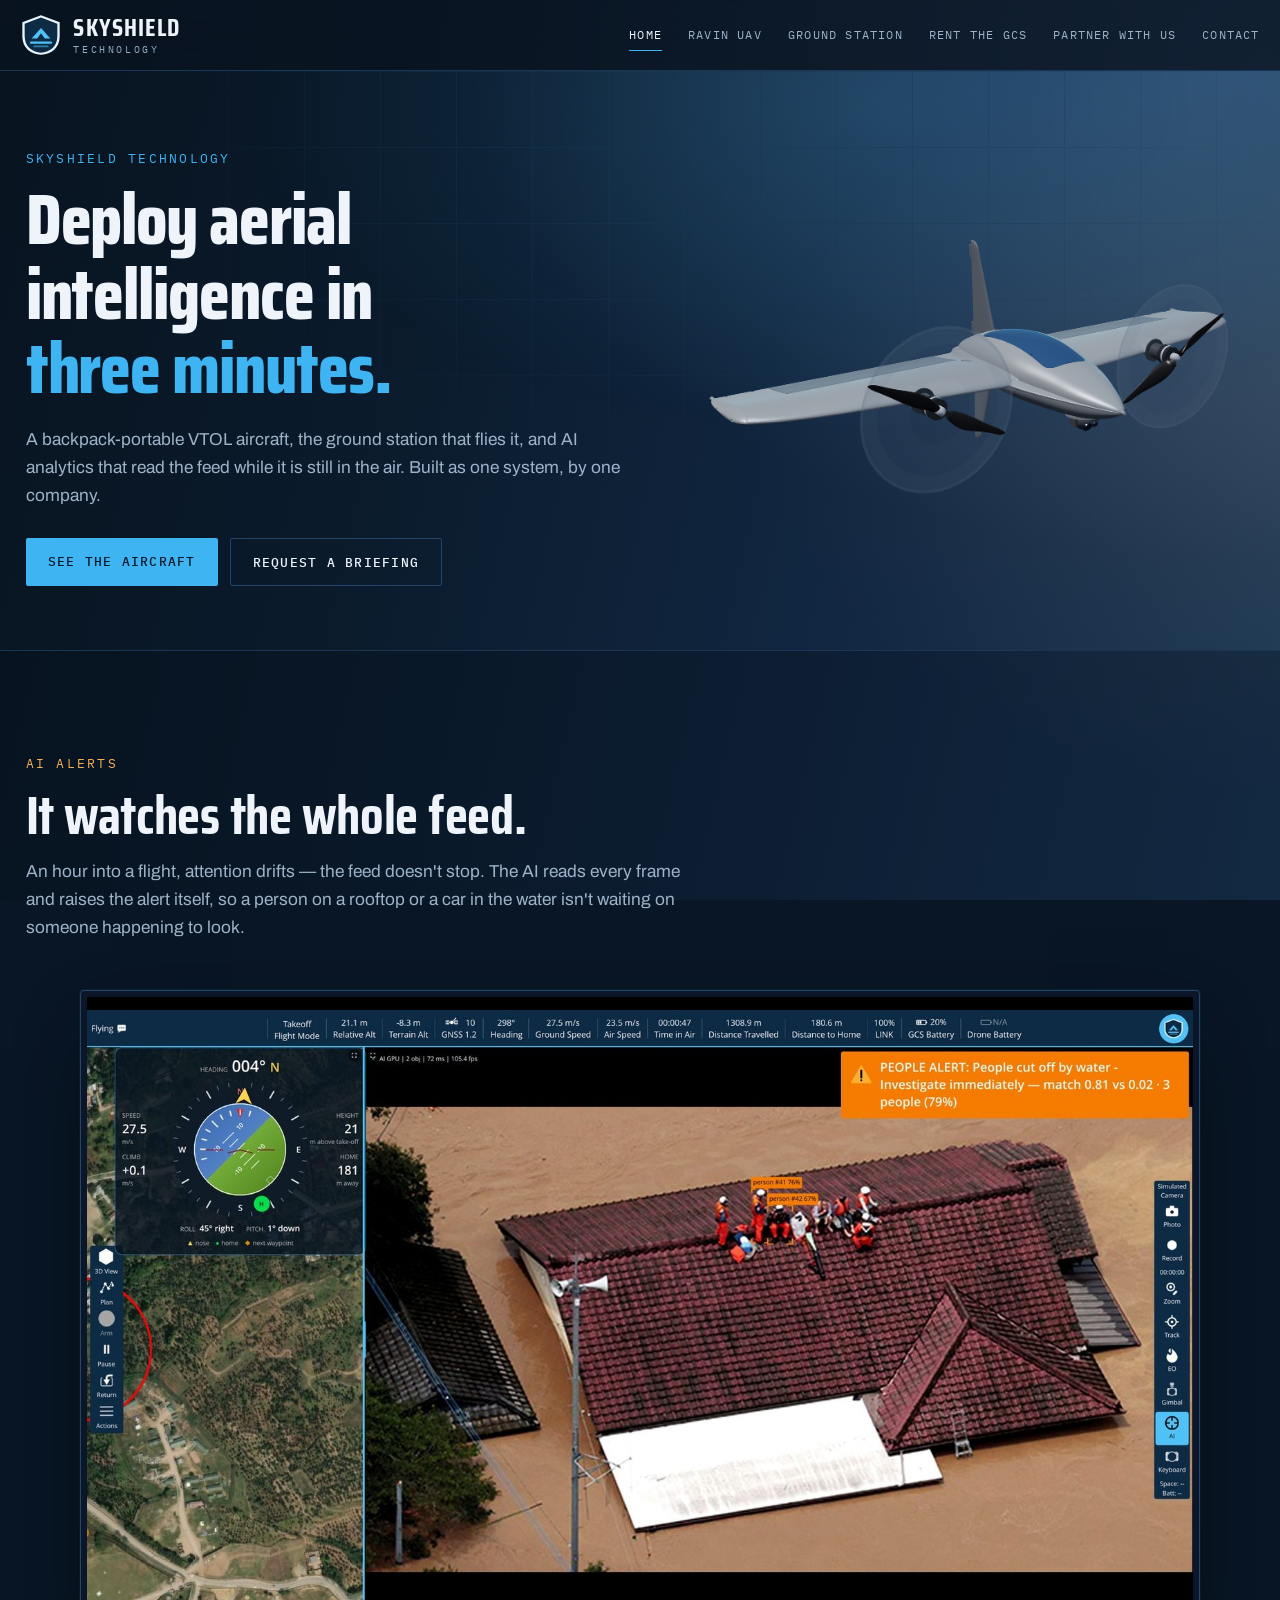
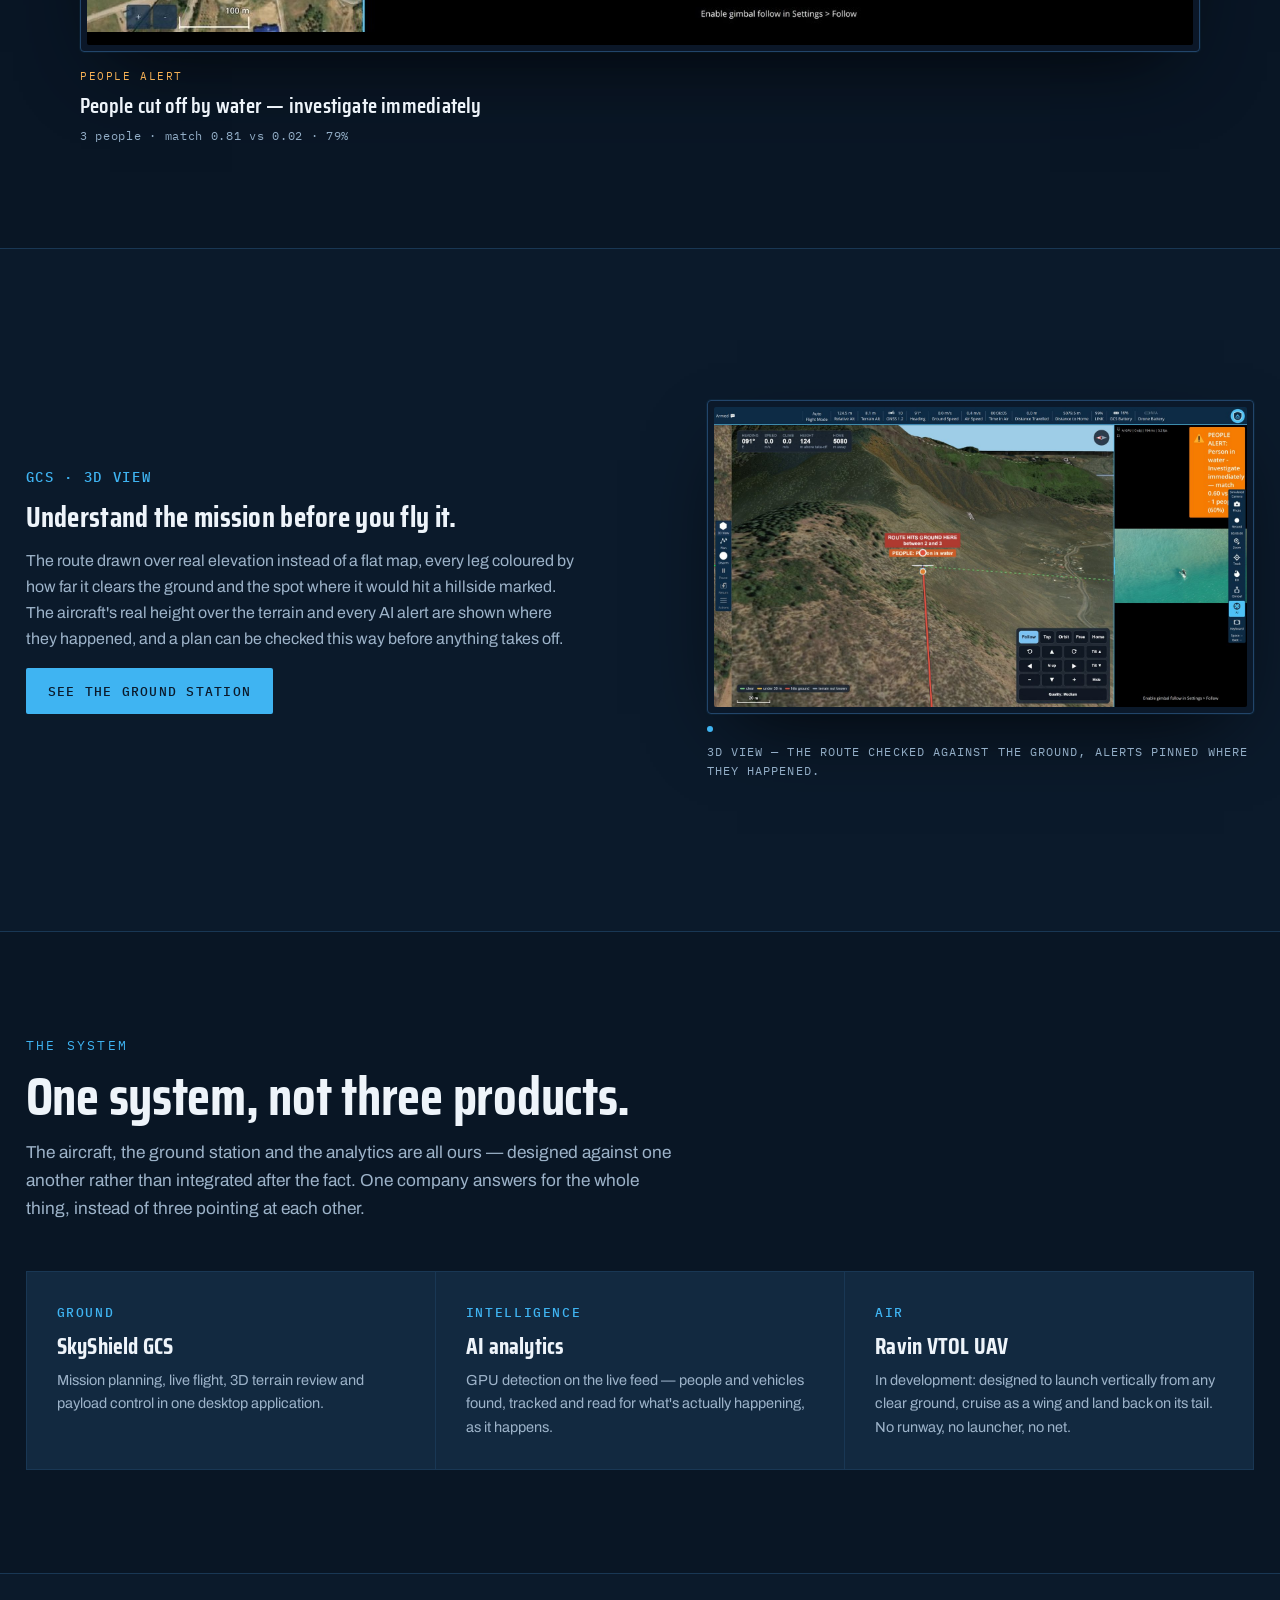
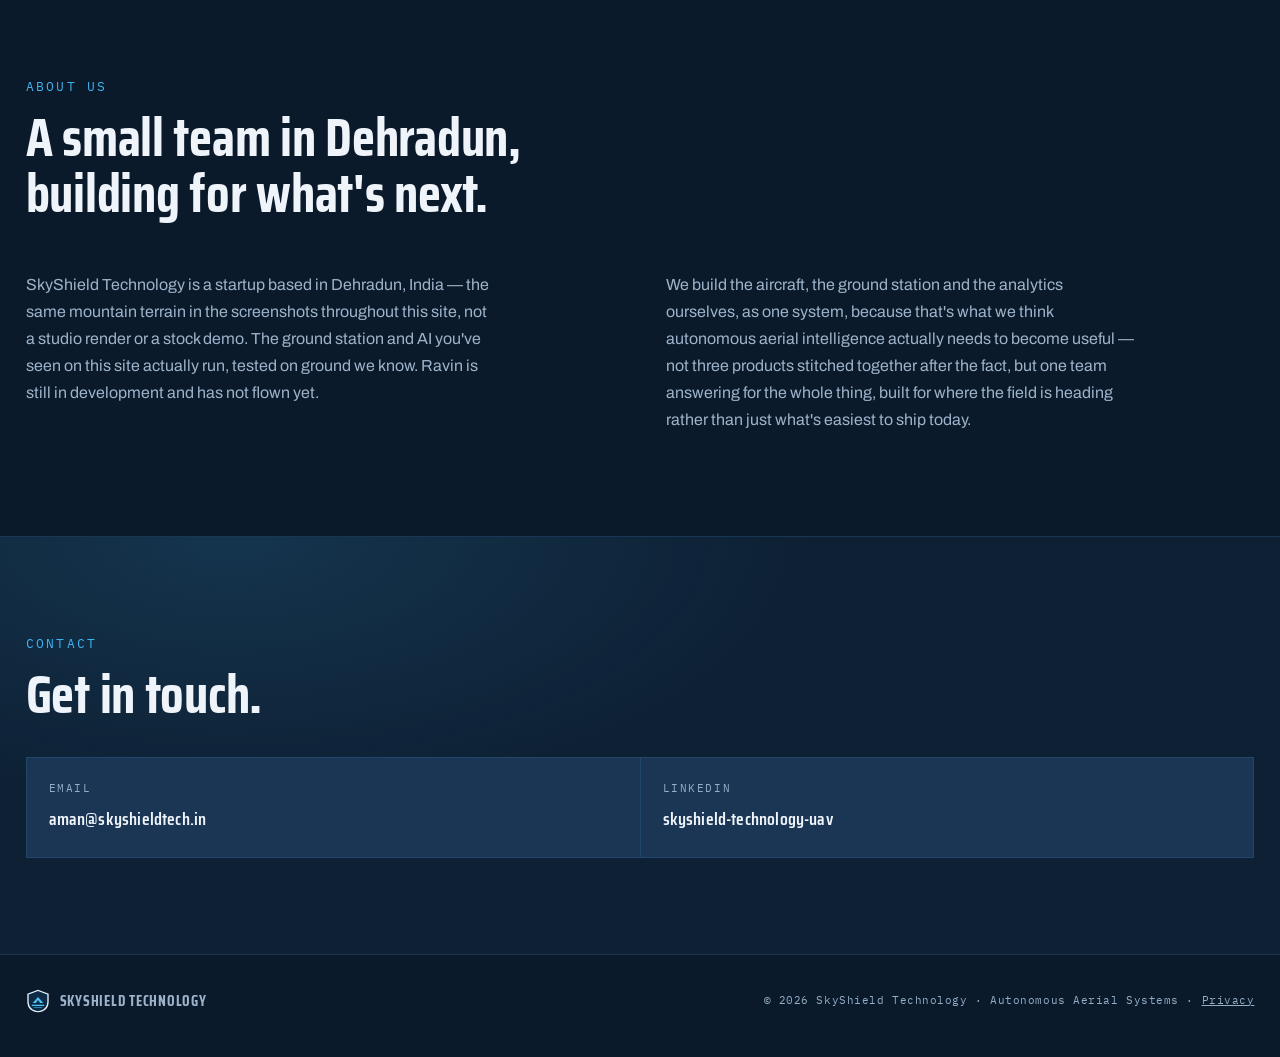
<file: index.html>
<!DOCTYPE html>
<html lang="en">
<head>
<meta charset="utf-8">
<meta name="viewport" content="width=device-width, initial-scale=1">
<title>SkyShield Technology</title>
<meta name="description" content="SkyShield Technology builds the Ravin VTOL UAV, the SkyShield ground control station and an on-GPU AI analytics system — aerial intelligence deployed in three minutes.">
<link rel="icon" href="assets/logo.svg">
<link rel="preconnect" href="https://fonts.googleapis.com">
<link rel="preconnect" href="https://fonts.gstatic.com" crossorigin>
<link rel="stylesheet" href="https://fonts.googleapis.com/css2?family=Saira+Condensed:wght@600;700;800&family=Archivo:wght@400;500;600&family=IBM+Plex+Mono:wght@400;500&display=swap">
<link rel="stylesheet" href="assets/site.css">
<script>document.documentElement.classList.add('js')</script>
</head>
<body>

<header>
  <div class="navbar">
    <a class="brand" href="index.html">
      <img src="assets/logo.svg" alt="">
      <span class="brand-name">
        <b>Sky<i>Shield</i></b>
        <span>Technology</span>
      </span>
    </a>
    <nav class="links" id="siteNav" aria-label="Main">
      <a href="index.html" aria-current="page">Home</a>
      <a href="ravin.html">Ravin UAV</a>
      <a href="gcs.html">Ground Station</a>
      <a href="rent.html">Rent the GCS</a>
      <a href="partner.html">Partner With Us</a>
    </nav>
    <a class="nav-contact" href="#contact">Contact</a>
    <button class="nav-toggle" type="button" aria-expanded="false" aria-controls="siteNav" aria-label="Menu">
      <span></span><span></span><span></span>
    </button>
  </div>
</header>

<section class="hero">
  <div class="hero-inner">
    <div>
      <p class="eyebrow">SkyShield Technology</p>
      <h1>Deploy aerial intelligence in <em>three minutes.</em></h1>
      <p class="lede">
        A backpack-portable VTOL aircraft, the ground station that flies it, and
        AI analytics that read the feed while it is still in the air. Built as
        one system, by one company.
      </p>
      <div class="actions">
        <a class="btn btn-primary" href="ravin.html">See the aircraft</a>
        <a class="btn btn-ghost" href="#contact">Request a briefing</a>
      </div>
    </div>
    <img class="hero-art" src="assets/ravin-render.png"
         alt="A design render of the Ravin V1.30 VTOL tailsitter: light grey flying-wing body with a blue canopy, two motors on the wing leading edges turning 14-inch propellers, and a camera gimbal under the nose.">
  </div>
</section>

<section class="band alt">
  <div class="wrap">
    <div class="sechead">
      <p class="eyebrow amber">AI alerts</p>
      <h2 class="h2">It watches the whole feed.</h2>
      <p class="lede">
        An hour into a flight, attention drifts — the feed doesn't stop. The AI reads
        every frame and raises the alert itself, so a person on a rooftop or a car in
        the water isn't waiting on someone happening to look.
      </p>
    </div>

    <!-- Captions are real markup rather than data- attributes on the slides: with the
         script absent, the image and caption already carrying "active" are the ones that
         show, so this degrades to a single captioned screenshot rather than an empty
         frame or an unlabelled one. -->
    <div class="alertshow" id="alertShow">
      <div class="screenframe">
        <div class="alertstage">
          <img loading="lazy" decoding="async" class="active" src="assets/alert-people-rooftop.jpg"
               alt="The ground station with an aircraft flying: its position and instruments on the map at the left, and on the video a flooded house with three people in orange gear on the roof, each boxed as a person, under an orange alert reading 'PEOPLE ALERT: People cut off by water - investigate immediately', 3 people, 79 percent.">
          <img src="assets/alert-people-swimmer.jpg" loading="lazy"
               alt="The ground station with an aircraft flying: its position and instruments on the map at the left, and on the video open turquoise water with a single swimmer boxed as a person, under an orange alert reading 'PEOPLE ALERT: Person in water - investigate immediately', 1 person, 74 percent.">
          <img src="assets/alert-vehicle-water.jpg" loading="lazy"
               alt="A top-down view of a pale blue car stranded in brown floodwater beside a submerged roadway, wake streaming past it. The car is boxed and labelled car #351 at 94 percent. An amber banner reads 'VEHICLE ALERT: Vehicle in water - Investigate - occupants unknown — match 0.73 vs 0.24 · 1 vehicles · Flooding 0.70 (48%)'.">
          <img src="assets/alert-vehicle-fire.jpg" loading="lazy"
               alt="An overhead view of a car park where an articulated tanker is alight, black smoke streaming across the tarmac. Two fire engines already on scene are boxed and labelled at 62 and 66 percent, the burning trailer at 56 percent. An amber banner reads 'VEHICLE ALERT: Vehicle on fire - Investigate for occupants — match 0.84 vs 0.00 · 1 people · Fire seen 0.48 (84%)'.">
          <img src="assets/alert-fire-wildfire.jpg" loading="lazy"
               alt="Woodland seen from directly above, pale smoke drifting in sheets across burnt ground with small fronts of open flame showing orange between the trees and a cluster of outbuildings near the centre. An amber banner reads 'FIRE ALERT: Fire seen - Investigate extent — match 0.47 vs 0.00 (47%)'.">
        </div>
      </div>

      <div class="alertcaps">
        <div class="acap active">
          <span class="atype">People alert</span>
          <b>People cut off by water — investigate immediately</b>
          <span class="ameta">3 people · match 0.81 vs 0.02 · 79%</span>
        </div>
        <div class="acap">
          <span class="atype">People alert</span>
          <b>Person in water — investigate immediately</b>
          <span class="ameta">1 person · match 0.74 vs 0.00 · 74%</span>
        </div>
        <div class="acap">
          <span class="atype">Vehicle alert</span>
          <b>Vehicle in water — occupants unknown</b>
          <span class="ameta">1 vehicle · flooding 0.70 · match 0.73 vs 0.24 · 48%</span>
        </div>
        <div class="acap">
          <span class="atype">Vehicle alert</span>
          <b>Vehicle on fire — investigate for occupants</b>
          <span class="ameta">1 person · fire seen 0.48 · match 0.84 vs 0.00 · 84%</span>
        </div>
        <div class="acap">
          <span class="atype">Fire alert</span>
          <b>Fire seen — investigate extent</b>
          <span class="ameta">match 0.47 vs 0.00 · 47%</span>
        </div>
      </div>
    </div>
  </div>
</section>

<section class="band">
  <div class="wrap">
    <div class="window flip">
      <div class="window-body">
        <span class="winlabel">GCS · 3D View</span>
        <h3>Understand the mission before you fly it.</h3>
        <p class="sub">The route drawn over real elevation instead of a flat map, every leg coloured by how far it clears the ground and the spot where it would hit a hillside marked. The aircraft's real height over the terrain and every AI alert are shown where they happened, and a plan can be checked this way before anything takes off.</p>
        <div class="actions">
          <a class="btn btn-primary" href="gcs.html">See the ground station</a>
        </div>
      </div>
      <div class="window-media">
        <div class="screenframe">
          <img loading="lazy" decoding="async" src="assets/gcs-3d-terrain.jpg"
               alt="The 3D view in flight over real mountain terrain: the leg that runs into the hillside drawn in red and marked 'Route hits ground here, between 2 and 3', a people alert pinned on the terrain where it was raised, and the Follow, Top, Orbit, Free and Home camera buttons at the bottom right.">
        </div>
        <p class="shot-cap">3D View — the route checked against the ground, alerts pinned where they happened.</p>
      </div>
    </div>
  </div>
</section>

<section class="band alt">
  <div class="wrap">
    <div class="sechead">
      <p class="eyebrow">The system</p>
      <h2 class="h2">One system, not three products.</h2>
      <p class="lede">
        The aircraft, the ground station and the analytics are all ours — designed
        against one another rather than integrated after the fact. One company
        answers for the whole thing, instead of three pointing at each other.
      </p>
    </div>

    <div class="grid c3">
      <div class="cell">
        <span class="tag">Ground</span>
        <h3>SkyShield GCS</h3>
        <p>Mission planning, live flight, 3D terrain review and payload control in one desktop application.</p>
      </div>
      <div class="cell">
        <span class="tag">Intelligence</span>
        <h3>AI analytics</h3>
        <p>GPU detection on the live feed — people and vehicles found, tracked and read for what's actually happening, as it happens.</p>
      </div>
      <div class="cell">
        <span class="tag">Air</span>
        <h3>Ravin VTOL UAV</h3>
        <p>In development: designed to launch vertically from any clear ground, cruise as a wing and land back on its tail. No runway, no launcher, no net.</p>
      </div>
    </div>
  </div>
</section>

<section class="band">
  <div class="wrap">
    <div class="sechead">
      <p class="eyebrow">About us</p>
      <h2 class="h2">A small team in Dehradun, building for what's next.</h2>
    </div>
    <div class="prose2">
      <p>SkyShield Technology is a startup based in Dehradun, India — the same
      mountain terrain in the screenshots throughout this site, not a studio
      render or a stock demo. The ground station and AI you've seen on this
      site actually run, tested on ground we know. Ravin is still in
      development and has not flown yet.</p>
      <p>We build the aircraft, the ground station and the analytics ourselves,
      as one system, because that's what we think autonomous aerial intelligence
      actually needs to become useful — not three products stitched together
      after the fact, but one team answering for the whole thing, built for
      where the field is heading rather than just what's easiest to ship today.</p>
    </div>
  </div>
</section>

<section class="contact" id="contact">
  <div class="wrap">
    <p class="eyebrow">Contact</p>
    <h2 class="h2">Get in touch.</h2>
    <div class="cbox">
      <div><span>Email</span><a href="mailto:aman@skyshieldtech.in">aman@skyshieldtech.in</a></div>
      <div><span>LinkedIn</span><a href="https://www.linkedin.com/company/skyshield-technology-uav/"
           target="_blank" rel="noopener">skyshield-technology-uav</a></div>
    </div>
  </div>
</section>

<footer>
  <div class="wrap">
    <div class="fbrand"><img src="assets/logo.svg" alt=""><b>SkyShield Technology</b></div>
    <div class="note">© 2026 SkyShield Technology · Autonomous Aerial Systems · <a href="privacy.html">Privacy</a></div>
  </div>
</footer>

<script src="assets/analytics.js"></script>
<script src="assets/site.js"></script>
</body>
</html>
</file>
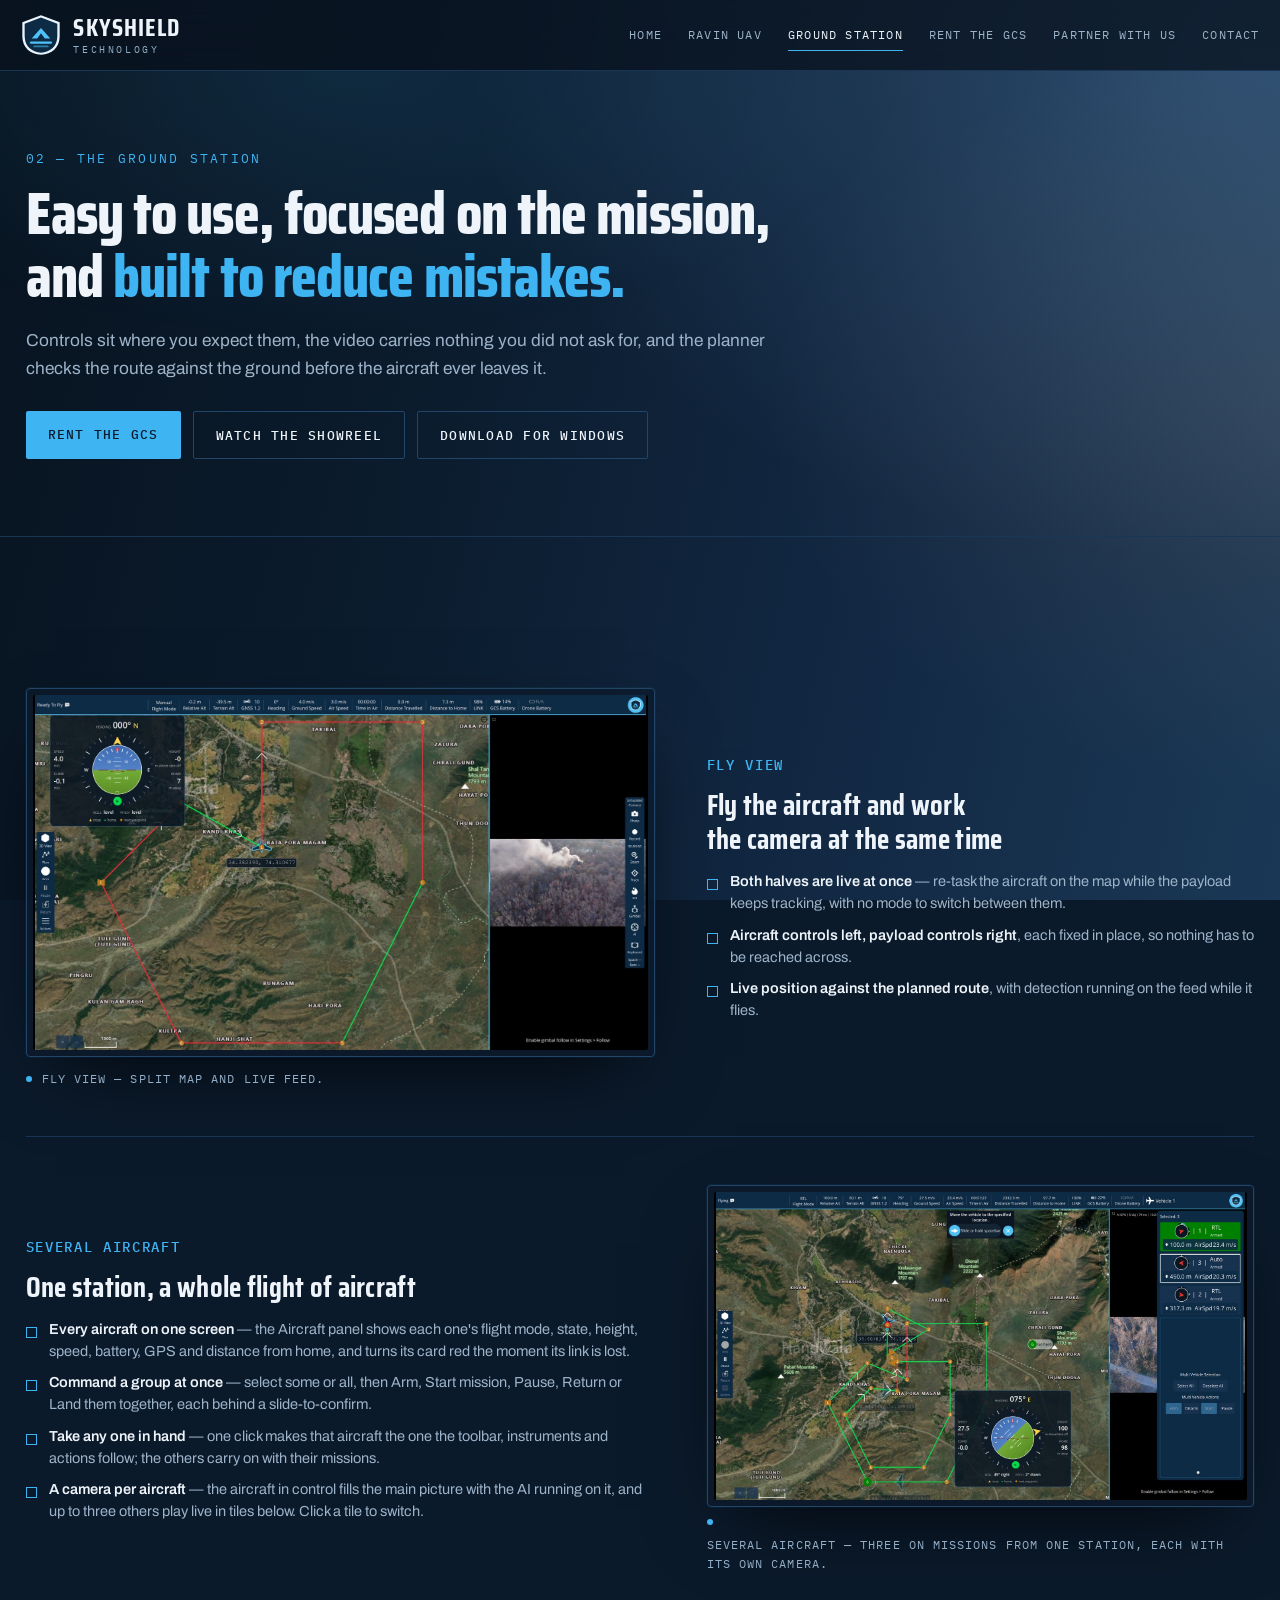
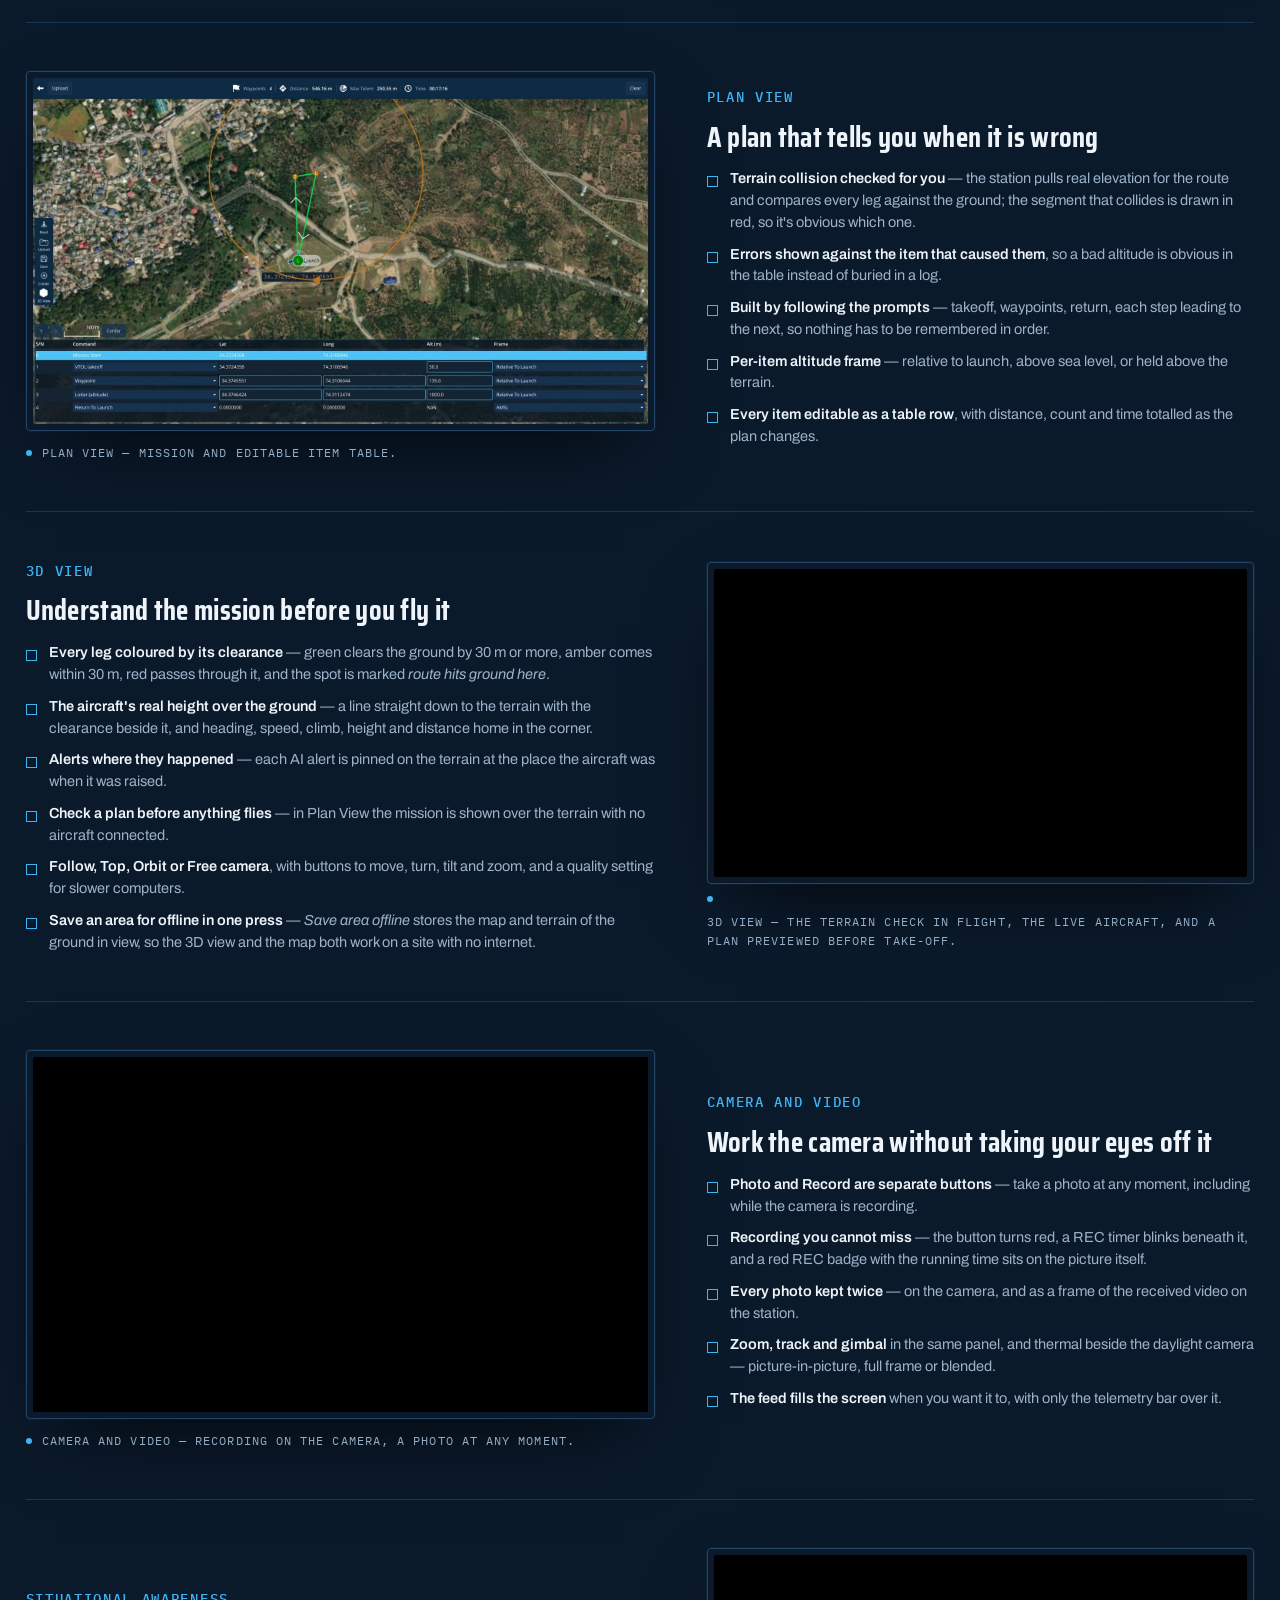
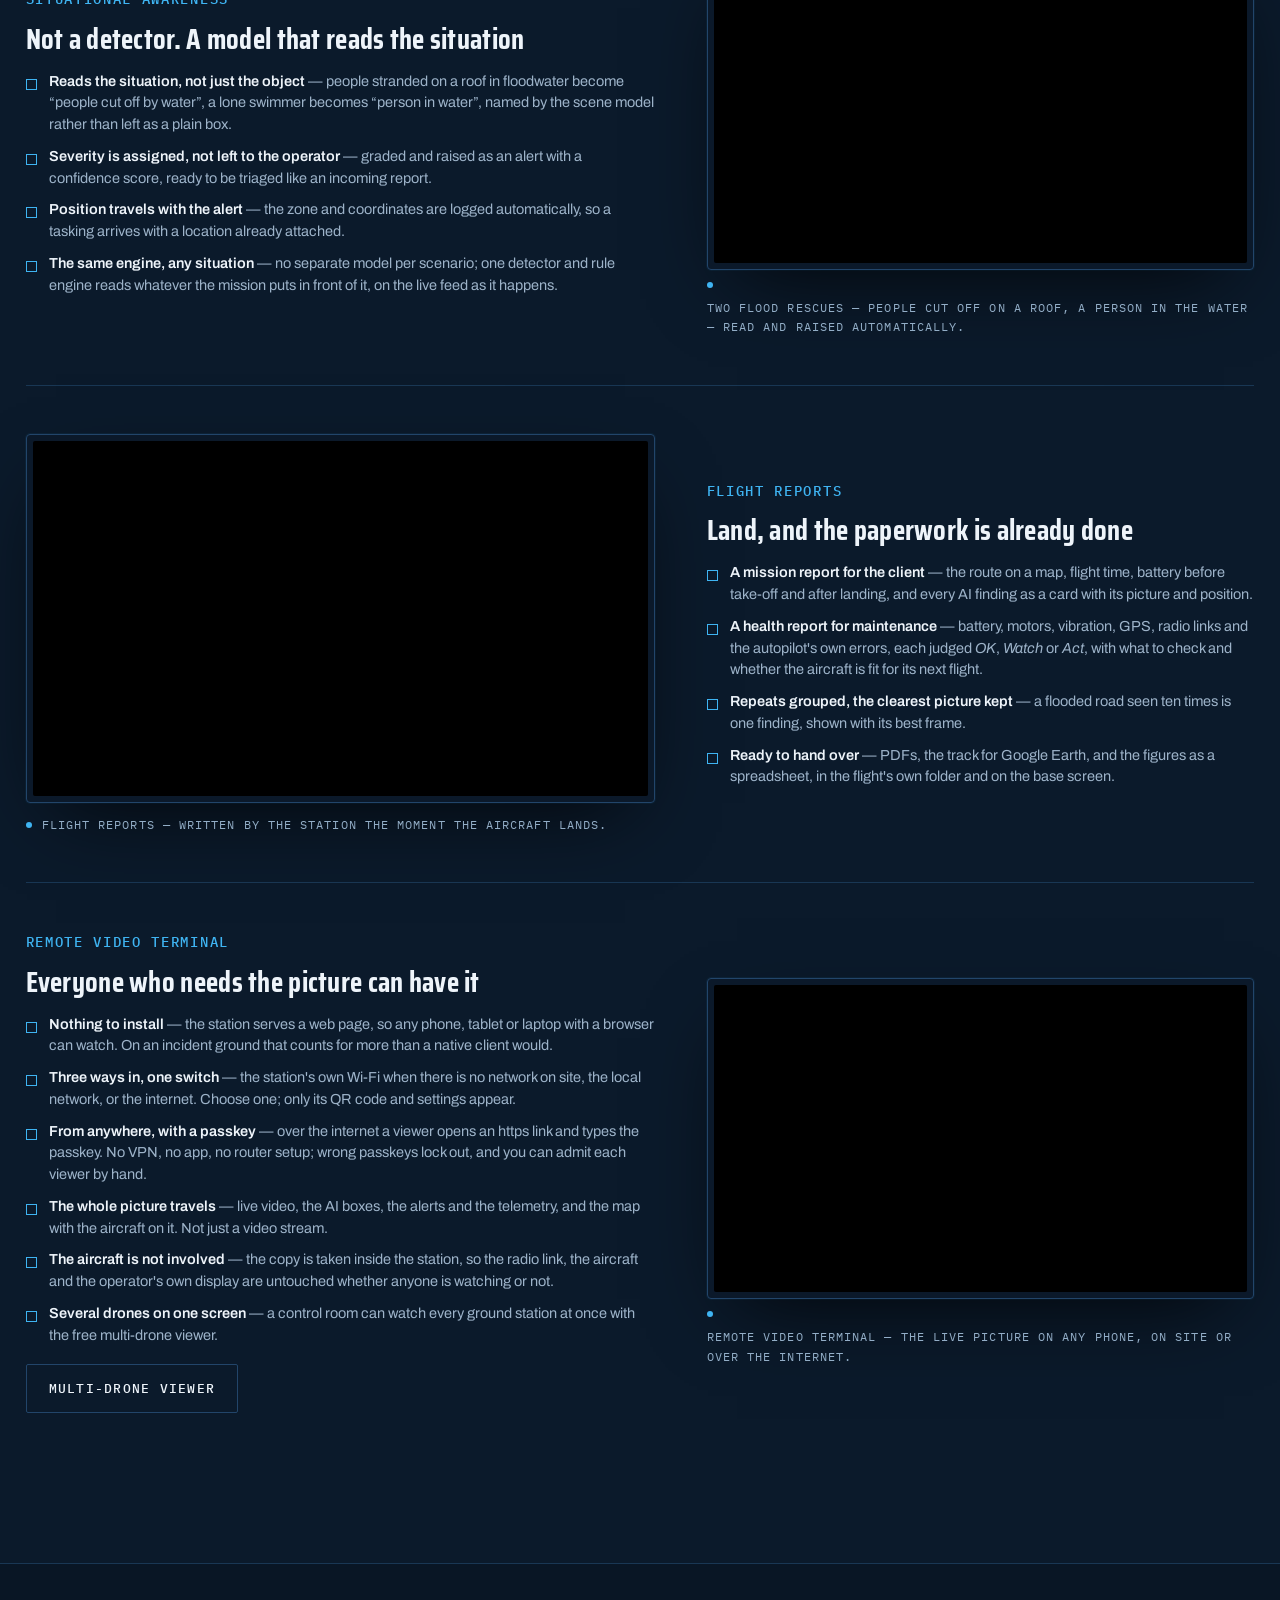
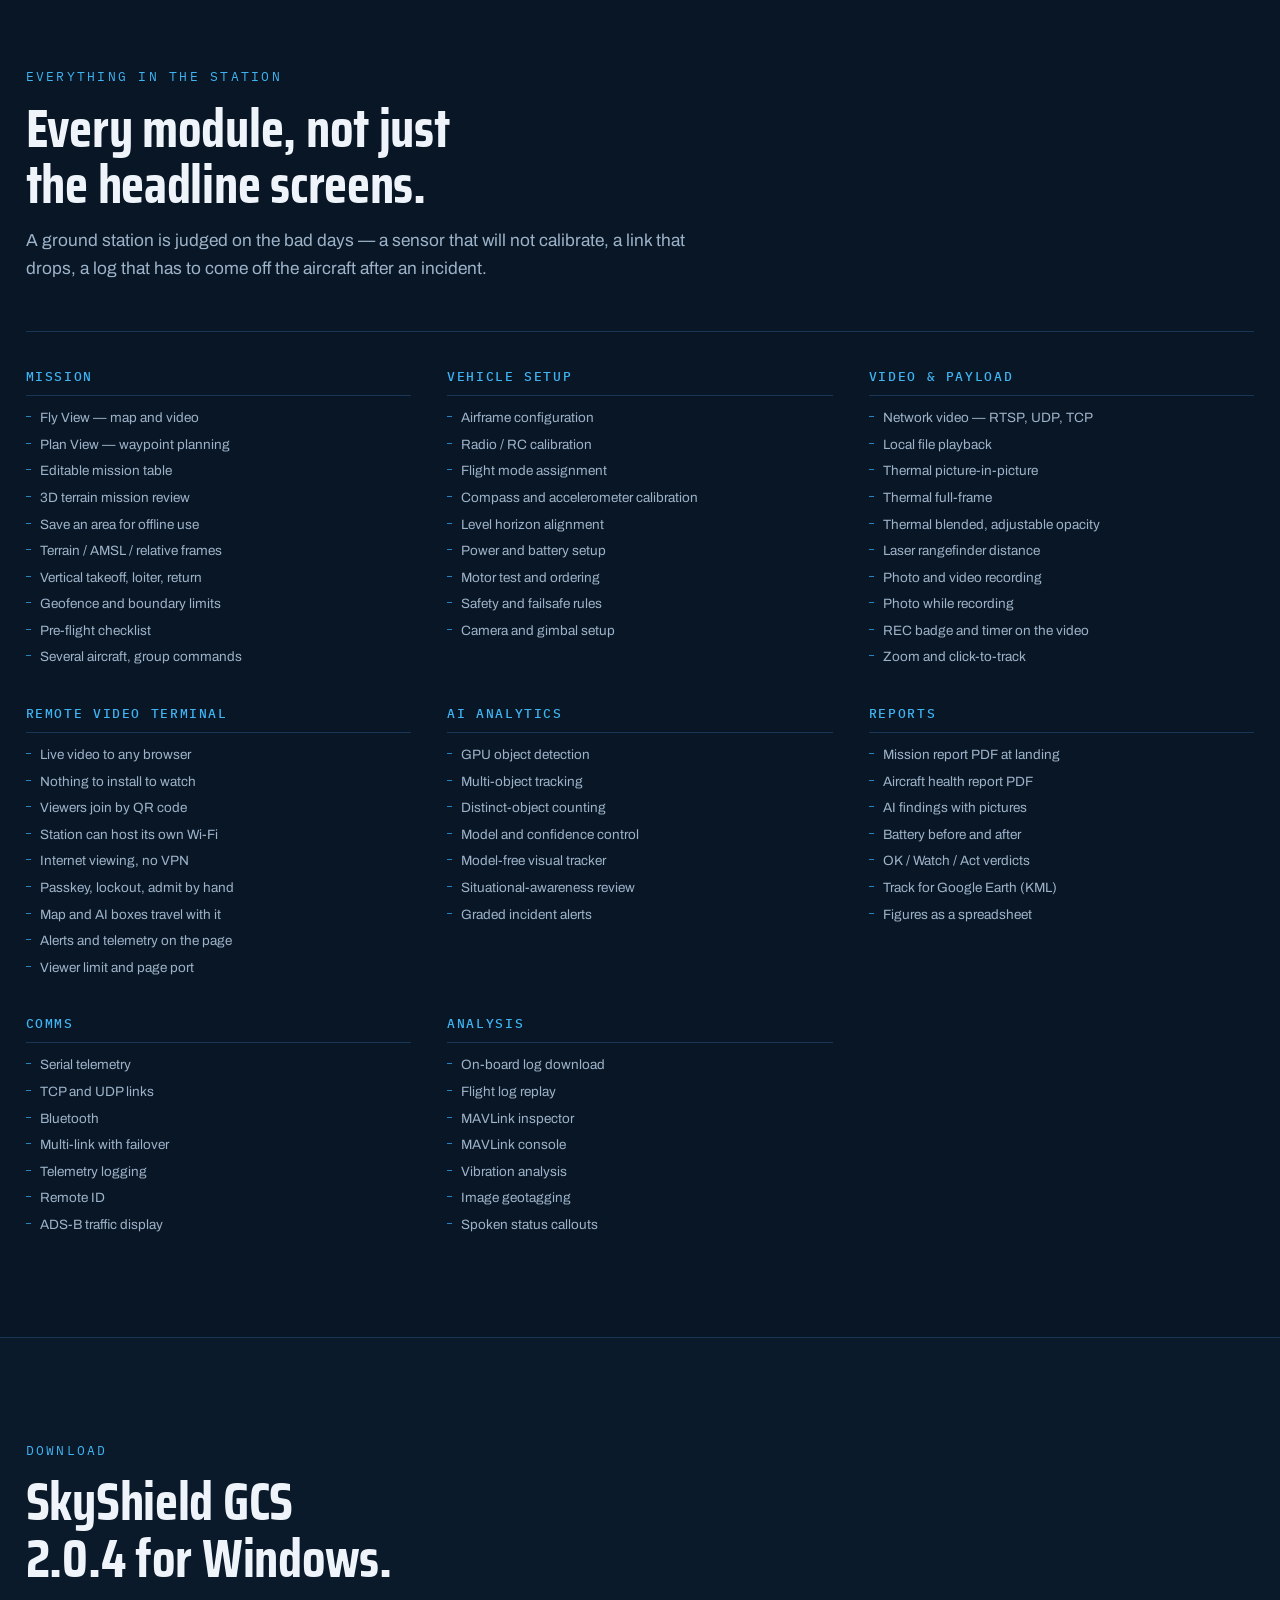
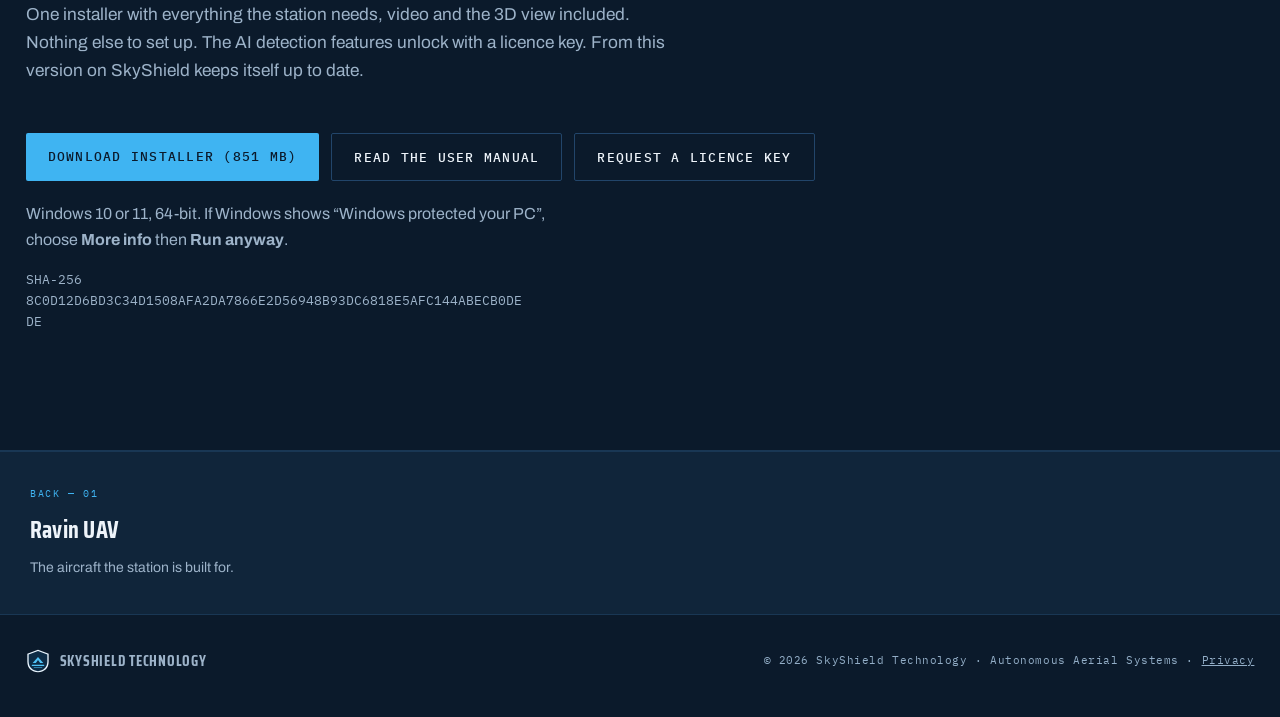
<file: gcs.html>
<!DOCTYPE html>
<html lang="en">
<head>
<meta charset="utf-8">
<meta name="viewport" content="width=device-width, initial-scale=1">
<title>SkyShield GCS — SkyShield Technology</title>
<meta name="description" content="The SkyShield ground control station: mission planning with terrain-aware altitudes, 3D review over real terrain, live map and video, payload control and analytics in one desktop application.">
<link rel="icon" href="assets/logo.svg">
<link rel="preconnect" href="https://fonts.googleapis.com">
<link rel="preconnect" href="https://fonts.gstatic.com" crossorigin>
<link rel="stylesheet" href="https://fonts.googleapis.com/css2?family=Saira+Condensed:wght@600;700;800&family=Archivo:wght@400;500;600&family=IBM+Plex+Mono:wght@400;500&display=swap">
<link rel="stylesheet" href="assets/site.css">
<script>document.documentElement.classList.add('js')</script>
</head>
<body>

<header>
  <div class="navbar">
    <a class="brand" href="index.html">
      <img src="assets/logo.svg" alt="">
      <span class="brand-name"><b>Sky<i>Shield</i></b><span>Technology</span></span>
    </a>
    <nav class="links" id="siteNav" aria-label="Main">
      <a href="index.html">Home</a>
      <a href="ravin.html">Ravin UAV</a>
      <a href="gcs.html" aria-current="page">Ground Station</a>
      <a href="rent.html">Rent the GCS</a>
      <a href="partner.html">Partner With Us</a>
    </nav>
    <a class="nav-contact" href="index.html#contact">Contact</a>
    <button class="nav-toggle" type="button" aria-expanded="false" aria-controls="siteNav" aria-label="Menu">
      <span></span><span></span><span></span>
    </button>
  </div>
</header>

<section class="pagehead">
  <div class="wrap">
    <p class="eyebrow">02 — The ground station</p>
    <h1>Easy to use, focused on the mission, and <em>built to reduce mistakes.</em></h1>
    <p class="lede">
      Controls sit where you expect them, the video carries nothing you did not ask
      for, and the planner checks the route against the ground before the aircraft
      ever leaves it.
    </p>
    <div class="actions" style="margin-top:28px">
      <a class="btn btn-primary" href="rent.html">Rent the GCS</a>
      <a class="btn btn-ghost" href="rent.html#showreel">Watch the showreel</a>
      <a class="btn btn-ghost" href="#download">Download for Windows</a>
    </div>
  </div>
</section>

<section class="band" id="walkthrough">
  <div class="wrap">

    <div class="window">
      <div class="window-media">
        <div class="screenframe">
          <div class="rotator">
            <img class="active" src="assets/gcs-fly-split.jpg"
                 alt="Fly View with the aircraft ready on the ground: the satellite map with its mission and the attitude display on the left, and on the right the live camera over a quarry with two haul trucks boxed by the AI, telemetry across the top and the camera panel at the right edge.">
            <img loading="lazy" decoding="async" src="assets/gcs-fly-map.jpg"
                 alt="Fly View in full-map mode: a mission drawn over mountain villages, the aircraft at its position with heading, speed, climb and height in the instrument panel, and the camera picture in a strip at the right.">
          </div>
        </div>
        <p class="shot-cap">Fly View — split map and live feed.</p>
      </div>
      <div class="window-body">
        <span class="winlabel">Fly View</span>
        <h3>Fly the aircraft and work the camera at the same time</h3>
        <ul class="ticks">
          <li><b>Both halves are live at once</b> — re-task the aircraft on the map while the payload keeps tracking, with no mode to switch between them.</li>
          <li><b>Aircraft controls left, payload controls right</b>, each fixed in place, so nothing has to be reached across.</li>
          <li><b>Live position against the planned route</b>, with detection running on the feed while it flies.</li>
        </ul>
      </div>
    </div>

    <div class="window flip">
      <div class="window-media">
        <div class="screenframe">
          <div class="rotator">
            <img loading="lazy" decoding="async" class="active" src="assets/gcs-multi-panel.jpg"
                 alt="Three simulated aircraft flown from one station: the Aircraft panel lists Ravin 001, Ravin 007 and Ravin 002 with their flight modes, state, height, speed, battery and distance from home, with group buttons for Arm, Start, Pause, Return, Land and Disarm. The aircraft in control fills the video with a mountain road and people boxed by the AI; the other two aircraft's cameras play in tiles below.">
            <img loading="lazy" decoding="async" src="assets/gcs-multi-map.jpg"
                 alt="Three aircraft on their own missions over mountain terrain, each drawn with its route on the map, the selected aircraft's instruments in a floating panel and the multi-aircraft selection and group actions at the right.">
          </div>
        </div>
        <p class="shot-cap">Several aircraft — three on missions from one station, each with its own camera.</p>
      </div>
      <div class="window-body">
        <span class="winlabel">Several aircraft</span>
        <h3>One station, a whole flight of aircraft</h3>
        <ul class="ticks">
          <li><b>Every aircraft on one screen</b> — the Aircraft panel shows each one's flight mode, state, height, speed, battery, GPS and distance from home, and turns its card red the moment its link is lost.</li>
          <li><b>Command a group at once</b> — select some or all, then Arm, Start mission, Pause, Return or Land them together, each behind a slide-to-confirm.</li>
          <li><b>Take any one in hand</b> — one click makes that aircraft the one the toolbar, instruments and actions follow; the others carry on with their missions.</li>
          <li><b>A camera per aircraft</b> — the aircraft in control fills the main picture with the AI running on it, and up to three others play live in tiles below. Click a tile to switch.</li>
        </ul>
      </div>
    </div>

    <div class="window">
      <div class="window-media">
        <div class="screenframe">
          <img loading="lazy" decoding="async" src="assets/gcs-plan-view.jpg"
               alt="Plan View: a mission of a VTOL takeoff, a waypoint, a loiter and a return to launch drawn over satellite imagery of a hillside village, with the editable mission table below listing command, latitude, longitude, altitude and altitude frame for every item.">
        </div>
        <p class="shot-cap">Plan View — mission and editable item table.</p>
      </div>
      <div class="window-body">
        <span class="winlabel">Plan View</span>
        <h3>A plan that tells you when it is wrong</h3>
        <ul class="ticks">
          <li><b>Terrain collision checked for you</b> — the station pulls real elevation for the route and compares every leg against the ground; the segment that collides is drawn in red, so it's obvious which one.</li>
          <li><b>Errors shown against the item that caused them</b>, so a bad altitude is obvious in the table instead of buried in a log.</li>
          <li><b>Built by following the prompts</b> — takeoff, waypoints, return, each step leading to the next, so nothing has to be remembered in order.</li>
          <li><b>Per-item altitude frame</b> — relative to launch, above sea level, or held above the terrain.</li>
          <li><b>Every item editable as a table row</b>, with distance, count and time totalled as the plan changes.</li>
        </ul>
      </div>
    </div>

    <div class="window flip">
      <div class="window-media">
        <div class="screenframe">
          <div class="rotator">
            <img loading="lazy" decoding="async" class="active" src="assets/gcs-3d-terrain.jpg"
                 alt="The 3D view in flight over real mountain terrain: the leg that runs into the hillside drawn in red and marked 'Route hits ground here, between 2 and 3', a people alert pinned on the terrain where it was raised, heading, speed, climb, height and distance home at the top left, the clearance colour key at the bottom and the Follow, Top, Orbit, Free and Home camera buttons at the bottom right.">
            <img loading="lazy" decoding="async" src="assets/gcs-3d-fly.jpg"
                 alt="The 3D view in the Fly View: the aircraft on the ground at the edge of a village with its mission rising from it, drawn over real terrain and satellite imagery.">
            <img loading="lazy" decoding="async" src="assets/gcs-3d-plan.jpg"
                 alt="A mission previewed in 3D in Plan View with no aircraft connected: the route climbs steeply from the valley floor to a high loiter point, with the mountain range behind it.">
          </div>
        </div>
        <p class="shot-cap">3D View — the terrain check in flight, the live aircraft, and a plan previewed before take-off.</p>
      </div>
      <div class="window-body">
        <span class="winlabel">3D View</span>
        <h3>Understand the mission before you fly it</h3>
        <ul class="ticks">
          <li><b>Every leg coloured by its clearance</b> — green clears the ground by 30 m or more, amber comes within 30 m, red passes through it, and the spot is marked <i>route hits ground here</i>.</li>
          <li><b>The aircraft's real height over the ground</b> — a line straight down to the terrain with the clearance beside it, and heading, speed, climb, height and distance home in the corner.</li>
          <li><b>Alerts where they happened</b> — each AI alert is pinned on the terrain at the place the aircraft was when it was raised.</li>
          <li><b>Check a plan before anything flies</b> — in Plan View the mission is shown over the terrain with no aircraft connected.</li>
          <li><b>Follow, Top, Orbit or Free camera</b>, with buttons to move, turn, tilt and zoom, and a quality setting for slower computers.</li>
          <li><b>Save an area for offline in one press</b> — <i>Save area offline</i> stores the map and terrain of the ground in view, so the 3D view and the map both work on a site with no internet.</li>
        </ul>
      </div>
    </div>

    <div class="window">
      <div class="window-media">
        <div class="screenframe">
          <div class="rotator">
            <img loading="lazy" decoding="async" class="active" src="assets/gcs-camera-rec.jpg"
                 alt="The Fly View while the camera records: in the camera panel at the right a red Stop button and a blinking REC timer, a red REC badge with the running time on the video, and the AI's alert banner clear of it at the top right.">
            <img loading="lazy" decoding="async" src="assets/gcs-video-mountain.jpg"
                 alt="The station in full-screen video over a mountain road, cars and pack animals visible along the route, with only the telemetry bar and camera toolbar over the picture.">
          </div>
        </div>
        <p class="shot-cap">Camera and video — recording on the camera, a photo at any moment.</p>
      </div>
      <div class="window-body">
        <span class="winlabel">Camera and video</span>
        <h3>Work the camera without taking your eyes off it</h3>
        <ul class="ticks">
          <li><b>Photo and Record are separate buttons</b> — take a photo at any moment, including while the camera is recording.</li>
          <li><b>Recording you cannot miss</b> — the button turns red, a REC timer blinks beneath it, and a red REC badge with the running time sits on the picture itself.</li>
          <li><b>Every photo kept twice</b> — on the camera, and as a frame of the received video on the station.</li>
          <li><b>Zoom, track and gimbal</b> in the same panel, and thermal beside the daylight camera — picture-in-picture, full frame or blended.</li>
          <li><b>The feed fills the screen</b> when you want it to, with only the telemetry bar over it.</li>
        </ul>
      </div>
    </div>

    <!-- One window, not two: this is still the same Video window above, not a separate
         screen. What changes is what is running on it -- the detector's output passed to
         an incident classifier and a rule engine, so the alert names the situation (a
         people cut off by water, a person in water) rather than just the object. The two real captures
         sweep on the same 3s rotator as Fly View above, rather than sitting as two
         separate window blocks, since they are two examples of one capability, not two
         different screens. -->
    <div class="window flip">
      <div class="window-media">
        <div class="screenframe">
          <div class="rotator">
            <img loading="lazy" decoding="async" class="active" src="assets/gcs-people-cut-off.jpg"
                 alt="The ground station with an aircraft flying: its position and instruments on the map at the left, and on the video a flooded house with three people in orange gear on the roof, each boxed as a person, under an orange alert reading 'PEOPLE ALERT: People cut off by water - investigate immediately', 3 people, 79 percent.">
            <img loading="lazy" decoding="async" src="assets/gcs-person-in-water.jpg"
                 alt="The ground station with an aircraft flying: its position and instruments on the map at the left, and on the video open turquoise water with a single swimmer boxed as a person, under an orange alert reading 'PEOPLE ALERT: Person in water - investigate immediately', 1 person, 74 percent.">
          </div>
        </div>
        <p class="shot-cap">Two flood rescues — people cut off on a roof, a person in the water — read and raised automatically.</p>
      </div>
      <div class="window-body">
        <span class="winlabel">Situational awareness</span>
        <h3>Not a detector. A model that reads the situation</h3>
        <ul class="ticks">
          <li><b>Reads the situation, not just the object</b> — people stranded on a roof in floodwater become &ldquo;people cut off by water&rdquo;, a lone swimmer becomes &ldquo;person in water&rdquo;, named by the scene model rather than left as a plain box.</li>
          <li><b>Severity is assigned, not left to the operator</b> — graded and raised as an alert with a confidence score, ready to be triaged like an incoming report.</li>
          <li><b>Position travels with the alert</b> — the zone and coordinates are logged automatically, so a tasking arrives with a location already attached.</li>
          <li><b>The same engine, any situation</b> — no separate model per scenario; one detector and rule engine reads whatever the mission puts in front of it, on the live feed as it happens.</li>
        </ul>
      </div>
    </div>

    <div class="window" id="reports">
      <div class="window-media">
        <div class="screenframe">
          <div class="rotator">
            <img loading="lazy" decoding="async" class="active" src="assets/gcs-report-mission.jpg"
                 alt="The first page of a SkyShield mission report: a dark banner with the aircraft and flight, the mission status, headline figures, cards for the battery before take-off and after landing, the flight time and the aircraft's messages, the flight details, and the route map with numbered findings.">
            <img loading="lazy" decoding="async" src="assets/gcs-report-findings.jpg"
                 alt="The findings page of a mission report: a summary table of what the AI found, then one card per finding with its picture, when it was seen, how sure the AI was and its position in decimal and degrees.">
            <img loading="lazy" decoding="async" src="assets/gcs-report-health.jpg"
                 alt="The first page of an aircraft health report: the fit-for-next-flight verdict in large type, and a summary with an OK, Watch or Act verdict for power, motors, vibration, navigation, control, radio links and the autopilot, with recommended actions.">
          </div>
        </div>
        <p class="shot-cap">Flight reports — written by the station the moment the aircraft lands.</p>
      </div>
      <div class="window-body">
        <span class="winlabel">Flight reports</span>
        <h3>Land, and the paperwork is already done</h3>
        <ul class="ticks">
          <li><b>A mission report for the client</b> — the route on a map, flight time, battery before take-off and after landing, and every AI finding as a card with its picture and position.</li>
          <li><b>A health report for maintenance</b> — battery, motors, vibration, GPS, radio links and the autopilot's own errors, each judged <i>OK</i>, <i>Watch</i> or <i>Act</i>, with what to check and whether the aircraft is fit for its next flight.</li>
          <li><b>Repeats grouped, the clearest picture kept</b> — a flooded road seen ten times is one finding, shown with its best frame.</li>
          <li><b>Ready to hand over</b> — PDFs, the track for Google Earth, and the figures as a spreadsheet, in the flight's own folder and on the base screen.</li>
        </ul>
      </div>
    </div>

    <div class="window flip" id="rvt">
      <div class="window-media">
        <div class="screenframe">
          <div class="rotator">
            <img loading="lazy" decoding="async" class="active" src="assets/gcs-rvt-phone.jpg"
                 alt="Two phones: the SkyShield viewer page asking for the passkey, and the live video on the phone with a person in the water boxed by the AI and the alert on screen.">
            <img loading="lazy" decoding="async" src="assets/gcs-rvt-internet.jpg"
                 alt="The Video Terminal settings: three switches for how viewers connect — this station's own Wi-Fi, the local network, or the internet — with Internet on, the passkey, a green Online status and the internet link as a QR code.">
            <img loading="lazy" decoding="async" src="assets/gcs-rvt-viewer.jpg"
                 alt="The Remote Video Terminal open in a laptop browser: Video, Map and Split views, EO and IR, Pause and AI boxes, over aerial video of a cargo ship.">
          </div>
        </div>
        <p class="shot-cap">Remote Video Terminal — the live picture on any phone, on site or over the internet.</p>
      </div>
      <div class="window-body">
        <span class="winlabel">Remote Video Terminal</span>
        <h3>Everyone who needs the picture can have it</h3>
        <ul class="ticks">
          <li><b>Nothing to install</b> — the station serves a web page, so any phone, tablet or laptop with a browser can watch. On an incident ground that counts for more than a native client would.</li>
          <li><b>Three ways in, one switch</b> — the station's own Wi-Fi when there is no network on site, the local network, or the internet. Choose one; only its QR code and settings appear.</li>
          <li><b>From anywhere, with a passkey</b> — over the internet a viewer opens an https link and types the passkey. No VPN, no app, no router setup; wrong passkeys lock out, and you can admit each viewer by hand.</li>
          <li><b>The whole picture travels</b> — live video, the AI boxes, the alerts and the telemetry, and the map with the aircraft on it. Not just a video stream.</li>
          <li><b>The aircraft is not involved</b> — the copy is taken inside the station, so the radio link, the aircraft and the operator's own display are untouched whether anyone is watching or not.</li>
          <li><b>Several drones on one screen</b> — a control room can watch every ground station at once with the free multi-drone viewer.</li>
        </ul>
        <div class="actions" style="margin-top:18px">
          <a class="btn btn-ghost" href="rvt-multi.html">Multi-drone viewer</a>
        </div>
      </div>
    </div>
  </div>
</section>

<section class="band alt">
  <div class="wrap">
    <div class="sechead">
      <p class="eyebrow">Everything in the station</p>
      <h2 class="h2">Every module, not just the headline screens.</h2>
      <p class="lede">
        A ground station is judged on the bad days — a sensor that will not calibrate,
        a link that drops, a log that has to come off the aircraft after an incident.
      </p>
    </div>

    <div class="modindex">
      <div class="modgroup">
        <span>Mission</span>
        <ul>
          <li>Fly View — map and video</li>
          <li>Plan View — waypoint planning</li>
          <li>Editable mission table</li>
          <li>3D terrain mission review</li>
          <li>Save an area for offline use</li>
          <li>Terrain / AMSL / relative frames</li>
          <li>Vertical takeoff, loiter, return</li>
          <li>Geofence and boundary limits</li>
          <li>Pre-flight checklist</li>
          <li>Several aircraft, group commands</li>
        </ul>
      </div>
      <div class="modgroup">
        <span>Vehicle setup</span>
        <ul>
          <li>Airframe configuration</li>
          <li>Radio / RC calibration</li>
          <li>Flight mode assignment</li>
          <li>Compass and accelerometer calibration</li>
          <li>Level horizon alignment</li>
          <li>Power and battery setup</li>
          <li>Motor test and ordering</li>
          <li>Safety and failsafe rules</li>
          <li>Camera and gimbal setup</li>
        </ul>
      </div>
      <div class="modgroup">
        <span>Video &amp; payload</span>
        <ul>
          <li>Network video — RTSP, UDP, TCP</li>
          <li>Local file playback</li>
          <li>Thermal picture-in-picture</li>
          <li>Thermal full-frame</li>
          <li>Thermal blended, adjustable opacity</li>
          <li>Laser rangefinder distance</li>
          <li>Photo and video recording</li>
          <li>Photo while recording</li>
          <li>REC badge and timer on the video</li>
          <li>Zoom and click-to-track</li>
        </ul>
      </div>
      <div class="modgroup">
        <span>Remote video terminal</span>
        <ul>
          <li>Live video to any browser</li>
          <li>Nothing to install to watch</li>
          <li>Viewers join by QR code</li>
          <li>Station can host its own Wi-Fi</li>
          <li>Internet viewing, no VPN</li>
          <li>Passkey, lockout, admit by hand</li>
          <li>Map and AI boxes travel with it</li>
          <li>Alerts and telemetry on the page</li>
          <li>Viewer limit and page port</li>
        </ul>
      </div>
      <div class="modgroup">
        <span>AI analytics</span>
        <ul>
          <li>GPU object detection</li>
          <li>Multi-object tracking</li>
          <li>Distinct-object counting</li>
          <li>Model and confidence control</li>
          <li>Model-free visual tracker</li>
          <li>Situational-awareness review</li>
          <li>Graded incident alerts</li>
        </ul>
      </div>
      <div class="modgroup">
        <span>Reports</span>
        <ul>
          <li>Mission report PDF at landing</li>
          <li>Aircraft health report PDF</li>
          <li>AI findings with pictures</li>
          <li>Battery before and after</li>
          <li>OK / Watch / Act verdicts</li>
          <li>Track for Google Earth (KML)</li>
          <li>Figures as a spreadsheet</li>
        </ul>
      </div>
      <div class="modgroup">
        <span>Comms</span>
        <ul>
          <li>Serial telemetry</li>
          <li>TCP and UDP links</li>
          <li>Bluetooth</li>
          <li>Multi-link with failover</li>
          <li>Telemetry logging</li>
          <li>Remote ID</li>
          <li>ADS-B traffic display</li>
        </ul>
      </div>
      <div class="modgroup">
        <span>Analysis</span>
        <ul>
          <li>On-board log download</li>
          <li>Flight log replay</li>
          <li>MAVLink inspector</li>
          <li>MAVLink console</li>
          <li>Vibration analysis</li>
          <li>Image geotagging</li>
          <li>Spoken status callouts</li>
        </ul>
      </div>
    </div>
  </div>
</section>

<!-- The installer is ~700MB, far past GitHub's 100MB per-file limit for a Pages repo, so it is not in this
     repo at all: it is an asset on this repo's GitHub Release "gcs-v2.0.4". A new version is a new release,
     plus the version, size and SHA-256 below. -->
<section class="band" id="download">
  <div class="wrap">
    <div class="sechead">
      <p class="eyebrow">Download</p>
      <h2 class="h2">SkyShield GCS 2.0.4 for Windows.</h2>
      <p class="lede">
        One installer with everything the station needs, video and the 3D view included.
        Nothing else to set up. The AI detection features unlock with a licence key.
        From this version on SkyShield keeps itself up to date.
      </p>
    </div>
    <div class="actions" style="margin-top:28px">
      <a class="btn btn-primary" href="index.html#contact">Download installer (851 MB)</a>
      <a class="btn btn-ghost" href="manual.html">Read the user manual</a>
      <a class="btn btn-ghost" href="index.html#contact">Request a licence key</a>
    </div>
    <p class="sub" style="margin-top:20px">
      Windows 10 or 11, 64-bit. If Windows shows “Windows protected your PC”, choose
      <b>More info</b> then <b>Run anyway</b>.
    </p>
    <p class="sub" style="font-family:'IBM Plex Mono',monospace;font-size:13px;overflow-wrap:anywhere">
      SHA-256 8C0D12D6BD3C34D1508AFA2DA7866E2D56948B93DC6818E5AFC144ABECB0DEDE
    </p>
  </div>
</section>

<nav class="nextnav" aria-label="Continue">
  <a href="ravin.html"><span>Back — 01</span><b>Ravin UAV</b><p>The aircraft the station is built for.</p></a>
</nav>

<footer>
  <div class="wrap">
    <div class="fbrand"><img src="assets/logo.svg" alt=""><b>SkyShield Technology</b></div>
    <div class="note">© 2026 SkyShield Technology · Autonomous Aerial Systems · <a href="privacy.html">Privacy</a></div>
  </div>
</footer>

<script src="assets/analytics.js"></script>
<script src="assets/site.js"></script>
</body>
</html>
</file>
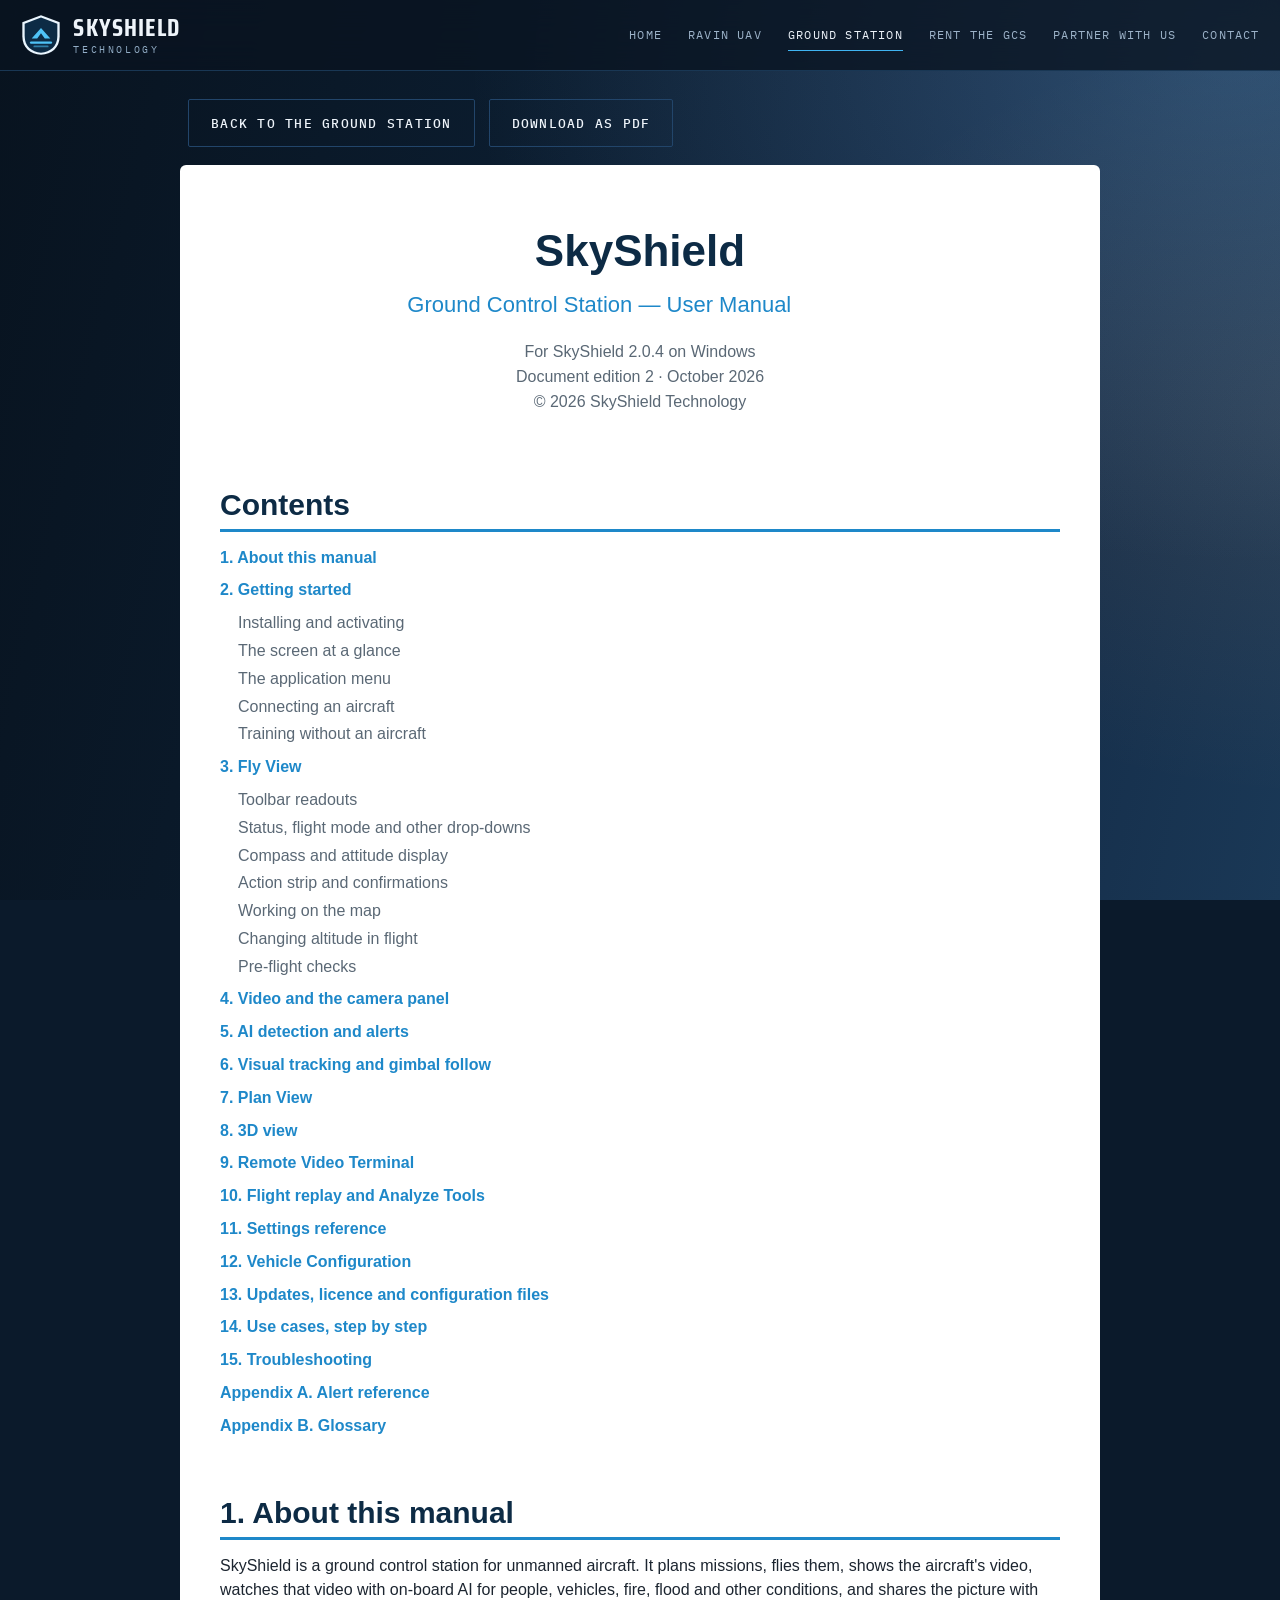
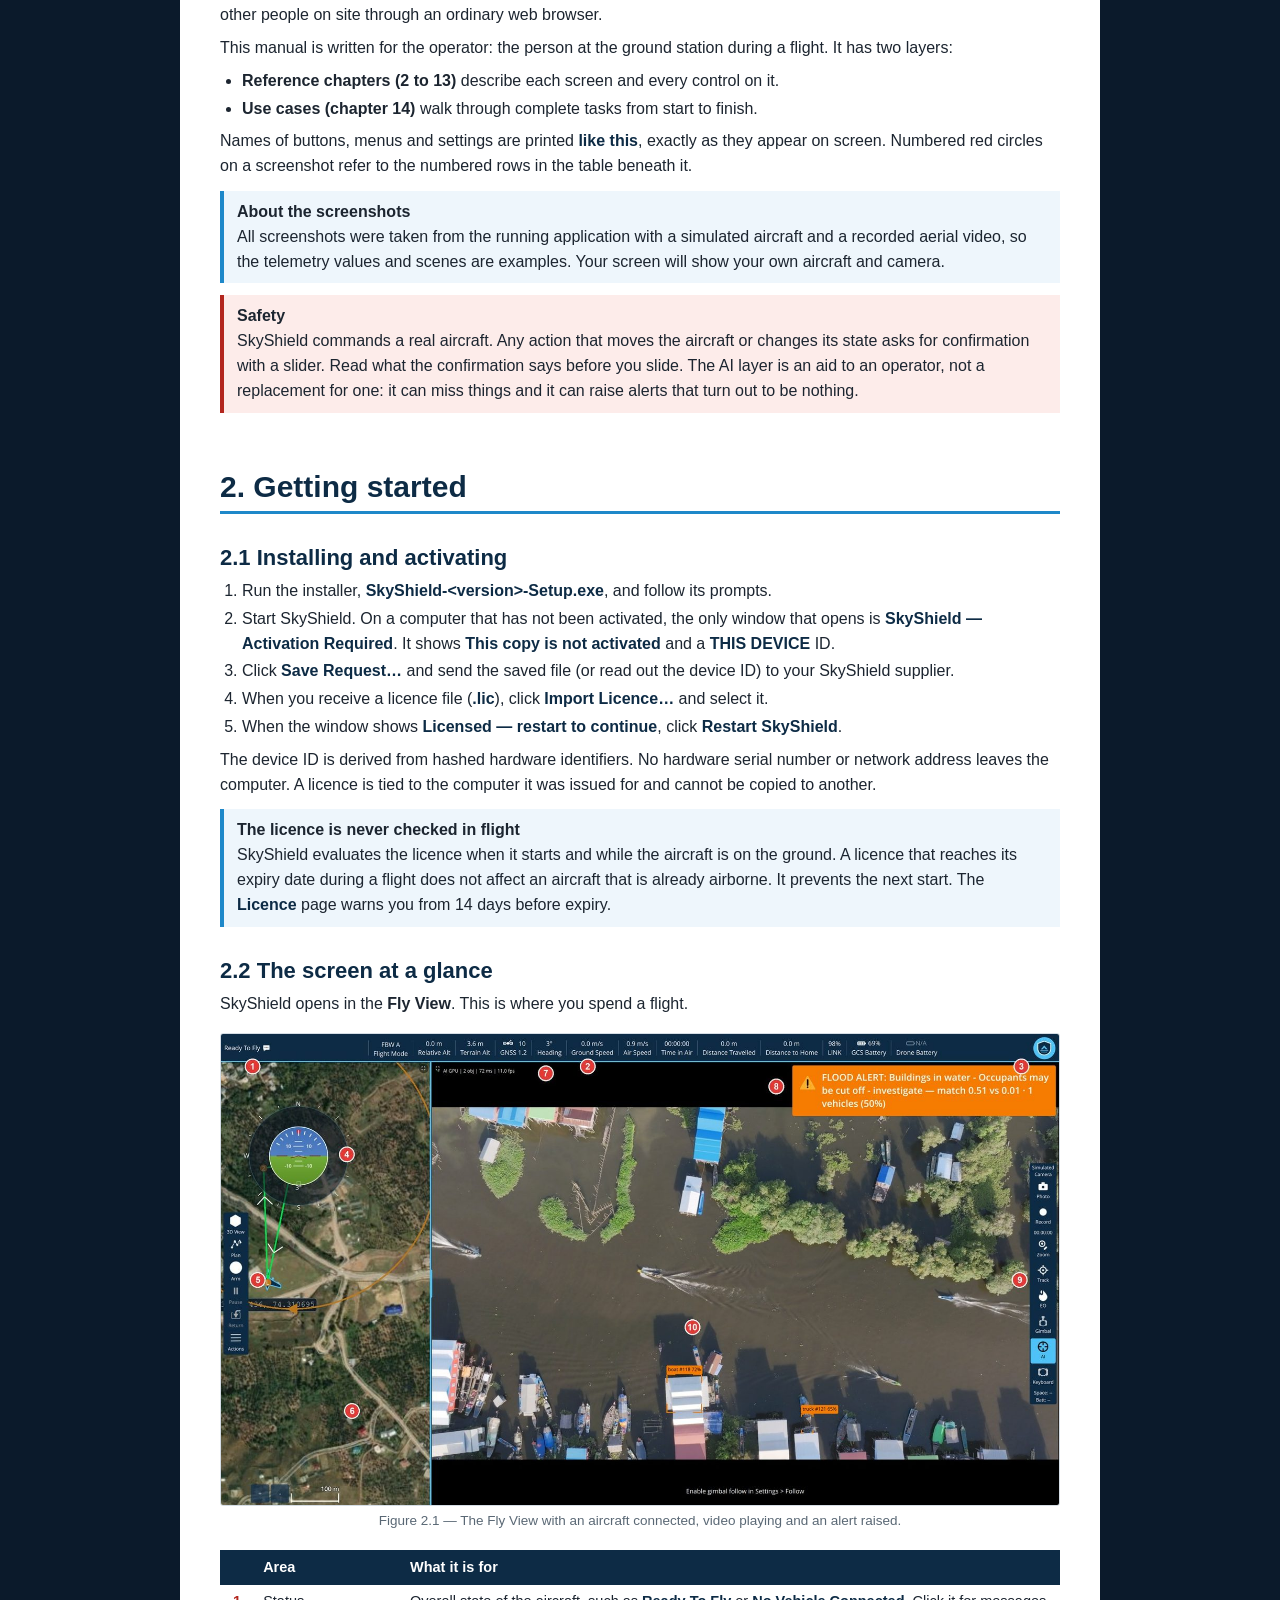
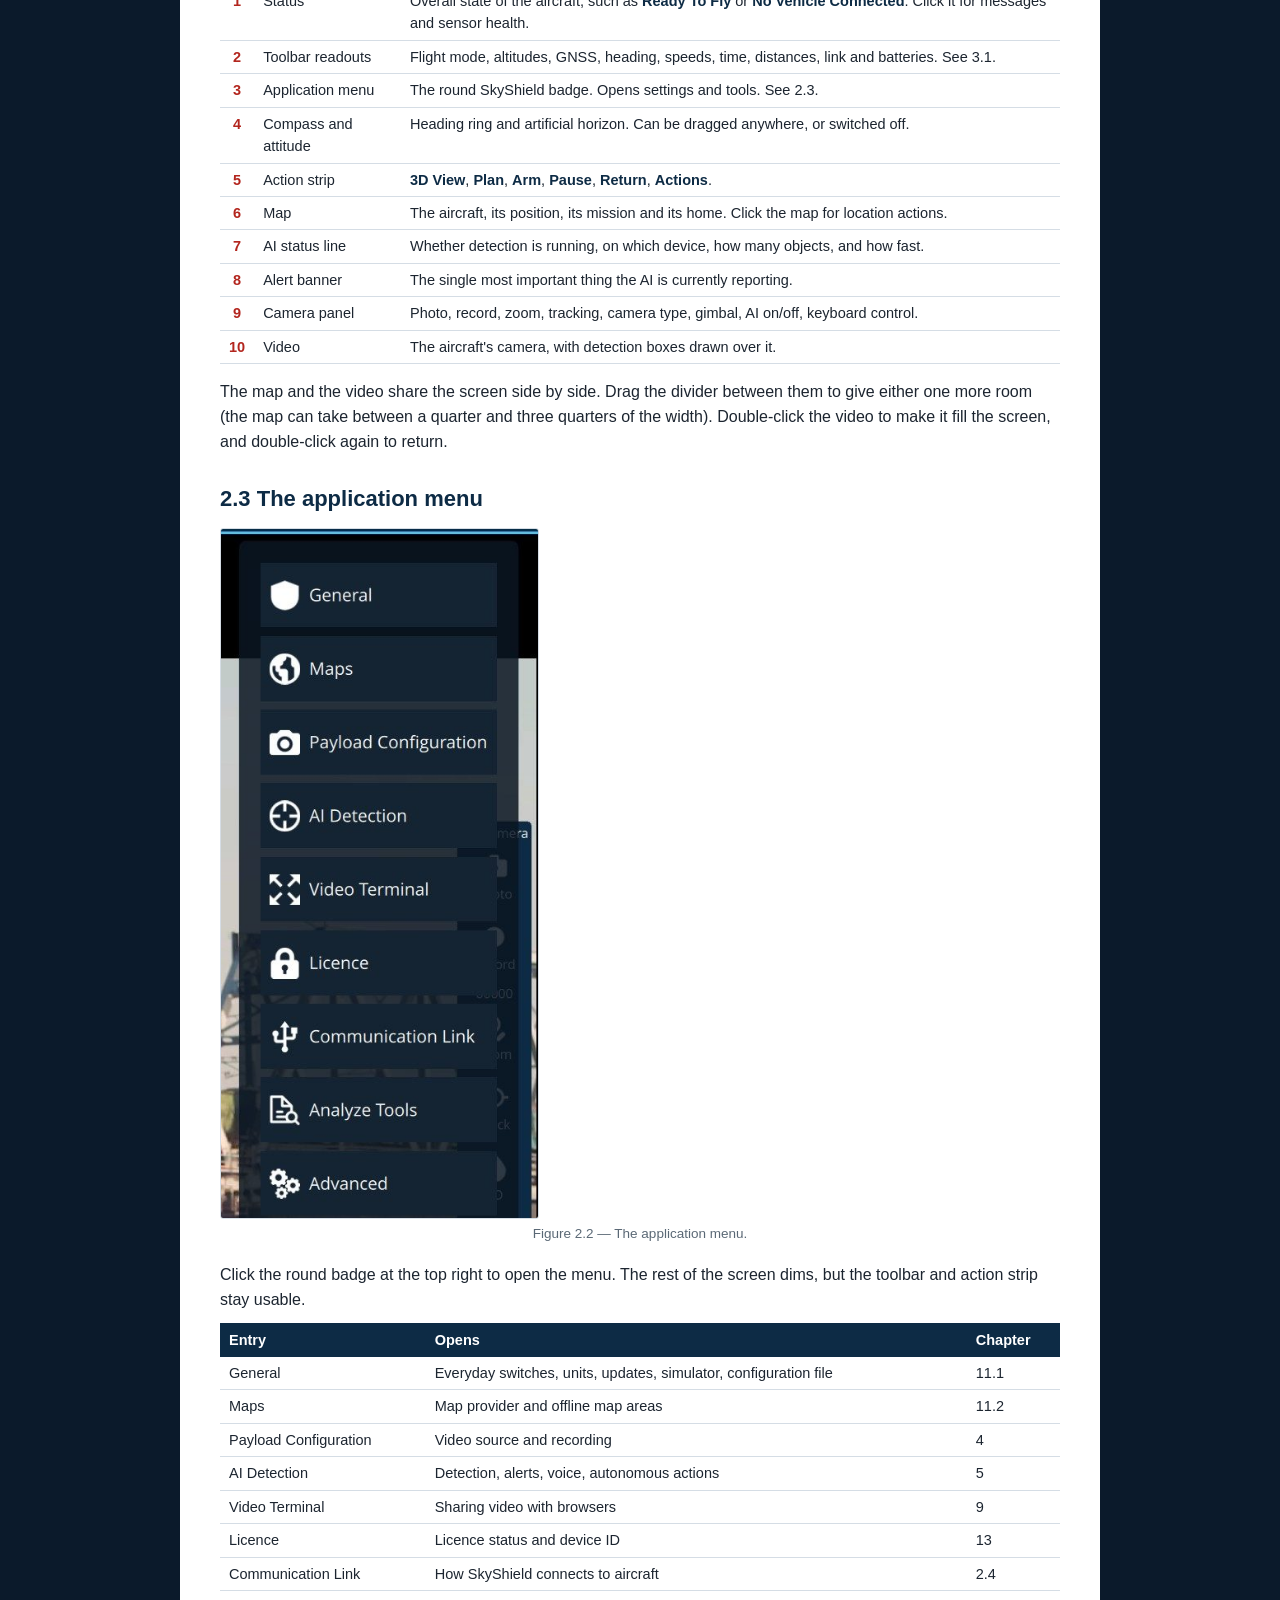
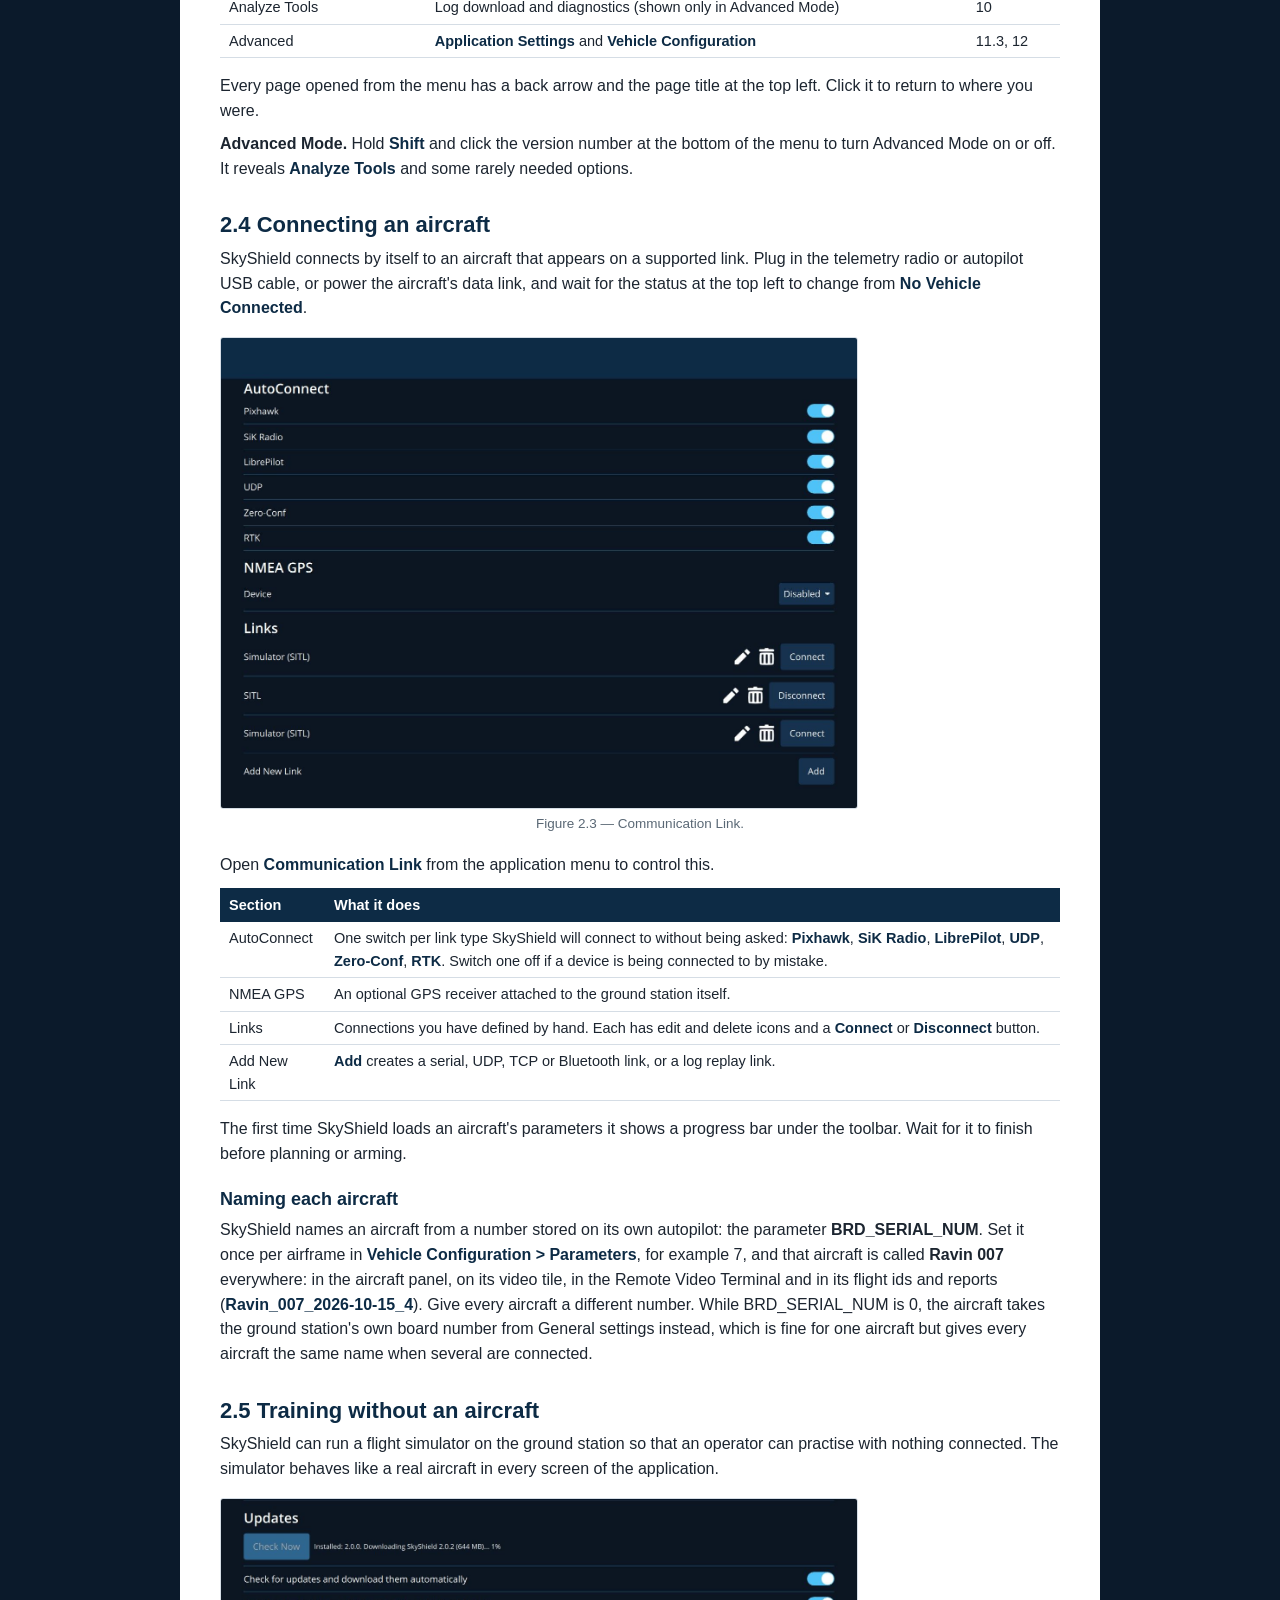
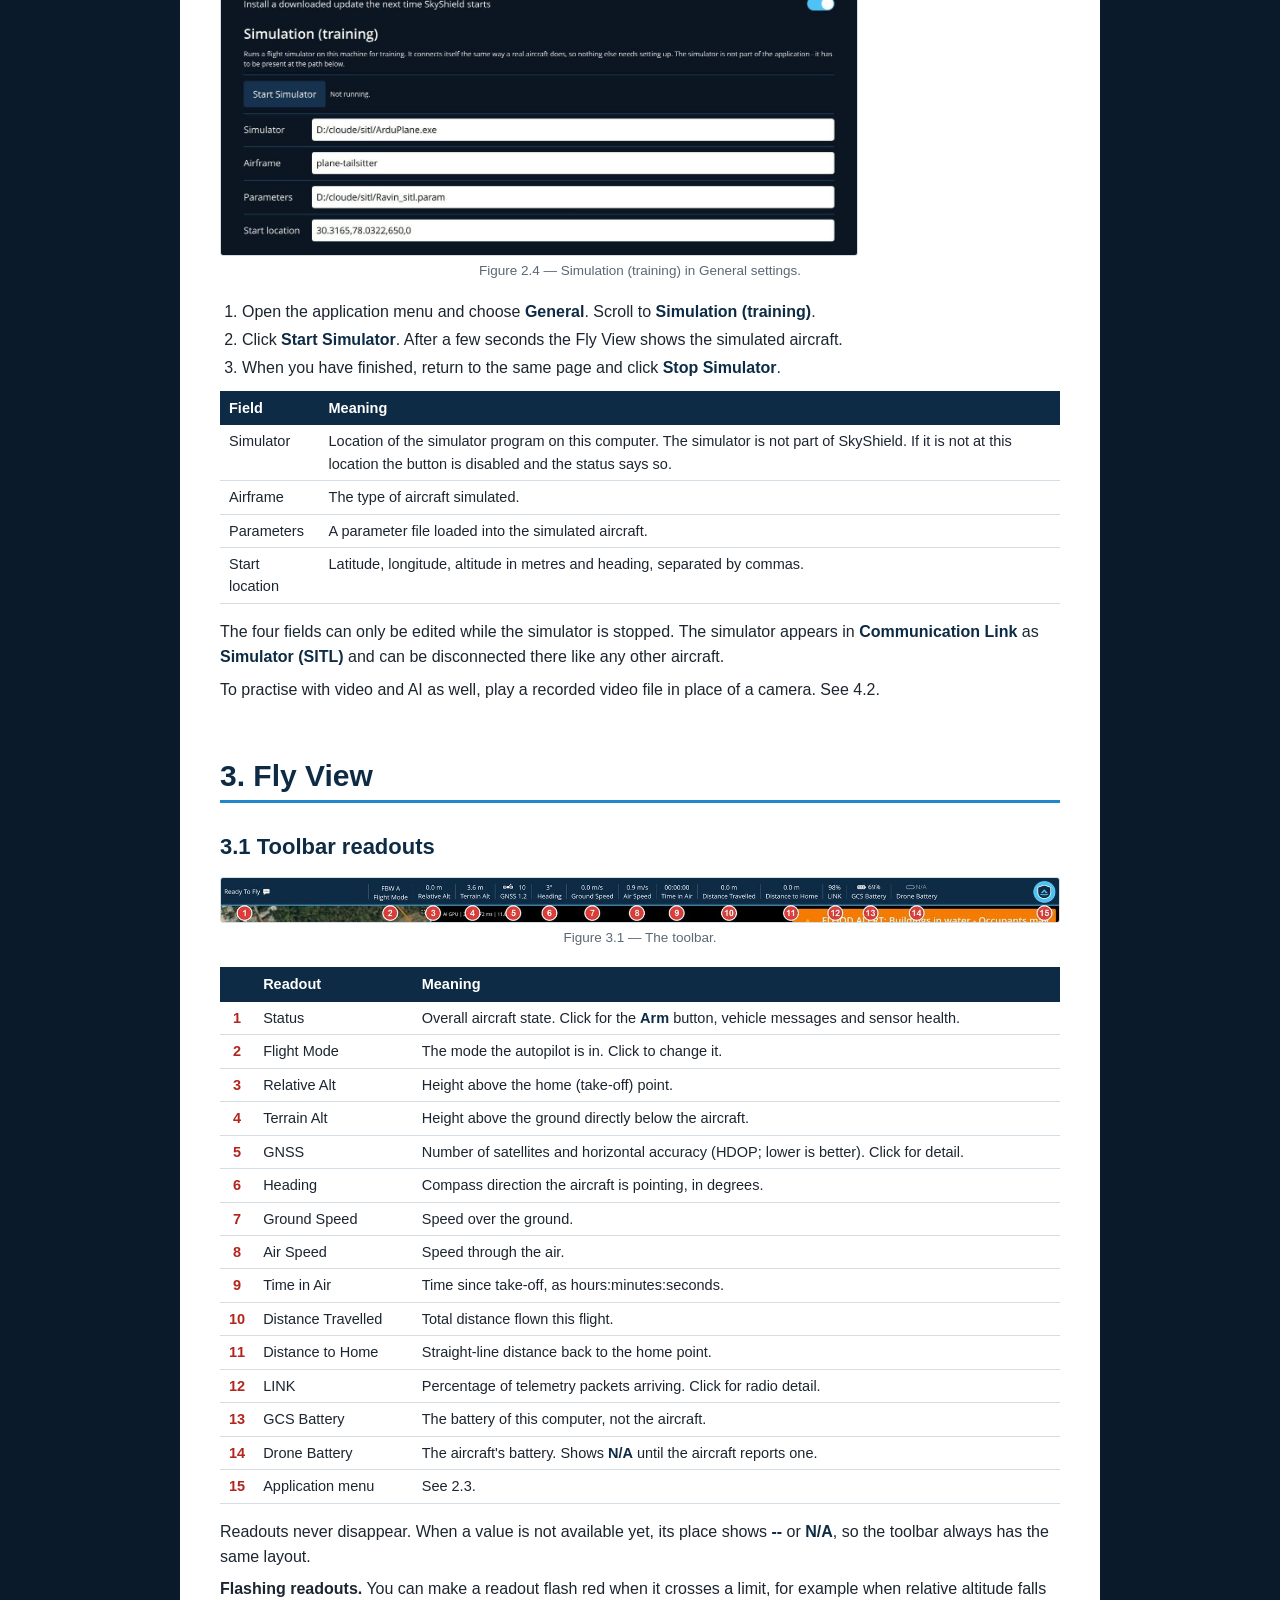
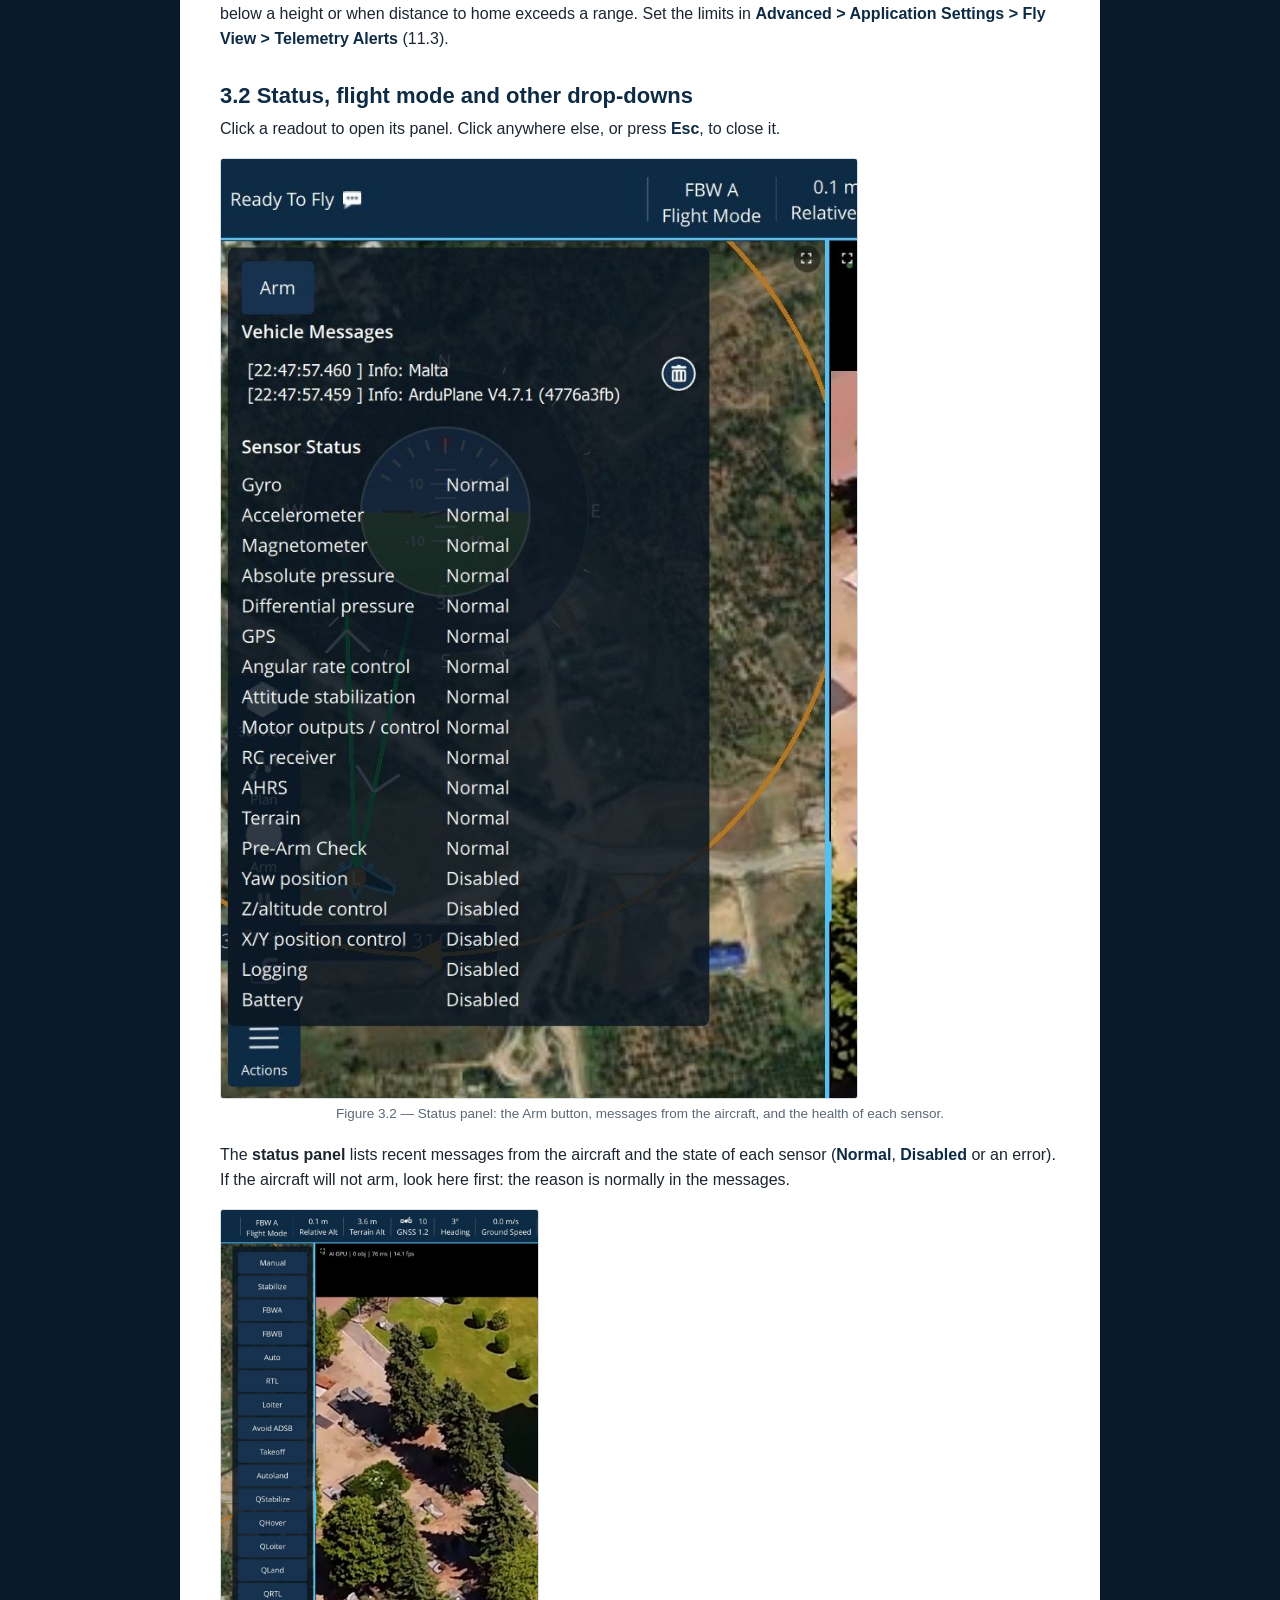
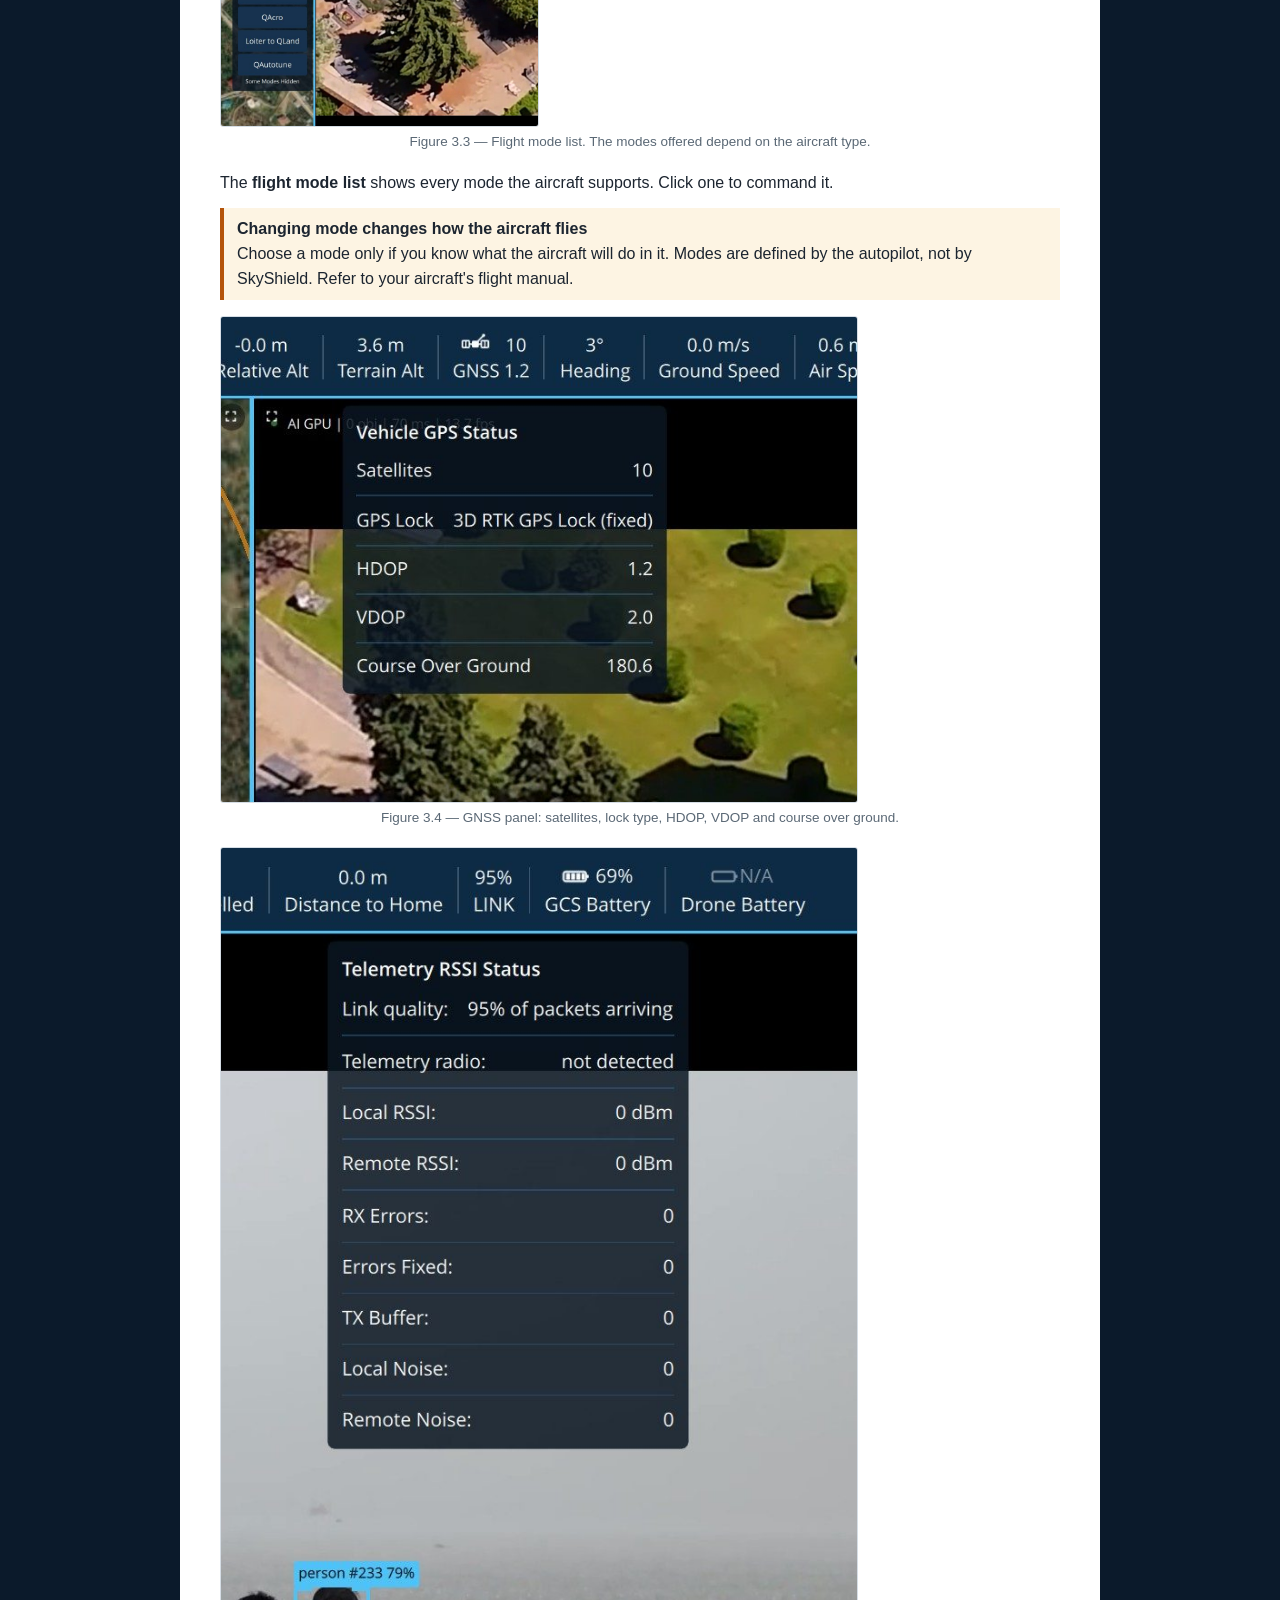
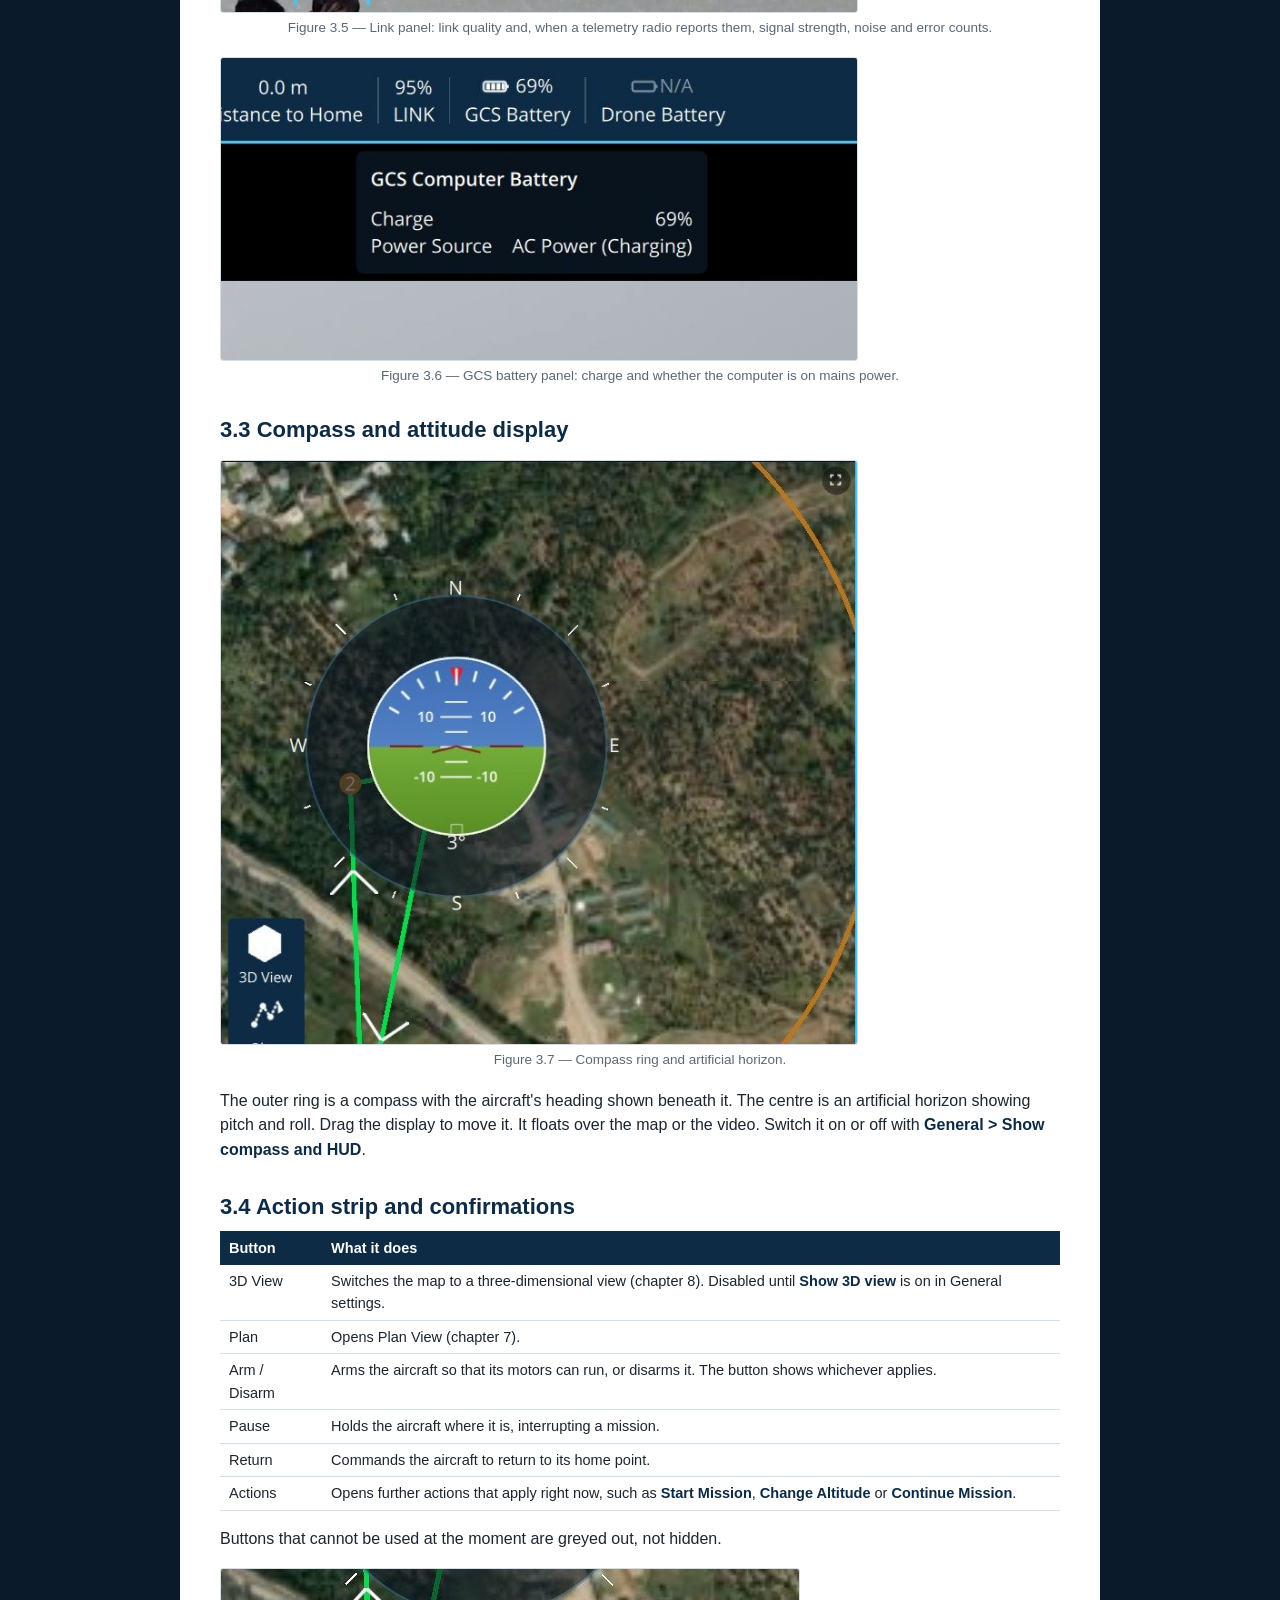
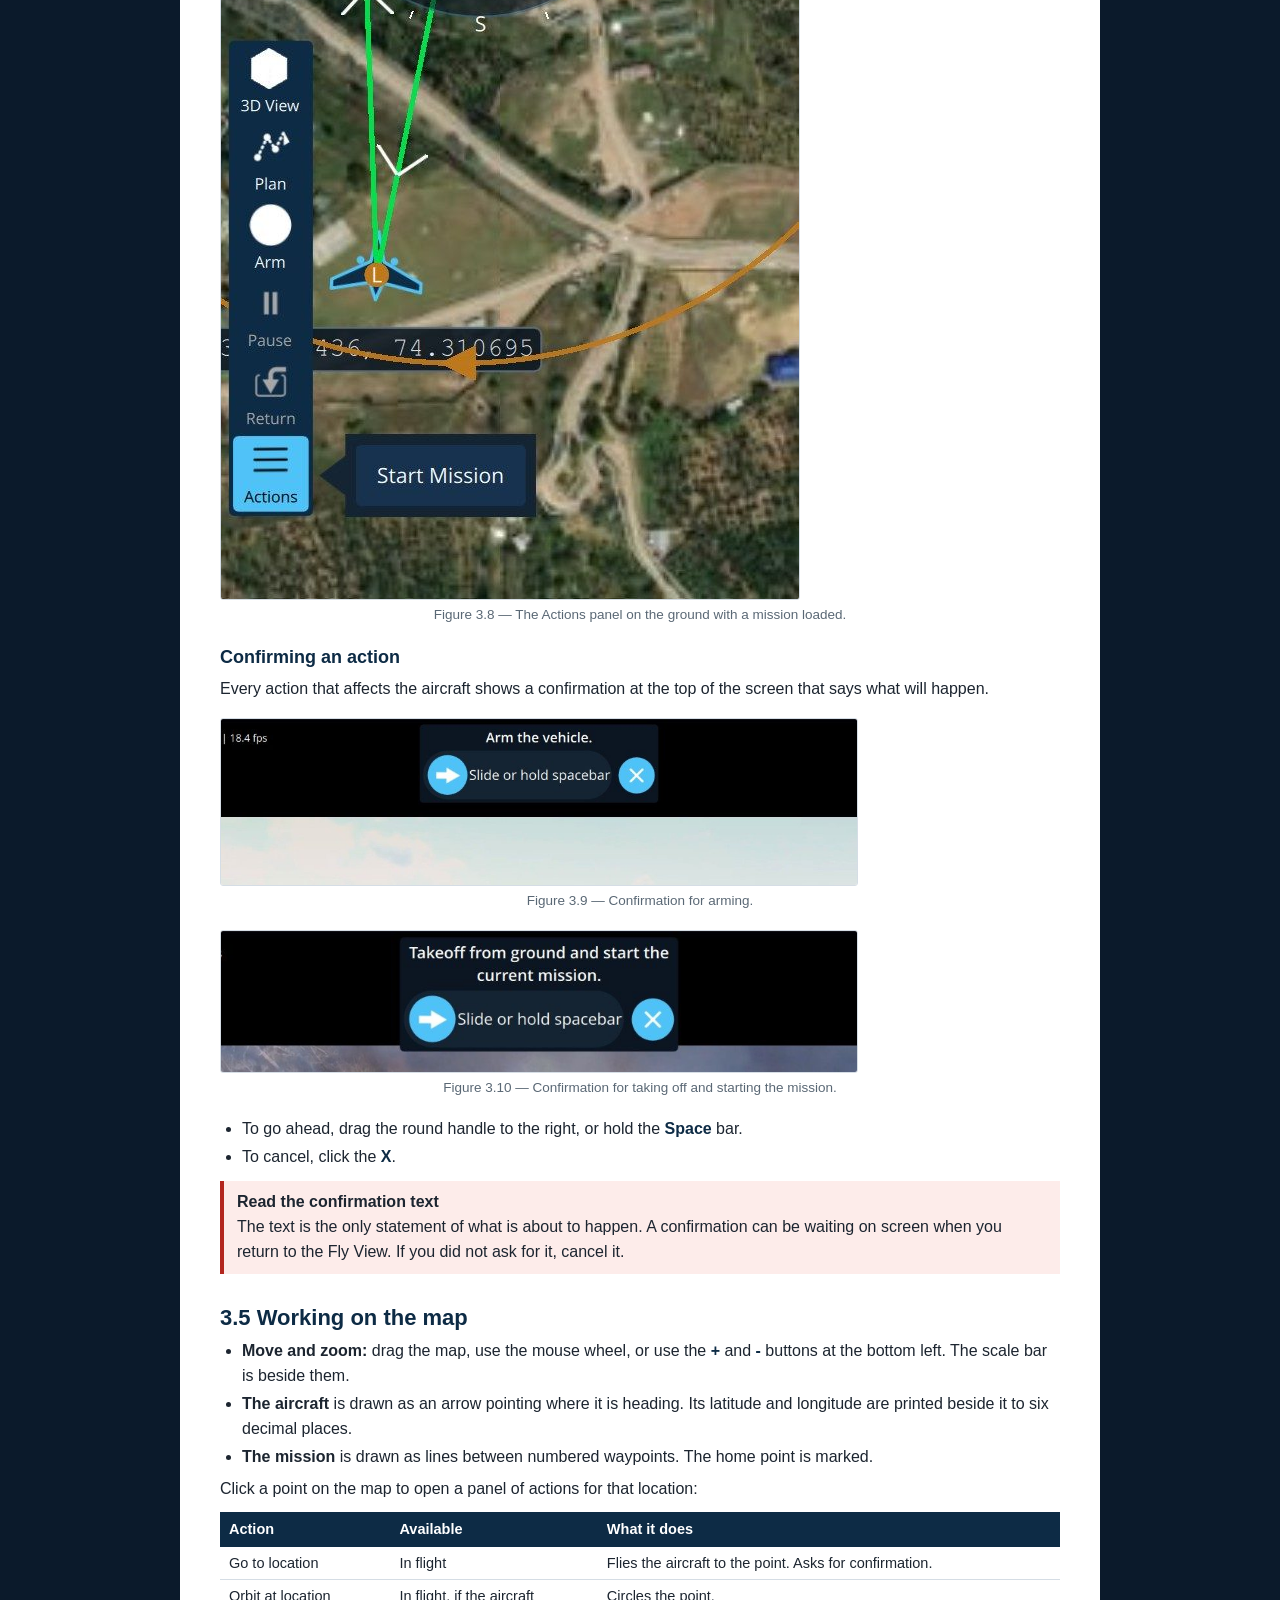
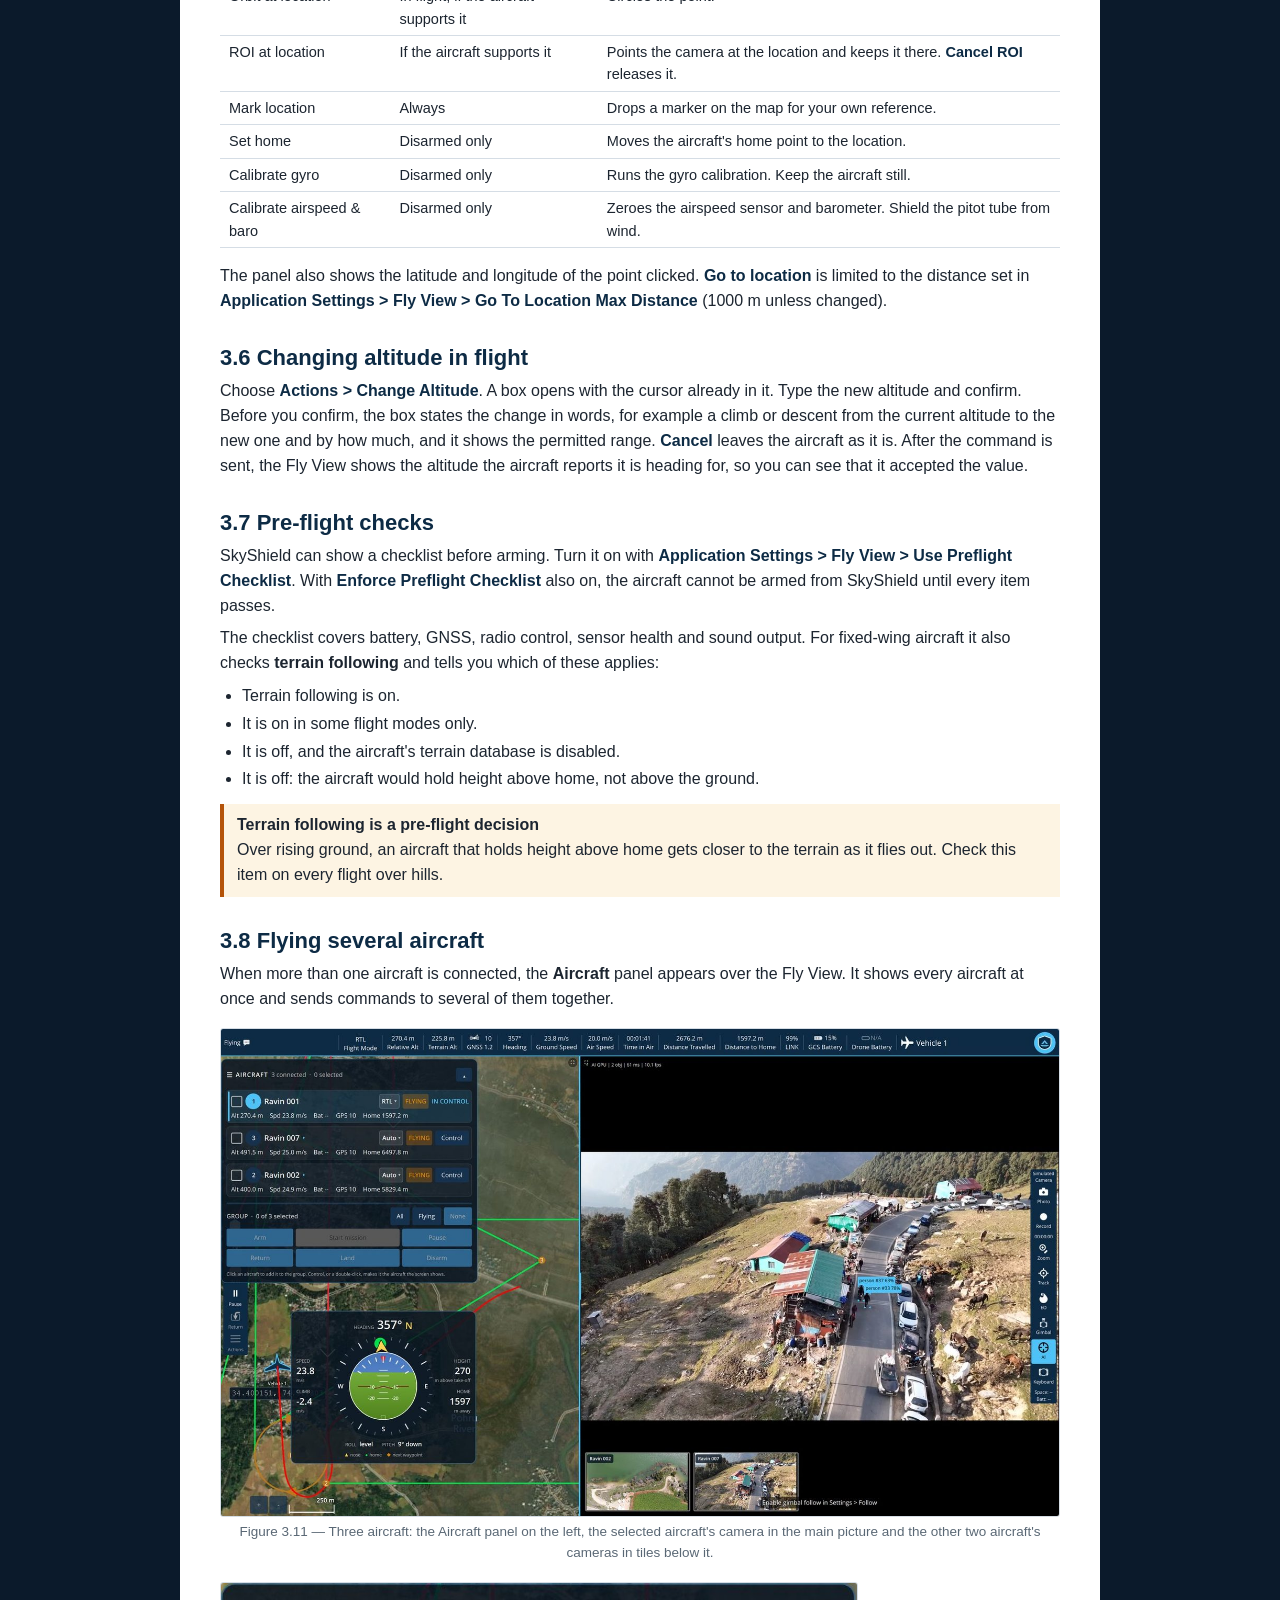
<file: manual.html>
<!DOCTYPE html>
<html lang="en">
<head>
<meta charset="utf-8">
<meta name="viewport" content="width=device-width, initial-scale=1">
<title>SkyShield GCS User Manual — SkyShield Technology</title>
<meta name="description" content="The operator manual for the SkyShield Ground Control Station: every screen, every control, and step-by-step use cases.">
<link rel="icon" href="assets/logo.svg">
<link rel="preconnect" href="https://fonts.googleapis.com">
<link rel="preconnect" href="https://fonts.gstatic.com" crossorigin>
<link rel="stylesheet" href="https://fonts.googleapis.com/css2?family=Saira+Condensed:wght@600;700;800&family=Archivo:wght@400;500;600&family=IBM+Plex+Mono:wght@400;500&display=swap">
<link rel="stylesheet" href="assets/site.css">
<style>
.doc { background:#fff; color:#1c2530; font-family:"Segoe UI",Arial,sans-serif; font-size:16px; line-height:1.55;
       max-width:920px; margin:0 auto 64px; padding:32px 40px 56px; border-radius:6px; }
.doc h1 { font-size:30px; color:#0d2b45; border-bottom:3px solid #1e88c9; padding-bottom:6px; margin:56px 0 14px;
          font-family:inherit; letter-spacing:0; text-transform:none; line-height:1.2; }
.doc h2 { font-size:22px; color:#0d2b45; margin:30px 0 8px; font-family:inherit; letter-spacing:0; text-transform:none; line-height:1.25; }
.doc h3 { font-size:18px; color:#0d2b45; margin:22px 0 6px; font-family:inherit; letter-spacing:0; text-transform:none; }
.doc p { margin:8px 0; color:#1c2530; max-width:none; }
.doc ul, .doc ol { margin:8px 0 8px 22px; padding:0; }
.doc li { margin:3px 0; }
.doc table { border-collapse:collapse; width:100%; margin:10px 0 16px; font-size:14.5px; }
.doc th { background:#0d2b45; color:#fff; text-align:left; padding:6px 9px; }
.doc td { border-bottom:1px solid #d5dde5; padding:5px 9px; vertical-align:top; }
.doc td.n { width:32px; font-weight:700; color:#b3261e; text-align:center; }
.doc figure { margin:16px 0 18px; text-align:center; }
.doc figure img { max-width:100%; height:auto; border:1px solid #d5dde5; border-radius:3px; }
.doc figure.narrow img { max-width:76%; }
.doc figure.small img { max-width:38%; }
.doc figcaption { font-size:13.5px; color:#5a6875; margin-top:5px; }
.doc .note, .doc .warn, .doc .danger { border-left:4px solid #1e88c9; background:#eef6fc; padding:9px 13px; margin:12px 0; }
.doc .warn { border-color:#b45309; background:#fdf4e3; }
.doc .danger { border-color:#b3261e; background:#fdecea; }
.doc .note b:first-child, .doc .warn b:first-child, .doc .danger b:first-child { display:block; }
.doc kbd, .doc .ui { font-family:inherit; font-weight:600; color:#0d2b45; }
.doc a { color:#1e88c9; text-decoration:none; }
.doc .cover { text-align:center; padding:28px 0 8px; }
.doc .cover h1 { border:0; font-size:44px; margin:0 0 4px; }
.doc .cover .sub { font-size:22px; color:#1e88c9; }
.doc .cover .meta { margin-top:18px; color:#5a6875; }
.doc .toc ol { list-style:none; margin-left:0; }
.doc .toc > ol > li { font-weight:600; margin-top:8px; }
.doc .toc ol ol { font-weight:400; margin-left:18px; color:#5a6875; }
.docbar { max-width:920px; margin:0 auto; padding:28px 8px 18px; display:flex; gap:14px; flex-wrap:wrap; align-items:center; }
@media (max-width:700px) { .doc { padding:20px 16px 40px; border-radius:0; } .doc figure.narrow img, .doc figure.small img { max-width:100%; } .doc table { font-size:13px; } }
</style>
<script>document.documentElement.classList.add('js')</script>
</head>
<body>

<header>
  <div class="navbar">
    <a class="brand" href="index.html">
      <img src="assets/logo.svg" alt="">
      <span class="brand-name"><b>Sky<i>Shield</i></b><span>Technology</span></span>
    </a>
    <nav class="links" id="siteNav" aria-label="Main">
      <a href="index.html">Home</a>
      <a href="ravin.html">Ravin UAV</a>
      <a href="gcs.html" aria-current="page">Ground Station</a>
      <a href="rent.html">Rent the GCS</a>
      <a href="partner.html">Partner With Us</a>
    </nav>
    <a class="nav-contact" href="index.html#contact">Contact</a>
    <button class="nav-toggle" type="button" aria-expanded="false" aria-controls="siteNav" aria-label="Menu">
      <span></span><span></span><span></span>
    </button>
  </div>
</header>

<div class="docbar">
  <a class="btn btn-ghost" href="gcs.html#download">Back to the Ground Station</a>
  <a class="btn btn-ghost" href="downloads/SkyShield-GCS-User-Manual.pdf">Download as PDF</a>
</div>
<main class="doc">

<section class="cover">
  <h1>SkyShield</h1>
  <div class="sub">Ground Control Station &mdash; User Manual</div>
  <p class="meta">For SkyShield 2.0.4 on Windows<br>Document edition 2 &middot; October 2026<br>&copy; 2026 SkyShield Technology</p>
</section>

<section class="toc">
<h1>Contents</h1>
<ol>
  <li><a href="#about">1. About this manual</a></li>
  <li><a href="#start">2. Getting started</a>
    <ol><li>Installing and activating</li><li>The screen at a glance</li><li>The application menu</li><li>Connecting an aircraft</li><li>Training without an aircraft</li></ol></li>
  <li><a href="#fly">3. Fly View</a>
    <ol><li>Toolbar readouts</li><li>Status, flight mode and other drop-downs</li><li>Compass and attitude display</li><li>Action strip and confirmations</li><li>Working on the map</li><li>Changing altitude in flight</li><li>Pre-flight checks</li></ol></li>
  <li><a href="#video">4. Video and the camera panel</a></li>
  <li><a href="#ai">5. AI detection and alerts</a></li>
  <li><a href="#track">6. Visual tracking and gimbal follow</a></li>
  <li><a href="#plan">7. Plan View</a></li>
  <li><a href="#3d">8. 3D view</a></li>
  <li><a href="#rvt">9. Remote Video Terminal</a></li>
  <li><a href="#replay">10. Flight replay and Analyze Tools</a></li>
  <li><a href="#settings">11. Settings reference</a></li>
  <li><a href="#vehicle">12. Vehicle Configuration</a></li>
  <li><a href="#updates">13. Updates, licence and configuration files</a></li>
  <li><a href="#usecases">14. Use cases, step by step</a></li>
  <li><a href="#trouble">15. Troubleshooting</a></li>
  <li><a href="#alerts">Appendix A. Alert reference</a></li>
  <li><a href="#glossary">Appendix B. Glossary</a></li>
</ol>
</section>

<!-- ============================================================ -->
<h1 id="about">1. About this manual</h1>
<p>SkyShield is a ground control station for unmanned aircraft. It plans missions, flies them, shows the aircraft's video, watches that video with on-board AI for people, vehicles, fire, flood and other conditions, and shares the picture with other people on site through an ordinary web browser.</p>
<p>This manual is written for the operator: the person at the ground station during a flight. It has two layers:</p>
<ul>
  <li><b>Reference chapters (2 to 13)</b> describe each screen and every control on it.</li>
  <li><b>Use cases (chapter 14)</b> walk through complete tasks from start to finish.</li>
</ul>
<p>Names of buttons, menus and settings are printed <span class="ui">like this</span>, exactly as they appear on screen. Numbered red circles on a screenshot refer to the numbered rows in the table beneath it.</p>
<div class="note"><b>About the screenshots</b>All screenshots were taken from the running application with a simulated aircraft and a recorded aerial video, so the telemetry values and scenes are examples. Your screen will show your own aircraft and camera.</div>
<div class="danger"><b>Safety</b>SkyShield commands a real aircraft. Any action that moves the aircraft or changes its state asks for confirmation with a slider. Read what the confirmation says before you slide. The AI layer is an aid to an operator, not a replacement for one: it can miss things and it can raise alerts that turn out to be nothing.</div>

<!-- ============================================================ -->
<h1 id="start">2. Getting started</h1>

<h2>2.1 Installing and activating</h2>
<ol class="steps">
  <li>Run the installer, <span class="ui">SkyShield-&lt;version&gt;-Setup.exe</span>, and follow its prompts.</li>
  <li>Start SkyShield. On a computer that has not been activated, the only window that opens is <span class="ui">SkyShield &mdash; Activation Required</span>. It shows <span class="ui">This copy is not activated</span> and a <span class="ui">THIS DEVICE</span> ID.</li>
  <li>Click <span class="ui">Save Request&hellip;</span> and send the saved file (or read out the device ID) to your SkyShield supplier.</li>
  <li>When you receive a licence file (<span class="ui">.lic</span>), click <span class="ui">Import Licence&hellip;</span> and select it.</li>
  <li>When the window shows <span class="ui">Licensed &mdash; restart to continue</span>, click <span class="ui">Restart SkyShield</span>.</li>
</ol>
<p>The device ID is derived from hashed hardware identifiers. No hardware serial number or network address leaves the computer. A licence is tied to the computer it was issued for and cannot be copied to another.</p>
<div class="note"><b>The licence is never checked in flight</b>SkyShield evaluates the licence when it starts and while the aircraft is on the ground. A licence that reaches its expiry date during a flight does not affect an aircraft that is already airborne. It prevents the next start. The <span class="ui">Licence</span> page warns you from 14 days before expiry.</div>

<h2>2.2 The screen at a glance</h2>
<p>SkyShield opens in the <b>Fly View</b>. This is where you spend a flight.</p>
<figure><img loading="lazy" decoding="async" src="assets/manual/fly-overview.jpg" alt="Fly View"><figcaption>Figure 2.1 &mdash; The Fly View with an aircraft connected, video playing and an alert raised.</figcaption></figure>
<table>
  <tr><th></th><th>Area</th><th>What it is for</th></tr>
  <tr><td class="n">1</td><td>Status</td><td>Overall state of the aircraft, such as <span class="ui">Ready To Fly</span> or <span class="ui">No Vehicle Connected</span>. Click it for messages and sensor health.</td></tr>
  <tr><td class="n">2</td><td>Toolbar readouts</td><td>Flight mode, altitudes, GNSS, heading, speeds, time, distances, link and batteries. See 3.1.</td></tr>
  <tr><td class="n">3</td><td>Application menu</td><td>The round SkyShield badge. Opens settings and tools. See 2.3.</td></tr>
  <tr><td class="n">4</td><td>Compass and attitude</td><td>Heading ring and artificial horizon. Can be dragged anywhere, or switched off.</td></tr>
  <tr><td class="n">5</td><td>Action strip</td><td><span class="ui">3D View</span>, <span class="ui">Plan</span>, <span class="ui">Arm</span>, <span class="ui">Pause</span>, <span class="ui">Return</span>, <span class="ui">Actions</span>.</td></tr>
  <tr><td class="n">6</td><td>Map</td><td>The aircraft, its position, its mission and its home. Click the map for location actions.</td></tr>
  <tr><td class="n">7</td><td>AI status line</td><td>Whether detection is running, on which device, how many objects, and how fast.</td></tr>
  <tr><td class="n">8</td><td>Alert banner</td><td>The single most important thing the AI is currently reporting.</td></tr>
  <tr><td class="n">9</td><td>Camera panel</td><td>Photo, record, zoom, tracking, camera type, gimbal, AI on/off, keyboard control.</td></tr>
  <tr><td class="n">10</td><td>Video</td><td>The aircraft's camera, with detection boxes drawn over it.</td></tr>
</table>
<p>The map and the video share the screen side by side. Drag the divider between them to give either one more room (the map can take between a quarter and three quarters of the width). Double-click the video to make it fill the screen, and double-click again to return.</p>

<h2>2.3 The application menu</h2>
<figure class="small"><img loading="lazy" decoding="async" src="assets/manual/app-menu.jpg" alt="Application menu"><figcaption>Figure 2.2 &mdash; The application menu.</figcaption></figure>
<p>Click the round badge at the top right to open the menu. The rest of the screen dims, but the toolbar and action strip stay usable.</p>
<table>
  <tr><th>Entry</th><th>Opens</th><th>Chapter</th></tr>
  <tr><td>General</td><td>Everyday switches, units, updates, simulator, configuration file</td><td>11.1</td></tr>
  <tr><td>Maps</td><td>Map provider and offline map areas</td><td>11.2</td></tr>
  <tr><td>Payload Configuration</td><td>Video source and recording</td><td>4</td></tr>
  <tr><td>AI Detection</td><td>Detection, alerts, voice, autonomous actions</td><td>5</td></tr>
  <tr><td>Video Terminal</td><td>Sharing video with browsers</td><td>9</td></tr>
  <tr><td>Licence</td><td>Licence status and device ID</td><td>13</td></tr>
  <tr><td>Communication Link</td><td>How SkyShield connects to aircraft</td><td>2.4</td></tr>
  <tr><td>Analyze Tools</td><td>Log download and diagnostics (shown only in Advanced Mode)</td><td>10</td></tr>
  <tr><td>Advanced</td><td><span class="ui">Application Settings</span> and <span class="ui">Vehicle Configuration</span></td><td>11.3, 12</td></tr>
</table>
<p>Every page opened from the menu has a back arrow and the page title at the top left. Click it to return to where you were.</p>
<p><b>Advanced Mode.</b> Hold <kbd>Shift</kbd> and click the version number at the bottom of the menu to turn Advanced Mode on or off. It reveals <span class="ui">Analyze Tools</span> and some rarely needed options.</p>

<h2>2.4 Connecting an aircraft</h2>
<p>SkyShield connects by itself to an aircraft that appears on a supported link. Plug in the telemetry radio or autopilot USB cable, or power the aircraft's data link, and wait for the status at the top left to change from <span class="ui">No Vehicle Connected</span>.</p>
<figure class="narrow"><img loading="lazy" decoding="async" src="assets/manual/settings-commlink.jpg" alt="Communication Link"><figcaption>Figure 2.3 &mdash; Communication Link.</figcaption></figure>
<p>Open <span class="ui">Communication Link</span> from the application menu to control this.</p>
<table>
  <tr><th>Section</th><th>What it does</th></tr>
  <tr><td>AutoConnect</td><td>One switch per link type SkyShield will connect to without being asked: <span class="ui">Pixhawk</span>, <span class="ui">SiK Radio</span>, <span class="ui">LibrePilot</span>, <span class="ui">UDP</span>, <span class="ui">Zero-Conf</span>, <span class="ui">RTK</span>. Switch one off if a device is being connected to by mistake.</td></tr>
  <tr><td>NMEA GPS</td><td>An optional GPS receiver attached to the ground station itself.</td></tr>
  <tr><td>Links</td><td>Connections you have defined by hand. Each has edit and delete icons and a <span class="ui">Connect</span> or <span class="ui">Disconnect</span> button.</td></tr>
  <tr><td>Add New Link</td><td><span class="ui">Add</span> creates a serial, UDP, TCP or Bluetooth link, or a log replay link.</td></tr>
</table>
<p>The first time SkyShield loads an aircraft's parameters it shows a progress bar under the toolbar. Wait for it to finish before planning or arming.</p>
<h3>Naming each aircraft</h3>
<p>SkyShield names an aircraft from a number stored on its own autopilot: the parameter <b>BRD_SERIAL_NUM</b>. Set it once per airframe in <span class="ui">Vehicle Configuration &gt; Parameters</span>, for example 7, and that aircraft is called <b>Ravin 007</b> everywhere: in the aircraft panel, on its video tile, in the Remote Video Terminal and in its flight ids and reports (<span class="ui">Ravin_007_2026-10-15_4</span>). Give every aircraft a different number. While BRD_SERIAL_NUM is 0, the aircraft takes the ground station's own board number from General settings instead, which is fine for one aircraft but gives every aircraft the same name when several are connected.</p>

<h2>2.5 Training without an aircraft</h2>
<p>SkyShield can run a flight simulator on the ground station so that an operator can practise with nothing connected. The simulator behaves like a real aircraft in every screen of the application.</p>
<figure class="narrow"><img loading="lazy" decoding="async" src="assets/manual/settings-simulation.jpg" alt="Simulation settings"><figcaption>Figure 2.4 &mdash; Simulation (training) in General settings.</figcaption></figure>
<ol class="steps">
  <li>Open the application menu and choose <span class="ui">General</span>. Scroll to <span class="ui">Simulation (training)</span>.</li>
  <li>Click <span class="ui">Start Simulator</span>. After a few seconds the Fly View shows the simulated aircraft.</li>
  <li>When you have finished, return to the same page and click <span class="ui">Stop Simulator</span>.</li>
</ol>
<table>
  <tr><th>Field</th><th>Meaning</th></tr>
  <tr><td>Simulator</td><td>Location of the simulator program on this computer. The simulator is not part of SkyShield. If it is not at this location the button is disabled and the status says so.</td></tr>
  <tr><td>Airframe</td><td>The type of aircraft simulated.</td></tr>
  <tr><td>Parameters</td><td>A parameter file loaded into the simulated aircraft.</td></tr>
  <tr><td>Start location</td><td>Latitude, longitude, altitude in metres and heading, separated by commas.</td></tr>
</table>
<p>The four fields can only be edited while the simulator is stopped. The simulator appears in <span class="ui">Communication Link</span> as <span class="ui">Simulator (SITL)</span> and can be disconnected there like any other aircraft.</p>
<p>To practise with video and AI as well, play a recorded video file in place of a camera. See 4.2.</p>

<!-- ============================================================ -->
<h1 id="fly">3. Fly View</h1>

<h2>3.1 Toolbar readouts</h2>
<figure><img loading="lazy" decoding="async" src="assets/manual/fly-toolbar.jpg" alt="Toolbar"><figcaption>Figure 3.1 &mdash; The toolbar.</figcaption></figure>
<table>
  <tr><th></th><th>Readout</th><th>Meaning</th></tr>
  <tr><td class="n">1</td><td>Status</td><td>Overall aircraft state. Click for the <span class="ui">Arm</span> button, vehicle messages and sensor health.</td></tr>
  <tr><td class="n">2</td><td>Flight Mode</td><td>The mode the autopilot is in. Click to change it.</td></tr>
  <tr><td class="n">3</td><td>Relative Alt</td><td>Height above the home (take-off) point.</td></tr>
  <tr><td class="n">4</td><td>Terrain Alt</td><td>Height above the ground directly below the aircraft.</td></tr>
  <tr><td class="n">5</td><td>GNSS</td><td>Number of satellites and horizontal accuracy (HDOP; lower is better). Click for detail.</td></tr>
  <tr><td class="n">6</td><td>Heading</td><td>Compass direction the aircraft is pointing, in degrees.</td></tr>
  <tr><td class="n">7</td><td>Ground Speed</td><td>Speed over the ground.</td></tr>
  <tr><td class="n">8</td><td>Air Speed</td><td>Speed through the air.</td></tr>
  <tr><td class="n">9</td><td>Time in Air</td><td>Time since take-off, as hours:minutes:seconds.</td></tr>
  <tr><td class="n">10</td><td>Distance Travelled</td><td>Total distance flown this flight.</td></tr>
  <tr><td class="n">11</td><td>Distance to Home</td><td>Straight-line distance back to the home point.</td></tr>
  <tr><td class="n">12</td><td>LINK</td><td>Percentage of telemetry packets arriving. Click for radio detail.</td></tr>
  <tr><td class="n">13</td><td>GCS Battery</td><td>The battery of this computer, not the aircraft.</td></tr>
  <tr><td class="n">14</td><td>Drone Battery</td><td>The aircraft's battery. Shows <span class="ui">N/A</span> until the aircraft reports one.</td></tr>
  <tr><td class="n">15</td><td>Application menu</td><td>See 2.3.</td></tr>
</table>
<p>Readouts never disappear. When a value is not available yet, its place shows <span class="ui">--</span> or <span class="ui">N/A</span>, so the toolbar always has the same layout.</p>
<p><b>Flashing readouts.</b> You can make a readout flash red when it crosses a limit, for example when relative altitude falls below a height or when distance to home exceeds a range. Set the limits in <span class="ui">Advanced &gt; Application Settings &gt; Fly View &gt; Telemetry Alerts</span> (11.3).</p>

<h2>3.2 Status, flight mode and other drop-downs</h2>
<p>Click a readout to open its panel. Click anywhere else, or press <kbd>Esc</kbd>, to close it.</p>
<figure class="narrow"><img loading="lazy" decoding="async" src="assets/manual/fly-status.jpg" alt="Status panel"><figcaption>Figure 3.2 &mdash; Status panel: the Arm button, messages from the aircraft, and the health of each sensor.</figcaption></figure>
<p>The <b>status panel</b> lists recent messages from the aircraft and the state of each sensor (<span class="ui">Normal</span>, <span class="ui">Disabled</span> or an error). If the aircraft will not arm, look here first: the reason is normally in the messages.</p>
<figure class="small"><img loading="lazy" decoding="async" src="assets/manual/fly-flightmode.jpg" alt="Flight mode list"><figcaption>Figure 3.3 &mdash; Flight mode list. The modes offered depend on the aircraft type.</figcaption></figure>
<p>The <b>flight mode list</b> shows every mode the aircraft supports. Click one to command it.</p>
<div class="warn"><b>Changing mode changes how the aircraft flies</b>Choose a mode only if you know what the aircraft will do in it. Modes are defined by the autopilot, not by SkyShield. Refer to your aircraft's flight manual.</div>
<figure class="narrow"><img loading="lazy" decoding="async" src="assets/manual/fly-gps.jpg" alt="GPS panel"><figcaption>Figure 3.4 &mdash; GNSS panel: satellites, lock type, HDOP, VDOP and course over ground.</figcaption></figure>
<figure class="narrow"><img loading="lazy" decoding="async" src="assets/manual/fly-link.jpg" alt="Link panel"><figcaption>Figure 3.5 &mdash; Link panel: link quality and, when a telemetry radio reports them, signal strength, noise and error counts.</figcaption></figure>
<figure class="narrow"><img loading="lazy" decoding="async" src="assets/manual/fly-gcsbatt.jpg" alt="GCS battery panel"><figcaption>Figure 3.6 &mdash; GCS battery panel: charge and whether the computer is on mains power.</figcaption></figure>

<h2>3.3 Compass and attitude display</h2>
<figure class="narrow"><img loading="lazy" decoding="async" src="assets/manual/fly-compass.jpg" alt="Compass"><figcaption>Figure 3.7 &mdash; Compass ring and artificial horizon.</figcaption></figure>
<p>The outer ring is a compass with the aircraft's heading shown beneath it. The centre is an artificial horizon showing pitch and roll. Drag the display to move it. It floats over the map or the video. Switch it on or off with <span class="ui">General &gt; Show compass and HUD</span>.</p>

<h2>3.4 Action strip and confirmations</h2>
<table>
  <tr><th>Button</th><th>What it does</th></tr>
  <tr><td>3D View</td><td>Switches the map to a three-dimensional view (chapter 8). Disabled until <span class="ui">Show 3D view</span> is on in General settings.</td></tr>
  <tr><td>Plan</td><td>Opens Plan View (chapter 7).</td></tr>
  <tr><td>Arm / Disarm</td><td>Arms the aircraft so that its motors can run, or disarms it. The button shows whichever applies.</td></tr>
  <tr><td>Pause</td><td>Holds the aircraft where it is, interrupting a mission.</td></tr>
  <tr><td>Return</td><td>Commands the aircraft to return to its home point.</td></tr>
  <tr><td>Actions</td><td>Opens further actions that apply right now, such as <span class="ui">Start Mission</span>, <span class="ui">Change Altitude</span> or <span class="ui">Continue Mission</span>.</td></tr>
</table>
<p>Buttons that cannot be used at the moment are greyed out, not hidden.</p>
<figure class="narrow"><img loading="lazy" decoding="async" src="assets/manual/fly-actions.jpg" alt="Actions panel"><figcaption>Figure 3.8 &mdash; The Actions panel on the ground with a mission loaded.</figcaption></figure>
<h3>Confirming an action</h3>
<p>Every action that affects the aircraft shows a confirmation at the top of the screen that says what will happen.</p>
<figure class="narrow"><img loading="lazy" decoding="async" src="assets/manual/fly-arm-confirm.jpg" alt="Arm confirmation"><figcaption>Figure 3.9 &mdash; Confirmation for arming.</figcaption></figure>
<figure class="narrow"><img loading="lazy" decoding="async" src="assets/manual/fly-mission-confirm.jpg" alt="Mission start confirmation"><figcaption>Figure 3.10 &mdash; Confirmation for taking off and starting the mission.</figcaption></figure>
<ul>
  <li>To go ahead, drag the round handle to the right, or hold the <kbd>Space</kbd> bar.</li>
  <li>To cancel, click the <span class="ui">X</span>.</li>
</ul>
<div class="danger"><b>Read the confirmation text</b>The text is the only statement of what is about to happen. A confirmation can be waiting on screen when you return to the Fly View. If you did not ask for it, cancel it.</div>

<h2>3.5 Working on the map</h2>
<ul>
  <li><b>Move and zoom:</b> drag the map, use the mouse wheel, or use the <span class="ui">+</span> and <span class="ui">-</span> buttons at the bottom left. The scale bar is beside them.</li>
  <li><b>The aircraft</b> is drawn as an arrow pointing where it is heading. Its latitude and longitude are printed beside it to six decimal places.</li>
  <li><b>The mission</b> is drawn as lines between numbered waypoints. The home point is marked.</li>
</ul>
<p>Click a point on the map to open a panel of actions for that location:</p>
<table>
  <tr><th>Action</th><th>Available</th><th>What it does</th></tr>
  <tr><td>Go to location</td><td>In flight</td><td>Flies the aircraft to the point. Asks for confirmation.</td></tr>
  <tr><td>Orbit at location</td><td>In flight, if the aircraft supports it</td><td>Circles the point.</td></tr>
  <tr><td>ROI at location</td><td>If the aircraft supports it</td><td>Points the camera at the location and keeps it there. <span class="ui">Cancel ROI</span> releases it.</td></tr>
  <tr><td>Mark location</td><td>Always</td><td>Drops a marker on the map for your own reference.</td></tr>
  <tr><td>Set home</td><td>Disarmed only</td><td>Moves the aircraft's home point to the location.</td></tr>
  <tr><td>Calibrate gyro</td><td>Disarmed only</td><td>Runs the gyro calibration. Keep the aircraft still.</td></tr>
  <tr><td>Calibrate airspeed &amp; baro</td><td>Disarmed only</td><td>Zeroes the airspeed sensor and barometer. Shield the pitot tube from wind.</td></tr>
</table>
<p>The panel also shows the latitude and longitude of the point clicked. <span class="ui">Go to location</span> is limited to the distance set in <span class="ui">Application Settings &gt; Fly View &gt; Go To Location Max Distance</span> (1000 m unless changed).</p>

<h2>3.6 Changing altitude in flight</h2>
<p>Choose <span class="ui">Actions &gt; Change Altitude</span>. A box opens with the cursor already in it. Type the new altitude and confirm. Before you confirm, the box states the change in words, for example a climb or descent from the current altitude to the new one and by how much, and it shows the permitted range. <span class="ui">Cancel</span> leaves the aircraft as it is. After the command is sent, the Fly View shows the altitude the aircraft reports it is heading for, so you can see that it accepted the value.</p>

<h2>3.7 Pre-flight checks</h2>
<p>SkyShield can show a checklist before arming. Turn it on with <span class="ui">Application Settings &gt; Fly View &gt; Use Preflight Checklist</span>. With <span class="ui">Enforce Preflight Checklist</span> also on, the aircraft cannot be armed from SkyShield until every item passes.</p>
<p>The checklist covers battery, GNSS, radio control, sensor health and sound output. For fixed-wing aircraft it also checks <b>terrain following</b> and tells you which of these applies:</p>
<ul>
  <li>Terrain following is on.</li>
  <li>It is on in some flight modes only.</li>
  <li>It is off, and the aircraft's terrain database is disabled.</li>
  <li>It is off: the aircraft would hold height above home, not above the ground.</li>
</ul>
<div class="warn"><b>Terrain following is a pre-flight decision</b>Over rising ground, an aircraft that holds height above home gets closer to the terrain as it flies out. Check this item on every flight over hills.</div>

<h2>3.8 Flying several aircraft</h2>
<p>When more than one aircraft is connected, the <b>Aircraft</b> panel appears over the Fly View. It shows every aircraft at once and sends commands to several of them together.</p>
<figure><img loading="lazy" decoding="async" src="assets/manual/fly-swarm.jpg" alt="Fly View with three aircraft"><figcaption>Figure 3.11 &mdash; Three aircraft: the Aircraft panel on the left, the selected aircraft's camera in the main picture and the other two aircraft's cameras in tiles below it.</figcaption></figure>
<figure class="narrow"><img loading="lazy" decoding="async" src="assets/manual/swarm-panel.jpg" alt="Aircraft panel"><figcaption>Figure 3.12 &mdash; The Aircraft panel.</figcaption></figure>
<table>
  <tr><th>Item</th><th>What it does</th></tr>
  <tr><td>Title bar</td><td>How many aircraft are connected and selected. Drag it to move the panel anywhere on the screen. The arrow button, or a double-click, folds the panel down to its title bar.</td></tr>
  <tr><td>Tick box</td><td>Selects the aircraft for the group actions. Clicking anywhere on its card does the same.</td></tr>
  <tr><td>Number and name</td><td>The aircraft's MAVLink id in the badge and its name (2.4). The aircraft the rest of the screen is showing has a blue badge and a blue bar on the left of its card.</td></tr>
  <tr><td>Flight mode</td><td>Click it for that aircraft's modes and choose one. It changes only that aircraft, whichever are selected, and it acts at once, as the flight mode menu in the toolbar does.</td></tr>
  <tr><td>State</td><td><span class="ui">DISARMED</span>, <span class="ui">ARMED</span> or <span class="ui">FLYING</span>.</td></tr>
  <tr><td>Control / IN CONTROL</td><td><span class="ui">Control</span> (or a double-click on the card) makes that aircraft the one the toolbar, instruments, actions and main video show.</td></tr>
  <tr><td>Figures</td><td>Height above take-off, ground speed, battery, GPS satellites and distance from home. Battery turns orange below 35% and red below 20%; GPS turns orange without a 3D fix. A card with a red border and <span class="ui">LINK LOST</span> has stopped hearing from its aircraft.</td></tr>
  <tr><td>All / Flying / None</td><td>Selects every aircraft, only those in the air, or none.</td></tr>
  <tr><td>Arm, Start mission, Pause, Return, Land, Disarm</td><td>Act on every selected aircraft at once. Each asks for the slide-to-confirm first. A button is greyed out when it applies to none of the selected aircraft, for example Return when none of them is flying.</td></tr>
</table>
<ol class="steps">
  <li>Give each aircraft its own MAVLink id (1, 2, 3...) and its own BRD_SERIAL_NUM before the flight.</li>
  <li>Upload each aircraft's mission: make it the active one with <span class="ui">Control</span>, then use Plan View as for a single aircraft.</li>
  <li>Select the aircraft that should fly, then <span class="ui">Arm</span> and <span class="ui">Start mission</span>, confirming each.</li>
  <li>Watch them on the map and in the panel. To work with one, press its <span class="ui">Control</span>.</li>
  <li>To bring a group home, select it and press <span class="ui">Return</span>.</li>
</ol>
<div class="warn"><b>Group commands go to every selected aircraft</b>Read the "selected" count in the title bar before you confirm. Deselect an aircraft that must not take part.</div>

<!-- ============================================================ -->
<h1 id="video">4. Video and the camera panel</h1>

<h2>4.1 Choosing the video source</h2>
<p>Open <span class="ui">Payload Configuration</span> from the application menu.</p>
<figure class="narrow"><img loading="lazy" decoding="async" src="assets/manual/settings-payload.jpg" alt="Payload Configuration"><figcaption>Figure 4.1 &mdash; Payload Configuration with a local video file selected.</figcaption></figure>
<table>
  <tr><th>Setting</th><th>Meaning</th></tr>
  <tr><td>Source</td><td>Where video comes from: an RTSP stream, UDP H.264, UDP H.265, TCP, MPEG-TS, a preset for a known device, <span class="ui">Local Video File</span>, or disabled. If the aircraft announces its camera stream itself, the source is set automatically and this section is locked.</td></tr>
  <tr><td>RTSP URL / TCP URL / UDP URL</td><td>The address of the stream. Only the field for the chosen source is shown.</td></tr>
  <tr><td>Video File</td><td>For <span class="ui">Local Video File</span>: the file to play. <span class="ui">Browse&hellip;</span> selects one.</td></tr>
  <tr><td>Record File Format</td><td>Format of recordings you make: mkv, mov or mp4.</td></tr>
  <tr><td>Auto-Delete Saved Recordings</td><td>Deletes the oldest recordings when the total passes <span class="ui">Max Storage Usage</span>.</td></tr>
  <tr><td>Aspect Ratio</td><td>Shape of the picture, width divided by height. 1.777777 is 16:9.</td></tr>
  <tr><td>Stop recording when disarmed</td><td>Ends a recording automatically when the aircraft disarms.</td></tr>
  <tr><td>Low Latency Mode</td><td>Shows frames as soon as they arrive. Less delay, at the cost of a less smooth picture on a poor link.</td></tr>
  <tr><td>Video buffer</td><td>How long video is held before it is shown, in milliseconds (200 unless changed). A larger buffer smooths a bad link.</td></tr>
  <tr><td>Video decode priority</td><td>Which decoder to prefer. Leave on <span class="ui">Default</span> unless advised otherwise.</td></tr>
</table>
<div class="danger"><b>A large video buffer means you are looking at the past</b>When the buffer is above one second, the page warns that the video is being held back and that you must not fly on that picture. Use a large buffer only for observation.</div>

<h2>4.2 Playing a recorded video file</h2>
<p>Set <span class="ui">Source</span> to <span class="ui">Local Video File</span> and choose a file (mp4, mov, mkv, avi, ts, webm or m4v). The file plays in the Fly View exactly as a live camera would, including AI detection and alerts, and starts again when it reaches the end. Use this for training, for demonstrations, and to see how the AI responds to footage of your own.</p>

<h2>4.3 Video from several aircraft</h2>
<p>With several aircraft, each can have its own camera on screen at the same time.</p>
<ol class="steps">
  <li>Give each aircraft's camera its own network address. Cameras of the same model usually come with the same address; change it with the camera maker's tool.</li>
  <li>Open <span class="ui">Payload Configuration</span>. Under <span class="ui">Video per aircraft</span> there is a row for every connected aircraft. Enter each camera's RTSP address, for example <span class="ui">rtsp://192.168.2.120:8554/eo</span>.</li>
</ol>
<figure><img loading="lazy" decoding="async" src="assets/manual/swarm-video.jpg" alt="Video from several aircraft"><figcaption>Figure 4.2 &mdash; The selected aircraft's camera in the main picture, labelled, with the other aircraft's cameras in tiles.</figcaption></figure>
<ul>
  <li>The <b>main picture</b> shows the camera of the aircraft that is in control. The AI detection runs on this picture.</li>
  <li>Up to <b>three other aircraft</b> each play live in a tile at the bottom of the video. Click a tile to put that aircraft in control; its camera moves to the main picture.</li>
  <li>A label at the top says whose camera the main picture is. It turns orange if the aircraft in control has no camera address and an earlier aircraft's camera is still showing.</li>
  <li>Each extra camera is a separate video stream to receive and decode. All of them share the video radio link, so check that the link can carry them.</li>
</ul>

<h2>4.4 The camera panel</h2>
<figure class="small"><img loading="lazy" decoding="async" src="assets/manual/fly-camera-panel.jpg" alt="Camera panel"><figcaption>Figure 4.3 &mdash; The camera panel at the right of the video.</figcaption></figure>
<table>
  <tr><th>Control</th><th>What it does</th></tr>
  <tr><td>Camera name</td><td>The camera in use, or <span class="ui">No Camera</span>.</td></tr>
  <tr><td>Photo</td><td>Takes a still picture.</td></tr>
  <tr><td>Record</td><td>Starts and stops a video recording. The counter beneath shows the length of the recording.</td></tr>
  <tr><td>Zoom</td><td>Opens <span class="ui">-</span> and <span class="ui">+</span> buttons beside the panel to zoom out and in.</td></tr>
  <tr><td>Track</td><td>Lets you draw a box on the video around something to follow. See chapter 6.</td></tr>
  <tr><td>EO</td><td>Switches the camera between daylight (EO), thermal (IR) and the mixed modes the camera offers (<span class="ui">IR PiP</span>, <span class="ui">IR Mix</span>). Greyed out when the camera has no thermal sensor.</td></tr>
  <tr><td>Gimbal</td><td>Opens the gimbal controls (below).</td></tr>
  <tr><td>AI</td><td>Turns AI detection on or off for this session. Highlighted when on.</td></tr>
  <tr><td>Keyboard</td><td>Turns keyboard control of radio channels on or off. See 11.3.</td></tr>
  <tr><td>Space / Batt</td><td>Free storage and battery of the camera, when it reports them.</td></tr>
</table>
<figure class="narrow"><img loading="lazy" decoding="async" src="assets/manual/fly-gimbal.jpg" alt="Gimbal controls"><figcaption>Figure 4.4 &mdash; Gimbal controls.</figcaption></figure>
<table>
  <tr><th>Gimbal control</th><th>What it does</th></tr>
  <tr><td>Yaw Lock</td><td>Holds the camera on a compass direction while the aircraft turns, or releases it to follow the aircraft's nose.</td></tr>
  <tr><td>Center</td><td>Points the camera straight ahead.</td></tr>
  <tr><td>Tilt 90</td><td>Points the camera straight down.</td></tr>
  <tr><td>Point Home</td><td>Points the camera at the home point.</td></tr>
  <tr><td>Retract</td><td>Stows the gimbal.</td></tr>
  <tr><td>Acquire Control</td><td>Takes control of the gimbal for this ground station when more than one controller is present.</td></tr>
  <tr><td>Settings</td><td>Gimbal options, including on-screen control: click or drag on the video to aim the camera.</td></tr>
</table>
<p>Camera and gimbal controls normally appear only when the aircraft reports that hardware. Turn on <span class="ui">General &gt; Show all camera and gimbal controls (no MAVLink needed)</span> to show them all the time, for example to learn where they are. A press still only acts on real hardware.</p>

<!-- ============================================================ -->
<h1 id="ai">5. AI detection and alerts</h1>
<p>SkyShield examines the video on the ground station itself. Nothing is sent to the internet and no network is needed. It does two separate things:</p>
<ul>
  <li><b>Object detection</b> finds people, vehicles, boats, aircraft and animals, draws a box on each, and follows each one from frame to frame.</li>
  <li><b>Scene assessment</b> judges what is happening in the picture as a whole, such as fire, flooding or a damaged building, and raises an <b>alert</b>.</li>
</ul>

<h2>5.1 What you see on the video</h2>
<figure><img loading="lazy" decoding="async" src="assets/manual/fly-alert.jpg" alt="AI overlay"><figcaption>Figure 5.1 &mdash; Detection boxes and a fire alert.</figcaption></figure>
<table>
  <tr><th></th><th>Item</th><th>Meaning</th></tr>
  <tr><td class="n">1</td><td>AI status line</td><td>A green dot means detection is running. <span class="ui">GPU</span> or <span class="ui">CPU</span> is the device doing the work. Then the number of objects in view, the time taken per frame in milliseconds, and frames examined per second.</td></tr>
  <tr><td class="n">2</td><td>Alert banner</td><td>The alert that currently matters most. See 5.2.</td></tr>
  <tr><td class="n">3</td><td>Detection box</td><td>Corner brackets around an object, so the object itself stays visible. The label gives the type, a track number and a confidence percentage, for example <span class="ui">truck #96 72%</span>.</td></tr>
  <tr><td class="n">4</td><td>AI button</td><td>Turns detection on and off for this session.</td></tr>
</table>
<p>The <b>track number</b> stays with an object for as long as it is followed. If the same number is still on a vehicle a minute later, it is the same vehicle. Boxes are blue normally and orange while an alert is active.</p>

<h2>5.2 Alerts</h2>
<figure><img loading="lazy" decoding="async" src="assets/manual/fly-alert-flood.jpg" alt="Flood alert"><figcaption>Figure 5.2 &mdash; A flood alert.</figcaption></figure>
<p>An alert banner reads, in order:</p>
<ol>
  <li><b>Category</b>, such as <span class="ui">FIRE ALERT</span>, <span class="ui">FLOOD ALERT</span> or <span class="ui">PEOPLE ALERT</span>.</li>
  <li><b>What was seen</b>, such as <span class="ui">Buildings in water</span>.</li>
  <li><b>What to do about it</b>, such as <span class="ui">Occupants may be cut off - investigate</span>.</li>
  <li><b>The evidence</b>: <span class="ui">match 0.51 vs 0.01</span> compares how strongly the picture matches the alert with how strongly it matches the things most often mistaken for it. A wide gap is a strong alert. Then the number of people or vehicles counted in the affected area, and a confidence percentage.</li>
</ol>
<p>How alerts behave:</p>
<ul>
  <li><b>One alert at a time.</b> A burning building could be described as fire, smoke and a building on fire all at once. SkyShield shows the most serious and treats the others as supporting detail.</li>
  <li><b>Alerts that name an object need that object.</b> <span class="ui">Person in water</span> is raised only when the detector has also found a person.</li>
  <li><b>Alerts about movement need movement.</b> <span class="ui">Person not moving</span> or <span class="ui">Vehicle convoy</span> are decided from how tracked objects move relative to the rest of the scene.</li>
  <li><b>Spoken alerts.</b> Alerts are read aloud by a voice that runs on this computer. The same kind of alert is not repeated until the <span class="ui">Minimum gap between announcements</span> has passed.</li>
  <li><b>While an alert is up</b>, boxes are drawn only for objects inside the affected area, so that you can see what is in it.</li>
</ul>
<p>Appendix A lists every alert with its severity.</p>
<div class="warn"><b>Alerts are prompts to look, not findings</b>An alert means the picture resembles something worth investigating. Confirm with your own eyes before acting or reporting. Flood alerts are less reliable than fire alerts. No alert does not mean nothing is there.</div>

<h2>5.3 AI Detection settings</h2>
<p>Open <span class="ui">AI Detection</span> from the application menu.</p>
<figure class="narrow"><img loading="lazy" decoding="async" src="assets/manual/settings-ai.jpg" alt="AI Detection settings"><figcaption>Figure 5.3 &mdash; AI Detection settings.</figcaption></figure>
<table>
  <tr><th>Setting</th><th>Meaning</th><th>Default</th></tr>
  <tr><td>Enable AI detection</td><td>Master switch. When off, the AI button in the Fly View cannot turn detection on.</td><td>Off</td></tr>
  <tr><td>Bounding boxes</td><td><span class="ui">All objects</span>; <span class="ui">Only critical objects</span> (boxes appear only inside the area of an active alert); or <span class="ui">Hidden</span>. Hiding boxes does not stop detection or alerts.</td><td>All objects</td></tr>
  <tr><td>Alert voice</td><td>British male (Alan), American neutral (Lessac) or American female (Amy).</td><td>British male</td></tr>
  <tr><td>Minimum gap between announcements</td><td>Seconds between spoken alerts, from 3 to 300.</td><td>60 s</td></tr>
  <tr><td>Detect every N frames</td><td>1 examines every frame. A higher number (up to 10) examines fewer frames and eases the load on a slower computer.</td><td>1</td></tr>
  <tr><td>Confidence threshold</td><td>How sure the detector must be before it draws a box, from 0.05 to 0.95. Lower finds more and makes more mistakes.</td><td>0.5</td></tr>
  <tr><td>Compute device</td><td><span class="ui">Auto</span>, <span class="ui">Graphics card (GPU)</span> or <span class="ui">Processor (CPU)</span>.</td><td>Auto</td></tr>
  <tr><td>Classes</td><td>Which kinds of object to detect.</td><td>See below</td></tr>
</table>
<figure class="narrow"><img loading="lazy" decoding="async" src="assets/manual/settings-ai-classes.jpg" alt="Object classes"><figcaption>Figure 5.4 &mdash; Choosing object classes.</figcaption></figure>
<p><b>Object classes.</b> Click the <span class="ui">Classes</span> pill and tick the kinds of object you want. The choices are person, bicycle, car, motorcycle, airplane, bus, train, truck, boat, bird, cat, dog, horse, sheep, cow, elephant, bear, zebra and giraffe. Until you change anything, people, vehicles and boats are detected and animals are not, because animal detections from the air are mostly wrong.</p>
<div class="warn"><b>If nothing is ever detected</b>On a computer with older built-in graphics, set <span class="ui">Compute device</span> to <span class="ui">Processor (CPU)</span>. Some built-in graphics chips load the AI and then return nothing, without any error.</div>

<h2>5.4 Autonomous actions</h2>
<p>By default the AI only watches and reports. The <span class="ui">Autonomous Actions</span> section lets you permit it to act, one kind of action at a time.</p>
<table>
  <tr><th>Permission</th><th>What the AI may do</th></tr>
  <tr><td>Enable autonomous actions</td><td>Master switch for the four below. While off, the page states that the AI will not move the camera, the aircraft, or release anything.</td></tr>
  <tr><td>Point the camera at detections</td><td>Aim the gimbal at something it has found.</td></tr>
  <tr><td>Zoom in to confirm</td><td>Zoom the camera for a closer look.</td></tr>
  <tr><td>Pause the mission to inspect</td><td>Hold the aircraft while it looks.</td></tr>
  <tr><td>Release payload on a confirmed find</td><td>Drop a carried payload. Set <span class="ui">Payloads carried</span> to the number on board (0 to 16).</td></tr>
</table>
<p>All are off unless you turn them on. Detection, alerts and logging continue whatever these switches say.</p>
<div class="danger"><b>Payload release cannot be undone</b>A release must also be armed in the Fly View, and it is blocked if the release point appears to be water. Enable it only under your organisation's procedures and with the area below the aircraft under your control.</div>

<h2>5.5 Records</h2>
<p>SkyShield keeps AI logs in an <span class="ui">AILogs</span> folder in its data folder. They include the score of every alert on every pass, whether or not it was raised. These files are useful when reviewing a flight and when reporting a missed or false alert to support.</p>

<!-- ============================================================ -->
<h1 id="track">6. Visual tracking and gimbal follow</h1>
<p>Visual tracking follows <em>anything</em> you point out on the video. It does not depend on AI detection and does not need the object to be of a known type.</p>
<figure><img loading="lazy" decoding="async" src="assets/manual/fly-track.jpg" alt="Track mode"><figcaption>Figure 6.1 &mdash; Track mode: drag a box around the target.</figcaption></figure>
<ol class="steps">
  <li>Click <span class="ui">Track</span> in the camera panel. The video shows <span class="ui">Drag on the video to select a target</span>.</li>
  <li>Drag a box tightly around the target.</li>
  <li>SkyShield follows that patch of the picture and draws the box as it moves.</li>
  <li>Click <span class="ui">Track</span> again to stop.</li>
</ol>
<h2>6.1 Making the gimbal follow the target</h2>
<p>Tracking alone only draws a box. <b>Gimbal follow</b> moves the camera to keep the target centred, by sending radio-channel commands to the gimbal. It is set up once, in <span class="ui">Advanced &gt; Application Settings &gt; Follow</span>.</p>
<figure><img loading="lazy" decoding="async" src="assets/manual/appset-follow.jpg" alt="Follow settings"><figcaption>Figure 6.2 &mdash; Gimbal Follow settings.</figcaption></figure>
<table>
  <tr><th>Setting</th><th>Meaning</th><th>Default</th></tr>
  <tr><td>Enable gimbal follow</td><td>Allows follow to be used. Until it is on, the Fly View reminds you: <span class="ui">Enable gimbal follow in Settings &gt; Follow</span>.</td><td>Off</td></tr>
  <tr><td>Dry run (calculate, do not send)</td><td>Works out the commands and shows them, but sends nothing. Use this to check direction before letting it move the gimbal.</td><td>On</td></tr>
  <tr><td>Pan (yaw) channel, Tilt (pitch) channel, Roll channel</td><td>The radio channel that drives each gimbal axis. Channels 1 to 4 are marked <span class="ui">(flight)</span> because they normally fly the aircraft.</td><td>None</td></tr>
  <tr><td>Centre PWM</td><td>The signal that means "do not move".</td><td>1500 us</td></tr>
  <tr><td>Maximum PWM offset</td><td>The largest correction that will ever be sent.</td><td>150 us</td></tr>
  <tr><td>Centre deadzone</td><td>How far off centre the target may drift before the gimbal is moved.</td><td>0.03</td></tr>
  <tr><td>Command rate</td><td>Commands per second.</td><td>20 Hz</td></tr>
  <tr><td>Stop after target lost</td><td>How long after losing the target the gimbal is released.</td><td>500 ms</td></tr>
</table>
<p>With follow enabled, further options set the response of each axis (gains and inversion). The roll axis is for gimbals mounted sideways. Its gains start at zero so that it does nothing until you set it up.</p>
<div class="danger"><b>Never assign a flight channel</b>Selecting channel 1, 2, 3 or 4 for gimbal follow would send camera corrections to the aircraft's flight controls. Set follow up on the ground, with <span class="ui">Dry run</span> on, and confirm the gimbal moves the right way before a flight.</div>

<!-- ============================================================ -->
<h1 id="plan">7. Plan View</h1>
<p>Plan View is where you build a mission: the route the aircraft flies by itself. Open it with <span class="ui">Plan</span> in the action strip.</p>
<figure><img loading="lazy" decoding="async" src="assets/manual/plan-overview.jpg" alt="Plan View"><figcaption>Figure 7.1 &mdash; Plan View with a four-item mission.</figcaption></figure>
<table>
  <tr><th></th><th>Area</th><th>What it is for</th></tr>
  <tr><td class="n">1</td><td>Back</td><td>Returns to the Fly View.</td></tr>
  <tr><td class="n">2</td><td>Upload</td><td>Sends the plan to the aircraft. Highlighted when the plan on screen differs from the one on the aircraft.</td></tr>
  <tr><td class="n">3</td><td>Mission summary</td><td><span class="ui">Waypoints</span>, total <span class="ui">Distance</span>, <span class="ui">Max Telem</span> (the farthest the route goes from home), and estimated <span class="ui">Time</span>.</td></tr>
  <tr><td class="n">4</td><td>Clear</td><td>Removes the plan from the screen and from the aircraft. Asks first.</td></tr>
  <tr><td class="n">5</td><td>Tools</td><td><span class="ui">Read</span> loads the plan from the aircraft. <span class="ui">Upload</span> sends it. <span class="ui">Save</span> stores it as a file. <span class="ui">Create</span> starts a new plan. <span class="ui">3D View</span> previews the plan in three dimensions.</td></tr>
  <tr><td class="n">6</td><td>Map</td><td>The route. Click to add waypoints and drag a waypoint to move it.</td></tr>
  <tr><td class="n">7</td><td>Mission table</td><td>Every step of the mission, one per row.</td></tr>
</table>

<h2>7.1 Creating a plan</h2>
<ol class="steps">
  <li>Click <span class="ui">Create</span>. If a plan is already on screen you are asked whether to replace it.</li>
  <li>Answer <span class="ui">How should altitude be measured?</span> Choose <span class="ui">Terrain</span> to keep the same height above the ground below the aircraft, or <span class="ui">Relative to Launch</span> to hold a fixed height above the take-off point.</li>
  <li>Enter the altitude new waypoints should fly at, and click <span class="ui">Start</span>.</li>
  <li>Click on the map where you want the aircraft to fly. Each click adds a waypoint. <span class="ui">Undo</span> removes the last one.</li>
  <li>Click <span class="ui">Done</span>.</li>
</ol>
<p>The Create panel also offers <span class="ui">Pattern</span> tools such as a survey over an area, and layers for a <span class="ui">Fence</span> (an area the aircraft must stay inside) and <span class="ui">Safe Landing</span> points. An area can be traced on the map or loaded from a KML or shapefile.</p>
<p>Two tools build a route for you:</p>
<ul>
  <li><b>Auto Plan</b> covers the geofence, an existing survey area, or a square around the centre of the map, in that order of preference. Altitude and sweep direction are worked out for you.</li>
  <li><b>Route To</b> builds a route from the aircraft (or from the planned home when no aircraft is connected) to a point you click. Altitude and speed are chosen for you.</li>
</ul>
<p>A route built this way is shown as a proposal. Click <span class="ui">Use as Mission</span> to accept it or <span class="ui">Dismiss</span> to discard it.</p>

<h2>7.2 Editing in the mission table</h2>
<figure><img loading="lazy" decoding="async" src="assets/manual/plan-table.jpg" alt="Mission table"><figcaption>Figure 7.2 &mdash; The mission table with the last row selected.</figcaption></figure>
<table>
  <tr><th>Column</th><th>Meaning</th></tr>
  <tr><td>S/N</td><td>Order of the step. Row 0 is the mission start.</td></tr>
  <tr><td>Command</td><td>What the aircraft does at this step, chosen from a drop-down: take-off, waypoint, loiter, return to launch, land and others.</td></tr>
  <tr><td>Lat, Long</td><td>Position. Type a value directly into the cell.</td></tr>
  <tr><td>Alt (m)</td><td>Altitude for the step.</td></tr>
  <tr><td>Frame</td><td>What the altitude is measured from, for example <span class="ui">Relative To Launch</span> or <span class="ui">AMSL</span> (above mean sea level).</td></tr>
</table>
<p>Click a row to select it. The selected step is highlighted on the map, and any extra values that the command needs can be edited for that row. <span class="ui">Center</span>, above the table, brings the mission into the middle of the map.</p>

<h2>7.3 Terrain check</h2>
<p>The route is drawn green where it is clear and <b>red where it would hit the ground</b>. SkyShield checks the whole path between waypoints against terrain height, not only the waypoints themselves, so a line that clips a hill between two safe waypoints is caught. Fix every red section before uploading: raise the altitude, move the waypoint, or switch the plan to terrain-relative altitude. The Fly View map draws the aircraft's mission with the same check, so a red leg is red in flight too.</p>

<h2>7.4 Uploading and flying</h2>
<ol class="steps">
  <li>Click <span class="ui">Upload</span> and wait for <span class="ui">Done</span>.</li>
  <li>Return to the Fly View. The mission is drawn on the map.</li>
  <li>Choose <span class="ui">Actions &gt; Start Mission</span> and confirm.</li>
</ol>
<p>You can plan while the aircraft is flying. A plan started in the air does not need a take-off step.</p>

<!-- ============================================================ -->
<h1 id="3d">8. 3D view</h1>
<p>The 3D view replaces the flat map with a three-dimensional globe showing real terrain, the aircraft and its path.</p>
<ol class="steps">
  <li>Turn on <span class="ui">General &gt; Show 3D view</span>. This is needed once.</li>
  <li>In the Fly View or Plan View, click <span class="ui">3D View</span>. Click it again to return to the flat map.</li>
</ol>
<h2>8.1 In the Fly View</h2>
<figure><img loading="lazy" decoding="async" src="assets/manual/fly-3d.jpg" alt="3D view in the Fly View"><figcaption>Figure 8.1 &mdash; The 3D view in the Fly View, with the aircraft on the ground and its mission rising from it.</figcaption></figure>
<table>
  <tr><th></th><th>Item</th><th>What it is for</th></tr>
  <tr><td class="n">1</td><td>3D View</td><td>Switches between the 3D view and the flat map with video.</td></tr>
  <tr><td class="n">2</td><td>View controls</td><td>Buttons to choose how the camera behaves and to move, turn, tilt and zoom the view (see 8.3).</td></tr>
</table>
<p>The 3D view fills the map area of the Fly View and is never drawn over the video. The toolbar, action strip and camera panel stay in place, so every flight control remains available. Heading, speed, climb, height and distance from home are printed in the top left corner of the view, in the units chosen in settings.</p>
<p>In the view you will see:</p>
<ul>
  <li><b>The aircraft</b>, outlined in yellow so it can be found from a distance, with a thin white line straight down to the ground and its height above the ground beneath it. This is the real clearance over the terrain, not the height above take-off.</li>
  <li><b>Home</b>, as a green point marked HOME, joined to the aircraft by a dashed green line.</li>
  <li><b>The mission</b>, as numbered points at their real heights. Each point shows its height above the ground under it, and the point the aircraft is flying to is larger and yellow.</li>
  <li><b>AI alerts</b>, as orange labels at the place the aircraft was when each alert was raised.</li>
  <li><b>A north arrow</b> in the top right corner and <b>a scale bar</b> in the bottom left. Click the north arrow to turn the view north-up.</li>
</ul>
<p>Each leg of the mission is coloured by how far it clears the ground:</p>
<table>
  <tr><th>Colour</th><th>Meaning</th></tr>
  <tr><td>Green</td><td>The leg clears the ground by 30 m or more along its whole length.</td></tr>
  <tr><td>Amber</td><td>The leg comes within 30 m of the ground.</td></tr>
  <tr><td>Red</td><td>The leg passes through the ground.</td></tr>
  <tr><td>Grey</td><td>Terrain is not available for part of the leg, so nothing is claimed about it.</td></tr>
</table>
<div class="note"><b>The colours are a guide</b>They are worked out from terrain data at about 30 m resolution, along straight lines between points. They do not include trees, buildings, masts or wires, or the wider path the aircraft takes in a turn. Keep the margin your operation requires.</div>

<h2>8.2 In Plan View</h2>
<figure><img loading="lazy" decoding="async" src="assets/manual/plan-3d.jpg" alt="3D preview in Plan View"><figcaption>Figure 8.2 &mdash; A mission previewed in 3D in Plan View. This mission climbs steeply to a high loiter point.</figcaption></figure>
<table>
  <tr><th></th><th>Item</th><th>What it is for</th></tr>
  <tr><td class="n">1</td><td>3D View</td><td>Switches between the 3D preview and the flat planning map.</td></tr>
  <tr><td class="n">2</td><td>Mission path</td><td>Each numbered point is a step of the mission, drawn at its planned altitude above the terrain.</td></tr>
  <tr><td class="n">3</td><td>View controls</td><td>Move, turn, tilt and zoom the preview (see 8.3).</td></tr>
</table>
<p>The mission is previewed over the terrain, even with no aircraft connected. This is the quickest way to see whether a route clears a ridge, and how high a step really is compared with the ground around it. The mission table is reduced to its row numbers while the preview is open. Click <span class="ui">3D View</span> again to edit the plan.</p>
<p>Terrain is shown at about 30 m resolution for the area in view.</p>

<h2>8.3 Moving the view</h2>
<p>The view controls are in the bottom right corner. <span class="ui">Hide</span> folds them away to a single <span class="ui">Controls</span> button; they start folded when the map area is narrow.</p>
<table>
  <tr><th>Button</th><th>What it does</th></tr>
  <tr><td>Follow</td><td>The camera stays behind the aircraft and turns with it. This is how the view opens.</td></tr>
  <tr><td>Top</td><td>Looks straight down on the aircraft with north at the top, like the flat map but with real terrain.</td></tr>
  <tr><td>Orbit</td><td>The camera circles slowly round the aircraft.</td></tr>
  <tr><td>Free</td><td>The view stays where you put it and the aircraft flies through it.</td></tr>
  <tr><td>Home</td><td>Moves the view to the home position.</td></tr>
  <tr><td>&#9650; &#9660; &#9664; &#9654;</td><td>Move the view forward, back, left and right over the ground.</td></tr>
  <tr><td>&#10226; &#10227;</td><td>Turn the view left and right about the middle of the screen.</td></tr>
  <tr><td>Tilt &#9650; / Tilt &#9660;</td><td>Look more towards the horizon, or more straight down.</td></tr>
  <tr><td>+ / &minus;</td><td>Zoom in and out.</td></tr>
  <tr><td>N up</td><td>Turns the view so north is at the top.</td></tr>
  <tr><td>Quality</td><td>Switches between Low, Medium and High picture quality. Lower is smoother on a less powerful computer. The view lowers the quality once by itself if it is running slowly.</td></tr>
</table>
<p>Hold a button down to keep moving. Zooming keeps the current camera mode; moving, turning or tilting switches to <span class="ui">Free</span>, as does dragging the view with the mouse or a finger. Click <span class="ui">Follow</span> to return to the aircraft. With the mouse, drag to move, hold the wheel down (or Ctrl) and drag to turn and tilt, and roll the wheel to zoom.</p>

<h2>8.4 Without an internet connection</h2>
<p>The 3D view works with no internet connection. Map imagery and terrain that have already been viewed or downloaded are used from the computer. Before going to a site with no internet, download the area in <span class="ui">Offline Maps</span> with <span class="ui">Fetch elevation data</span> ticked, so that both the imagery and the terrain are stored. Where terrain is not stored the ground is drawn flat and the view says so; mission legs over it are shown grey.</p>
<div class="note"><b>Dialogs and the 3D view</b>While a dialog box is open, the 3D view hides itself so that the dialog can be seen. It returns when the dialog closes.</div>

<!-- ============================================================ -->
<h1 id="rvt">9. Remote Video Terminal</h1>
<p>The Remote Video Terminal lets other people watch the aircraft's video on a phone, tablet or laptop by opening a web page. There is nothing to install on their device. The aircraft is not involved: the ground station shares a copy of the video it is already receiving. Viewers can only watch. They cannot command the aircraft.</p>

<h2>9.1 Turning it on</h2>
<p>Open <span class="ui">Video Terminal</span> from the application menu.</p>
<figure class="narrow"><img loading="lazy" decoding="async" src="assets/manual/settings-rvt.jpg" alt="Video Terminal settings"><figcaption>Figure 9.1 &mdash; Video Terminal with the service running on an existing network.</figcaption></figure>
<ol class="steps">
  <li>Turn on <span class="ui">Enable Remote Video Terminal</span>.</li>
  <li>Decide how viewers will reach the ground station (9.2).</li>
  <li>Have each viewer scan the code, or send them the link with <span class="ui">Copy link</span>.</li>
</ol>
<table>
  <tr><th>Item</th><th>Meaning</th></tr>
  <tr><td>Service</td><td><span class="ui">Running</span> when the page is being served.</td></tr>
  <tr><td>Viewers connected</td><td>How many people are watching, out of the maximum allowed.</td></tr>
  <tr><td>Video</td><td><span class="ui">Receiving from aircraft</span>, or <span class="ui">No video yet</span>. The second is normal before the aircraft's camera starts.</td></tr>
  <tr><td>Viewer list</td><td>One line per connected browser: its address, the camera it is watching and its link quality (good, weak or poor, with picture size, frames per second and data rate) as that browser measures it. <span class="ui">Remove</span> disconnects that viewer and keeps its address out until the service is next turned on.</td></tr>
  <tr><td>Station name</td><td>The name viewers see for this ground station. Left empty, the computer's name is used.</td></tr>
  <tr><td>Web page port</td><td>The network port of the page (8081 unless changed). The next port up is also used.</td></tr>
  <tr><td>Maximum viewers</td><td>From 1 to 16 (4 unless changed). Further viewers are refused with a reason.</td></tr>
  <tr><td>Keep the same viewer link</td><td>Off: the link gets a new access key every time the service starts. On: the same link works every time, for a base screen or a saved link. <span class="ui">New key</span> replaces it and disconnects everyone.</td></tr>
</table>
<p>Changing the port or the viewer limit restarts the service and disconnects everyone watching.</p>

<h2>9.2 Three ways for viewers to connect</h2>
<h3>The ground station's own Wi-Fi network</h3>
<p>Use this when there is no network on site. Turn on <span class="ui">Broadcast a Wi-Fi network for viewers</span>. Two codes appear:</p>
<ol>
  <li><span class="ui">1. JOIN</span> &mdash; the viewer scans this first and their phone offers to join the network. The network name and password are printed beneath it.</li>
  <li><span class="ui">2. WATCH</span> &mdash; the viewer scans this second and the video page opens.</li>
</ol>
<p>The order matters: a phone cannot open the page until it has joined the network.</p>
<div class="warn"><b>Do not broadcast if the aircraft link uses this computer's Wi-Fi</b>Broadcasting takes over the Wi-Fi radio. If the computer also uses Wi-Fi for its internet connection, viewers get a poor picture, because one radio is doing two jobs. Connect the computer to the internet by cable or USB instead.</div>
<h3>An existing network</h3>
<p>If the viewers are already on the same wired or wireless network as the ground station, leave broadcasting off. One code appears, <span class="ui">SCAN TO WATCH</span>. If the ground station has more than one network address, the others are listed so that you can give a viewer the one they can reach.</p>
<h3>From another site, over a VPN</h3>
<p>Put the ground station and the remote viewers on the same private network (VPN), then send them the link with <span class="ui">Copy link</span>. Start the VPN before enabling the Video Terminal, or turn the Video Terminal off and on again afterwards.</p>

<h2>9.3 What a viewer sees</h2>
<figure><img loading="lazy" decoding="async" src="assets/manual/rvt-viewer-video.jpg" alt="Viewer video"><figcaption>Figure 9.2 &mdash; The viewer page showing video.</figcaption></figure>
<figure><img loading="lazy" decoding="async" src="assets/manual/rvt-viewer-split.jpg" alt="Viewer split"><figcaption>Figure 9.3 &mdash; The viewer page in Split view: video and map.</figcaption></figure>
<table>
  <tr><th>Control</th><th>What it does</th></tr>
  <tr><td>Video / Map / Split</td><td>Shows the video, the map, or both side by side.</td></tr>
  <tr><td>EO / IR</td><td>Chooses the daylight or thermal camera. A camera that is not being received is greyed out.</td></tr>
  <tr><td>Aircraft buttons</td><td>With several aircraft (4.3), one button per other aircraft's camera, named after the aircraft.</td></tr>
  <tr><td>Pause</td><td>Freezes the picture to study it. Alerts still arrive while paused. Resuming jumps to live.</td></tr>
  <tr><td>AI boxes</td><td>Shows or hides detection boxes.</td></tr>
  <tr><td>Fullscreen</td><td>Fills the screen.</td></tr>
  <tr><td>Status</td><td>Link quality first (Good, Weak or Poor link), then picture size, frames per second and data rate, and <span class="ui">Live</span> when connected. If the picture stops, for example while a camera restarts, the page reconnects by itself.</td></tr>
</table>
<p>The map shows the aircraft pointing the way it is heading (green when armed), its recent track, flight mode, altitude, ground speed and position. Buttons at the bottom right follow the aircraft and zoom. Alerts appear as a banner in the same colours as on the ground station.</p>
<p>Each viewer's choices affect only their own screen. The map shows the areas the operator has already viewed on the ground station. Other areas appear as blank squares when the ground station has no internet connection.</p>

<h2>9.4 Security</h2>
<ul>
  <li>The link contains an access key. Normally it is created fresh each time the service starts, and a link from an earlier session does not work. With <span class="ui">Keep the same viewer link</span> on, the same link keeps working until you press <span class="ui">New key</span>; anyone who has it can watch while the service is on.</li>
  <li>The connection is not encrypted by SkyShield. It relies on the network underneath: the Wi-Fi password, your own network, or the VPN.</li>
  <li>Do not expose the ground station directly to the internet.</li>
  <li>Turn the Video Terminal off when you have finished.</li>
</ul>

<!-- ============================================================ -->
<h1 id="replay">10. Flight replay and Analyze Tools</h1>
<h2>10.1 Replaying a flight</h2>
<p>SkyShield records the telemetry of every flight, and the video when you record it, in a folder named for that flight.</p>
<ol class="steps">
  <li>Turn on <span class="ui">General &gt; Show Flight Replay Bar</span>. A bar appears along the bottom of the window.</li>
  <li>Choose the flight from the list. Flights are named by aircraft, flight number and date. <span class="ui">Browse...</span> opens a log file directly.</li>
  <li>Press play. The telemetry replays in the Fly View as if the aircraft were connected, and the recorded video starts with it.</li>
  <li>Click <span class="ui">Close</span> when finished.</li>
</ol>
<p>Dragging the slider moves the telemetry only. The video does not jump with it. Older logs recorded before flights had their own folders are listed without a flight number.</p>

<h2>10.2 Analyze Tools</h2>
<p>Shown in the application menu when Advanced Mode is on (2.3).</p>
<figure><img loading="lazy" decoding="async" src="assets/manual/analyze.jpg" alt="Analyze Tools"><figcaption>Figure 10.1 &mdash; Analyze Tools, Log Download page.</figcaption></figure>
<table>
  <tr><th>Page</th><th>What it is for</th></tr>
  <tr><td>Log Download</td><td>Lists the flight logs stored on the aircraft. <span class="ui">Refresh</span> reads the list, <span class="ui">Download</span> copies the ticked logs, <span class="ui">Erase All</span> clears the aircraft's log storage.</td></tr>
  <tr><td>GeoTag Images</td><td>Writes positions from a flight log into photographs taken on that flight.</td></tr>
  <tr><td>MAVLink Console</td><td>A command line to the autopilot, for technicians.</td></tr>
  <tr><td>MAVLink Inspector</td><td>Shows every message the aircraft is sending, with live values and charts.</td></tr>
  <tr><td>Vibration</td><td>Vibration levels measured by the autopilot.</td></tr>
</table>

<!-- ============================================================ -->
<h1 id="settings">11. Settings reference</h1>

<h2>11.1 General</h2>
<figure class="narrow"><img loading="lazy" decoding="async" src="assets/manual/settings-general.jpg" alt="General settings"><figcaption>Figure 11.1 &mdash; General settings.</figcaption></figure>
<table>
  <tr><th>Setting</th><th>Meaning</th></tr>
  <tr><td>Remote Video Terminal (serve video to browsers)</td><td>The same switch as on the Video Terminal page (chapter 9).</td></tr>
  <tr><td>Show Flight Replay Bar</td><td>Shows the replay bar (10.1).</td></tr>
  <tr><td>Show all camera and gimbal controls (no MAVLink needed)</td><td>Keeps every camera and gimbal control visible without the hardware connected (4.4).</td></tr>
  <tr><td>Language</td><td>Language of the application.</td></tr>
  <tr><td>Color Scheme</td><td><span class="ui">Indoor</span> (dark) or <span class="ui">Outdoor</span>.</td></tr>
  <tr><td>Stream GCS Position</td><td>Whether the ground station sends its own position to the aircraft: never, always, or only in Follow Me flight mode.</td></tr>
  <tr><td>Mute all audio output</td><td>Silences spoken messages and alerts.</td></tr>
  <tr><td>Show compass and HUD</td><td>Shows the compass and attitude display (3.3).</td></tr>
  <tr><td>Show 3D view</td><td>Makes the 3D view available (chapter 8).</td></tr>
  <tr><td>Clear all settings on next start</td><td>Returns every setting to its default the next time SkyShield starts.</td></tr>
  <tr><td>UI Scaling</td><td><span class="ui">-</span> and <span class="ui">+</span> make all text and controls smaller or larger.</td></tr>
  <tr><td>Application Load/Save Path</td><td>The folder where plans, logs, recordings and other files are kept. <span class="ui">Browse</span> changes it.</td></tr>
  <tr><td>Configuration file</td><td>See 13.3.</td></tr>
  <tr><td>Updates</td><td>See 13.1.</td></tr>
  <tr><td>Simulation (training)</td><td>See 2.5.</td></tr>
  <tr><td>Units</td><td>Units for horizontal distance, vertical distance, area, speed and temperature.</td></tr>
</table>

<h2>11.2 Maps</h2>
<figure class="narrow"><img loading="lazy" decoding="async" src="assets/manual/settings-maps.jpg" alt="Maps settings"><figcaption>Figure 11.2 &mdash; Maps.</figcaption></figure>
<table>
  <tr><th>Setting</th><th>Meaning</th></tr>
  <tr><td>Provider, Type</td><td>The source of map imagery and its style, such as satellite, street or hybrid.</td></tr>
  <tr><td>Elevation Provider</td><td>The source of terrain heights used for terrain altitude and the terrain check.</td></tr>
  <tr><td>Default Tile Set</td><td>Map imagery saved automatically as you look around, with its size. <span class="ui">Edit</span> shows details.</td></tr>
  <tr><td>Add New Set</td><td><span class="ui">Add</span> downloads an area of your choice for use without internet. Select the area on the map and the zoom levels to keep.</td></tr>
  <tr><td>Import / Export Map Tiles</td><td>Moves saved maps between computers.</td></tr>
</table>
<div class="note"><b>Before going to a site with no internet</b>Download the operating area with <span class="ui">Add New Set</span> while you still have a connection. The map, the terrain check, the 3D view and the Remote Video Terminal map all rely on these saved maps.</div>

<h2>11.3 Application Settings</h2>
<p>Open with <span class="ui">Advanced &gt; Application Settings</span>. Pages are listed down the left side.</p>
<figure class="small"><img loading="lazy" decoding="async" src="assets/manual/appset-sidebar.jpg" alt="Application Settings pages"><figcaption>Figure 11.3 &mdash; Application Settings pages.</figcaption></figure>

<h3>Fly View</h3>
<figure><img loading="lazy" decoding="async" src="assets/manual/appset-flyview-1.jpg" alt="Fly View settings 1"><figcaption>Figure 11.4 &mdash; Fly View settings, upper part.</figcaption></figure>
<table>
  <tr><th>Setting</th><th>Meaning</th></tr>
  <tr><td>Use Preflight Checklist / Enforce Preflight Checklist</td><td>See 3.7.</td></tr>
  <tr><td>Enable Multi-Vehicle Panel</td><td>Shows a panel for selecting and commanding several aircraft when more than one is connected.</td></tr>
  <tr><td>Keep Map Centered On Vehicle</td><td>The map follows the aircraft.</td></tr>
  <tr><td>Show simple camera controls</td><td>Shows photo controls for cameras that only accept a basic trigger command.</td></tr>
  <tr><td>Update return to home position based on device location</td><td>Sends the ground station's position to the aircraft as its home.</td></tr>
  <tr><td>Show expand (&gt;) arrow on toolbar indicator panels</td><td>Adds an arrow to the toolbar drop-downs that reveals configuration options. Off by default to prevent accidental changes in flight.</td></tr>
  <tr><td>Show telemetry values bar</td><td>Shows a bar of telemetry values at the bottom of the map: altitude, climb rate, ground speed, air speed or throttle, distance to home, flight time and flight distance.</td></tr>
  <tr><td>Guided Commands: Minimum / Maximum Altitude</td><td>The range offered when changing altitude (2 m and 121.92 m unless changed).</td></tr>
  <tr><td>Go To Location Max Distance</td><td>The farthest <span class="ui">Go to location</span> may send the aircraft.</td></tr>
  <tr><td>Loiter Radius in Forward Flight Guided Mode</td><td>The circle a fixed-wing aircraft flies around a Go To point.</td></tr>
  <tr><td>Require Confirmation for Go To Location in Guided Mode</td><td>Keeps the confirmation slider for Go To.</td></tr>
  <tr><td>MAVLink Actions</td><td>Custom command buttons defined by your organisation.</td></tr>
  <tr><td>Virtual Joystick</td><td>On-screen control sticks.</td></tr>
</table>
<figure><img loading="lazy" decoding="async" src="assets/manual/appset-flyview-2.jpg" alt="Fly View settings 2"><figcaption>Figure 11.5 &mdash; Fly View settings, lower part, with Telemetry Alerts.</figcaption></figure>
<p><b>Telemetry Alerts.</b> Each row has a switch and a limit. When the switch is on, the matching toolbar readout flashes red whenever the value crosses the limit. <span class="ui">Ground Speed below</span>, <span class="ui">Air Speed below</span>, <span class="ui">Relative Alt below</span> and <span class="ui">Terrain Alt below</span> warn when there is too little. <span class="ui">Distance To Home above</span>, <span class="ui">Flight Distance above</span> and <span class="ui">Time In Air above (sec)</span> warn when there is too much. Limits are in the units the readout is showing.</p>

<h3>Plan View</h3>
<figure><img loading="lazy" decoding="async" src="assets/manual/appset-planview.jpg" alt="Plan View settings"><figcaption>Figure 11.6 &mdash; Plan View settings.</figcaption></figure>
<table>
  <tr><th>Setting</th><th>Meaning</th></tr>
  <tr><td>Default Mission Altitude</td><td>The altitude given to new waypoints (50 m unless changed).</td></tr>
  <tr><td>VTOL TransitionDistance</td><td>The distance allowed for a VTOL aircraft to change between hover and forward flight.</td></tr>
  <tr><td>Missions do not require takeoff item</td><td>Allows a mission that does not begin with a take-off.</td></tr>
  <tr><td>Allow configuring multiple landing sequences</td><td>Allows more than one landing pattern in a plan.</td></tr>
</table>

<h3>Maps (advanced)</h3>
<figure><img loading="lazy" decoding="async" src="assets/manual/appset-maps.jpg" alt="Advanced maps settings"><figcaption>Figure 11.7 &mdash; Advanced map settings.</figcaption></figure>
<p>Access tokens for map providers that need an account, the address of a custom map server, and the size of the map cache on disk and in memory.</p>

<h3>Follow</h3>
<p>Gimbal follow. See chapter 6.</p>

<h3>Telemetry</h3>
<figure><img loading="lazy" decoding="async" src="assets/manual/appset-telemetry.jpg" alt="Telemetry settings"><figcaption>Figure 11.8 &mdash; Telemetry settings.</figcaption></figure>
<table>
  <tr><th>Section</th><th>Meaning</th></tr>
  <tr><td>Ground Station</td><td>The identity this ground station uses on the link, and whether it announces itself.</td></tr>
  <tr><td>MAVLink 2 Signing</td><td>A key shared with the aircraft so that it accepts commands only from stations that hold it.</td></tr>
  <tr><td>MAVLink Forwarding</td><td>Passes the aircraft's telemetry on to another computer.</td></tr>
  <tr><td>Logging</td><td><span class="ui">Save log after each flight</span>, whether to save when the aircraft was never armed, and whether to also save telemetry as a CSV file.</td></tr>
  <tr><td>Stream Rates (ArduPilot Only)</td><td>How often the aircraft sends each group of data.</td></tr>
</table>

<h3>ADSB Server and Remote ID</h3>
<p><b>ADSB Server</b> connects to a receiver that reports nearby crewed aircraft, which are then drawn on the map. <b>Remote ID</b> configures the identification broadcast that some regulators require, for aircraft fitted with a Remote ID module.</p>

<h3>Keyboard - RC Mapping</h3>
<figure><img loading="lazy" decoding="async" src="assets/manual/appset-keyboard-rc.jpg" alt="Keyboard RC mapping"><figcaption>Figure 11.9 &mdash; Keyboard - RC Mapping.</figcaption></figure>
<p>Lets keys on the keyboard drive radio channels, for example to steer a gimbal or operate a payload. For each of channels 1 to 16 choose a key that pushes the channel one way, optionally a key that pushes it the other way, the <span class="ui">Idle</span> value sent when no key is held, and the <span class="ui">Step</span> by which a held key moves it. Keyboard control acts only while <span class="ui">Keyboard</span> is on in the camera panel.</p>
<div class="danger"><b>Channels 1 to 4 normally fly the aircraft</b>Map keys only to channels that drive a payload, unless you fully understand the consequence.</div>

<h3>Console and Help</h3>
<p><b>Console</b> shows the application's own diagnostic messages. <span class="ui">Save App Log</span> writes them to a file to send to support. <b>Help</b> lists reference links.</p>

<!-- ============================================================ -->
<h1 id="vehicle">12. Vehicle Configuration</h1>
<p>Open with <span class="ui">Advanced &gt; Vehicle Configuration</span> while an aircraft is connected. These pages set up the aircraft itself. Changes are stored in the autopilot.</p>
<div class="danger"><b>For trained personnel</b>Wrong values here can make an aircraft unflyable. Do not change anything in this section unless you are responsible for the aircraft's configuration.</div>
<figure><img loading="lazy" decoding="async" src="assets/manual/vehicle-summary.jpg" alt="Vehicle summary"><figcaption>Figure 12.1 &mdash; Vehicle Configuration summary. A green dot means the item is set up.</figcaption></figure>
<table>
  <tr><th>Page</th><th>What it is for</th></tr>
  <tr><td>Summary</td><td>One box per area, showing its main values and whether it needs attention.</td></tr>
  <tr><td>Radio</td><td>Calibrating the radio control transmitter.</td></tr>
  <tr><td>Flight Modes</td><td>Which mode each switch position selects.</td></tr>
  <tr><td>Sensors</td><td>Calibrating the accelerometer, compass, level horizon and airspeed sensor.</td></tr>
  <tr><td>Power</td><td>Battery monitoring.</td></tr>
  <tr><td>Motors</td><td>Testing each motor. Remove propellers first.</td></tr>
  <tr><td>Safety</td><td>What the aircraft does on low battery, lost link or a fence breach.</td></tr>
  <tr><td>Camera</td><td>Gimbal and camera trigger outputs.</td></tr>
  <tr><td>Parameters</td><td>Every setting in the autopilot, searchable.</td></tr>
  <tr><td>Firmware</td><td>Loading autopilot firmware.</td></tr>
</table>
<figure><img loading="lazy" decoding="async" src="assets/manual/vehicle-sensors.jpg" alt="Sensors"><figcaption>Figure 12.2 &mdash; Sensors page. Each button starts one calibration and gives instructions on the right.</figcaption></figure>
<figure><img loading="lazy" decoding="async" src="assets/manual/vehicle-parameters.jpg" alt="Parameters"><figcaption>Figure 12.3 &mdash; Parameters. Groups are on the left. Type in the search box to find a parameter by name.</figcaption></figure>
<p>On the Parameters page, click a parameter to change it. <span class="ui">Tools</span> saves all parameters to a file, loads them from a file, or compares the aircraft with a file. Keep a saved copy of a known good configuration for every aircraft.</p>

<!-- ============================================================ -->
<h1 id="updates">13. Updates, licence and configuration files</h1>
<h2>13.1 Updates</h2>
<p>In <span class="ui">General &gt; Updates</span> (Figure 11.1).</p>
<table>
  <tr><th>Control</th><th>What it does</th></tr>
  <tr><td>Status line</td><td>The installed version, then what the updater is doing: checking, up to date, downloading with a percentage, or ready.</td></tr>
  <tr><td>Check Now</td><td>Looks for a newer version immediately.</td></tr>
  <tr><td>Install Now</td><td>Appears when an update has been downloaded and verified. Closes SkyShield and installs it.</td></tr>
  <tr><td>What's new</td><td>A short note about the downloaded version.</td></tr>
  <tr><td>Check for updates and download them automatically</td><td>Downloads new versions in the background. An interrupted download resumes where it stopped.</td></tr>
  <tr><td>Install a downloaded update the next time SkyShield starts</td><td>Installs at the next start, before anything is connected.</td></tr>
</table>
<ul>
  <li>An update is <b>never installed while an aircraft is armed</b>. <span class="ui">Install Now</span> is refused until it is disarmed.</li>
  <li>A download is checked against the published size and fingerprint before it can be installed. A file that does not match is not installed.</li>
  <li>Updates are large (several hundred megabytes). On a metered connection, turn automatic download off and use <span class="ui">Check Now</span> when convenient.</li>
</ul>

<h2>13.2 Licence</h2>
<p>Open <span class="ui">Licence</span> from the application menu. The page shows:</p>
<ul>
  <li>The licence status in green when valid, with <span class="ui">Licensed to</span>, <span class="ui">Expires</span> and <span class="ui">Features</span>.</li>
  <li>A warning when the licence expires within 14 days.</li>
  <li><span class="ui">Device ID</span>, with <span class="ui">Save licence request&hellip;</span> and <span class="ui">Import licence&hellip;</span> for renewing or changing a licence.</li>
</ul>
<p>The features of a licence decide which parts of the AI layer run: detection, scene conditions, alerts and autonomous actions. A licence without AI features still gives the full ground station. If AI detection will not start although it is enabled, check here that the licence includes it.</p>

<h2>13.3 Configuration files</h2>
<p><span class="ui">General &gt; Configuration file</span> copies settings between ground stations so that a fleet is set up once.</p>
<ol class="steps">
  <li>On the station that is set up as you want, click <span class="ui">Save configuration...</span> and choose where to save the file.</li>
  <li>On each other station, click <span class="ui">Load configuration...</span> and select the file.</li>
  <li>Restart SkyShield on that station for all settings to take effect.</li>
</ol>
<p>Licence and activation are never included. Each station needs its own licence.</p>

<!-- ============================================================ -->
<h1 id="usecases">14. Use cases, step by step</h1>

<h2>14.1 A first flight, from power-on to landing</h2>
<ol class="steps">
  <li>Start SkyShield. Power the aircraft and its data link. Wait for the status to leave <span class="ui">No Vehicle Connected</span> and for parameter loading to finish.</li>
  <li>Read the toolbar: GNSS has a lock with a low HDOP, <span class="ui">LINK</span> is high, <span class="ui">Drone Battery</span> is full.</li>
  <li>Click the status. Read the vehicle messages and confirm the sensors show <span class="ui">Normal</span>.</li>
  <li>Check the video is showing and, if you use AI, that the AI status line has a green dot.</li>
  <li>Open <span class="ui">Plan</span>, build or load the mission, clear any red sections, and <span class="ui">Upload</span> (chapter 7).</li>
  <li>Back in the Fly View, complete the pre-flight checklist if it is in use.</li>
  <li>Choose <span class="ui">Actions &gt; Start Mission</span>. Read the confirmation, check the area is clear, and slide.</li>
  <li>During the flight, watch altitude, distance to home, link and battery. Use <span class="ui">Pause</span> to hold and <span class="ui">Actions &gt; Continue Mission</span> to resume.</li>
  <li>To end early, click <span class="ui">Return</span> and confirm.</li>
  <li>After landing, confirm the aircraft has disarmed, or click <span class="ui">Disarm</span>.</li>
</ol>

<h2>14.2 Searching for a missing person</h2>
<p><b>Goal:</b> cover an area and be told when a person, or a sign of one, comes into view.</p>
<ol class="steps">
  <li>In <span class="ui">AI Detection</span>, turn on <span class="ui">Enable AI detection</span>. In <span class="ui">Classes</span>, tick <span class="ui">Person</span> and the vehicle types. Leave animals unticked.</li>
  <li>Set <span class="ui">Bounding boxes</span> to <span class="ui">All objects</span>. Choose an alert voice and make sure audio is not muted.</li>
  <li>In Plan View, trace or load the search area and use <span class="ui">Auto Plan</span> or a survey pattern to cover it. Choose terrain-relative altitude over hills. Check the route in <span class="ui">3D View</span>.</li>
  <li>Fly the mission. Give the video most of the screen by dragging the divider.</li>
  <li>On an alert such as <span class="ui">Person seen</span>, <span class="ui">Person not moving</span>, <span class="ui">Signs of someone camping</span> or <span class="ui">Ground signal</span>, click <span class="ui">Pause</span>.</li>
  <li>Use <span class="ui">Zoom</span> and the gimbal to confirm. To keep the camera on the spot, click the location on the map and choose <span class="ui">ROI at location</span>.</li>
  <li>Choose <span class="ui">Mark location</span> on the map and read the coordinates to the ground team.</li>
  <li>Resume with <span class="ui">Actions &gt; Continue Mission</span>.</li>
</ol>

<h2>14.3 Assessing a fire or a flood</h2>
<ol class="steps">
  <li>Enable AI detection as above. Consider <span class="ui">Bounding boxes: Only critical objects</span>, so that boxes appear only for people and vehicles inside an affected area.</li>
  <li>Fly towards the incident from upwind and at a safe height. Watch for <span class="ui">Power lines</span> and <span class="ui">Mast or tower</span> hazard alerts and <span class="ui">Poor visibility</span>.</li>
  <li>Read each alert's action text: <span class="ui">Building on fire &mdash; Investigate for occupants</span>, <span class="ui">Road under water &mdash; Route may be impassable</span>, <span class="ui">People cut off by water &mdash; Investigate immediately</span>.</li>
  <li>The count in the banner tells you how many people or vehicles are inside the affected area.</li>
  <li>Click <span class="ui">Record</span> to keep the footage and <span class="ui">Photo</span> for stills.</li>
  <li>Mark blocked roads and damaged bridges on the map for the teams planning access.</li>
</ol>

<h2>14.4 Giving the incident commander a live picture</h2>
<ol class="steps">
  <li>Open <span class="ui">Video Terminal</span> and turn on <span class="ui">Enable Remote Video Terminal</span>.</li>
  <li>With no site network, turn on <span class="ui">Broadcast a Wi-Fi network for viewers</span>. Have the commander scan <span class="ui">1. JOIN</span>, then <span class="ui">2. WATCH</span>.</li>
  <li>On the page, they choose <span class="ui">Split</span> to see video and map together.</li>
  <li>Confirm <span class="ui">Viewers connected</span> has gone up and <span class="ui">Video</span> reads <span class="ui">Receiving from aircraft</span>.</li>
  <li>For someone at headquarters, use a VPN and send them the link with <span class="ui">Copy link</span>.</li>
  <li>Turn the Video Terminal off at the end of the operation.</li>
</ol>

<h2>14.5 Keeping the camera on a moving vehicle</h2>
<ol class="steps">
  <li>Once, on the ground: set up <span class="ui">Follow</span> with the gimbal's channels, <span class="ui">Dry run</span> on, and confirm the direction of movement (chapter 6). Then turn <span class="ui">Dry run</span> off.</li>
  <li>In flight, click <span class="ui">Track</span> and drag a box around the vehicle.</li>
  <li>The gimbal keeps it centred. If the target is lost for longer than <span class="ui">Stop after target lost</span>, the gimbal is released and you select again.</li>
  <li>Click <span class="ui">Track</span> to stop.</li>
</ol>

<h2>14.6 Rehearsing at a desk</h2>
<ol class="steps">
  <li>In <span class="ui">Payload Configuration</span>, set <span class="ui">Source</span> to <span class="ui">Local Video File</span> and choose a recorded aerial video.</li>
  <li>In <span class="ui">General</span>, click <span class="ui">Start Simulator</span>.</li>
  <li>Plan, upload and fly a mission exactly as you would for real. Practise pausing, changing altitude, returning, and responding to alerts.</li>
  <li>Click <span class="ui">Stop Simulator</span> when done and set the video source back to your camera.</li>
</ol>

<h2>14.7 Reviewing a flight afterwards</h2>
<ol class="steps">
  <li>Turn on <span class="ui">General &gt; Show Flight Replay Bar</span>.</li>
  <li>Pick the flight by aircraft, number and date, and press play.</li>
  <li>Watch the flight unfold on the map with the recorded video alongside.</li>
  <li>For a deeper look, download the aircraft's own log with <span class="ui">Analyze Tools &gt; Log Download</span>.</li>
</ol>

<h2>14.8 Preparing for a site with no internet</h2>
<ol class="steps">
  <li>While connected, open <span class="ui">Maps &gt; Add New Set</span> and download the operating area at the zoom levels you will use.</li>
  <li>Open Plan View over the area, and open the 3D view once, so that terrain for the area is stored.</li>
  <li>Check <span class="ui">General &gt; Updates</span> and install any pending update now, not in the field.</li>
  <li>Check <span class="ui">Licence</span> for the expiry date.</li>
</ol>

<!-- ============================================================ -->
<h1 id="trouble">15. Troubleshooting</h1>
<table>
  <tr><th>Symptom</th><th>Likely cause</th><th>What to do</th></tr>
  <tr><td>Only an activation window opens</td><td>No valid licence for this computer</td><td>Follow 2.1. A licence from another computer will not work.</td></tr>
  <tr><td><span class="ui">No Vehicle Connected</span></td><td>Link not powered, wrong port, or AutoConnect off for that link type</td><td>Check cables and power. Check <span class="ui">Communication Link</span>.</td></tr>
  <tr><td>A message says parameters are missing from firmware</td><td>The aircraft's firmware version does not have a setting the page expects</td><td>Click <span class="ui">Ok</span>. Report it to whoever maintains the aircraft if it concerns a feature you use.</td></tr>
  <tr><td>Aircraft will not arm</td><td>A pre-arm check is failing</td><td>Click the status and read the vehicle messages.</td></tr>
  <tr><td>No video</td><td>Wrong source or address, or the camera has not started</td><td>Check <span class="ui">Payload Configuration</span>.</td></tr>
  <tr><td>Several aircraft all have the same name</td><td>Their BRD_SERIAL_NUM is still 0, so they all use the ground station's board number</td><td>Set a different BRD_SERIAL_NUM on each aircraft (2.4) and reconnect.</td></tr>
  <tr><td>An aircraft's video tile stays black</td><td>Wrong address, or several cameras on the same address</td><td>Check its row in <span class="ui">Video per aircraft</span> and give every camera its own address (4.3).</td></tr>
  <tr><td>Video stutters or breaks up</td><td>Poor link, or the computer is overloaded</td><td>Raise <span class="ui">Video buffer</span> a little. Raise <span class="ui">Detect every N frames</span>. Close other programs.</td></tr>
  <tr><td>Video is clearly delayed</td><td><span class="ui">Video buffer</span> set high</td><td>Lower it. Do not fly on a delayed picture.</td></tr>
  <tr><td>No AI status line on the video</td><td>AI is off</td><td>Turn on <span class="ui">Enable AI detection</span> and the <span class="ui">AI</span> button. Check the licence includes AI.</td></tr>
  <tr><td>AI runs but never finds anything</td><td>Graphics chip returns empty results</td><td>Set <span class="ui">Compute device</span> to <span class="ui">Processor (CPU)</span>.</td></tr>
  <tr><td>Too many wrong boxes</td><td>Threshold too low, or unneeded classes ticked</td><td>Raise <span class="ui">Confidence threshold</span>. Untick animal classes.</td></tr>
  <tr><td>Alerts are not spoken</td><td>Audio muted, or still inside the gap</td><td>Check <span class="ui">Mute all audio output</span> and <span class="ui">Minimum gap between announcements</span>.</td></tr>
  <tr><td>Track does not move the gimbal</td><td>Follow not enabled, dry run on, or no channel chosen</td><td>See chapter 6.</td></tr>
  <tr><td><span class="ui">3D View</span> button greyed out</td><td>3D view not enabled</td><td>Turn on <span class="ui">General &gt; Show 3D view</span>.</td></tr>
  <tr><td>Video Terminal: the service could not start</td><td>Another program is using the port</td><td>Change <span class="ui">Web page port</span>.</td></tr>
  <tr><td>Video Terminal: <span class="ui">No video yet</span></td><td>The ground station is not receiving video</td><td>Normal before the camera starts. Fix the video on the ground station first.</td></tr>
  <tr><td>Viewer page loads but stays black</td><td>The viewer cannot reach the ground station for video</td><td>Check the viewer is on the same network. Try another listed address. Reload the page.</td></tr>
  <tr><td>Viewer picture is poor on the ground station's Wi-Fi</td><td>The Wi-Fi radio is also providing internet</td><td>Give the computer internet by cable or USB.</td></tr>
  <tr><td>Yesterday's viewer link does not work</td><td>The access key changes each session</td><td>Share the new code or link.</td></tr>
  <tr><td>Route drawn in red</td><td>The path meets the terrain</td><td>See 7.3.</td></tr>
  <tr><td><span class="ui">Install Now</span> refused</td><td>An aircraft is armed</td><td>Disarm first.</td></tr>
</table>
<p>When contacting support, include the SkyShield version (bottom of the application menu), a description of what you did and saw, the application log from <span class="ui">Application Settings &gt; Console &gt; Save App Log</span>, and for AI or Video Terminal problems the contents of the <span class="ui">AILogs</span> folder.</p>

<!-- ============================================================ -->
<h1 id="alerts">Appendix A. Alert reference</h1>
<p>Severity runs from Info (for awareness) through Advisory and High to Critical (act now).</p>
<table>
  <tr><th>Category</th><th>Alert</th><th>Guidance shown</th><th>Severity</th></tr>
  <tr><td>PEOPLE</td><td>Person seen</td><td>One person visible</td><td>Info</td></tr>
  <tr><td>PEOPLE</td><td>Group of people seen</td><td>Several people together</td><td>Advisory</td></tr>
  <tr><td>PEOPLE</td><td>Person in water</td><td>Investigate immediately</td><td>Critical</td></tr>
  <tr><td>PEOPLE</td><td>People cut off by water</td><td>Investigate immediately</td><td>Critical</td></tr>
  <tr><td>PEOPLE</td><td>People close to fire</td><td>Investigate immediately</td><td>Critical</td></tr>
  <tr><td>PEOPLE</td><td>Person not moving</td><td>Investigate - may be a casualty</td><td>High</td></tr>
  <tr><td>PEOPLE</td><td>Person signalling</td><td>Investigate immediately</td><td>Critical</td></tr>
  <tr><td>VEHICLE</td><td>Vehicle seen</td><td>Car, truck or bus</td><td>Info</td></tr>
  <tr><td>VEHICLE</td><td>Vehicle in water</td><td>Investigate - occupants unknown</td><td>High</td></tr>
  <tr><td>VEHICLE</td><td>Vehicle on fire</td><td>Investigate for occupants</td><td>High</td></tr>
  <tr><td>VEHICLE</td><td>Vehicle overturned</td><td>Investigate for occupants</td><td>High</td></tr>
  <tr><td>VEHICLE</td><td>Boat seen</td><td>Any small craft</td><td>Info</td></tr>
  <tr><td>VEHICLE</td><td>Boat in trouble</td><td>Investigate immediately</td><td>High</td></tr>
  <tr><td>FIRE</td><td>Fire seen</td><td>Investigate extent</td><td>High</td></tr>
  <tr><td>FIRE</td><td>Smoke, no fire visible</td><td>Investigate upwind - source is out of frame</td><td>Advisory</td></tr>
  <tr><td>FIRE</td><td>Building on fire</td><td>Investigate for occupants</td><td>High</td></tr>
  <tr><td>FIRE</td><td>Fire spreading</td><td>Investigate - assess route risk</td><td>High</td></tr>
  <tr><td>FLOOD</td><td>Flooding</td><td>Investigate extent and access</td><td>Advisory</td></tr>
  <tr><td>FLOOD</td><td>Road under water</td><td>Route may be impassable</td><td>High</td></tr>
  <tr><td>FLOOD</td><td>Buildings in water</td><td>Occupants may be cut off - investigate</td><td>High</td></tr>
  <tr><td>FLOOD</td><td>Fast-moving water</td><td>Dangerous current</td><td>Advisory</td></tr>
  <tr><td>ROUTE</td><td>Road blocked</td><td>Route constraint - verify before planning through</td><td>Advisory</td></tr>
  <tr><td>ROUTE</td><td>Road washed away</td><td>Route constraint - verify before planning through</td><td>High</td></tr>
  <tr><td>ROUTE</td><td>Bridge damaged</td><td>Crossing unsafe</td><td>High</td></tr>
  <tr><td>DAMAGE</td><td>Building collapsed</td><td>Investigate - people may be underneath</td><td>Critical</td></tr>
  <tr><td>DAMAGE</td><td>Building damaged</td><td>Standing but not intact</td><td>Advisory</td></tr>
  <tr><td>SEARCH</td><td>Signs of someone camping</td><td>Investigate - someone may be here</td><td>Advisory</td></tr>
  <tr><td>SEARCH</td><td>Vehicle parked away from a road</td><td>Investigate - someone may have set off on foot</td><td>Advisory</td></tr>
  <tr><td>SEARCH</td><td>Tracks or a trail</td><td>Investigate - recent passage</td><td>Advisory</td></tr>
  <tr><td>SEARCH</td><td>Wreckage</td><td>Investigate immediately</td><td>High</td></tr>
  <tr><td>SEARCH</td><td>Ground signal</td><td>Investigate immediately</td><td>Critical</td></tr>
  <tr><td>SEARCH</td><td>Debris floating on water</td><td>Investigate immediately</td><td>High</td></tr>
  <tr><td>HAZARD</td><td>Power lines</td><td>Flight hazard - wires across the path</td><td>High</td></tr>
  <tr><td>HAZARD</td><td>Mast or tower</td><td>Flight hazard - tall obstruction</td><td>Advisory</td></tr>
  <tr><td>HAZARD</td><td>Other aircraft nearby</td><td>Flight hazard - deconflict</td><td>High</td></tr>
  <tr><td>HAZARD</td><td>Clear ground to land on</td><td>Usable in an emergency</td><td>Info</td></tr>
  <tr><td>ACTIVITY</td><td>Something changed since last pass</td><td>Compare with the previous flight</td><td>Advisory</td></tr>
  <tr><td>ACTIVITY</td><td>Crowd forming</td><td>People gathering</td><td>Advisory</td></tr>
  <tr><td>ACTIVITY</td><td>Crowd breaking up</td><td>People moving away quickly</td><td>Advisory</td></tr>
  <tr><td>ACTIVITY</td><td>Vehicle convoy</td><td>Several vehicles travelling together</td><td>Advisory</td></tr>
  <tr><td>ACTIVITY</td><td>Vehicles blocking a road</td><td>Checkpoint or deliberate obstruction</td><td>Advisory</td></tr>
  <tr><td>ACTIVITY</td><td>Digging or earthworks</td><td>Ground being disturbed</td><td>Advisory</td></tr>
  <tr><td>ACTIVITY</td><td>Several small boats together</td><td>Group of craft in one area</td><td>Advisory</td></tr>
  <tr><td>INFO</td><td>Animals seen</td><td>Reported as animals, not people</td><td>Info</td></tr>
  <tr><td>INFO</td><td>Emergency services on scene</td><td>Already attended - deconflict</td><td>Info</td></tr>
  <tr><td>CONDITIONS</td><td>Poor visibility</td><td>Fog, haze or smoke over the area</td><td>Advisory</td></tr>
  <tr><td>CONDITIONS</td><td>Landing area blocked</td><td>Obstruction where you intended to land</td><td>Advisory</td></tr>
</table>

<h1 id="glossary">Appendix B. Glossary</h1>
<table>
  <tr><th>Term</th><th>Meaning</th></tr>
  <tr><td>AMSL</td><td>Above mean sea level.</td></tr>
  <tr><td>Arm / disarm</td><td>Armed, the motors can run. Disarmed, they cannot.</td></tr>
  <tr><td>Autopilot</td><td>The flight computer on the aircraft.</td></tr>
  <tr><td>EO / IR</td><td>Electro-optical (daylight) camera / infrared (thermal) camera.</td></tr>
  <tr><td>Fence (geofence)</td><td>A boundary the aircraft is not allowed to cross.</td></tr>
  <tr><td>GCS</td><td>Ground control station: this computer and SkyShield.</td></tr>
  <tr><td>Gimbal</td><td>The stabilised mount that points the camera.</td></tr>
  <tr><td>GNSS</td><td>Satellite positioning (GPS and similar systems).</td></tr>
  <tr><td>HDOP</td><td>A measure of GNSS accuracy. Lower is better.</td></tr>
  <tr><td>Home</td><td>The point the aircraft returns to, normally where it took off.</td></tr>
  <tr><td>MAVLink</td><td>The language the ground station and the aircraft use to talk to each other.</td></tr>
  <tr><td>Mission</td><td>A sequence of steps the aircraft flies by itself.</td></tr>
  <tr><td>PWM</td><td>The signal value on a radio channel, in microseconds. 1500 is normally centre.</td></tr>
  <tr><td>ROI</td><td>Region of interest: a point the camera is kept on.</td></tr>
  <tr><td>RTL / Return</td><td>Return to launch: fly back to home.</td></tr>
  <tr><td>RVT</td><td>Remote Video Terminal (chapter 9).</td></tr>
  <tr><td>Telemetry</td><td>The data the aircraft sends about itself.</td></tr>
  <tr><td>VTOL</td><td>An aircraft that takes off and lands vertically and cruises on a wing.</td></tr>
  <tr><td>Waypoint</td><td>A position in a mission.</td></tr>
</table>

</main>

<footer>
  <div class="wrap">
    <div class="fbrand"><img src="assets/logo.svg" alt=""><b>SkyShield Technology</b></div>
    <div class="note">© 2026 SkyShield Technology · Autonomous Aerial Systems · <a href="privacy.html">Privacy</a></div>
  </div>
</footer>

<script src="assets/analytics.js"></script>
<script src="assets/site.js"></script>
</body>
</html>
</file>
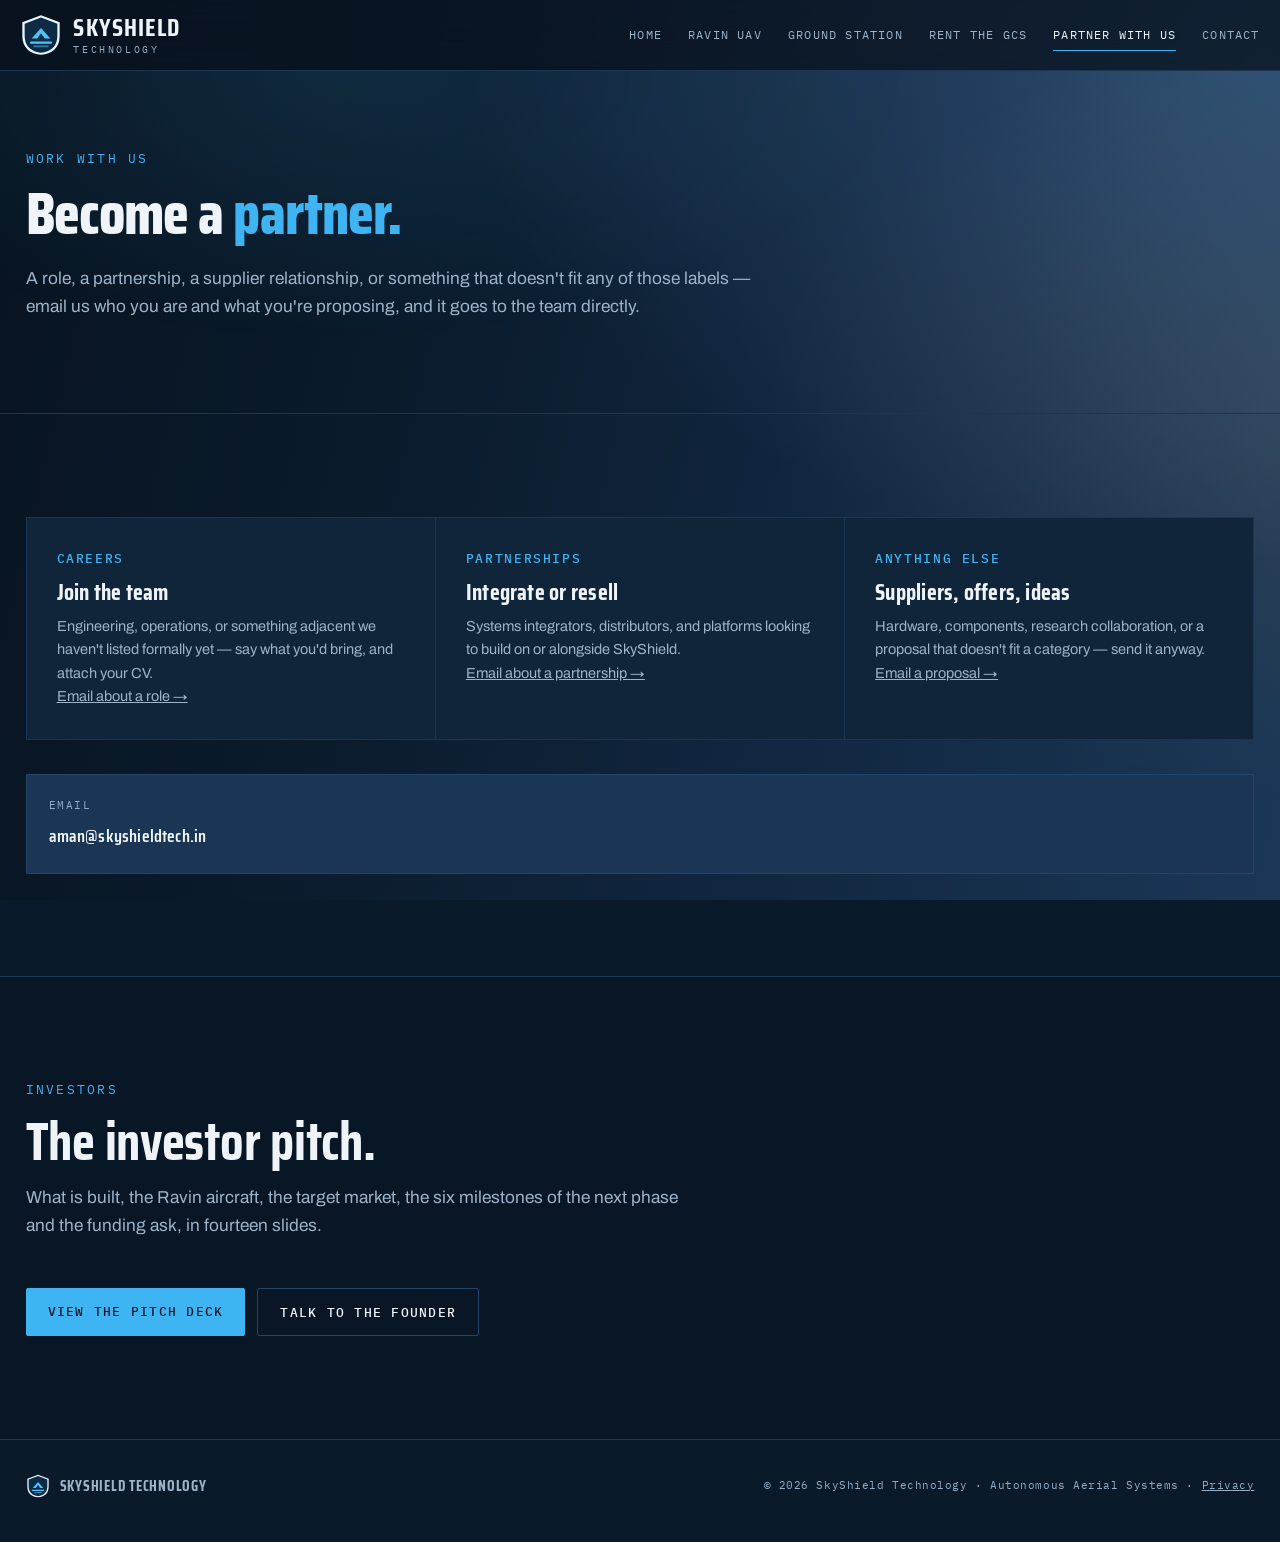
<file: partner.html>
<!DOCTYPE html>
<html lang="en">
<head>
<meta charset="utf-8">
<meta name="viewport" content="width=device-width, initial-scale=1">
<title>Partner With Us — SkyShield Technology</title>
<meta name="description" content="Careers, partnerships, and anything else you'd bring to SkyShield Technology — tell us who you are and what you're proposing.">
<link rel="icon" href="assets/logo.svg">
<link rel="preconnect" href="https://fonts.googleapis.com">
<link rel="preconnect" href="https://fonts.gstatic.com" crossorigin>
<link rel="stylesheet" href="https://fonts.googleapis.com/css2?family=Saira+Condensed:wght@600;700;800&family=Archivo:wght@400;500;600&family=IBM+Plex+Mono:wght@400;500&display=swap">
<link rel="stylesheet" href="assets/site.css">
<script>document.documentElement.classList.add('js')</script>
</head>
<body>

<header>
  <div class="navbar">
    <a class="brand" href="index.html">
      <img src="assets/logo.svg" alt="">
      <span class="brand-name"><b>Sky<i>Shield</i></b><span>Technology</span></span>
    </a>
    <nav class="links" id="siteNav" aria-label="Main">
      <a href="index.html">Home</a>
      <a href="ravin.html">Ravin UAV</a>
      <a href="gcs.html">Ground Station</a>
      <a href="rent.html">Rent the GCS</a>
      <a href="partner.html" aria-current="page">Partner With Us</a>
    </nav>
    <a class="nav-contact" href="index.html#contact">Contact</a>
    <button class="nav-toggle" type="button" aria-expanded="false" aria-controls="siteNav" aria-label="Menu">
      <span></span><span></span><span></span>
    </button>
  </div>
</header>

<section class="pagehead">
  <div class="wrap">
    <p class="eyebrow">Work with us</p>
    <h1>Become a <em>partner.</em></h1>
    <p class="lede">
      A role, a partnership, a supplier relationship, or something that doesn't fit
      any of those labels — email us who you are and what you're proposing, and it
      goes to the team directly.
    </p>
  </div>
</section>

<section class="band">
  <div class="wrap">
    <div class="grid c3">
      <div class="cell">
        <span class="tag">Careers</span>
        <h3>Join the team</h3>
        <p>Engineering, operations, or something adjacent we haven't listed formally yet — say what you'd bring, and attach your CV.</p>
        <p><a href="mailto:aman@skyshieldtech.in?subject=Careers">Email about a role &rarr;</a></p>
      </div>
      <div class="cell">
        <span class="tag">Partnerships</span>
        <h3>Integrate or resell</h3>
        <p>Systems integrators, distributors, and platforms looking to build on or alongside SkyShield.</p>
        <p><a href="mailto:aman@skyshieldtech.in?subject=Partnership">Email about a partnership &rarr;</a></p>
      </div>
      <div class="cell">
        <span class="tag">Anything else</span>
        <h3>Suppliers, offers, ideas</h3>
        <p>Hardware, components, research collaboration, or a proposal that doesn't fit a category — send it anyway.</p>
        <p><a href="mailto:aman@skyshieldtech.in?subject=Proposal">Email a proposal &rarr;</a></p>
      </div>
    </div>

    <div class="cbox">
      <div><span>Email</span><a href="mailto:aman@skyshieldtech.in">aman@skyshieldtech.in</a></div>
    </div>
  </div>
</section>

<section class="band alt" id="investors">
  <div class="wrap">
    <div class="sechead">
      <p class="eyebrow">Investors</p>
      <h2 class="h2">The investor pitch.</h2>
      <p class="lede">
        What is built, the Ravin aircraft, the target market, the six milestones of
        the next phase and the funding ask, in fourteen slides.
      </p>
    </div>
    <div class="actions" style="margin-top:28px">
      <a class="btn btn-primary" href="pitch.html">View the pitch deck</a>
      <a class="btn btn-ghost" href="index.html#contact">Talk to the founder</a>
    </div>
  </div>
</section>

<footer>
  <div class="wrap">
    <div class="fbrand"><img src="assets/logo.svg" alt=""><b>SkyShield Technology</b></div>
    <div class="note">© 2026 SkyShield Technology · Autonomous Aerial Systems · <a href="privacy.html">Privacy</a></div>
  </div>
</footer>

<script src="assets/analytics.js"></script>
<script src="assets/site.js"></script>
</body>
</html>
</file>
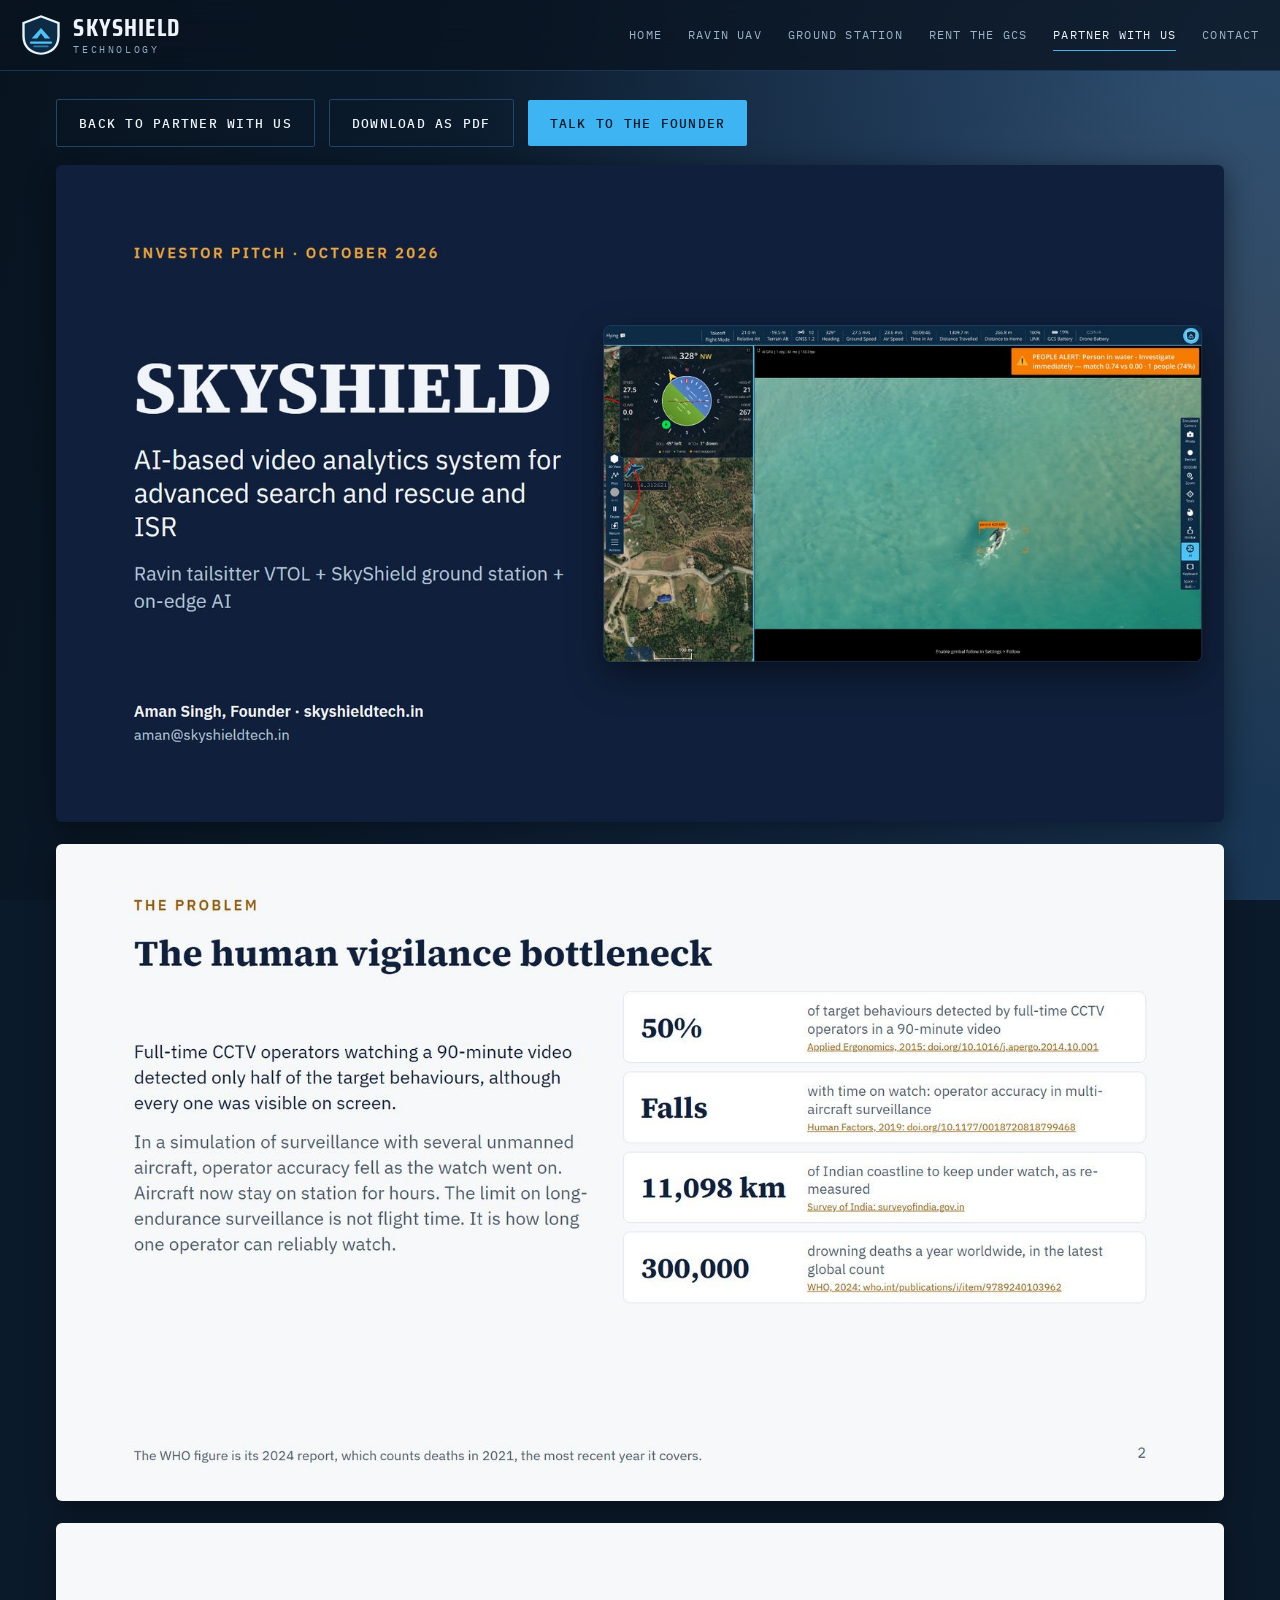
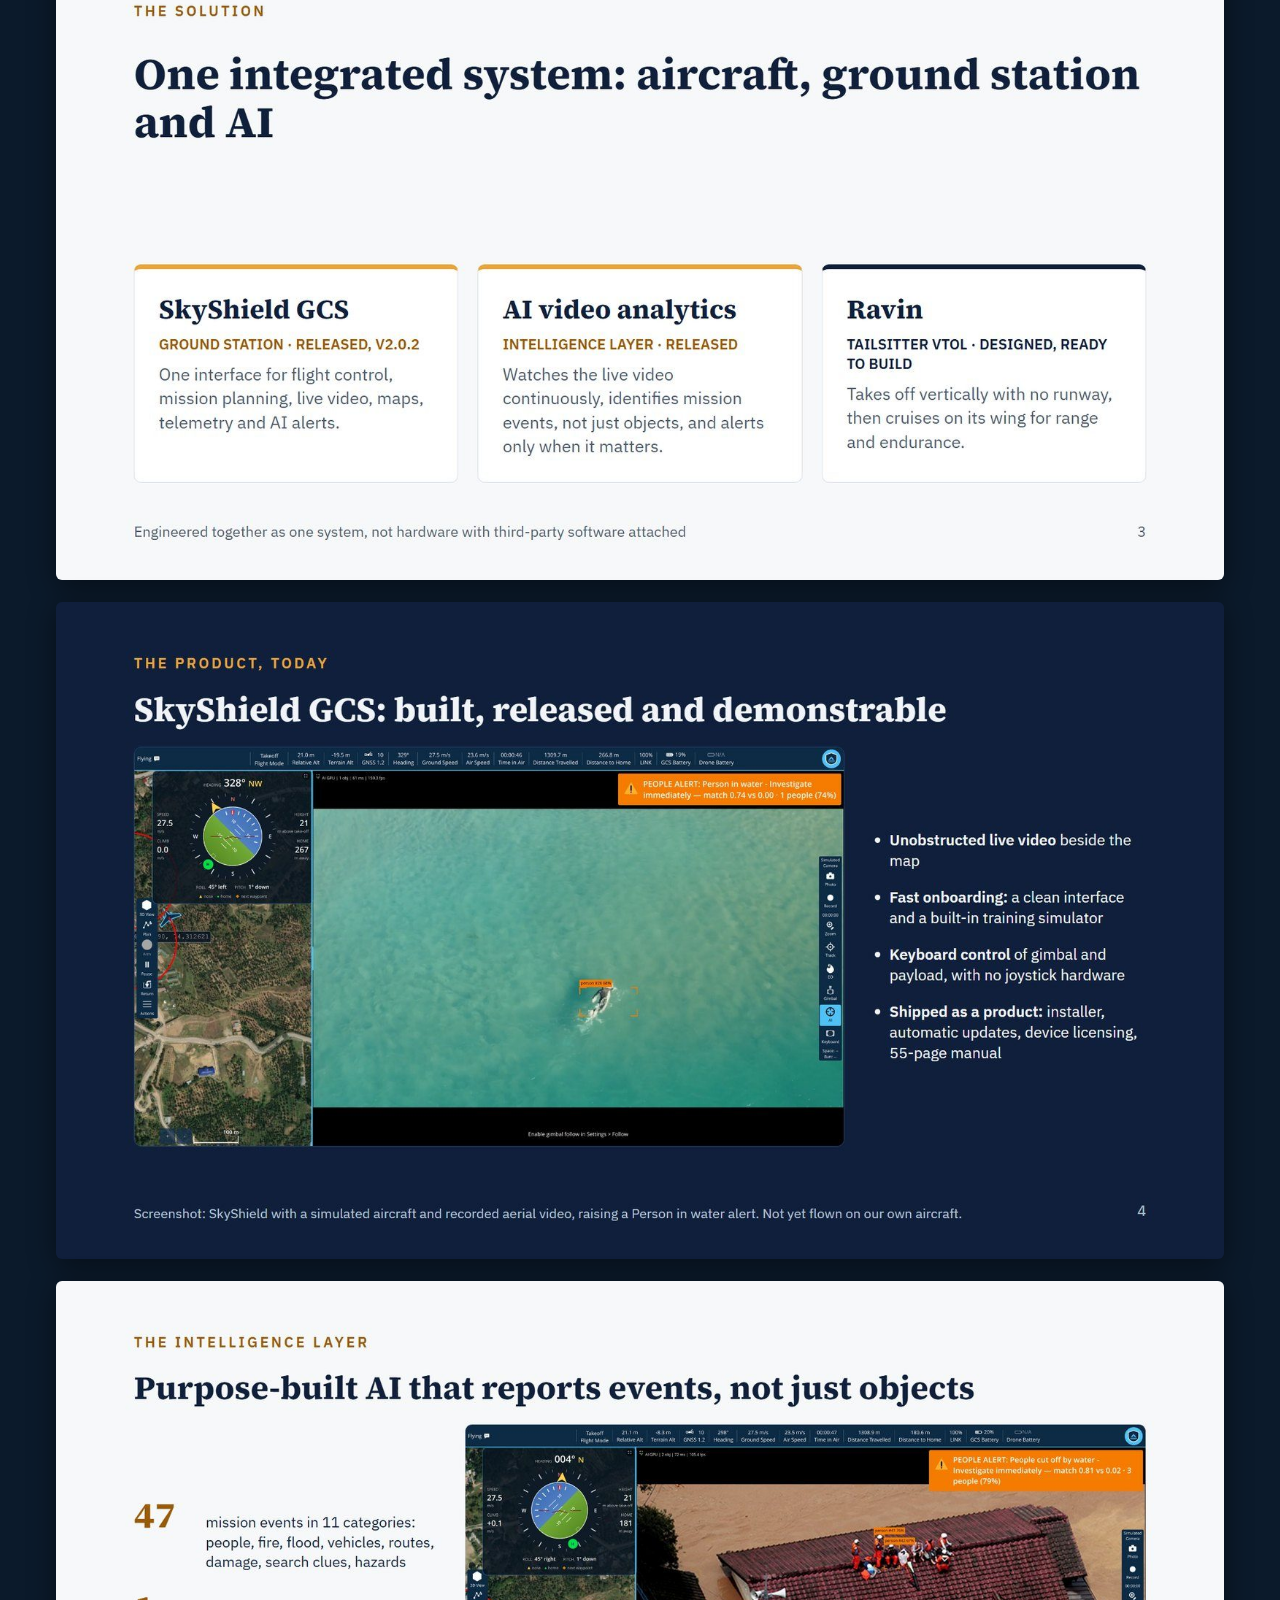
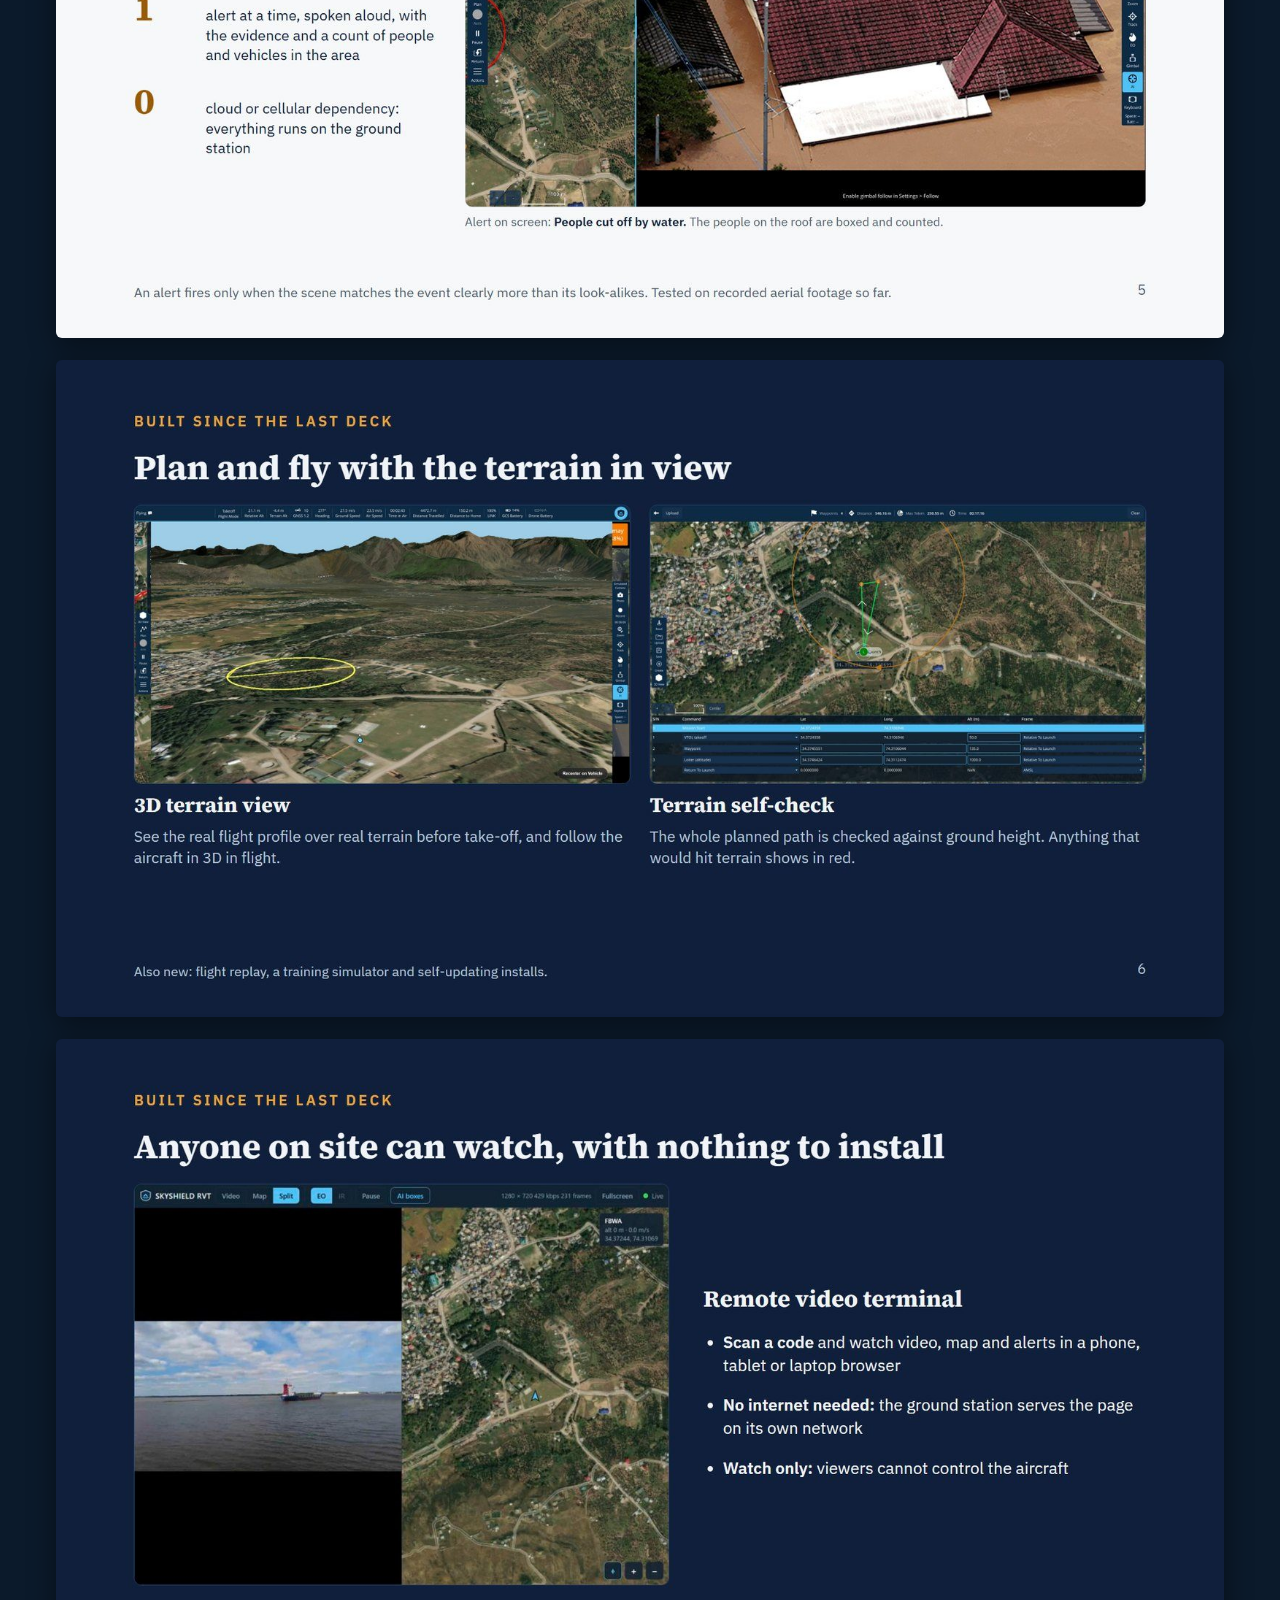
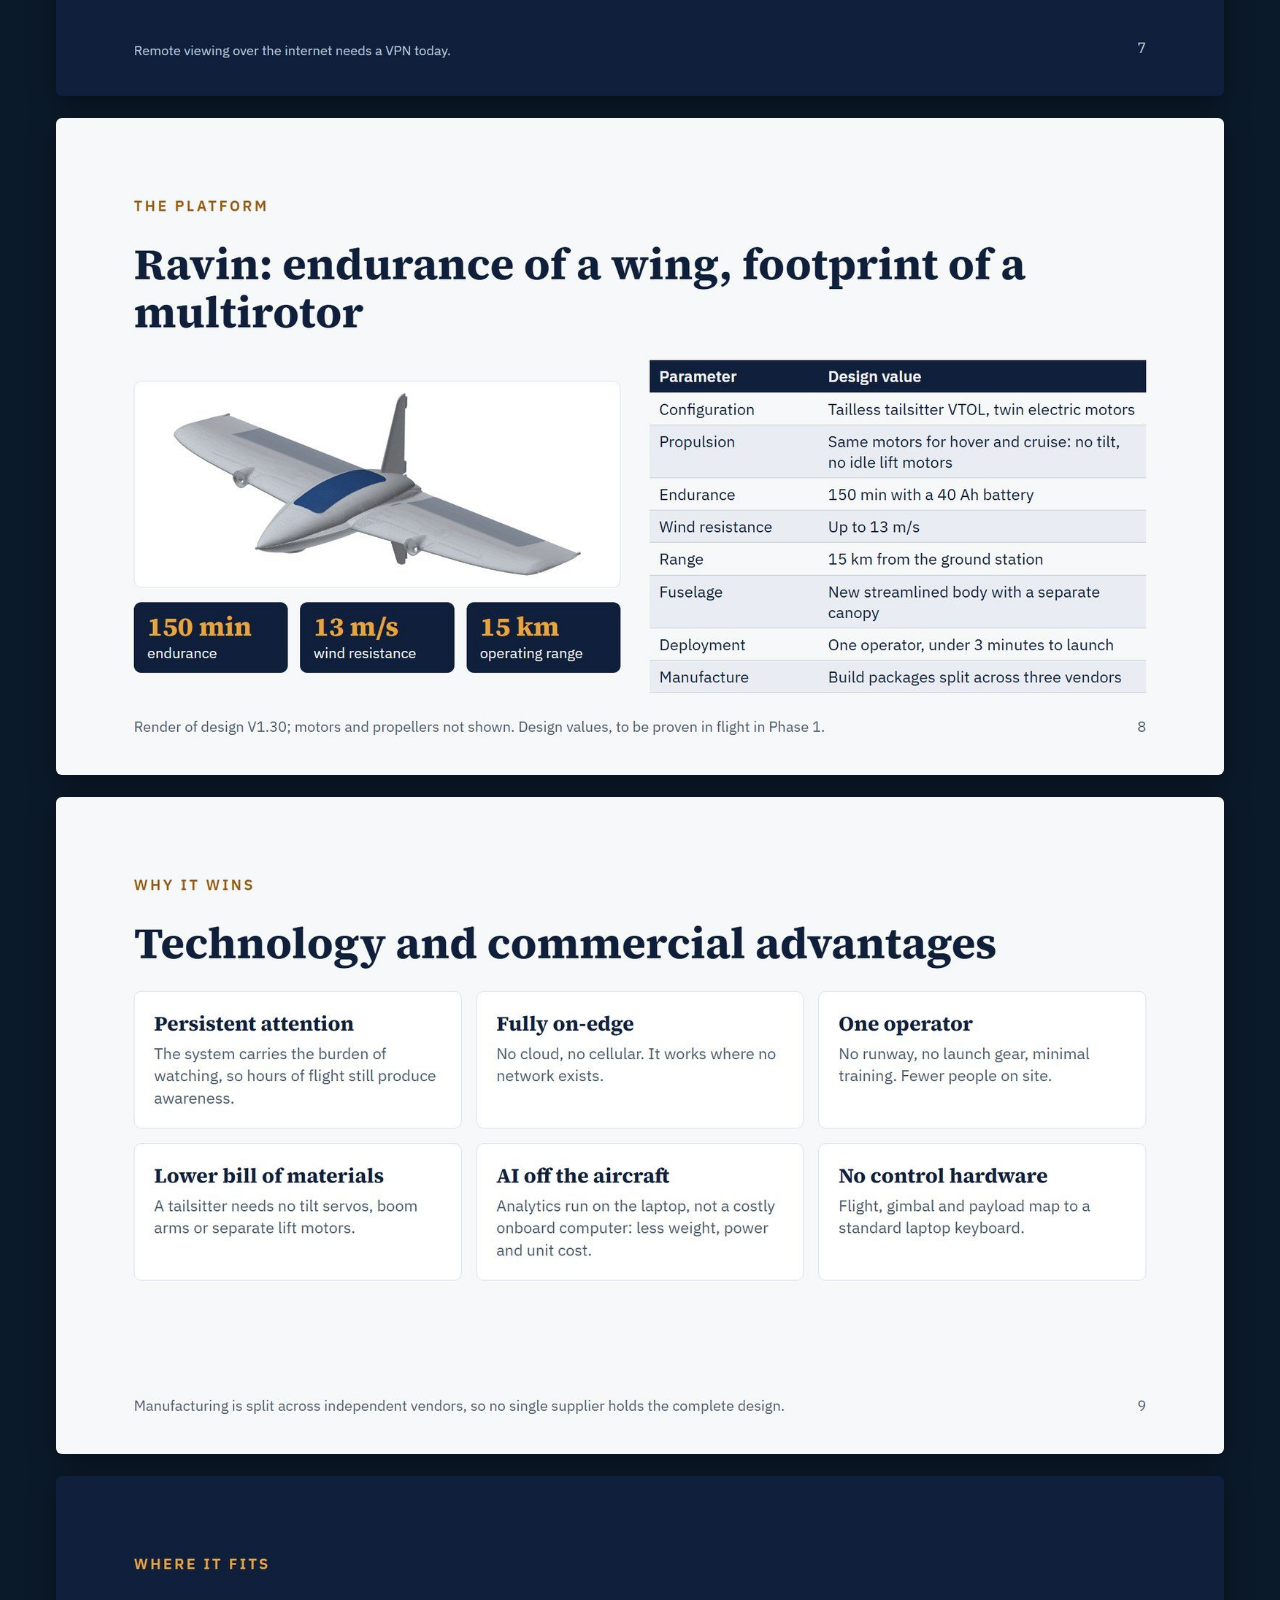
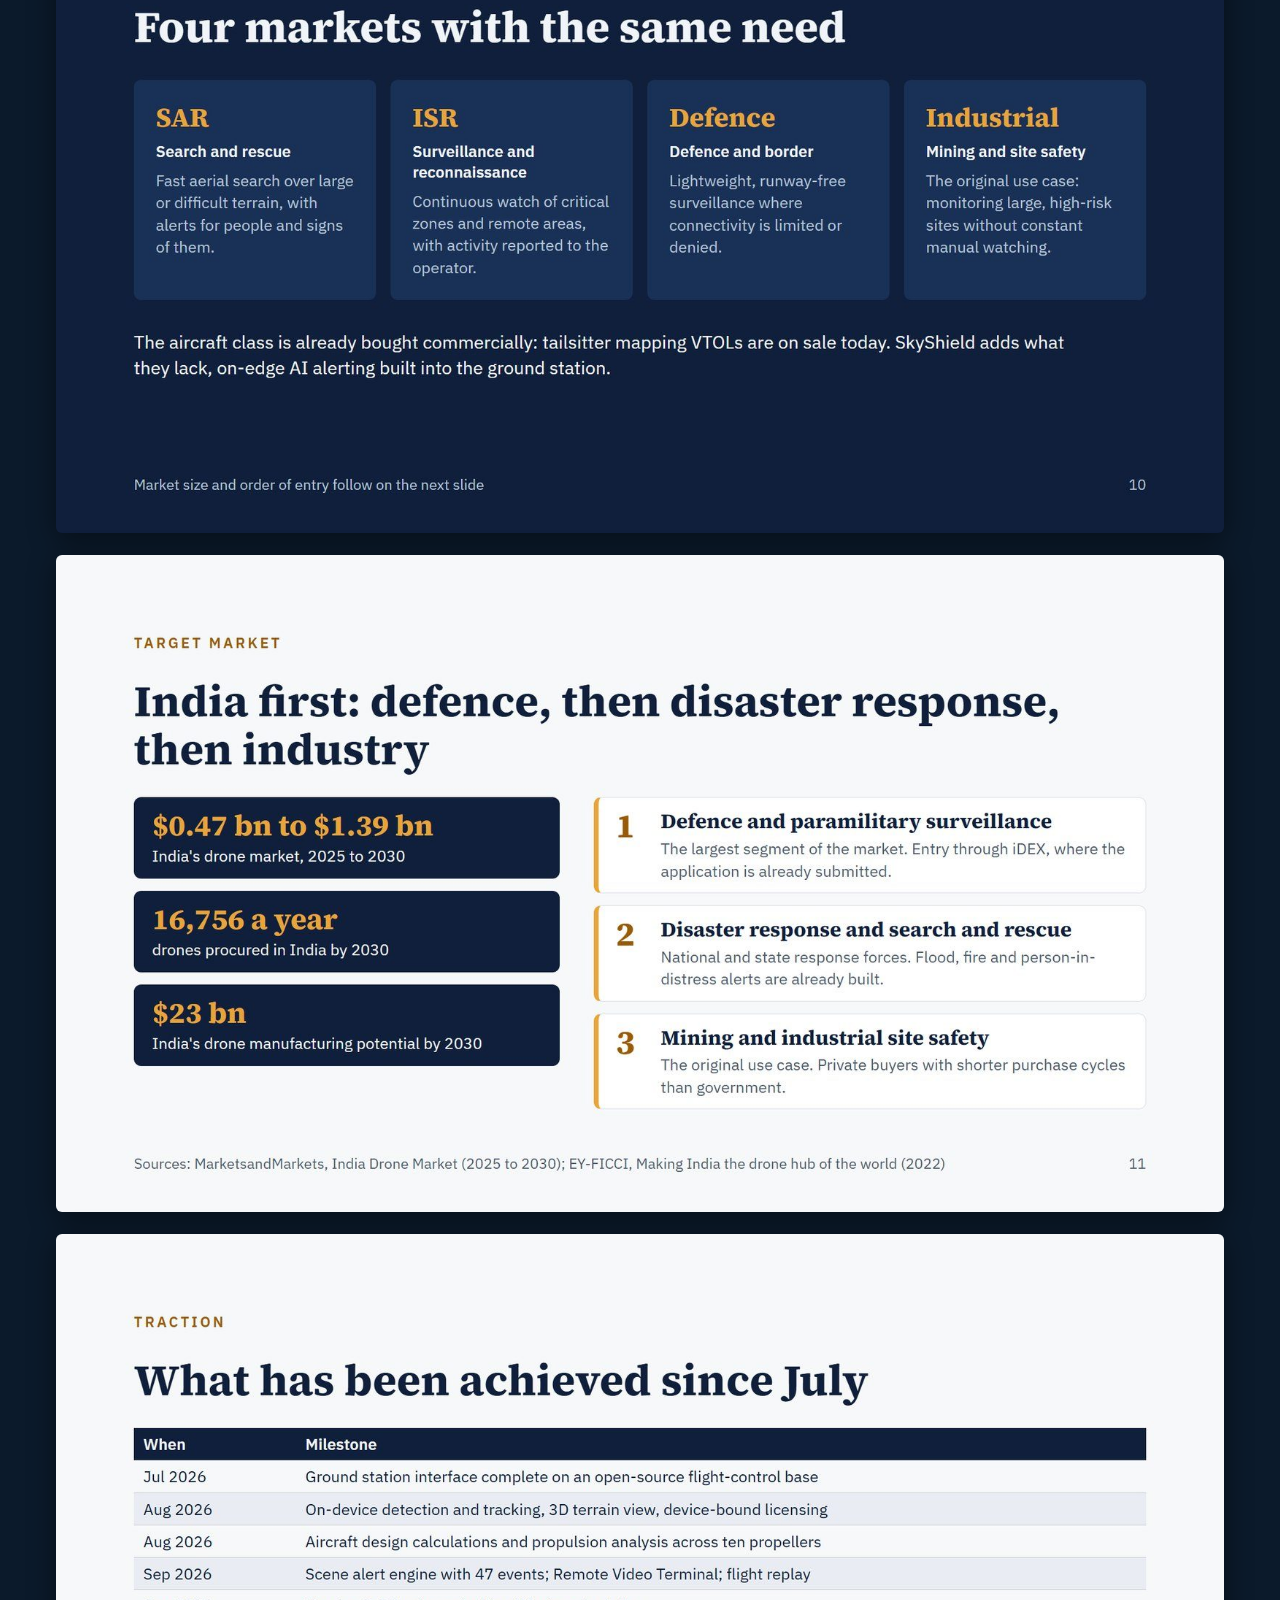
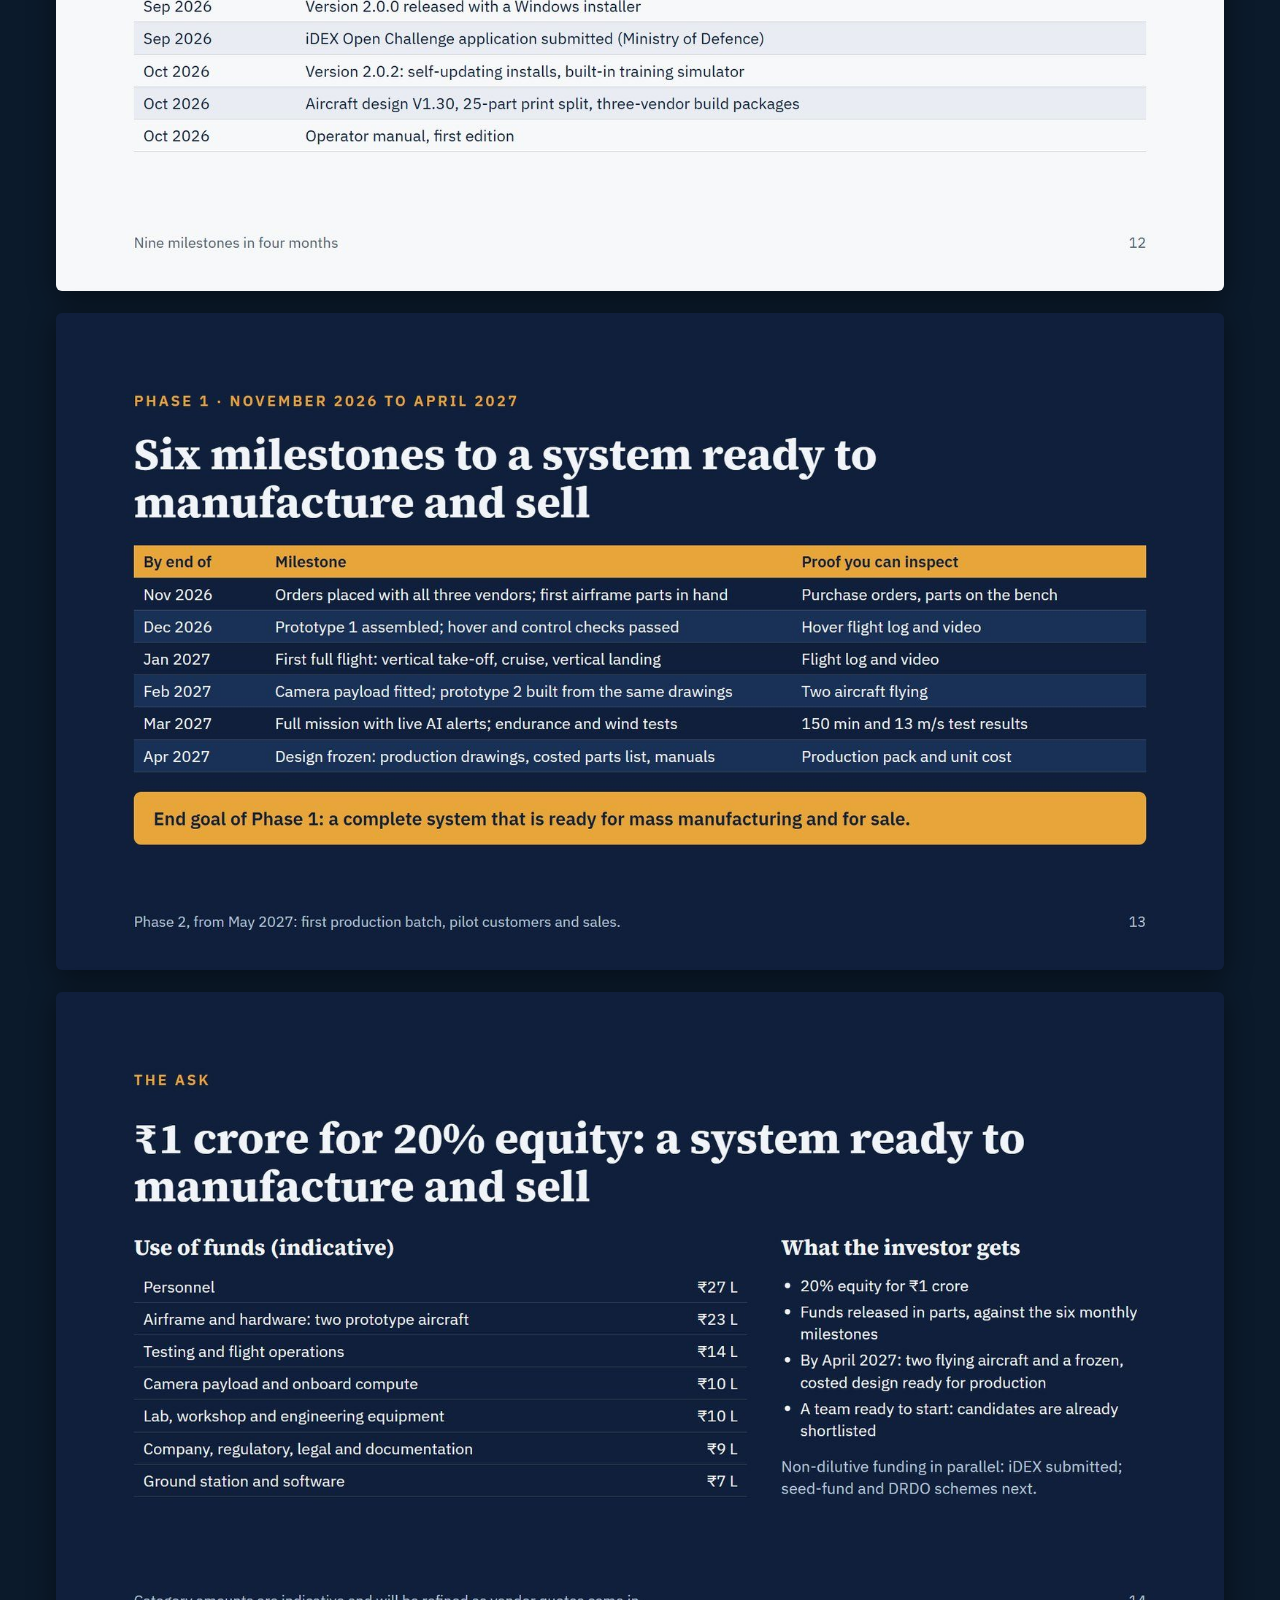
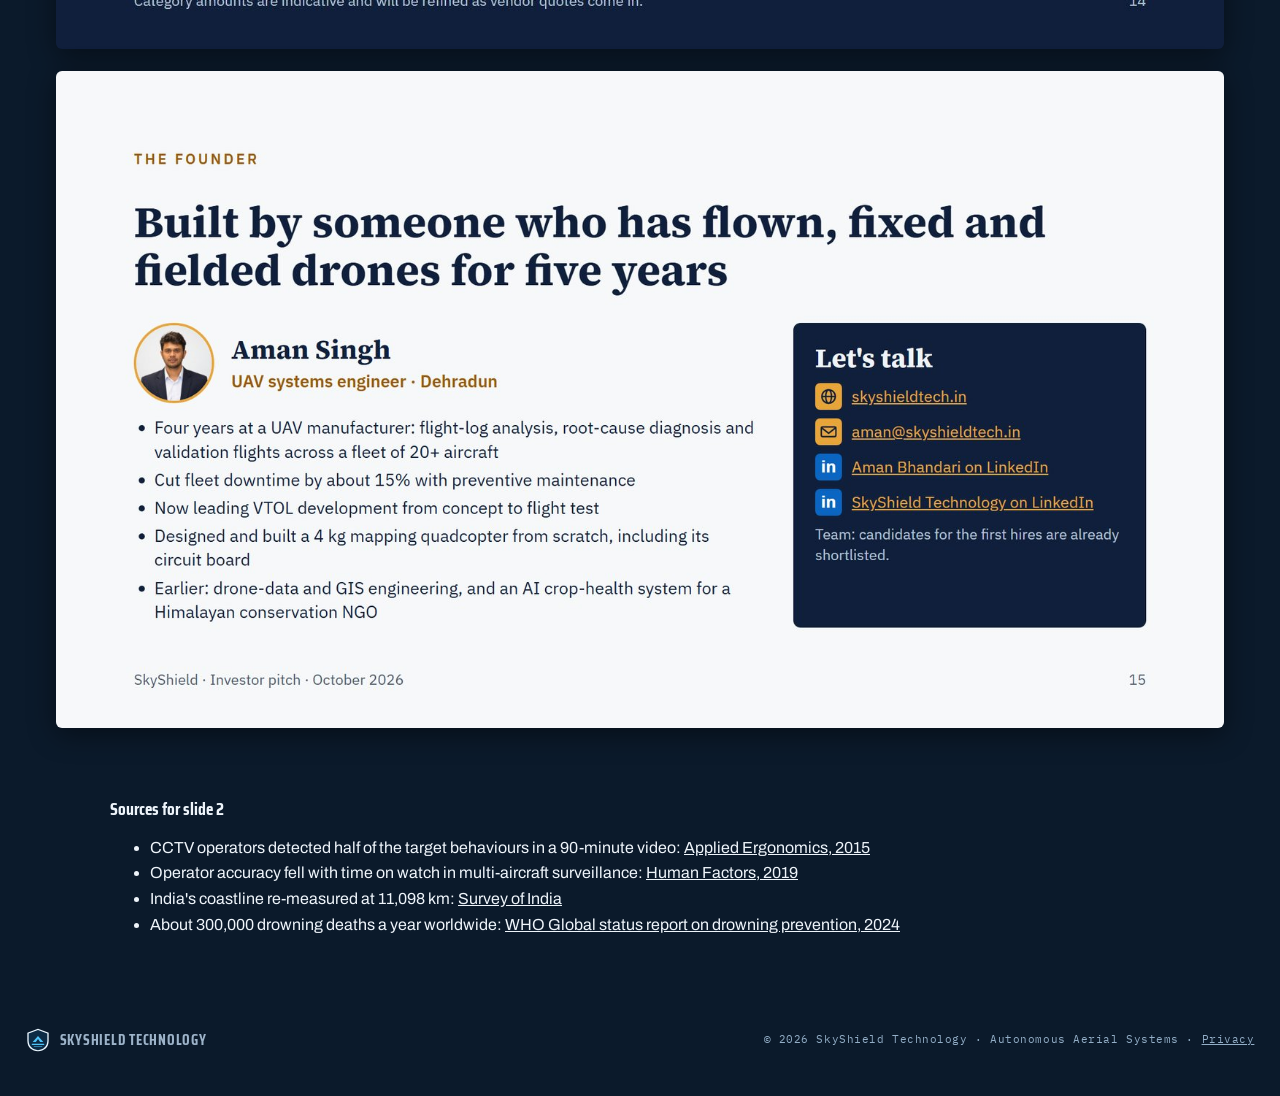
<file: pitch.html>
<!DOCTYPE html>
<html lang="en">
<head>
<meta charset="utf-8">
<meta name="viewport" content="width=device-width, initial-scale=1">
<title>Investor Pitch — SkyShield Technology</title>
<meta name="description" content="The SkyShield investor pitch: what is built, the Ravin aircraft, the target market, the milestones and the ask.">
<link rel="icon" href="assets/logo.svg">
<link rel="preconnect" href="https://fonts.googleapis.com">
<link rel="preconnect" href="https://fonts.gstatic.com" crossorigin>
<link rel="stylesheet" href="https://fonts.googleapis.com/css2?family=Saira+Condensed:wght@600;700;800&family=Archivo:wght@400;500;600&family=IBM+Plex+Mono:wght@400;500&display=swap">
<link rel="stylesheet" href="assets/site.css">
<style>
.deck { max-width:1200px; margin:0 auto 64px; padding:0 16px; display:flex; flex-direction:column; gap:22px; }
.deck img { display:block; width:100%; height:auto; border-radius:6px; box-shadow:0 6px 28px rgba(0,0,0,.45); }
.docbar { max-width:1200px; margin:0 auto; padding:28px 16px 18px; display:flex; gap:14px; flex-wrap:wrap; align-items:center; }
</style>
<script>document.documentElement.classList.add('js')</script>
</head>
<body>

<header>
  <div class="navbar">
    <a class="brand" href="index.html">
      <img src="assets/logo.svg" alt="">
      <span class="brand-name"><b>Sky<i>Shield</i></b><span>Technology</span></span>
    </a>
    <nav class="links" id="siteNav" aria-label="Main">
      <a href="index.html">Home</a>
      <a href="ravin.html">Ravin UAV</a>
      <a href="gcs.html">Ground Station</a>
      <a href="rent.html">Rent the GCS</a>
      <a href="partner.html" aria-current="page">Partner With Us</a>
    </nav>
    <a class="nav-contact" href="index.html#contact">Contact</a>
    <button class="nav-toggle" type="button" aria-expanded="false" aria-controls="siteNav" aria-label="Menu">
      <span></span><span></span><span></span>
    </button>
  </div>
</header>

<div class="docbar">
  <a class="btn btn-ghost" href="partner.html#investors">Back to Partner With Us</a>
  <a class="btn btn-ghost" href="downloads/SkyShield-Investor-Pitch.pdf">Download as PDF</a>
  <a class="btn btn-primary" href="index.html#contact">Talk to the founder</a>
</div>
<main class="deck">
  <img src="assets/pitch/slide-01.jpg" width="1600" height="900" alt="Slide 1. SkyShield: AI-based video analytics system for advanced search and rescue and ISR">
  <img loading="lazy" decoding="async" src="assets/pitch/slide-02.jpg" width="1600" height="900" alt="Slide 2. The problem: the human vigilance bottleneck">
  <img src="assets/pitch/slide-03.jpg" width="1600" height="900" alt="Slide 3. The solution: one integrated system of aircraft, ground station and AI" loading="lazy">
  <img src="assets/pitch/slide-04.jpg" width="1600" height="900" alt="Slide 4. The product today: SkyShield GCS, built, released and demonstrable" loading="lazy">
  <img src="assets/pitch/slide-05.jpg" width="1600" height="900" alt="Slide 5. The intelligence layer: purpose-built AI that reports events, not just objects" loading="lazy">
  <img src="assets/pitch/slide-06.jpg" width="1600" height="900" alt="Slide 6. Plan and fly with the terrain in view: 3D terrain view and terrain self-check" loading="lazy">
  <img src="assets/pitch/slide-07.jpg" width="1600" height="900" alt="Slide 7. Remote video terminal: anyone on site can watch in a browser, with nothing to install" loading="lazy">
  <img src="assets/pitch/slide-08.jpg" width="1600" height="900" alt="Slide 8. The platform: Ravin, with design values of 150 minutes endurance, 13 m/s wind resistance and 15 km range" loading="lazy">
  <img src="assets/pitch/slide-09.jpg" width="1600" height="900" alt="Slide 9. Why it wins: technology and commercial advantages" loading="lazy">
  <img src="assets/pitch/slide-10.jpg" width="1600" height="900" alt="Slide 10. Where it fits: search and rescue, surveillance, defence, industrial" loading="lazy">
  <img src="assets/pitch/slide-11.jpg" width="1600" height="900" alt="Slide 11. Target market: India first, defence, then disaster response, then industry" loading="lazy">
  <img src="assets/pitch/slide-12.jpg" width="1600" height="900" alt="Slide 12. Traction: what has been achieved since July" loading="lazy">
  <img src="assets/pitch/slide-13.jpg" width="1600" height="900" alt="Slide 13. Phase 1, November 2026 to April 2027: six milestones to a system ready to manufacture and sell" loading="lazy">
  <img src="assets/pitch/slide-14.jpg" width="1600" height="900" alt="Slide 14. The ask: one crore rupees for 20 percent equity, with the use of funds" loading="lazy">
  <img src="assets/pitch/slide-15.jpg" width="1600" height="900" alt="Slide 15. The founder: Aman Singh, with contact details" loading="lazy">
</main>
<section class="doc" style="max-width:1100px;margin:0 auto;padding:8px 20px 40px">
<h2 style="font-size:1.1rem">Sources for slide 2</h2>
<ul>
<li>CCTV operators detected half of the target behaviours in a 90-minute video: <a href="https://doi.org/10.1016/j.apergo.2014.10.001">Applied Ergonomics, 2015</a></li>
<li>Operator accuracy fell with time on watch in multi-aircraft surveillance: <a href="https://doi.org/10.1177/0018720818799468">Human Factors, 2019</a></li>
<li>India's coastline re-measured at 11,098 km: <a href="https://www.surveyofindia.gov.in/webroot/UserFiles/files/Length%20of%20Coastline%20of%20India.pdf">Survey of India</a></li>
<li>About 300,000 drowning deaths a year worldwide: <a href="https://www.who.int/publications/i/item/9789240103962">WHO Global status report on drowning prevention, 2024</a></li>
</ul>
</section>

<footer>
  <div class="wrap">
    <div class="fbrand"><img src="assets/logo.svg" alt=""><b>SkyShield Technology</b></div>
    <div class="note">© 2026 SkyShield Technology · Autonomous Aerial Systems · <a href="privacy.html">Privacy</a></div>
  </div>
</footer>

<script src="assets/analytics.js"></script>
<script src="assets/site.js"></script>
</body>
</html>
</file>
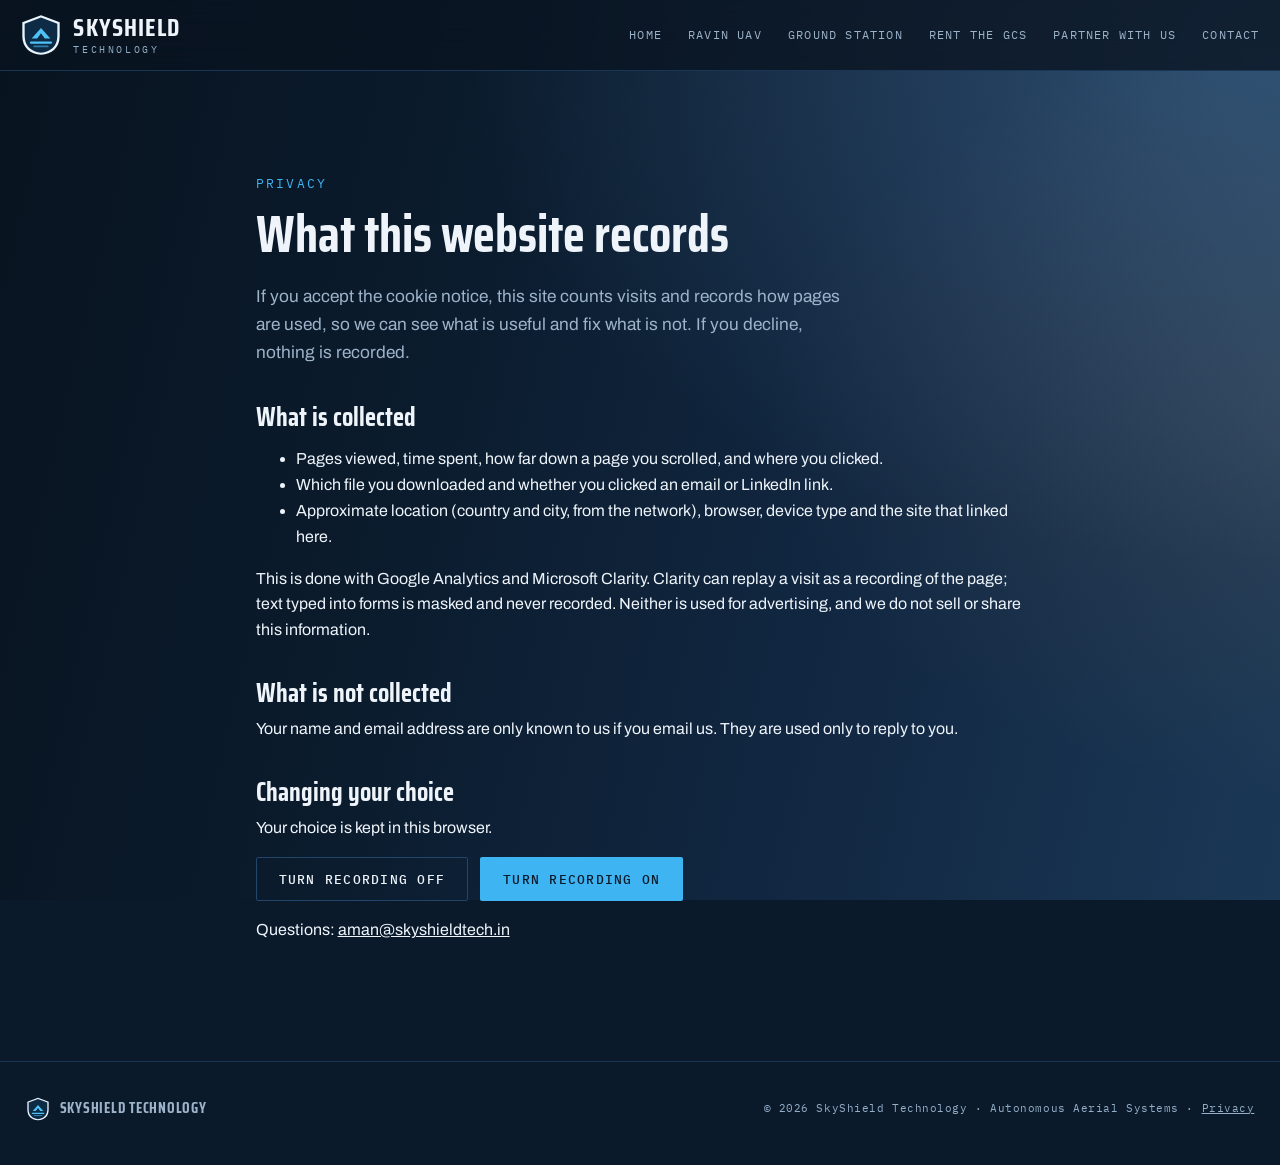
<file: privacy.html>
<!DOCTYPE html>
<html lang="en">
<head>
<meta charset="utf-8">
<meta name="viewport" content="width=device-width, initial-scale=1">
<title>Privacy — SkyShield Technology</title>
<meta name="description" content="What SkyShield Technology's website records about visits, and how to turn it off.">
<link rel="icon" href="assets/logo.svg">
<link rel="preconnect" href="https://fonts.googleapis.com">
<link rel="preconnect" href="https://fonts.gstatic.com" crossorigin>
<link rel="stylesheet" href="https://fonts.googleapis.com/css2?family=Saira+Condensed:wght@600;700;800&family=Archivo:wght@400;500;600&family=IBM+Plex+Mono:wght@400;500&display=swap">
<link rel="stylesheet" href="assets/site.css">
<script>document.documentElement.classList.add('js')</script>
</head>
<body>
<header>
  <div class="navbar">
    <a class="brand" href="index.html">
      <img src="assets/logo.svg" alt="">
      <span class="brand-name"><b>Sky<i>Shield</i></b><span>Technology</span></span>
    </a>
    <nav class="links" id="siteNav" aria-label="Main">
      <a href="index.html">Home</a>
      <a href="ravin.html">Ravin UAV</a>
      <a href="gcs.html">Ground Station</a>
      <a href="rent.html">Rent the GCS</a>
      <a href="partner.html">Partner With Us</a>
    </nav>
    <a class="nav-contact" href="index.html#contact">Contact</a>
    <button class="nav-toggle" type="button" aria-expanded="false" aria-controls="siteNav" aria-label="Menu">
      <span></span><span></span><span></span>
    </button>
  </div>
</header>
<main>
<section class="band">
  <div class="wrap" style="max-width:820px">
    <p class="eyebrow">Privacy</p>
    <h1 style="font-size:clamp(34px,4vw,52px);margin-bottom:22px">What this website records</h1>
    <p class="lede">If you accept the cookie notice, this site counts visits and records how pages are used, so we
      can see what is useful and fix what is not. If you decline, nothing is recorded.</p>

    <h2 style="font-size:26px;margin:36px 0 10px">What is collected</h2>
    <ul>
      <li>Pages viewed, time spent, how far down a page you scrolled, and where you clicked.</li>
      <li>Which file you downloaded and whether you clicked an email or LinkedIn link.</li>
      <li>Approximate location (country and city, from the network), browser, device type and the site that linked here.</li>
    </ul>
    <p>This is done with Google Analytics and Microsoft Clarity. Clarity can replay a visit as a recording of the page;
      text typed into forms is masked and never recorded. Neither is used for advertising, and we do not sell or
      share this information.</p>

    <h2 style="font-size:26px;margin:36px 0 10px">What is not collected</h2>
    <p>Your name and email address are only known to us if you email us. They are used only to reply to you.</p>

    <h2 style="font-size:26px;margin:36px 0 10px">Changing your choice</h2>
    <p>Your choice is kept in this browser.</p>
    <p style="display:flex;gap:12px;flex-wrap:wrap">
      <button type="button" class="btn btn-ghost" onclick="window.skyshieldConsent && window.skyshieldConsent('no')">Turn recording off</button>
      <button type="button" class="btn btn-primary" onclick="window.skyshieldConsent && window.skyshieldConsent('yes')">Turn recording on</button>
    </p>
    <p>Questions: <a href="mailto:aman@skyshieldtech.in">aman@skyshieldtech.in</a></p>
  </div>
</section>
</main>
<footer>
  <div class="wrap">
    <div class="fbrand"><img src="assets/logo.svg" alt=""><b>SkyShield Technology</b></div>
    <div class="note">© 2026 SkyShield Technology · Autonomous Aerial Systems · <a href="privacy.html">Privacy</a></div>
  </div>
</footer>
<script src="assets/analytics.js"></script>
<script src="assets/site.js"></script>
</body>
</html>
</file>
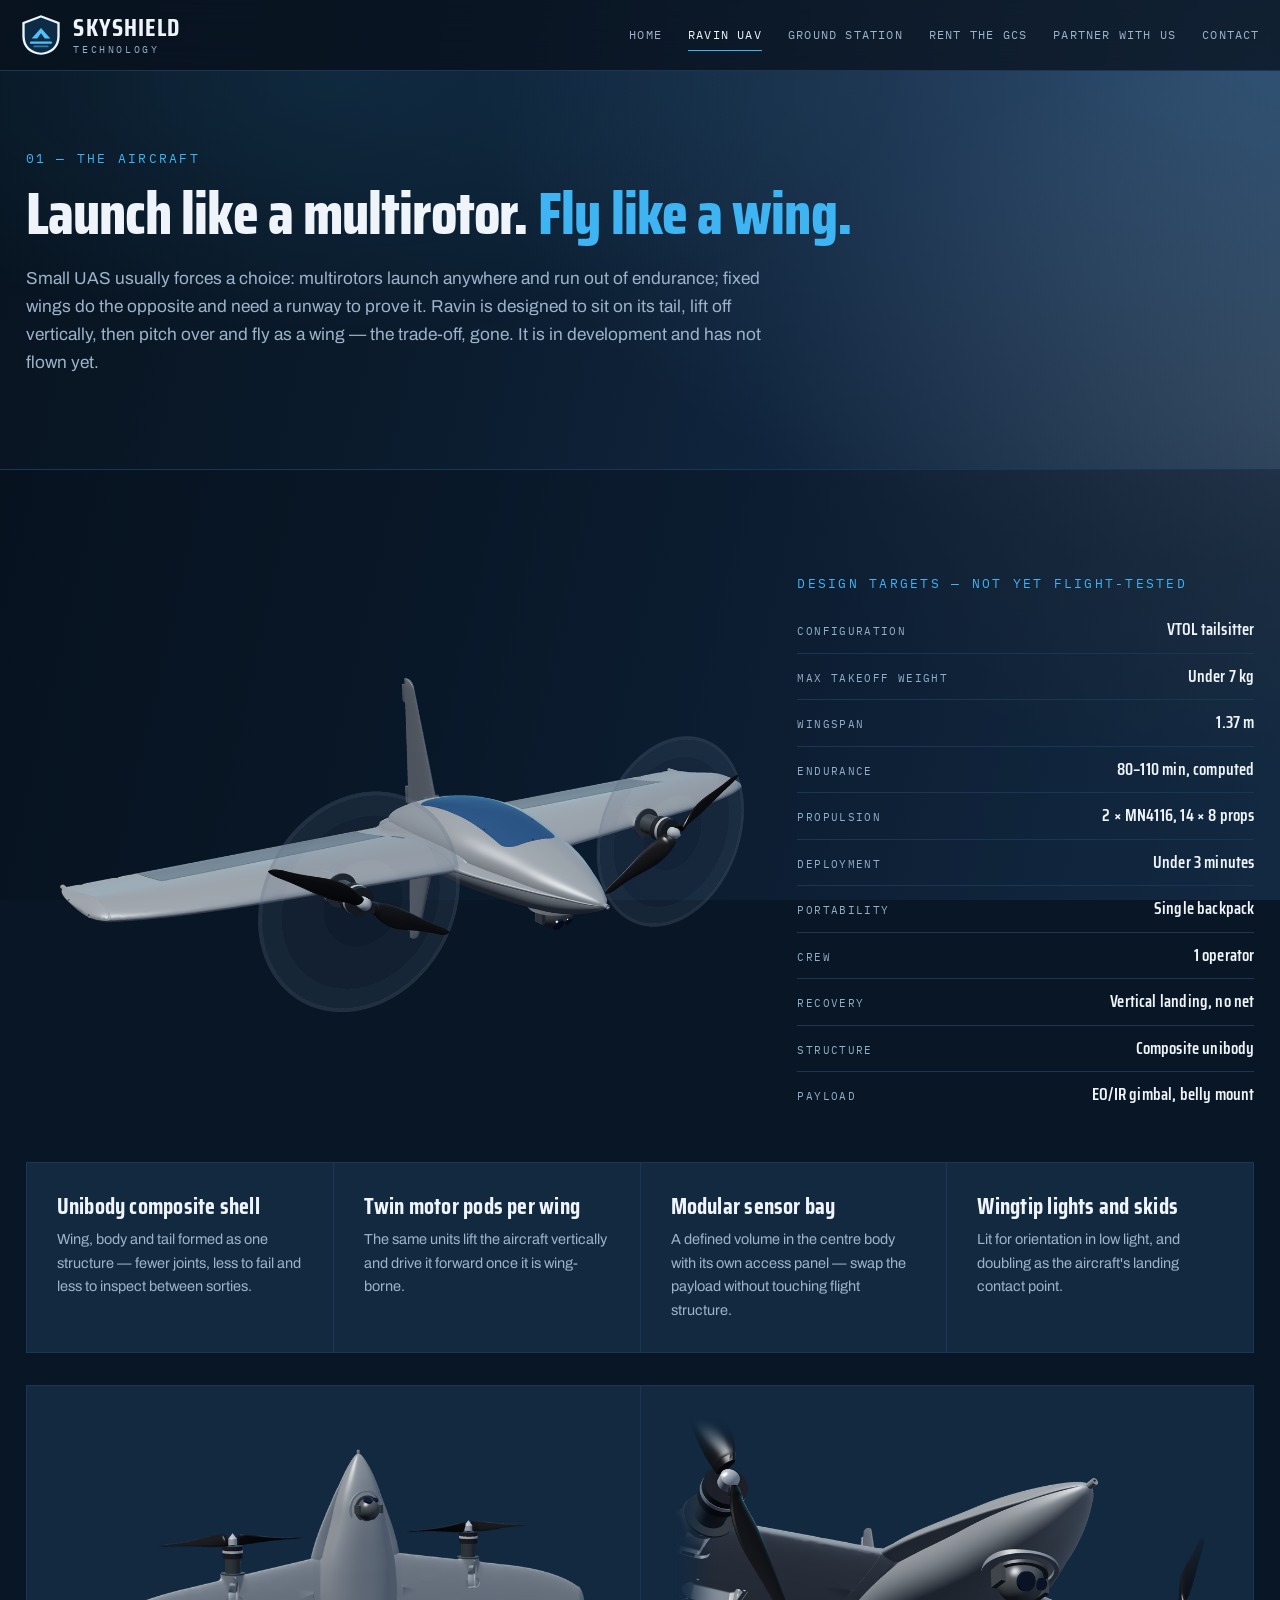
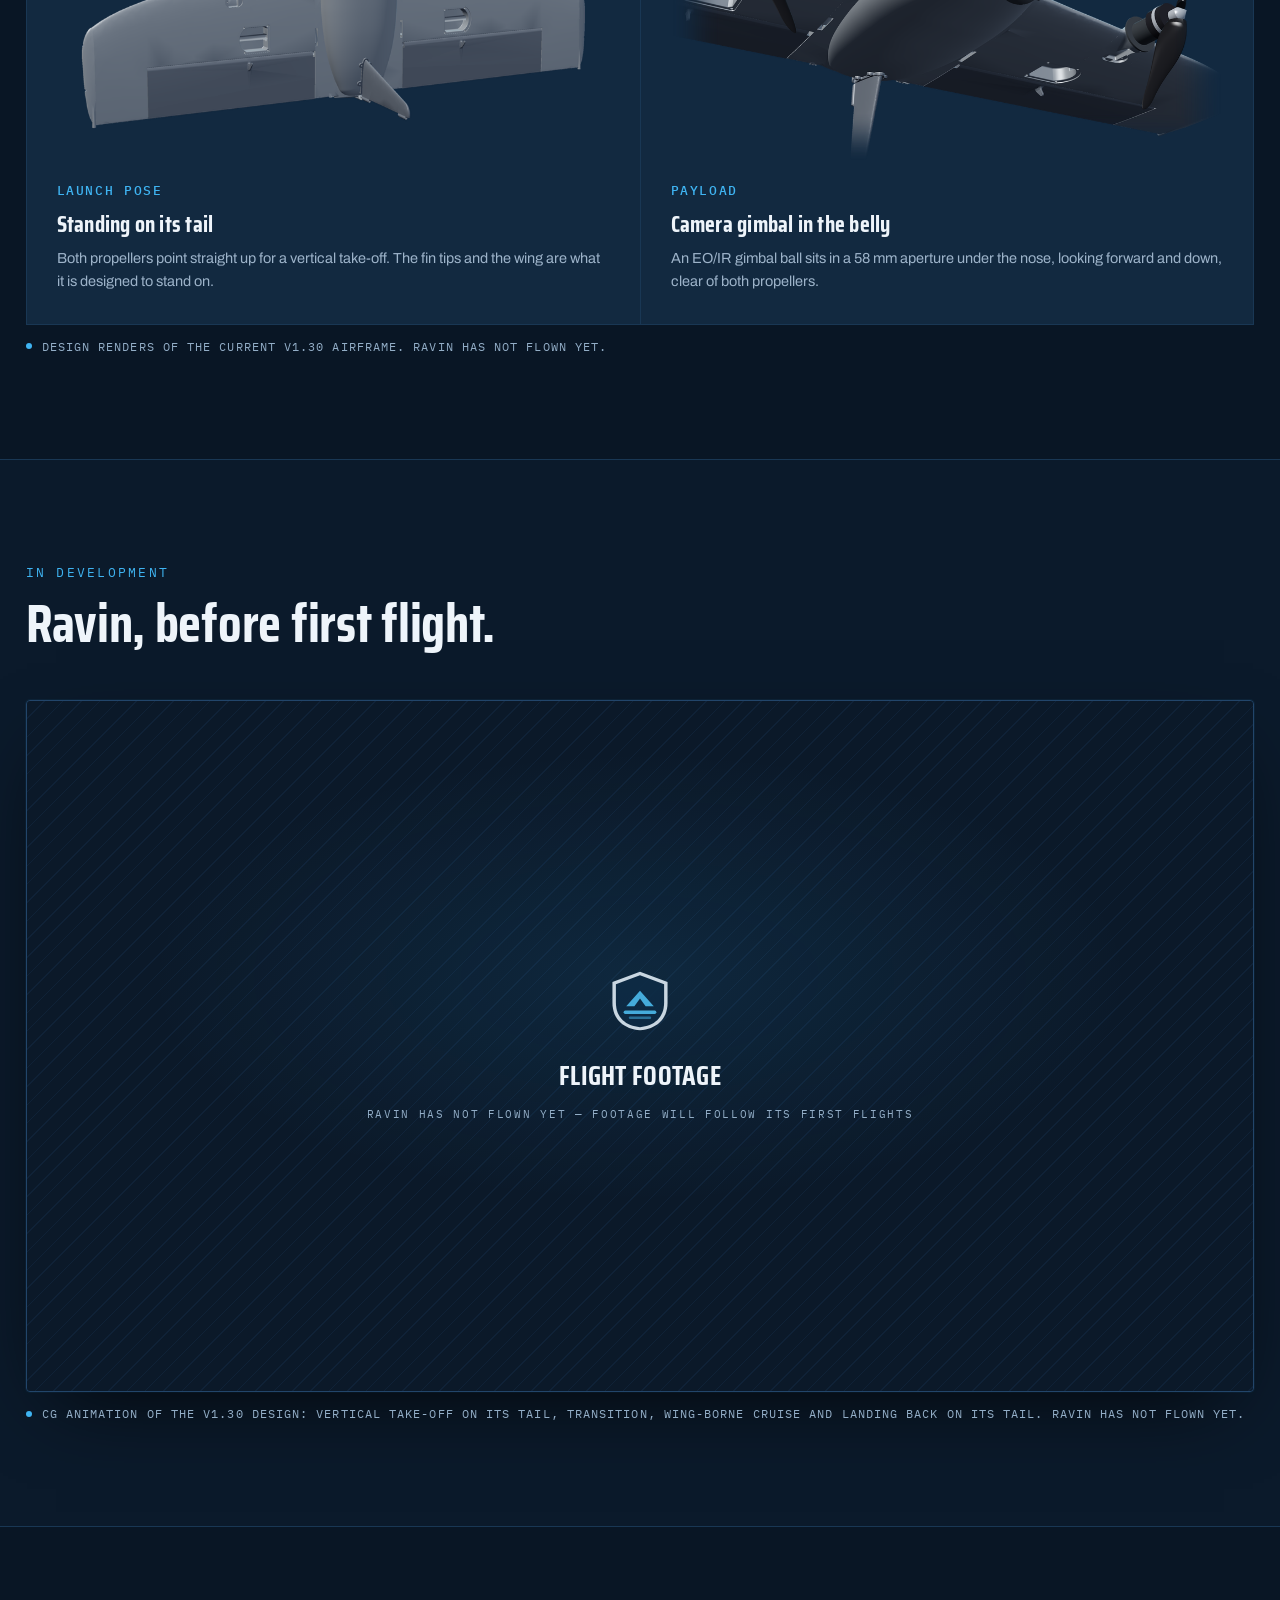
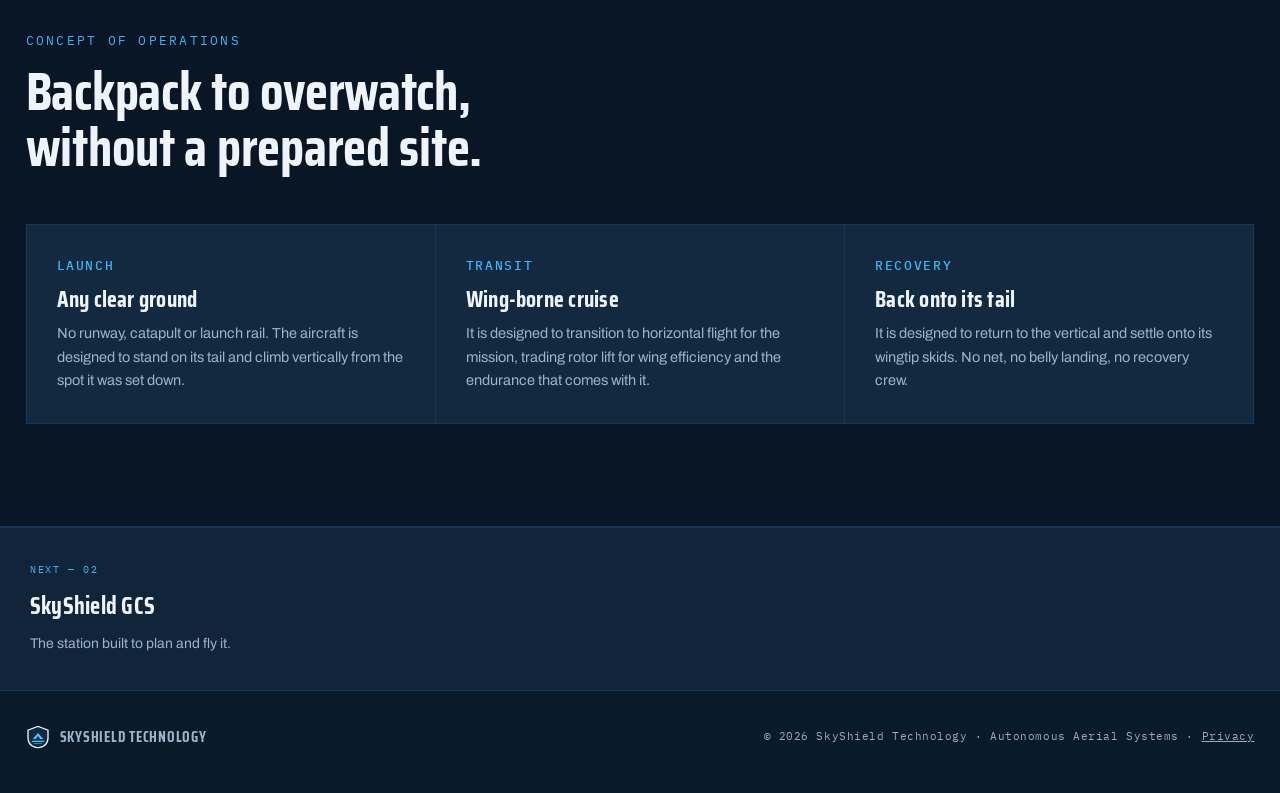
<file: ravin.html>
<!DOCTYPE html>
<html lang="en">
<head>
<meta charset="utf-8">
<meta name="viewport" content="width=device-width, initial-scale=1">
<title>Ravin UAV — SkyShield Technology</title>
<meta name="description" content="Ravin is SkyShield's VTOL tailsitter UAV: vertical launch from unprepared ground, fixed-wing endurance, one operator, designed to be airborne in under three minutes. In development, not yet flown.">
<link rel="icon" href="assets/logo.svg">
<link rel="preconnect" href="https://fonts.googleapis.com">
<link rel="preconnect" href="https://fonts.gstatic.com" crossorigin>
<link rel="stylesheet" href="https://fonts.googleapis.com/css2?family=Saira+Condensed:wght@600;700;800&family=Archivo:wght@400;500;600&family=IBM+Plex+Mono:wght@400;500&display=swap">
<link rel="stylesheet" href="assets/site.css">
<script>document.documentElement.classList.add('js')</script>
</head>
<body>

<header>
  <div class="navbar">
    <a class="brand" href="index.html">
      <img src="assets/logo.svg" alt="">
      <span class="brand-name"><b>Sky<i>Shield</i></b><span>Technology</span></span>
    </a>
    <nav class="links" id="siteNav" aria-label="Main">
      <a href="index.html">Home</a>
      <a href="ravin.html" aria-current="page">Ravin UAV</a>
      <a href="gcs.html">Ground Station</a>
      <a href="rent.html">Rent the GCS</a>
      <a href="partner.html">Partner With Us</a>
    </nav>
    <a class="nav-contact" href="index.html#contact">Contact</a>
    <button class="nav-toggle" type="button" aria-expanded="false" aria-controls="siteNav" aria-label="Menu">
      <span></span><span></span><span></span>
    </button>
  </div>
</header>

<section class="pagehead">
  <div class="wrap">
    <p class="eyebrow">01 — The aircraft</p>
    <h1>Launch like a multirotor. <em>Fly like a wing.</em></h1>
    <p class="lede">
      Small UAS usually forces a choice: multirotors launch anywhere and run out of
      endurance; fixed wings do the opposite and need a runway to prove it. Ravin is
      designed to sit on its tail, lift off vertically, then pitch over and fly as a
      wing — the trade-off, gone. It is in development and has not flown yet.
    </p>
  </div>
</section>

<section class="band alt">
  <div class="wrap">
    <div class="ravin-stage">
      <img class="stage-art" src="assets/ravin-render.png"
           alt="A design render of the Ravin V1.30 VTOL tailsitter: light grey flying-wing body with a blue canopy, two motors on the wing leading edges turning 14-inch propellers, and a camera gimbal under the nose.">
      <div class="stage-specs">
        <p class="eyebrow">Design targets — not yet flight-tested</p>
        <dl class="specgrid">
          <div><dt>Configuration</dt><dd>VTOL tailsitter</dd></div>
          <div><dt>Max takeoff weight</dt><dd>Under 7 kg</dd></div>
          <div><dt>Wingspan</dt><dd>1.37 m</dd></div>
          <div><dt>Endurance</dt><dd>80–110 min, computed</dd></div>
          <div><dt>Propulsion</dt><dd>2 × MN4116, 14 × 8 props</dd></div>
          <div><dt>Deployment</dt><dd>Under 3 minutes</dd></div>
          <div><dt>Portability</dt><dd>Single backpack</dd></div>
          <div><dt>Crew</dt><dd>1 operator</dd></div>
          <div><dt>Recovery</dt><dd>Vertical landing, no net</dd></div>
          <div><dt>Structure</dt><dd>Composite unibody</dd></div>
          <div><dt>Payload</dt><dd>EO/IR gimbal, belly mount</dd></div>
        </dl>
      </div>
    </div>

    <div class="grid c4">
      <div class="cell">
        <h3>Unibody composite shell</h3>
        <p>Wing, body and tail formed as one structure — fewer joints, less to fail and less to inspect between sorties.</p>
      </div>
      <div class="cell">
        <h3>Twin motor pods per wing</h3>
        <p>The same units lift the aircraft vertically and drive it forward once it is wing-borne.</p>
      </div>
      <div class="cell">
        <h3>Modular sensor bay</h3>
        <p>A defined volume in the centre body with its own access panel — swap the payload without touching flight structure.</p>
      </div>
      <div class="cell">
        <h3>Wingtip lights and skids</h3>
        <p>Lit for orientation in low light, and doubling as the aircraft's landing contact point.</p>
      </div>
    </div>

    <div class="grid c2 ravin-views">
      <div class="cell">
        <img class="view" src="assets/ravin-launch-pose.png" loading="lazy" decoding="async" width="900" height="534"
             alt="Design render of Ravin standing on its tail in the launch pose, nose up, belly towards the viewer: both propellers point upwards from the wing leading edges and the camera gimbal sits in the belly just behind the nose.">
        <span class="tag">Launch pose</span>
        <h3>Standing on its tail</h3>
        <p>Both propellers point straight up for a vertical take-off. The fin tips and the wing are what it is designed to stand on.</p>
      </div>
      <div class="cell">
        <img class="view" src="assets/ravin-payload.png" loading="lazy" decoding="async" width="1000" height="625"
             alt="Close-up design render of Ravin from below and in front: the EO/IR camera gimbal ball with two lens windows in a trim ring under the nose, with a wing motor and propeller on each side.">
        <span class="tag">Payload</span>
        <h3>Camera gimbal in the belly</h3>
        <p>An EO/IR gimbal ball sits in a 58 mm aperture under the nose, looking forward and down, clear of both propellers.</p>
      </div>
    </div>
    <p class="shot-cap">Design renders of the current V1.30 airframe. Ravin has not flown yet.</p>
  </div>
</section>

<section class="band">
  <div class="wrap">
    <div class="sechead">
      <p class="eyebrow">In development</p>
      <h2 class="h2">Ravin, before first flight.</h2>
    </div>

    <!-- Reserved slot for real Ravin flight footage. Drop the file in as
         assets/ravin-flight.mp4 and it replaces the placeholder automatically. -->
    <figure class="flightslot" id="flightSlot">
      <div class="screenframe">
        <video id="flightVideo" controls muted loop autoplay playsinline preload="metadata" hidden
               poster="assets/ravin-flight-poster.jpg">
          <source src="assets/ravin-flight.mp4" type="video/mp4">
        </video>
        <div class="vidplaceholder" id="flightPlaceholder">
          <svg viewBox="0 0 72 72" aria-hidden="true">
            <path d="M36 2 4 14v24c0 20 14 30.5 32 32 18-1.5 32-12 32-32V14Z" fill="#eaf6ff"/>
            <path d="M36 6 8 16.5v21.3C8 55.8 20 65 36 66.4 52 65 64 55.8 64 37.8V16.5Z" fill="#0d2b45"/>
            <path d="M20 42 36 24l16 18h-9.5L36 33.2 29.5 42Z" fill="#4fc3f7"/>
            <rect x="17" y="47" width="38" height="4" rx="2" fill="#4fc3f7"/>
            <rect x="23" y="54" width="26" height="3" rx="1.5" fill="#4fc3f7" opacity=".55"/>
          </svg>
          <span style="display:block">
            <b>Flight footage</b>
            <span>Ravin has not flown yet — footage will follow its first flights</span>
          </span>
        </div>
      </div>
      <p class="shot-cap">CG animation of the V1.30 design: vertical take-off on its tail, transition, wing-borne cruise and landing back on its tail. Ravin has not flown yet.</p>
    </figure>
  </div>
</section>

<section class="band alt">
  <div class="wrap">
    <div class="sechead">
      <p class="eyebrow">Concept of operations</p>
      <h2 class="h2">Backpack to overwatch, without a prepared site.</h2>
    </div>
    <div class="grid c3">
      <div class="cell">
        <span class="tag">Launch</span>
        <h3>Any clear ground</h3>
        <p>No runway, catapult or launch rail. The aircraft is designed to stand on its tail and climb vertically from the spot it was set down.</p>
      </div>
      <div class="cell">
        <span class="tag">Transit</span>
        <h3>Wing-borne cruise</h3>
        <p>It is designed to transition to horizontal flight for the mission, trading rotor lift for wing efficiency and the endurance that comes with it.</p>
      </div>
      <div class="cell">
        <span class="tag">Recovery</span>
        <h3>Back onto its tail</h3>
        <p>It is designed to return to the vertical and settle onto its wingtip skids. No net, no belly landing, no recovery crew.</p>
      </div>
    </div>
  </div>
</section>

<nav class="nextnav" aria-label="Continue">
  <a href="gcs.html"><span>Next — 02</span><b>SkyShield GCS</b><p>The station built to plan and fly it.</p></a>
</nav>

<footer>
  <div class="wrap">
    <div class="fbrand"><img src="assets/logo.svg" alt=""><b>SkyShield Technology</b></div>
    <div class="note">© 2026 SkyShield Technology · Autonomous Aerial Systems · <a href="privacy.html">Privacy</a></div>
  </div>
</footer>

<script src="assets/analytics.js"></script>
<script src="assets/site.js"></script>
</body>
</html>
</file>
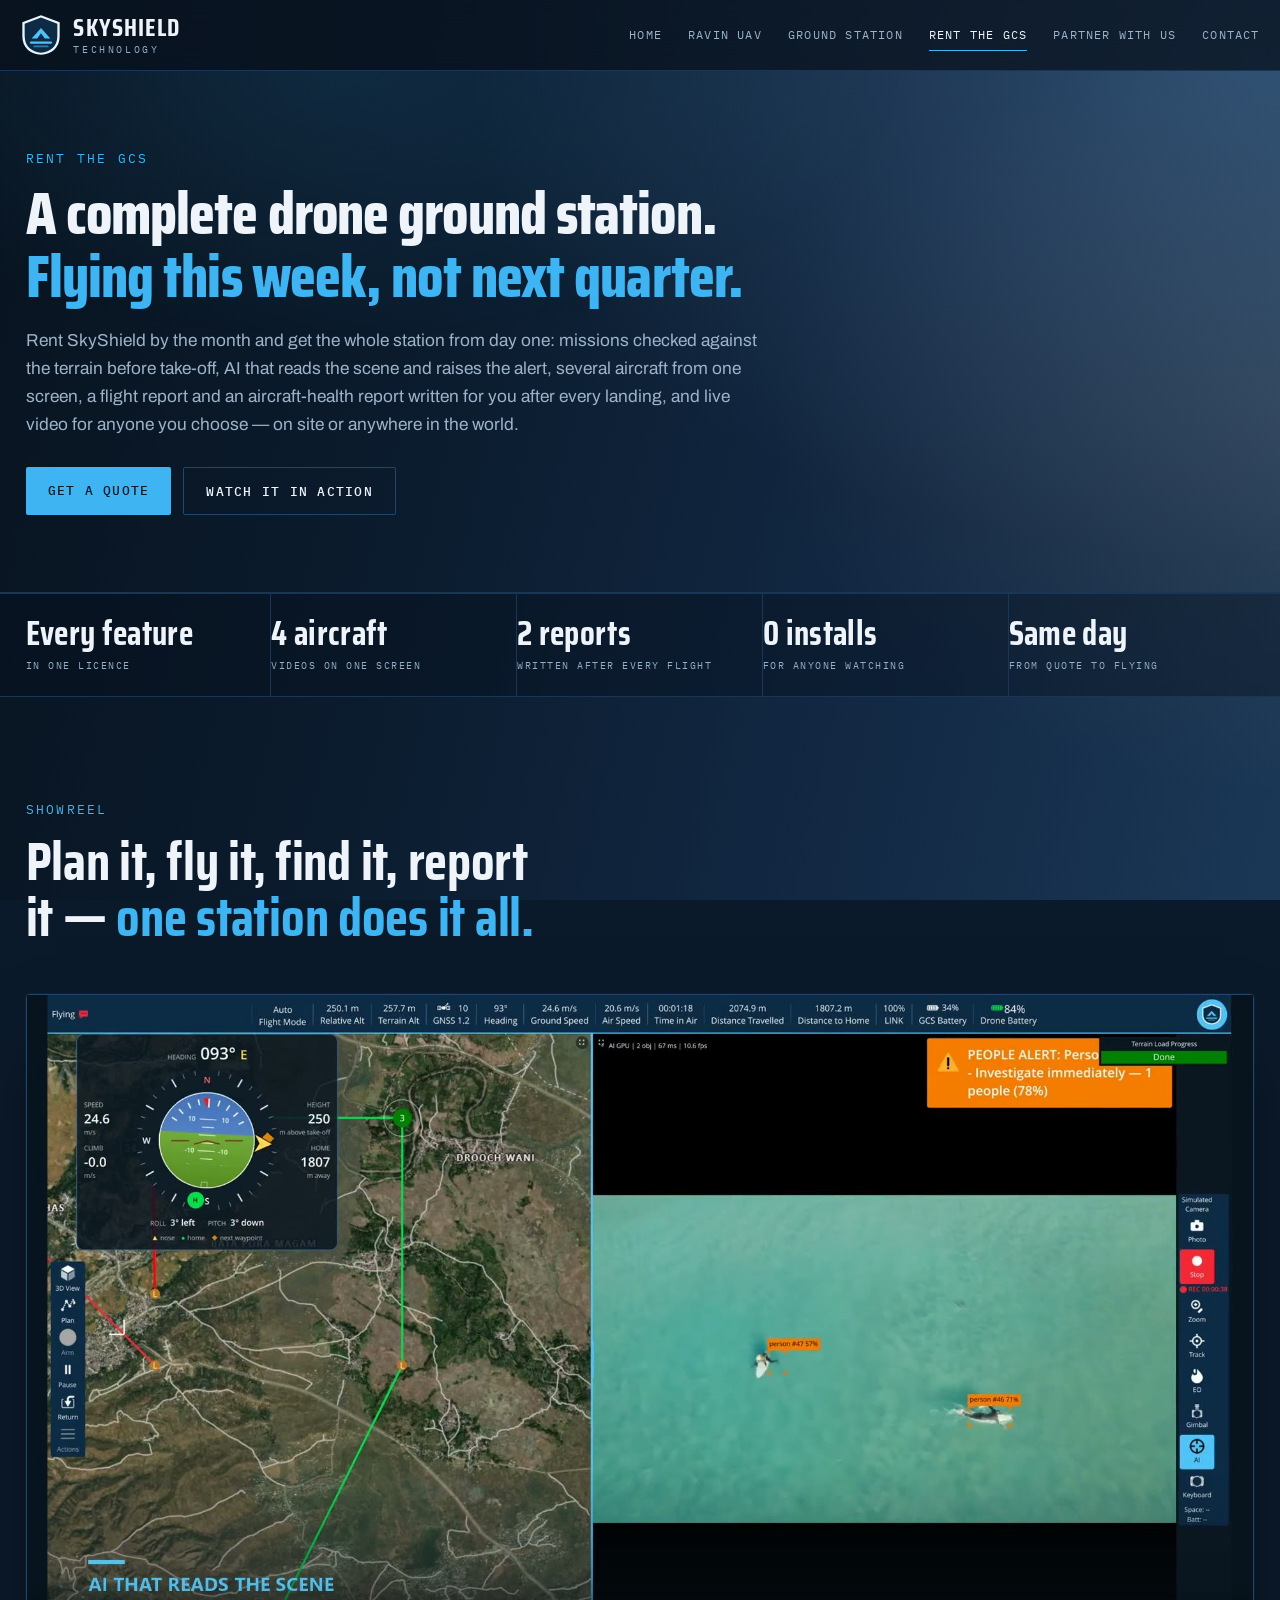
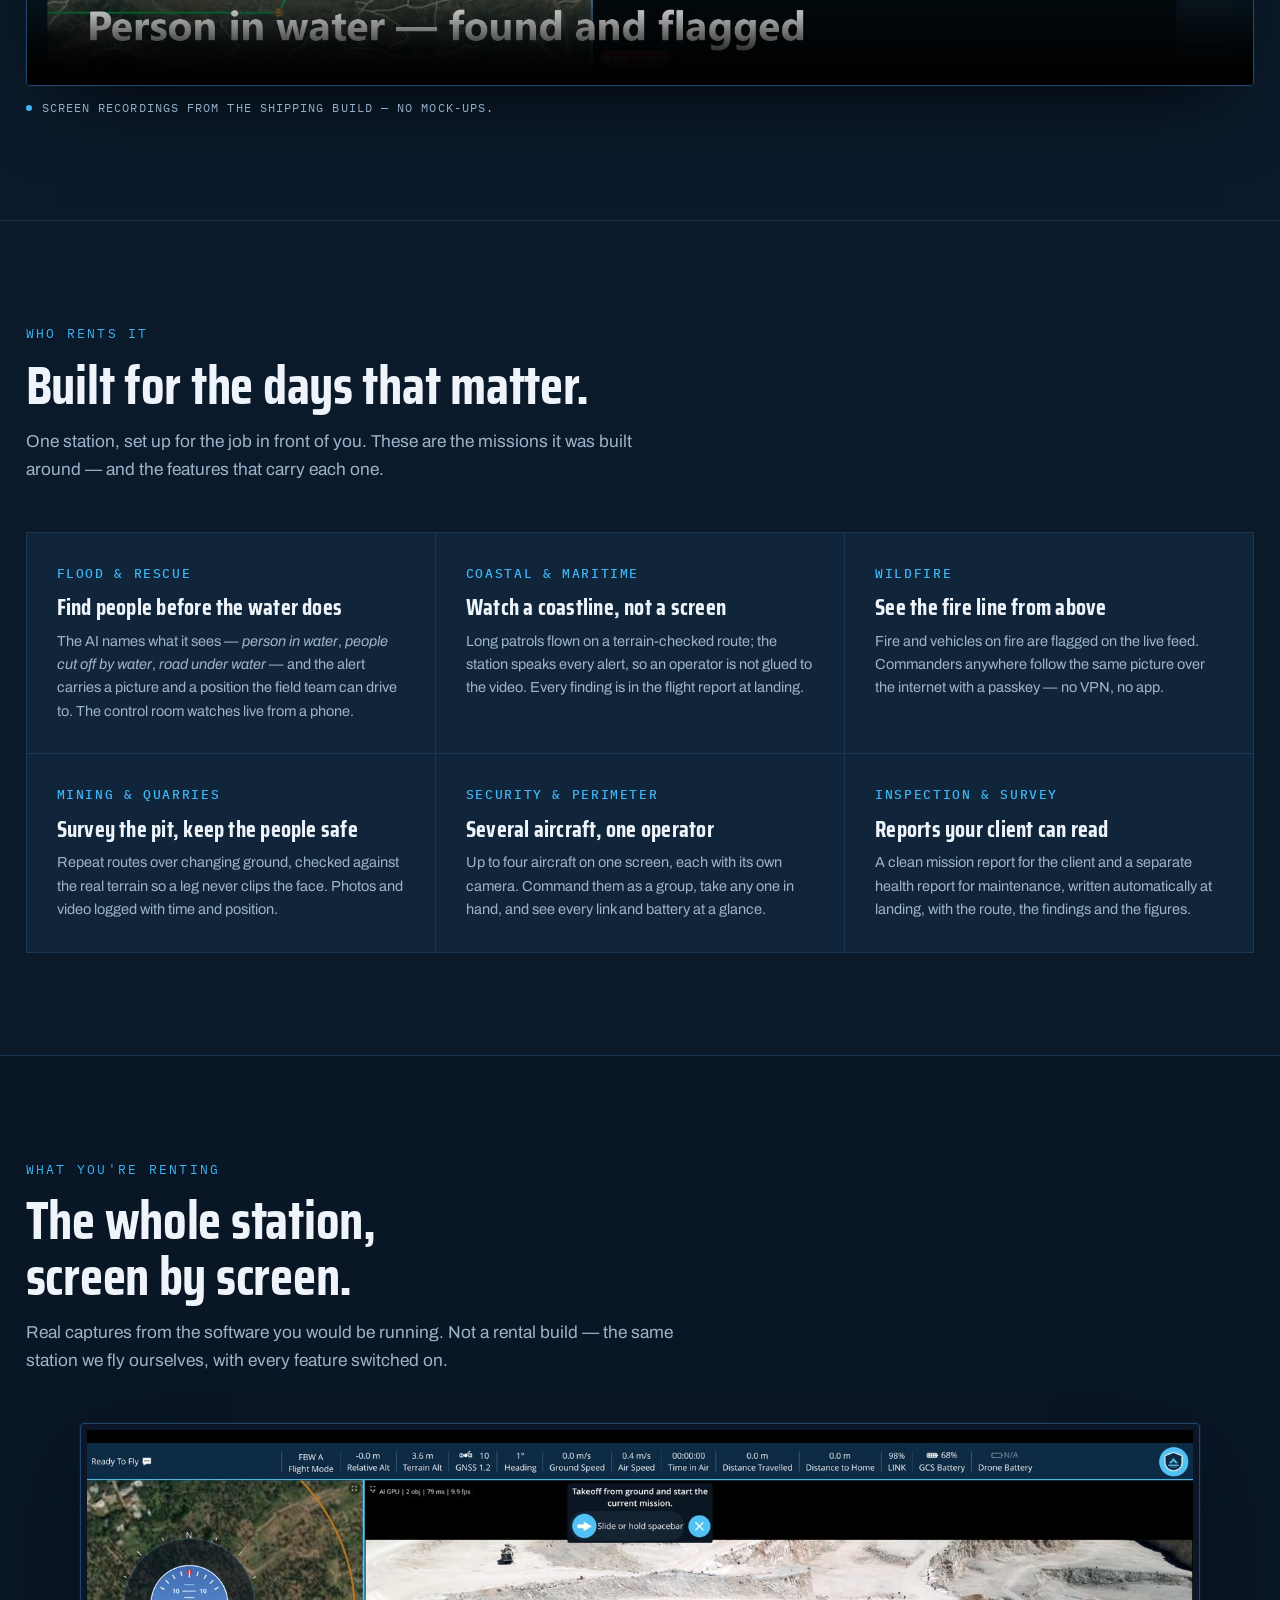
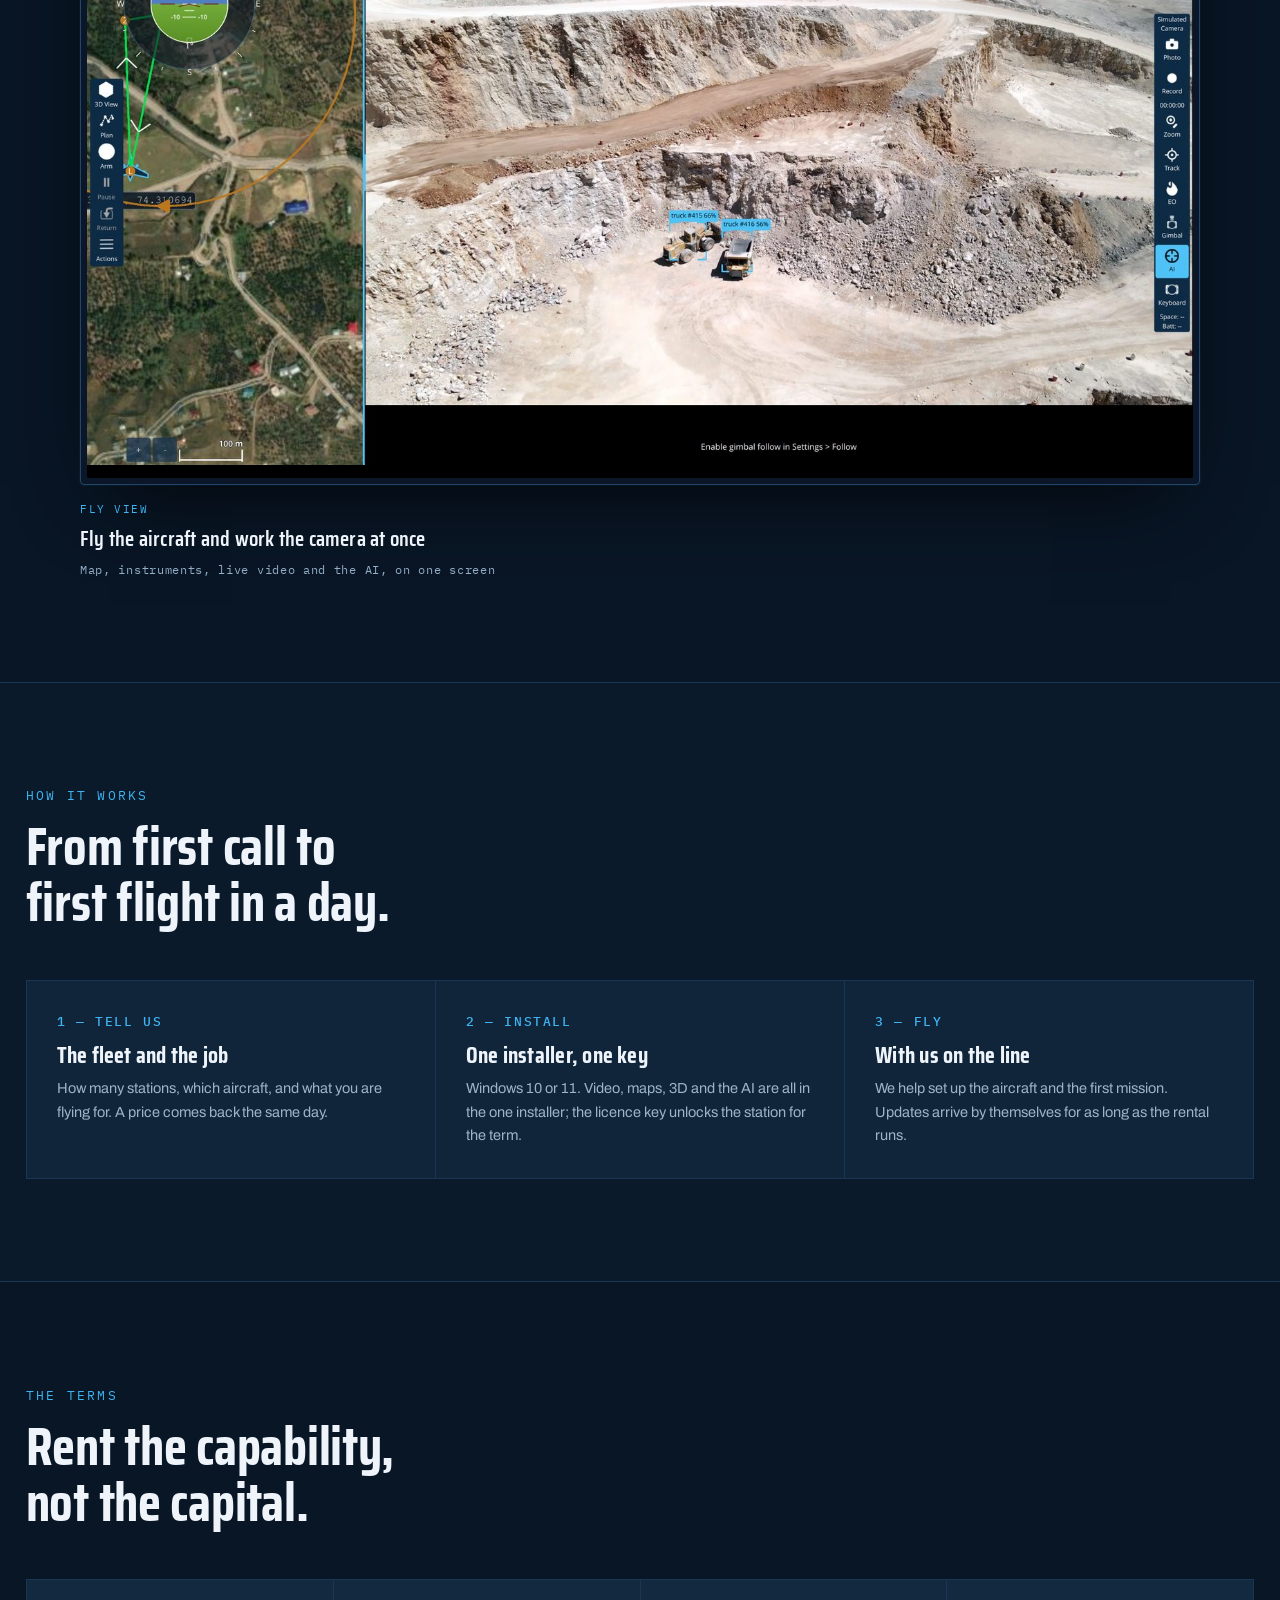
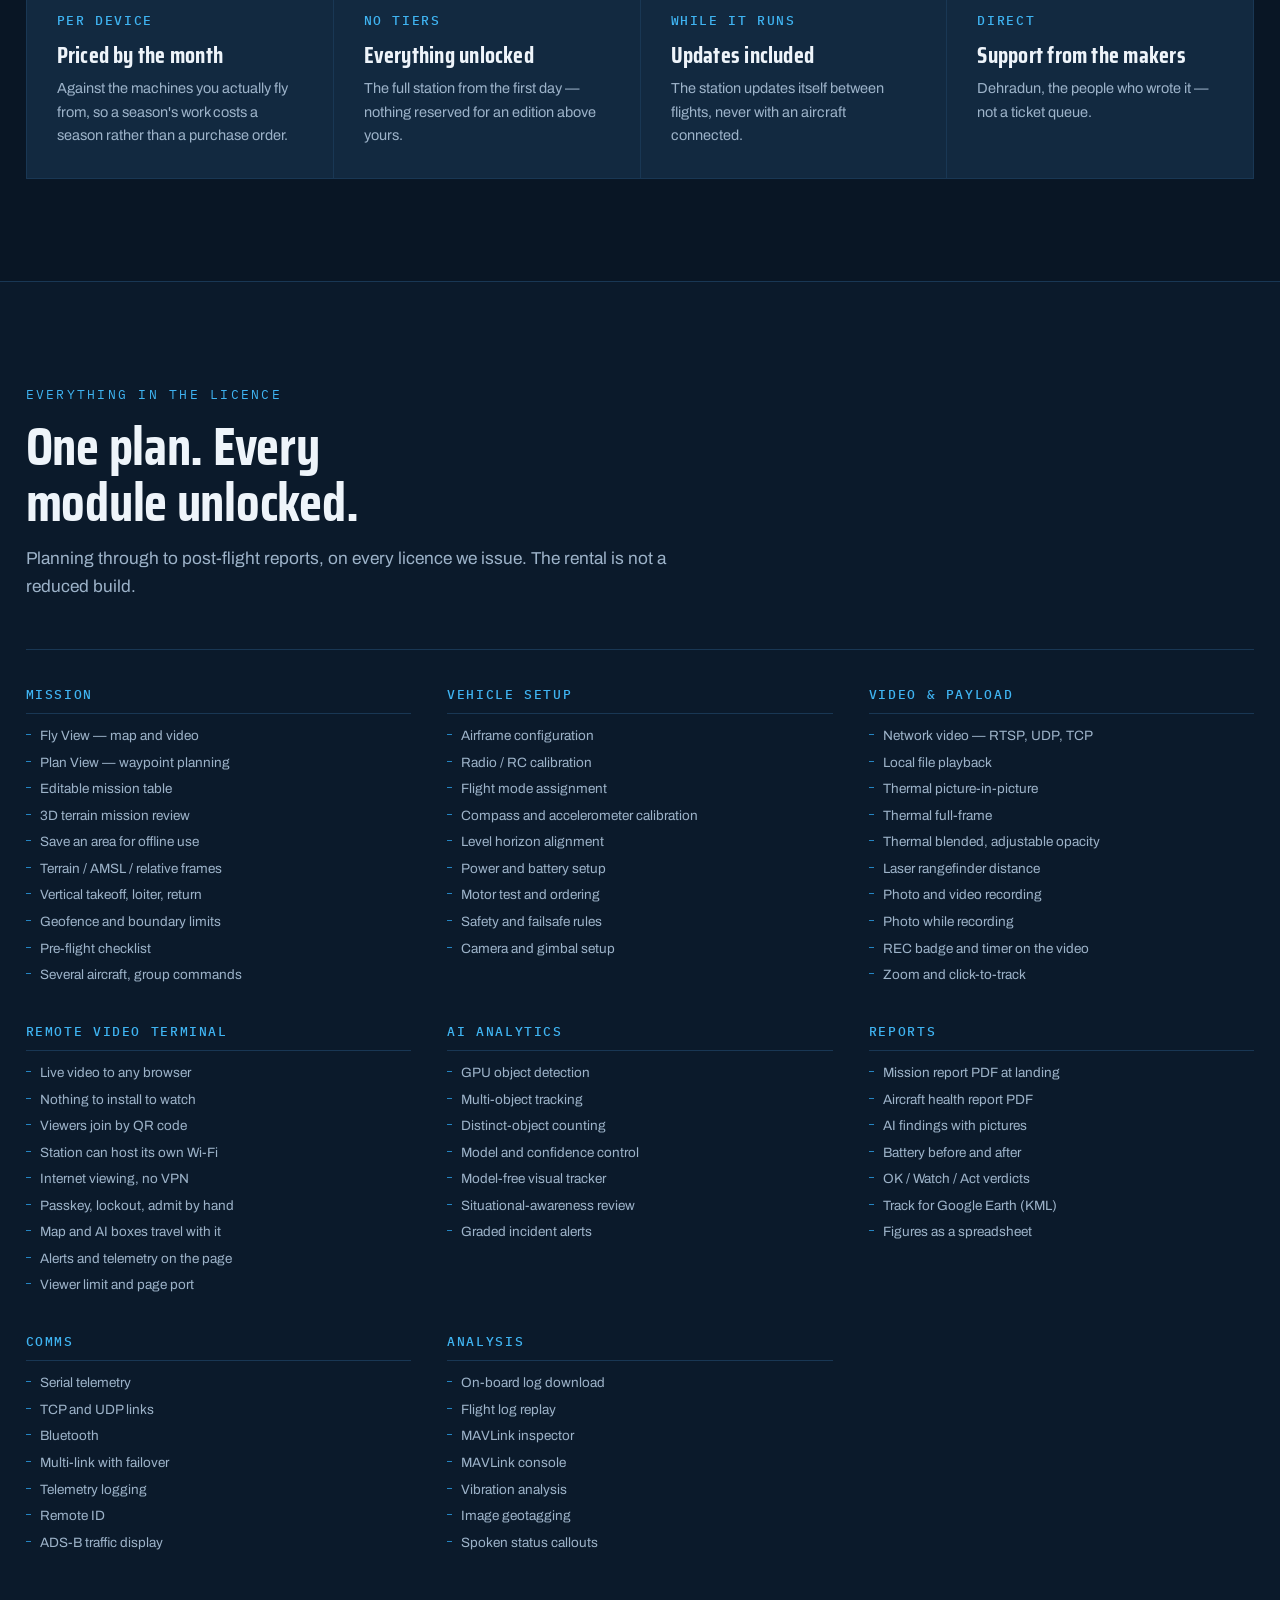
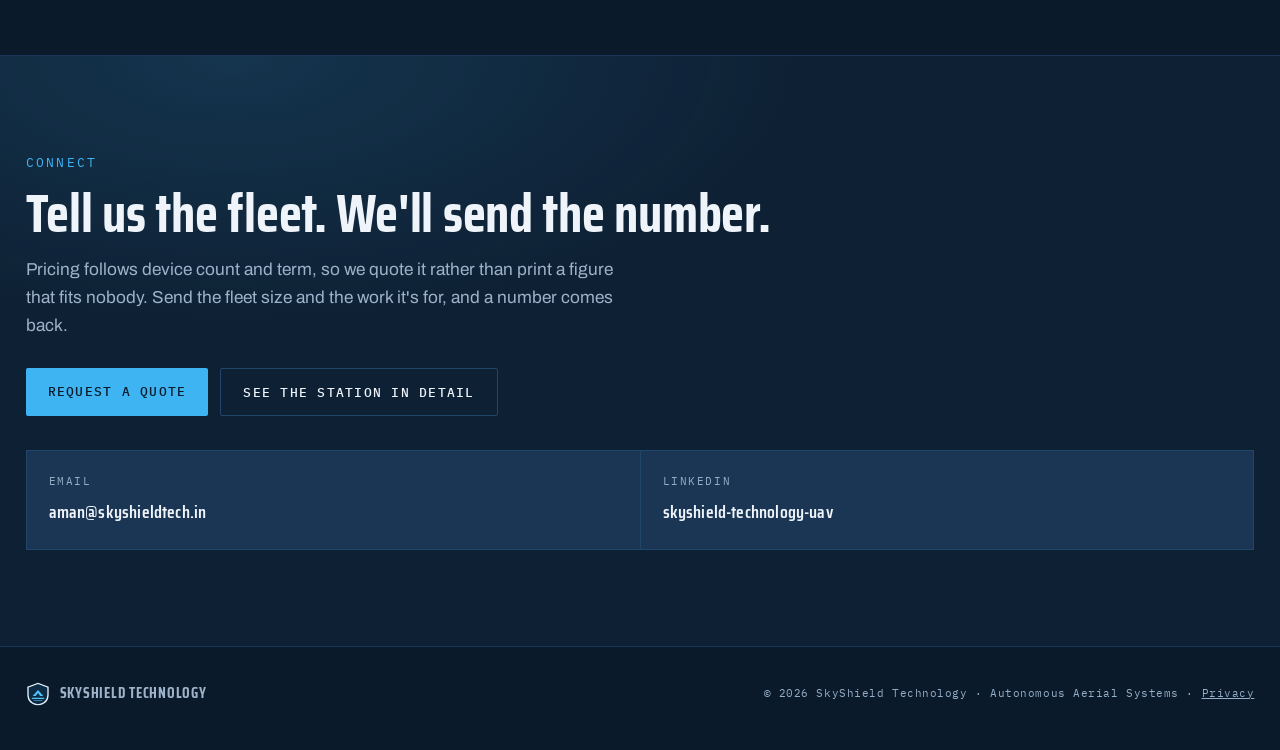
<file: rent.html>
<!DOCTYPE html>
<html lang="en">
<head>
<meta charset="utf-8">
<meta name="viewport" content="width=device-width, initial-scale=1">
<title>Rent the SkyShield GCS — SkyShield Technology</title>
<meta name="description" content="Rent a complete drone ground station by the month: terrain-checked mission planning, live AI that reads the scene, several aircraft from one screen, flight and aircraft-health reports written for you, and live video for anyone, anywhere. Everything unlocked, updates included.">
<link rel="icon" href="assets/logo.svg">
<link rel="preconnect" href="https://fonts.googleapis.com">
<link rel="preconnect" href="https://fonts.gstatic.com" crossorigin>
<link rel="stylesheet" href="https://fonts.googleapis.com/css2?family=Saira+Condensed:wght@600;700;800&family=Archivo:wght@400;500;600&family=IBM+Plex+Mono:wght@400;500&display=swap">
<link rel="stylesheet" href="assets/site.css">
<script>document.documentElement.classList.add('js')</script>
</head>
<body>

<header>
  <div class="navbar">
    <a class="brand" href="index.html">
      <img src="assets/logo.svg" alt="">
      <span class="brand-name"><b>Sky<i>Shield</i></b><span>Technology</span></span>
    </a>
    <nav class="links" id="siteNav" aria-label="Main">
      <a href="index.html">Home</a>
      <a href="ravin.html">Ravin UAV</a>
      <a href="gcs.html">Ground Station</a>
      <a href="rent.html" aria-current="page">Rent the GCS</a>
      <a href="partner.html">Partner With Us</a>
    </nav>
    <a class="nav-contact" href="#connect">Contact</a>
    <button class="nav-toggle" type="button" aria-expanded="false" aria-controls="siteNav" aria-label="Menu">
      <span></span><span></span><span></span>
    </button>
  </div>
</header>

<section class="pagehead">
  <div class="wrap">
    <p class="eyebrow">Rent the GCS</p>
    <h1>A complete drone ground station. <em>Flying this week, not next quarter.</em></h1>
    <p class="lede">
      Rent SkyShield by the month and get the whole station from day one: missions checked
      against the terrain before take-off, AI that reads the scene and raises the alert,
      several aircraft from one screen, a flight report and an aircraft-health report written
      for you after every landing, and live video for anyone you choose — on site or anywhere
      in the world.
    </p>
    <div class="actions" style="margin-top:28px">
      <a class="btn btn-primary" href="#connect">Get a quote</a>
      <a class="btn btn-ghost" href="#showreel">Watch it in action</a>
    </div>
  </div>
</section>

<!-- Headline figures: what the rental means in practice, each one true of the shipping build. -->
<section class="stats" aria-label="At a glance">
  <div class="row">
    <div class="stat"><b>Every feature</b><span>in one licence</span></div>
    <div class="stat"><b>4 aircraft</b><span>videos on one screen</span></div>
    <div class="stat"><b>2 reports</b><span>written after every flight</span></div>
    <div class="stat"><b>0 installs</b><span>for anyone watching</span></div>
    <div class="stat"><b>Same day</b><span>from quote to flying</span></div>
  </div>
</section>

<!-- The showreel: real screen recordings and captures from the shipping build, cut together.
     Framed like the flight footage on the Ravin page rather than run full-bleed. Full width, the
     station's own interface bled into the page background and read as decoration; inside the frame it
     reads as a screen, which is what it is. -->
<section class="band" id="showreel">
  <div class="wrap">
    <div class="sechead">
      <p class="eyebrow">Showreel</p>
      <h2 class="h2">Plan it, fly it, find it, report it — <em>one station does it all.</em></h2>
    </div>
    <figure class="flightslot">
      <div class="screenframe">
        <video data-autoplay controls muted loop playsinline preload="none"
               poster="assets/gcs-showreel-poster.jpg">
          <source src="assets/gcs-showreel.mp4" type="video/mp4">
        </video>
      </div>
      <p class="shot-cap">Screen recordings from the shipping build — no mock-ups.</p>
    </figure>
  </div>
</section>

<section class="band">
  <div class="wrap">
    <div class="sechead">
      <p class="eyebrow">Who rents it</p>
      <h2 class="h2">Built for the days that matter.</h2>
      <p class="lede">
        One station, set up for the job in front of you. These are the missions it was built
        around — and the features that carry each one.
      </p>
    </div>

    <div class="grid c3">
      <div class="cell">
        <span class="tag">Flood &amp; rescue</span>
        <h3>Find people before the water does</h3>
        <p>The AI names what it sees — <i>person in water</i>, <i>people cut off by water</i>,
           <i>road under water</i> — and the alert carries a picture and a position the field team
           can drive to. The control room watches live from a phone.</p>
      </div>
      <div class="cell">
        <span class="tag">Coastal &amp; maritime</span>
        <h3>Watch a coastline, not a screen</h3>
        <p>Long patrols flown on a terrain-checked route; the station speaks every alert, so an
           operator is not glued to the video. Every finding is in the flight report at landing.</p>
      </div>
      <div class="cell">
        <span class="tag">Wildfire</span>
        <h3>See the fire line from above</h3>
        <p>Fire and vehicles on fire are flagged on the live feed. Commanders anywhere follow
           the same picture over the internet with a passkey — no VPN, no app.</p>
      </div>
      <div class="cell">
        <span class="tag">Mining &amp; quarries</span>
        <h3>Survey the pit, keep the people safe</h3>
        <p>Repeat routes over changing ground, checked against the real terrain so a leg never
           clips the face. Photos and video logged with time and position.</p>
      </div>
      <div class="cell">
        <span class="tag">Security &amp; perimeter</span>
        <h3>Several aircraft, one operator</h3>
        <p>Up to four aircraft on one screen, each with its own camera. Command them as a group,
           take any one in hand, and see every link and battery at a glance.</p>
      </div>
      <div class="cell">
        <span class="tag">Inspection &amp; survey</span>
        <h3>Reports your client can read</h3>
        <p>A clean mission report for the client and a separate health report for maintenance,
           written automatically at landing, with the route, the findings and the figures.</p>
      </div>
    </div>
  </div>
</section>

<section class="band alt">
  <div class="wrap">
    <div class="sechead">
      <p class="eyebrow">What you're renting</p>
      <h2 class="h2">The whole station, screen by screen.</h2>
      <p class="lede">
        Real captures from the software you would be running. Not a rental build — the same
        station we fly ourselves, with every feature switched on.
      </p>
    </div>

    <div class="alertshow accent" id="screens">
      <div class="screenframe">
        <div class="alertstage">
          <img class="active" src="assets/gcs-fly-split.jpg"
               alt="Fly View: the satellite map with the mission and the attitude display on the left, the live camera with the AI running on the right, telemetry across the top and the camera panel at the right edge.">
          <img src="assets/gcs-people-cut-off.jpg" loading="lazy"
               alt="A flood rescue: three people on a flooded roof, each boxed as a person, under the alert 'People cut off by water — investigate immediately'.">
          <img src="assets/gcs-multi-panel.jpg" loading="lazy"
               alt="Three aircraft flown from one station: the Aircraft panel with each aircraft's mode, state, height, speed, battery and distance, group buttons, and the other aircraft's cameras in tiles under the main picture.">
          <img src="assets/gcs-3d-terrain.jpg" loading="lazy"
               alt="The 3D view over real mountains: each leg coloured by its clearance over the ground, the leg that runs into the hillside red and marked 'Route hits ground here'.">
          <img src="assets/gcs-plan-view.jpg" loading="lazy"
               alt="Plan View: a mission over satellite imagery with the editable mission table below.">
          <img src="assets/gcs-report-mission.jpg" loading="lazy"
               alt="The first page of a SkyShield mission report: the mission status, headline figures, battery, flight time and aircraft-message cards, the flight details and the route map with numbered findings.">
          <img src="assets/gcs-report-health.jpg" loading="lazy"
               alt="The first page of a SkyShield aircraft health report: the fit-for-next-flight verdict and a summary table with an OK, Watch or Act verdict for each part of the aircraft.">
          <img src="assets/gcs-rvt-phone.jpg" loading="lazy"
               alt="Two phones: on the left the passkey screen of the SkyShield viewer page, on the right the live video on the phone with a person in the water boxed by the AI and the alert on screen.">
          <img src="assets/gcs-camera-rec.jpg" loading="lazy"
               alt="The Fly View while the camera records: the red Stop button and the blinking REC timer in the camera panel, and a red REC badge with the running time on the video.">
        </div>
      </div>

      <div class="alertcaps">
        <div class="acap active">
          <span class="atype">Fly view</span>
          <b>Fly the aircraft and work the camera at once</b>
          <span class="ameta">Map, instruments, live video and the AI, on one screen</span>
        </div>
        <div class="acap">
          <span class="atype">AI that reads the scene</span>
          <b>People cut off by water — raised by itself</b>
          <span class="ameta">The situation named, the people boxed, the alert spoken aloud</span>
        </div>
        <div class="acap">
          <span class="atype">Several aircraft</span>
          <b>Up to four aircraft, every camera on screen</b>
          <span class="ameta">Group commands, per-aircraft flight modes, link and battery at a glance</span>
        </div>
        <div class="acap">
          <span class="atype">3D view</span>
          <b>The route checked against real terrain</b>
          <span class="ameta">Green clears, amber is close, red hits the ground — before take-off</span>
        </div>
        <div class="acap">
          <span class="atype">Plan view</span>
          <b>Plan the mission, edit it as a table</b>
          <span class="ameta">Take-off, waypoints, loiters and the landing, with terrain warnings</span>
        </div>
        <div class="acap">
          <span class="atype">Flight report</span>
          <b>A mission report, written at landing</b>
          <span class="ameta">Route, findings with pictures, battery, flight time — ready for the client</span>
        </div>
        <div class="acap">
          <span class="atype">Health report</span>
          <b>Is the aircraft fit for its next flight?</b>
          <span class="ameta">Battery, motors, vibration, GPS, links — each judged OK, Watch or Act</span>
        </div>
        <div class="acap">
          <span class="atype">Watch from anywhere</span>
          <b>A link and a passkey — that is all a viewer needs</b>
          <span class="ameta">Live video, AI boxes and alerts on any phone, over the internet</span>
        </div>
        <div class="acap">
          <span class="atype">Camera control</span>
          <b>Photo while recording, and REC you cannot miss</b>
          <span class="ameta">Separate Photo and Record, a red badge and timer on the video</span>
        </div>
      </div>
    </div>
  </div>
</section>

<section class="band">
  <div class="wrap">
    <div class="sechead">
      <p class="eyebrow">How it works</p>
      <h2 class="h2">From first call to first flight in a day.</h2>
    </div>
    <div class="grid c3">
      <div class="cell">
        <span class="tag">1 — Tell us</span>
        <h3>The fleet and the job</h3>
        <p>How many stations, which aircraft, and what you are flying for. A price comes back
           the same day.</p>
      </div>
      <div class="cell">
        <span class="tag">2 — Install</span>
        <h3>One installer, one key</h3>
        <p>Windows 10 or 11. Video, maps, 3D and the AI are all in the one installer; the
           licence key unlocks the station for the term.</p>
      </div>
      <div class="cell">
        <span class="tag">3 — Fly</span>
        <h3>With us on the line</h3>
        <p>We help set up the aircraft and the first mission. Updates arrive by themselves
           for as long as the rental runs.</p>
      </div>
    </div>
  </div>
</section>

<section class="band alt">
  <div class="wrap">
    <div class="sechead">
      <p class="eyebrow">The terms</p>
      <h2 class="h2">Rent the capability, not the capital.</h2>
    </div>

    <div class="grid c4">
      <div class="cell">
        <span class="tag">Per device</span>
        <h3>Priced by the month</h3>
        <p>Against the machines you actually fly from, so a season's work costs a season rather than a purchase order.</p>
      </div>
      <div class="cell">
        <span class="tag">No tiers</span>
        <h3>Everything unlocked</h3>
        <p>The full station from the first day — nothing reserved for an edition above yours.</p>
      </div>
      <div class="cell">
        <span class="tag">While it runs</span>
        <h3>Updates included</h3>
        <p>The station updates itself between flights, never with an aircraft connected.</p>
      </div>
      <div class="cell">
        <span class="tag">Direct</span>
        <h3>Support from the makers</h3>
        <p>Dehradun, the people who wrote it — not a ticket queue.</p>
      </div>
    </div>
  </div>
</section>

<section class="band">
  <div class="wrap">
    <div class="sechead">
      <p class="eyebrow">Everything in the licence</p>
      <h2 class="h2">One plan. Every module unlocked.</h2>
      <p class="lede">
        Planning through to post-flight reports, on every licence we issue. The rental is
        not a reduced build.
      </p>
    </div>

    <!-- Copied from the module index on gcs.html rather than summarised, because this is
         the page where "everything is included" has to be checkable. The two lists are
         meant to be identical: add a capability there and add it here too. -->
    <div class="modindex" id="features">
      <div class="modgroup">
        <span>Mission</span>
        <ul>
          <li>Fly View — map and video</li>
          <li>Plan View — waypoint planning</li>
          <li>Editable mission table</li>
          <li>3D terrain mission review</li>
          <li>Save an area for offline use</li>
          <li>Terrain / AMSL / relative frames</li>
          <li>Vertical takeoff, loiter, return</li>
          <li>Geofence and boundary limits</li>
          <li>Pre-flight checklist</li>
          <li>Several aircraft, group commands</li>
        </ul>
      </div>
      <div class="modgroup">
        <span>Vehicle setup</span>
        <ul>
          <li>Airframe configuration</li>
          <li>Radio / RC calibration</li>
          <li>Flight mode assignment</li>
          <li>Compass and accelerometer calibration</li>
          <li>Level horizon alignment</li>
          <li>Power and battery setup</li>
          <li>Motor test and ordering</li>
          <li>Safety and failsafe rules</li>
          <li>Camera and gimbal setup</li>
        </ul>
      </div>
      <div class="modgroup">
        <span>Video &amp; payload</span>
        <ul>
          <li>Network video — RTSP, UDP, TCP</li>
          <li>Local file playback</li>
          <li>Thermal picture-in-picture</li>
          <li>Thermal full-frame</li>
          <li>Thermal blended, adjustable opacity</li>
          <li>Laser rangefinder distance</li>
          <li>Photo and video recording</li>
          <li>Photo while recording</li>
          <li>REC badge and timer on the video</li>
          <li>Zoom and click-to-track</li>
        </ul>
      </div>
      <div class="modgroup">
        <span>Remote video terminal</span>
        <ul>
          <li>Live video to any browser</li>
          <li>Nothing to install to watch</li>
          <li>Viewers join by QR code</li>
          <li>Station can host its own Wi-Fi</li>
          <li>Internet viewing, no VPN</li>
          <li>Passkey, lockout, admit by hand</li>
          <li>Map and AI boxes travel with it</li>
          <li>Alerts and telemetry on the page</li>
          <li>Viewer limit and page port</li>
        </ul>
      </div>
      <div class="modgroup">
        <span>AI analytics</span>
        <ul>
          <li>GPU object detection</li>
          <li>Multi-object tracking</li>
          <li>Distinct-object counting</li>
          <li>Model and confidence control</li>
          <li>Model-free visual tracker</li>
          <li>Situational-awareness review</li>
          <li>Graded incident alerts</li>
        </ul>
      </div>
      <div class="modgroup">
        <span>Reports</span>
        <ul>
          <li>Mission report PDF at landing</li>
          <li>Aircraft health report PDF</li>
          <li>AI findings with pictures</li>
          <li>Battery before and after</li>
          <li>OK / Watch / Act verdicts</li>
          <li>Track for Google Earth (KML)</li>
          <li>Figures as a spreadsheet</li>
        </ul>
      </div>
      <div class="modgroup">
        <span>Comms</span>
        <ul>
          <li>Serial telemetry</li>
          <li>TCP and UDP links</li>
          <li>Bluetooth</li>
          <li>Multi-link with failover</li>
          <li>Telemetry logging</li>
          <li>Remote ID</li>
          <li>ADS-B traffic display</li>
        </ul>
      </div>
      <div class="modgroup">
        <span>Analysis</span>
        <ul>
          <li>On-board log download</li>
          <li>Flight log replay</li>
          <li>MAVLink inspector</li>
          <li>MAVLink console</li>
          <li>Vibration analysis</li>
          <li>Image geotagging</li>
          <li>Spoken status callouts</li>
        </ul>
      </div>
    </div>
  </div>
</section>

<section class="contact" id="connect">
  <div class="wrap">
    <p class="eyebrow">Connect</p>
    <h2 class="h2">Tell us the fleet. We'll send the number.</h2>
    <p class="lede">
      Pricing follows device count and term, so we quote it rather than print a figure
      that fits nobody. Send the fleet size and the work it's for, and a number comes back.
    </p>
    <div class="actions" style="margin-top:28px">
      <a class="btn btn-primary" href="mailto:aman@skyshieldtech.in?subject=Rent%20the%20GCS%20-%20quote%20request">Request a quote</a>
      <a class="btn btn-ghost" href="gcs.html">See the station in detail</a>
    </div>
    <div class="cbox">
      <div><span>Email</span><a href="mailto:aman@skyshieldtech.in">aman@skyshieldtech.in</a></div>
      <div><span>LinkedIn</span><a href="https://www.linkedin.com/company/skyshield-technology-uav/"
           target="_blank" rel="noopener">skyshield-technology-uav</a></div>
    </div>
  </div>
</section>

<footer>
  <div class="wrap">
    <div class="fbrand"><img src="assets/logo.svg" alt=""><b>SkyShield Technology</b></div>
    <div class="note">© 2026 SkyShield Technology · Autonomous Aerial Systems · <a href="privacy.html">Privacy</a></div>
  </div>
</footer>

<script src="assets/analytics.js"></script>
<script src="assets/site.js"></script>
</body>
</html>
</file>
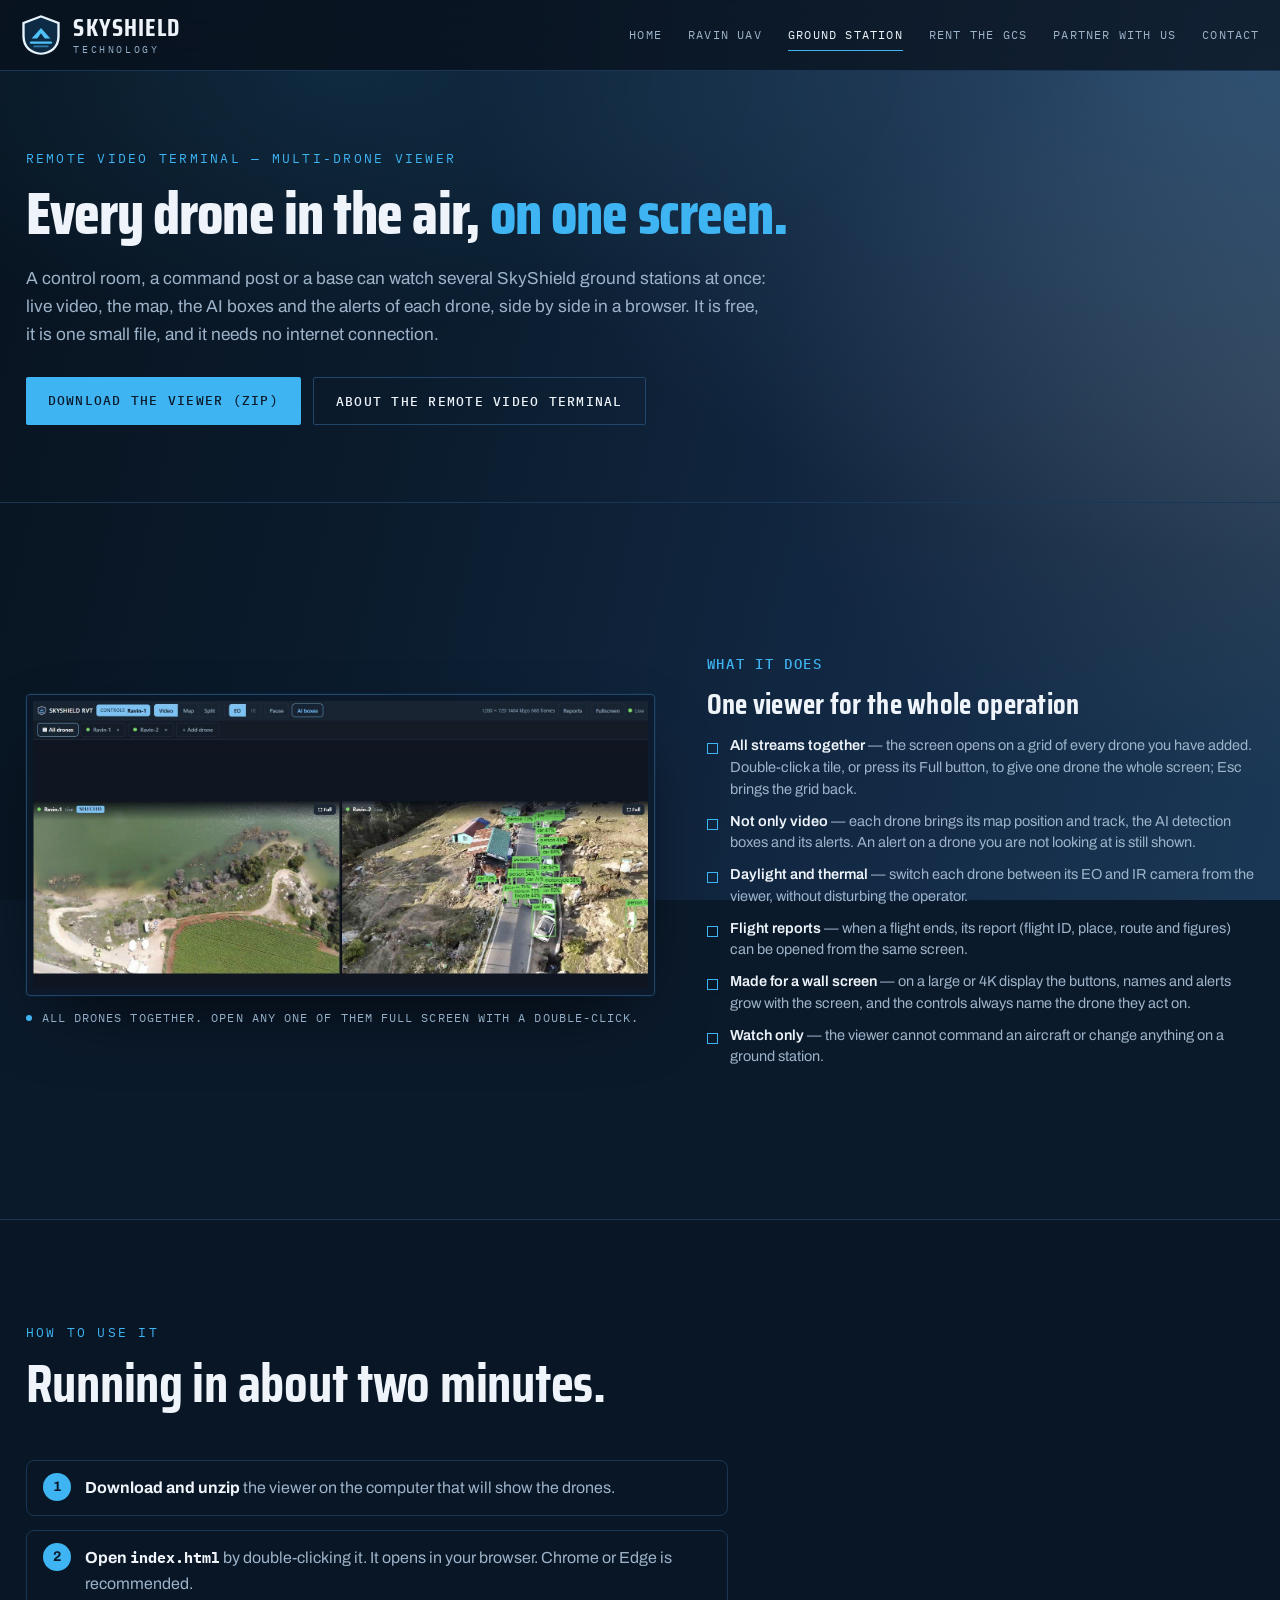
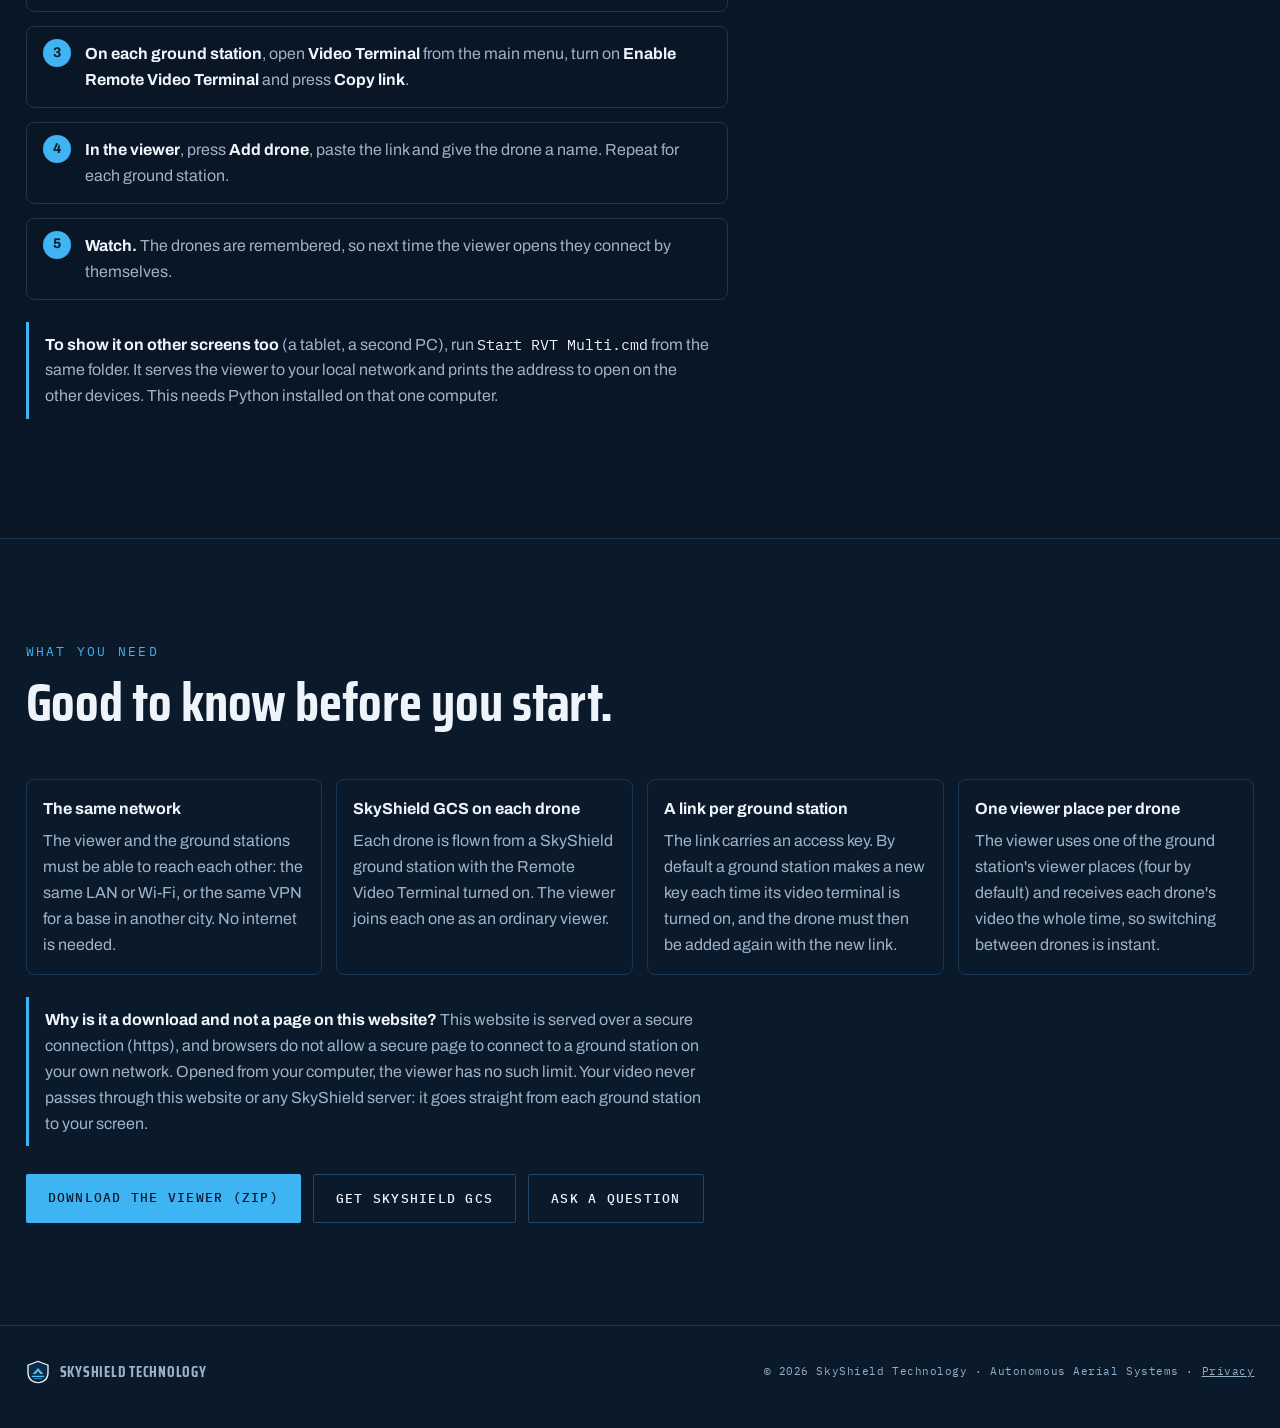
<file: rvt-multi.html>
<!DOCTYPE html>
<html lang="en">
<head>
<meta charset="utf-8">
<meta name="viewport" content="width=device-width, initial-scale=1">
<title>Multi-Drone Viewer — SkyShield Technology</title>
<meta name="description" content="SkyShield RVT Multi: watch the live video, map and AI alerts of several drones at once on one screen, in a browser, with nothing to install. Free download.">
<link rel="icon" href="assets/logo.svg">
<link rel="preconnect" href="https://fonts.googleapis.com">
<link rel="preconnect" href="https://fonts.gstatic.com" crossorigin>
<link rel="stylesheet" href="https://fonts.googleapis.com/css2?family=Saira+Condensed:wght@600;700;800&family=Archivo:wght@400;500;600&family=IBM+Plex+Mono:wght@400;500&display=swap">
<link rel="stylesheet" href="assets/site.css">
<style>
.steps { counter-reset: step; list-style: none; padding: 0; margin: 0; display: grid; gap: 14px; max-width: 78ch; }
.steps li { counter-increment: step; position: relative; padding: 14px 16px 14px 58px; border: 1px solid var(--line-soft); border-radius: 8px; color: var(--muted); }
.steps li::before { content: counter(step); position: absolute; left: 16px; top: 12px; width: 28px; height: 28px; border-radius: 50%;
  background: var(--accent); color: var(--ink); font-weight: 700; display: grid; place-items: center; font-size: 14px; }
.steps li b { color: var(--text); }
.facts { display: grid; grid-template-columns: repeat(auto-fit, minmax(280px, 1fr)); gap: 14px; margin-top: 8px; }
.facts div { border: 1px solid var(--line-soft); border-radius: 8px; padding: 16px; color: var(--muted); }
.facts b { display: block; color: var(--text); margin-bottom: 6px; }
.plainnote { max-width: 78ch; border-left: 3px solid var(--accent); padding: 10px 16px; color: var(--muted); margin-top: 22px; }
.plainnote b { color: var(--text); }
code.k { font-family: "IBM Plex Mono", monospace; font-size: .92em; color: var(--text); }
</style>
<script>document.documentElement.classList.add('js')</script>
</head>
<body>

<header>
  <div class="navbar">
    <a class="brand" href="index.html">
      <img src="assets/logo.svg" alt="">
      <span class="brand-name"><b>Sky<i>Shield</i></b><span>Technology</span></span>
    </a>
    <nav class="links" id="siteNav" aria-label="Main">
      <a href="index.html">Home</a>
      <a href="ravin.html">Ravin UAV</a>
      <a href="gcs.html" aria-current="page">Ground Station</a>
      <a href="rent.html">Rent the GCS</a>
      <a href="partner.html">Partner With Us</a>
    </nav>
    <a class="nav-contact" href="index.html#contact">Contact</a>
    <button class="nav-toggle" type="button" aria-expanded="false" aria-controls="siteNav" aria-label="Menu">
      <span></span><span></span><span></span>
    </button>
  </div>
</header>

<section class="pagehead">
  <div class="wrap">
    <p class="eyebrow">Remote Video Terminal — Multi-Drone Viewer</p>
    <h1>Every drone in the air, <em>on one screen.</em></h1>
    <p class="lede">
      A control room, a command post or a base can watch several SkyShield ground stations at
      once: live video, the map, the AI boxes and the alerts of each drone, side by side in a
      browser. It is free, it is one small file, and it needs no internet connection.
    </p>
    <div class="actions" style="margin-top:28px">
      <a class="btn btn-primary" href="index.html#contact">Download the viewer (ZIP)</a>
      <a class="btn btn-ghost" href="gcs.html#rvt">About the Remote Video Terminal</a>
    </div>
  </div>
</section>

<section class="band">
  <div class="wrap">
    <div class="window">
      <div class="window-media">
        <div class="screenframe">
          <img src="assets/rvt-multi-grid.jpg"
               alt="The multi-drone viewer showing two drones side by side, one with live aerial video of a shoreline and the other of a mountain road with people and cars boxed by the AI. Each tile carries its drone's name and a green Live mark, and the bar of controls across the top names the drone it acts on.">
        </div>
        <p class="shot-cap">All drones together. Open any one of them full screen with a double-click.</p>
      </div>
      <div class="window-body">
        <span class="winlabel">What it does</span>
        <h3>One viewer for the whole operation</h3>
        <ul class="ticks">
          <li><b>All streams together</b> — the screen opens on a grid of every drone you have added. Double-click a tile, or press its Full button, to give one drone the whole screen; Esc brings the grid back.</li>
          <li><b>Not only video</b> — each drone brings its map position and track, the AI detection boxes and its alerts. An alert on a drone you are not looking at is still shown.</li>
          <li><b>Daylight and thermal</b> — switch each drone between its EO and IR camera from the viewer, without disturbing the operator.</li>
          <li><b>Flight reports</b> — when a flight ends, its report (flight ID, place, route and figures) can be opened from the same screen.</li>
          <li><b>Made for a wall screen</b> — on a large or 4K display the buttons, names and alerts grow with the screen, and the controls always name the drone they act on.</li>
          <li><b>Watch only</b> — the viewer cannot command an aircraft or change anything on a ground station.</li>
        </ul>
      </div>
    </div>
  </div>
</section>

<section class="band alt">
  <div class="wrap">
    <div class="sechead">
      <p class="eyebrow">How to use it</p>
      <h2 class="h2">Running in about two minutes.</h2>
    </div>
    <ol class="steps">
      <li><b>Download and unzip</b> the viewer on the computer that will show the drones.</li>
      <li><b>Open <code class="k">index.html</code></b> by double-clicking it. It opens in your browser. Chrome or Edge is recommended.</li>
      <li><b>On each ground station</b>, open <b>Video Terminal</b> from the main menu, turn on <b>Enable Remote Video Terminal</b> and press <b>Copy link</b>.</li>
      <li><b>In the viewer</b>, press <b>Add drone</b>, paste the link and give the drone a name. Repeat for each ground station.</li>
      <li><b>Watch.</b> The drones are remembered, so next time the viewer opens they connect by themselves.</li>
    </ol>
    <p class="plainnote">
      <b>To show it on other screens too</b> (a tablet, a second PC), run <code class="k">Start RVT Multi.cmd</code>
      from the same folder. It serves the viewer to your local network and prints the address to open
      on the other devices. This needs Python installed on that one computer.
    </p>
  </div>
</section>

<section class="band">
  <div class="wrap">
    <div class="sechead">
      <p class="eyebrow">What you need</p>
      <h2 class="h2">Good to know before you start.</h2>
    </div>
    <div class="facts">
      <div><b>The same network</b>The viewer and the ground stations must be able to reach each other: the same LAN or Wi-Fi, or the same VPN for a base in another city. No internet is needed.</div>
      <div><b>SkyShield GCS on each drone</b>Each drone is flown from a SkyShield ground station with the Remote Video Terminal turned on. The viewer joins each one as an ordinary viewer.</div>
      <div><b>A link per ground station</b>The link carries an access key. By default a ground station makes a new key each time its video terminal is turned on, and the drone must then be added again with the new link.</div>
      <div><b>One viewer place per drone</b>The viewer uses one of the ground station's viewer places (four by default) and receives each drone's video the whole time, so switching between drones is instant.</div>
    </div>
    <p class="plainnote">
      <b>Why is it a download and not a page on this website?</b>
      This website is served over a secure connection (https), and browsers do not allow a secure
      page to connect to a ground station on your own network. Opened from your computer, the
      viewer has no such limit. Your video never passes through this website or any SkyShield server:
      it goes straight from each ground station to your screen.
    </p>
    <div class="actions" style="margin-top:28px">
      <a class="btn btn-primary" href="index.html#contact">Download the viewer (ZIP)</a>
      <a class="btn btn-ghost" href="gcs.html#download">Get SkyShield GCS</a>
      <a class="btn btn-ghost" href="index.html#contact">Ask a question</a>
    </div>
  </div>
</section>

<footer>
  <div class="wrap">
    <div class="fbrand"><img src="assets/logo.svg" alt=""><b>SkyShield Technology</b></div>
    <div class="note">© 2026 SkyShield Technology · Autonomous Aerial Systems · <a href="privacy.html">Privacy</a></div>
  </div>
</footer>

<script src="assets/analytics.js"></script>
<script src="assets/site.js"></script>
</body>
</html>
</file>
<file: assets/site.css>
/* ============================================================
   SkyShield Technology — shared stylesheet
   Single dark theme, deliberately: the product's own world (the
   ground station, the ops room) is dark. Every colour is painted
   explicitly so nothing depends on a host background.
   ============================================================ */
/* Dusk, not midnight: the ground is a blue-hour sky rather than flat black, and it lifts
   toward the right the way the last light does. Surfaces are translucent over it so that
   gradient stays visible through the whole page instead of being covered by opaque bands. */
:root{
  --ink:#0b1a2b;
  --panel:#102438;
  --panel-2:#16304a;
  --line:#22456a;
  --line-soft:#193754;
  --accent:#3fb4f2;
  --accent-dim:#2585c2;
  --amber:#f5b055;
  --text:#eef4fa;
  --muted:#9db3c9;
  /* Lifted from #7290ac: against the lightest part of the dusk gradient that measured 3.61
     contrast, under the 4.5 AA threshold for the small uppercase labels this colour is
     used on. This clears it. */
  --muted-2:#93aec7;

  --surface:rgba(10,22,37,.55);
  --surface-alt:rgba(14,30,48,.55);

  --display:"Saira Condensed",-apple-system,"Segoe UI",sans-serif;
  --body:"Archivo",-apple-system,"Segoe UI",Roboto,sans-serif;
  --mono:"IBM Plex Mono",ui-monospace,"SFMono-Regular",Consolas,monospace;

  /* Wide content column with a slim gutter: at 1240px the page left a couple of hundred
     pixels of dead space each side on a large display, which also made the content look
     detached from the full-bleed header. This keeps it close to the header's own inset. */
  --wrap:1680px;
  --pad:clamp(16px,2vw,34px);
}
*{box-sizing:border-box}
html{scroll-behavior:smooth}
/* The header is sticky and 70px tall, so without this every in-page jump -- #contact,
   #connect, the partner form -- lands with its heading tucked underneath it. */
html{scroll-padding-top:84px}
@media (prefers-reduced-motion:reduce){
  html{scroll-behavior:auto}
  *,*::before,*::after{animation-duration:.001ms!important;transition-duration:.001ms!important}
}
body{
  margin:0;background:var(--ink);color:var(--text);
  font-family:var(--body);font-size:16px;line-height:1.62;
  -webkit-font-smoothing:antialiased;
}
/* The dusk sky itself. On a fixed pseudo-element rather than background-attachment:fixed,
   which janks badly on mobile. Light sits top-right and falls away to the left, with a
   thin warm band low on the right where the sun has just gone. */
body::before{
  content:"";position:fixed;inset:0;z-index:-1;pointer-events:none;
  background:
    radial-gradient(1250px 820px at 97% 6%,rgba(125,180,230,.24),transparent 62%),
    radial-gradient(950px 640px at 104% 46%,rgba(247,178,124,.10),transparent 60%),
    linear-gradient(103deg,#08131f 0%,#0b1c2e 36%,#122843 68%,#1a3856 100%);
}
img{max-width:100%;display:block}
a{color:inherit}
:focus-visible{outline:2px solid var(--accent);outline-offset:3px}
.wrap{max-width:var(--wrap);margin:0 auto;padding-inline:var(--pad)}

/* ---------- type ---------- */
.eyebrow{
  font-family:var(--mono);font-size:12.5px;letter-spacing:.18em;
  text-transform:uppercase;color:var(--accent);margin:0 0 14px;
}
.eyebrow.amber{color:var(--amber)}
h1,h2,h3,h4{font-family:var(--display);font-weight:700;text-wrap:balance;margin:0;line-height:1.04}
h2.h2{font-size:clamp(30px,4.4vw,54px);letter-spacing:-.005em}
h3{font-size:clamp(19px,2vw,23px);line-height:1.2;letter-spacing:.01em}
p{margin:0 0 16px}
.lede{font-size:clamp(16px,1.35vw,18.5px);color:var(--muted);max-width:60ch}
.sub{color:var(--muted);max-width:62ch}

/* ---------- header ---------- */
header{
  position:sticky;top:0;z-index:60;
  background:rgba(9,20,33,.78);backdrop-filter:blur(16px);
  border-bottom:1px solid var(--line-soft);
}
/* Full-bleed bar rather than the centred content column, so the mark sits hard against
   the left edge on any screen width instead of drifting inward as the viewport grows. */
.navbar{
  max-width:none;margin:0;padding-inline:clamp(14px,1.6vw,26px);
  height:70px;display:flex;align-items:center;gap:26px;
}
.brand{display:flex;align-items:center;gap:11px;text-decoration:none;flex-shrink:0}
.brand img{width:42px;height:42px;object-fit:contain}
.brand-name{display:flex;flex-direction:column;line-height:1}
.brand-name b{
  font-family:var(--display);font-weight:700;font-size:25px;
  letter-spacing:.045em;text-transform:uppercase;color:var(--text);
}
/* One colour. Splitting SKY and SHIELD across two colours read as two words rather than
   one company name, and the logo beside it already carries the accent. */
.brand-name b i{font-style:normal;color:inherit}
.brand-name span{
  font-family:var(--mono);font-size:10px;letter-spacing:.26em;
  text-transform:uppercase;color:var(--muted-2);margin-top:5px;
}
nav.links{margin-left:auto;display:flex;gap:26px}
nav.links a,.nav-contact{
  font-family:var(--mono);font-size:12px;letter-spacing:.1em;text-transform:uppercase;
  color:var(--muted);text-decoration:none;padding:6px 0;
  border-bottom:1px solid transparent;transition:color .18s,border-color .18s;
}
nav.links a:hover,nav.links a:focus-visible,
.nav-contact:hover,.nav-contact:focus-visible{color:var(--text);border-bottom-color:var(--accent)}
nav.links a[aria-current="page"]{color:var(--text);border-bottom-color:var(--accent)}
/* Its own element rather than a fifth item inside nav.links, on purpose: nav.links
   disappears below 940px (next rule), and this is what has to stay reachable on a phone
   -- same job it did back when this was styled as a standalone button. margin-left:auto
   with the sibling override at 0 is the same pairing nav.links itself uses, so the two
   sit as one right-aligned cluster on desktop, and this alone remains on mobile. */
.nav-contact{margin-left:auto}
nav.links ~ .nav-contact{margin-left:0}
/* ---------- mobile menu ----------
   Below 940px the five links no longer fit beside the mark. They used to simply vanish,
   which left a phone with no route to Ravin, the GCS, the rental page or the partner form
   except through links buried inside the pages. They now fold behind a menu button.

   The collapsed version is gated on .js, which an inline script in each page's <head>
   sets before first paint. Without JS the button would be dead, so the links fall back to
   a wrapped row under the mark instead -- always reachable, just not folded away. Setting
   the flag that early, rather than from site.js at the end of the body, is what stops
   that fallback row flashing up and then collapsing on every page load. */
.nav-toggle{display:none}
@media (max-width:940px){
  .navbar{flex-wrap:wrap;height:auto;min-height:70px}
  nav.links{order:3;flex-basis:100%;margin-left:0;flex-wrap:wrap;gap:2px 18px;padding-bottom:8px}
  /* Pushes Contact to the right edge. The desktop pairing (nav.links carrying the auto
     margin, this one zeroed) stops working once the links leave the row, and Contact was
     left sitting hard against the mark. */
  nav.links ~ .nav-contact{margin-left:auto}

  .js .navbar{flex-wrap:nowrap;height:70px}
  /* Solid, unlike the header's translucent tint: the page's headline showed through behind
     the links. top clears the header's 1px border, which then reads as the divider. */
  .js nav.links{
    display:none;position:absolute;left:0;right:0;top:calc(100% + 1px);
    flex-direction:column;gap:0;padding:4px clamp(14px,1.6vw,26px) 10px;
    background:var(--ink);border-bottom:1px solid var(--line-soft);
    box-shadow:0 18px 30px rgba(0,0,0,.35);
  }
  .js header.nav-open nav.links{display:flex}
  .js nav.links a{padding:15px 0;font-size:13px;border-bottom:1px solid var(--line-soft)}
  .js nav.links a:last-child{border-bottom:0}
  .js nav.links a[aria-current="page"]{color:var(--accent);border-bottom-color:var(--line-soft)}

  .js .nav-toggle{
    display:flex;flex-direction:column;justify-content:center;align-items:center;gap:5px;
    width:44px;height:44px;margin-right:-10px;padding:0;
    background:transparent;border:0;cursor:pointer;color:var(--text);
  }
  .nav-toggle span{display:block;width:22px;height:2px;background:currentColor;transition:transform .2s,opacity .2s}
  header.nav-open .nav-toggle span:nth-child(1){transform:translateY(7px) rotate(45deg)}
  header.nav-open .nav-toggle span:nth-child(2){opacity:0}
  header.nav-open .nav-toggle span:nth-child(3){transform:translateY(-7px) rotate(-45deg)}

  /* The two header controls that stay on screen, brought up to a 44px tap height. */
  .nav-contact{padding:13px 4px}
  .brand{padding-block:5px}
}
@media (max-width:560px){
  .navbar{gap:12px}
  .brand img{width:34px;height:34px}
  .brand-name b{font-size:20px}
  .brand-name span{font-size:9.5px;letter-spacing:.22em;margin-top:4px}
}

/* ---------- buttons ---------- */
.btn{
  font-family:var(--mono);font-size:12.5px;letter-spacing:.1em;text-transform:uppercase;
  text-decoration:none;padding:13px 22px;border-radius:2px;font-weight:500;
  display:inline-block;transition:background .18s,border-color .18s,color .18s;
}
.btn-primary{background:var(--accent);color:var(--ink)}
.btn-primary:hover{background:#4dbcf9}
.btn-ghost{border:1px solid var(--line);color:var(--text)}
.btn-ghost:hover{border-color:var(--accent);color:var(--accent)}
.actions{display:flex;flex-wrap:wrap;gap:12px}

/* ---------- hero ---------- */
.hero{
  position:relative;border-bottom:1px solid var(--line-soft);
  background:radial-gradient(1000px 520px at 68% 6%,rgba(63,180,242,.13),transparent 64%);
  overflow:hidden;
}
.hero::after{
  content:"";position:absolute;inset:0;pointer-events:none;
  background-image:linear-gradient(var(--line-soft) 1px,transparent 1px),
                   linear-gradient(90deg,var(--line-soft) 1px,transparent 1px);
  background-size:76px 76px;
  -webkit-mask-image:radial-gradient(820px 500px at 55% 10%,#000 20%,transparent 76%);
  mask-image:radial-gradient(820px 500px at 55% 10%,#000 20%,transparent 76%);
  opacity:.45;
}
.hero-inner{
  position:relative;z-index:1;max-width:var(--wrap);margin:0 auto;
  padding:clamp(46px,6vw,78px) var(--pad) clamp(40px,5vw,64px);
  display:grid;grid-template-columns:1fr .92fr;gap:clamp(20px,3vw,48px);align-items:center;
}
@media (max-width:960px){.hero-inner{grid-template-columns:1fr;gap:8px}}
.hero h1{
  font-size:clamp(38px,5.6vw,72px);letter-spacing:-.015em;font-weight:800;
  margin:0 0 20px;max-width:14ch;
}
.hero h1 em{font-style:normal;color:var(--accent);display:block}
.hero .lede{margin-bottom:28px}
/* ---------- hero aircraft, in flight ----------
   The render's propellers are already motion-blurred discs, so spinning something on top
   of them fights the image rather than adding to it. What actually sells "airborne" is
   the airframe itself never sitting perfectly still: a long, shallow rise-and-bank on an
   odd-numbered period so the two axes drift out of phase and the loop never reads as a
   loop. Paused outright for anyone who asked for reduced motion. */
/* Amplitude roughly doubled from the original shallow-float pass -- that read as static at
   a glance rather than alive. Still one continuous bank-and-climb, not a bounce: the rotate
   values stay small enough that it reads as flight, not a wobble. */
.hero-art{width:100%;display:block;will-change:transform;animation:fly 9s ease-in-out infinite}
@keyframes fly{
  0%   {transform:translate3d(0,0,0) rotate(0deg)}
  28%  {transform:translate3d(6px,-26px,0) rotate(-1.6deg)}
  55%  {transform:translate3d(-4px,-10px,0) rotate(1deg)}
  78%  {transform:translate3d(8px,-32px,0) rotate(-.8deg)}
  100% {transform:translate3d(0,0,0) rotate(0deg)}
}
@media (prefers-reduced-motion:reduce){.hero-art{animation:none}}
@media (max-width:960px){.hero-art{max-width:560px;margin-inline:auto}}

/* ---------- scroll reveal ----------
   Sections start slightly low and transparent and settle as they enter view. The class is
   added by script, so with JS off nothing is ever left invisible. */
.reveal{opacity:0;transform:translate3d(0,18px,0);
        transition:opacity .7s cubic-bezier(.22,.61,.36,1),transform .7s cubic-bezier(.22,.61,.36,1)}
.reveal.in{opacity:1;transform:none}
@media (prefers-reduced-motion:reduce){.reveal{opacity:1;transform:none;transition:none}}

/* page hero for interior pages — no product art, tighter */
.pagehead{
  border-bottom:1px solid var(--line-soft);
  background:radial-gradient(900px 420px at 26% 0%,rgba(63,180,242,.11),transparent 64%);
}
.pagehead .wrap{padding-block:clamp(46px,6vw,86px)}
/* No max-width: the headline is meant to run the full column and use the right-hand side
   of the screen, which sat empty when it was capped at 16ch. The lede stays measured. */
/* Cap raised from 62px so the headline keeps growing on large displays and actually
   reaches the right-hand side, rather than stopping short and leaving the column empty. */
.pagehead h1{font-size:clamp(34px,4.7vw,86px);letter-spacing:-.015em;font-weight:800;margin-bottom:20px;max-width:none}
.pagehead .lede{max-width:74ch}
.pagehead h1 em{font-style:normal;color:var(--accent)}

/* ---------- stat counters ---------- */
.stats{border-top:1px solid var(--line-soft);border-bottom:1px solid var(--line-soft);background:rgba(7,16,28,.40)}
.stats .row{
  max-width:var(--wrap);margin:0 auto;padding-inline:var(--pad);
  display:grid;grid-template-columns:repeat(auto-fit,minmax(140px,1fr));
}
.stat{padding:22px 22px 22px 0;border-right:1px solid var(--line-soft)}
.stat:last-child{border-right:0}
.stat b{
  display:block;font-family:var(--display);font-weight:700;
  font-size:clamp(24px,2.8vw,34px);letter-spacing:.01em;color:var(--text);
  font-variant-numeric:tabular-nums;line-height:1.05;
}
.stat span{
  display:block;font-family:var(--mono);font-size:10px;letter-spacing:.15em;
  text-transform:uppercase;color:var(--muted-2);margin-top:6px;
}
@media (max-width:700px){.stat{border-right:0;border-bottom:1px solid var(--line-soft);padding-right:0}}

/* ---------- sections ---------- */
section.band{padding:clamp(58px,8vw,104px) 0;border-bottom:1px solid var(--line-soft);background:transparent}
section.band.alt{background:rgba(7,16,28,.34)}
/* The 64ch cap used to sit on the whole block, which is a body-text measure — at display
   sizes it forced short headings to wrap after three or four words and left the right of
   the column empty. Cap the paragraph instead and let the heading use the width. */
.sechead{max-width:none;margin-bottom:clamp(30px,4vw,48px)}
.sechead h2.h2{margin-bottom:14px;max-width:24ch}
/* The accent half of a two-part heading, same as .statement h2 em below. Needed here too since the
   rent page's showreel heading moved out of .statement and into a .sechead when the video was framed. */
.sechead h2.h2 em{font-style:normal;color:var(--accent)}
.sechead .lede,.sechead .sub{max-width:66ch}

/* full-bleed visual rest: a statement and an image, no body copy */
.statement{
  position:relative;border-bottom:1px solid var(--line-soft);
  background:rgba(18,40,63,.42);overflow:hidden;
}
.statement img,.statement video{width:100%;display:block}
.statement .cap{
  max-width:var(--wrap);margin:0 auto;padding:clamp(30px,4vw,52px) var(--pad);
}
.statement h2{font-size:clamp(28px,4.2vw,52px);letter-spacing:-.005em;max-width:18ch}
.statement h2 em{font-style:normal;color:var(--accent)}

/* ---------- form ----------
   The site has no backend -- submitting composes a pre-filled email rather than posting
   anywhere (see site.js). Styled to look like a real form because it behaves like one;
   the honesty is in the copy on the page, not in making the fields look provisional. */
.formgrid{display:grid;grid-template-columns:1fr 1fr;gap:18px;margin-top:clamp(24px,3vw,34px)}
.formgrid .field.full{grid-column:1/-1}
@media (max-width:640px){.formgrid{grid-template-columns:1fr}}
.field label{
  display:block;font-family:var(--mono);font-size:10.5px;letter-spacing:.14em;
  text-transform:uppercase;color:var(--muted-2);margin-bottom:8px;
}
/* 16px, not 15: iOS Safari zooms the whole page when a field under 16px takes focus,
   and leaves it zoomed after the keyboard closes. Padding is 13px rather than 12 to take
   the fields past a 44px tap height; they sat at 42. */
.field input,.field select,.field textarea{
  width:100%;background:var(--panel);border:1px solid var(--line);border-radius:3px;
  color:var(--text);font-family:var(--body);font-size:16px;padding:13px 14px;
  transition:border-color .15s;
}
.field textarea{resize:vertical;min-height:110px;line-height:1.5}
.field input:focus,.field select:focus,.field textarea:focus{
  outline:none;border-color:var(--accent);
}
.field input::placeholder,.field textarea::placeholder{color:var(--muted-2)}
/* Plain <select>, styled minimally rather than replaced -- a custom dropdown widget is a
   lot of machinery (keyboard nav, screen-reader state) to rebuild for one field. */
.field select{appearance:none;-webkit-appearance:none;cursor:pointer;
  background-image:url('data:image/svg+xml;utf8,<svg xmlns="http://www.w3.org/2000/svg" width="10" height="6"><path d="M0 0l5 6 5-6z" fill="%239db3c9"/></svg>');
  background-repeat:no-repeat;background-position:right 14px center;padding-right:34px;
}
.field select option{background:var(--panel)}
/* CV hand-off row: a button and its explanation, stacked, rather than the label-over-input every
   other field uses. The [hidden] rule is not redundant -- .field.cvrow outranks [hidden]'s own
   display:none, so without it the row would show even while unconfigured. */
.field.cvrow{display:flex;flex-direction:column;align-items:flex-start;gap:10px}
.field.cvrow[hidden]{display:none}
.cvnote{color:var(--muted-2);font-size:13px;line-height:1.55;max-width:62ch;margin:0}

.form-status{
  margin-top:14px;font-family:var(--mono);font-size:12.5px;letter-spacing:.03em;
  color:var(--accent);display:none;
}
.form-status.show{display:block}

/* ---------- two-column prose ----------
   For a section that is genuinely two distinct short ideas (not a heading + one lede),
   set side by side rather than stacked -- avoids the empty-right-column look a single
   capped paragraph gets on a wide screen with nothing else to fill the row. */
.prose2{display:grid;grid-template-columns:1fr 1fr;gap:clamp(28px,4vw,56px);
        margin-top:clamp(22px,2.8vw,30px)}
.prose2 p{color:var(--muted);font-size:16px;line-height:1.7;margin:0;max-width:52ch}
@media (max-width:760px){.prose2{grid-template-columns:1fr}}

/* ---------- image rotator ----------
   Crossfades between stacked real screenshots on a timer (site.js). With JS off, only
   the first image ever gets the "active" class removed from it -- it stays opacity:1
   and simply doesn't rotate, so this degrades to a normal static screenshot rather than
   an empty frame. aspect-ratio holds the frame's height since absolutely positioned
   slides contribute none of their own. */
/* contain, not cover: the captures are not all one shape, and cover trimmed the right edge of the 16:9 ones,
   which is where the alert banner sits. */
.rotator{position:relative;aspect-ratio:2880/1661;border-radius:2px;overflow:hidden;background:#000}
.rotator img{position:absolute;inset:0;width:100%;height:100%;object-fit:contain;
             display:block;opacity:0;transition:opacity .7s ease}
.rotator img.active{opacity:1}

/* ---------- media frames ---------- */
.screenframe{
  border:1px solid var(--line);border-radius:4px;background:rgba(12,26,42,.72);padding:6px;
  box-shadow:0 30px 80px -30px rgba(0,0,0,.85),0 0 0 1px rgba(46,168,238,.07);
}
.screenframe img,.screenframe video{border-radius:2px;width:100%;display:block}
.screenframe video{background:#000}
.plate-light{
  background:#f2f6fa;border:1px solid var(--line);border-radius:4px;
  padding:clamp(12px,1.6vw,20px);
}
.plate-light img{width:100%;border-radius:2px}
/* Caps a frame at its image's native width so a capture is never upscaled. Used on the
   SAR evidence shot: at 1024px source it was being stretched to 1353px, which softened
   the alert text and the per-person confidences — the details that make it convincing. */
.screenframe.native{max-width:1036px;margin-inline:auto}

.shot-cap{
  font-family:var(--mono);font-size:12px;letter-spacing:.09em;text-transform:uppercase;
  color:var(--muted-2);margin:12px 0 0;display:flex;gap:10px;align-items:center;flex-wrap:wrap;
}
.shot-cap::before{content:"";width:6px;height:6px;border-radius:50%;background:var(--accent);flex-shrink:0}

/* ---------- AI alert slideshow ----------
   Each slide carries the station's own alert banner still in frame, so the claim the
   section makes and the proof of it are the same picture. One frame at full column width
   rather than a grid of five — the banner text is the entire point of the shot, and at
   grid size it falls below readable. The captions repeat it in the page's own type
   because the baked-in banner is small on a phone, and a screenshot's text is invisible
   to search and to a screen reader. */

/* Capped well inside the 1680px column, the way .screenframe.native already is. At the
   full column width the 1.71:1 capture renders about 980px tall, which fills a laptop
   viewport on its own and pushes the caption off the bottom of the screen — you cannot
   see the alert and what it says at the same time, which is the entire point of the
   block. At this width the slide is roughly 650px tall and the caption sits under it in
   the same view. The side margins this leaves are deliberate, not spare space. */
.alertshow{position:relative;max-width:1120px;margin-inline:auto}

/* The five captures came off the display a few pixels apart in height (932-945 at 1600
   wide). Pinning the ratio stops the frame resizing between slides, which would otherwise
   shunt everything below it up and down on every crossfade. */
.alertstage{position:relative;aspect-ratio:1600/938;border-radius:2px;overflow:hidden;background:#000}
.alertstage img{
  position:absolute;inset:0;width:100%;height:100%;object-fit:contain;display:block;
  opacity:0;transition:opacity .7s ease;
}
.alertstage img.active{opacity:1}

/* All five captions share one grid cell, so the block is as tall as the longest of them
   and nothing below moves when the slide changes; a caption wrapping to two lines would
   otherwise shunt the section below it down on every crossfade. visibility (not display)
   because it also takes the inactive captions out of the accessibility tree. */
.alertcaps{display:grid;margin-top:16px}
.acap{grid-area:1/1;opacity:0;visibility:hidden;transition:opacity .35s ease}
.acap.active{opacity:1;visibility:visible}
.acap .atype{
  display:block;font-family:var(--mono);font-size:10.5px;letter-spacing:.15em;
  text-transform:uppercase;color:var(--amber);margin-bottom:7px;
}
.acap b{
  display:block;font-family:var(--display);font-weight:600;letter-spacing:.01em;
  font-size:clamp(18px,1.7vw,23px);line-height:1.25;color:var(--text);
}
.acap .ameta{
  display:block;font-family:var(--mono);font-size:11.5px;letter-spacing:.06em;
  color:var(--muted-2);margin-top:8px;
}
/* Amber on these labels means "the station raised an alert". The rental page uses the same
   component for a plain tour of the screens, where amber would imply an alarm that isn't
   there, so that one carries .accent and takes the ordinary blue. */
.alertshow.accent .atype{color:var(--accent)}

/* With the manual controls gone, the slideshow is the only way to reach slides 2-5, so it
   has to keep advancing even here — stopping it would leave a reduced-motion visitor on
   the first alert forever. What gets removed is the animation, not the progression: the
   slide and its caption cut straight over instead of crossfading. */
@media (prefers-reduced-motion:reduce){
  .alertstage img,.acap{transition:none}
}

/* ---------- demo capture block ----------
   Narrower than the content column on purpose: at full width the capture competes with the
   screenshots above it, and it reads better as a closing exhibit than as another panel. */
/* ---------- flight video slot ----------
   Unlike the demo-capture block, this one shows a visible placeholder when the file is
   absent: it is a reserved slot for footage that does not exist yet, so it should look
   deliberately empty rather than silently vanish. */
.flightslot{margin:0}
.flightslot .screenframe{padding:0;overflow:hidden}
.flightslot video{width:100%;display:block;background:#000}
/* display:block above outranks the UA stylesheet's [hidden]{display:none}, which would
   otherwise leave an empty player sitting above the placeholder. Put it back explicitly. */
.flightslot video[hidden]{display:none}
.vidplaceholder{
  aspect-ratio:16/9;display:grid;place-content:center;justify-items:center;gap:14px;
  text-align:center;padding:clamp(20px,4vw,44px);
  background:
    radial-gradient(700px 320px at 50% 40%,rgba(46,168,238,.10),transparent 70%),
    repeating-linear-gradient(135deg,transparent 0 12px,rgba(23,50,79,.35) 12px 13px),
    rgba(12,26,42,.62);
}
.vidplaceholder svg{width:clamp(44px,5vw,62px);height:auto;opacity:.85}
.vidplaceholder b{
  font-family:var(--display);font-weight:700;letter-spacing:.01em;
  font-size:clamp(20px,2.4vw,27px);color:var(--text);display:block;
}
.vidplaceholder span{
  font-family:var(--mono);font-size:10.5px;letter-spacing:.16em;text-transform:uppercase;
  color:var(--muted-2);display:block;margin-top:8px;
}

/* ---------- cards ---------- */
.grid{display:grid;gap:1px;background:var(--line-soft);border:1px solid var(--line-soft)}
.grid.c3{grid-template-columns:repeat(3,1fr)}
.grid.c2{grid-template-columns:repeat(2,1fr)}
.grid.c4{grid-template-columns:repeat(4,1fr)}
@media (max-width:940px){.grid.c3,.grid.c4{grid-template-columns:repeat(2,1fr)}}
@media (max-width:620px){.grid.c3,.grid.c2,.grid.c4{grid-template-columns:1fr}}
.cell{background:var(--surface);padding:clamp(22px,2.6vw,30px)}
section.band.alt .cell{background:var(--surface-alt)}
.cell .tag{
  font-family:var(--mono);font-size:12.5px;letter-spacing:.13em;text-transform:uppercase;
  color:var(--accent);display:block;margin-bottom:11px;font-weight:500;
}
.cell h3{margin-bottom:8px}
.cell p{color:var(--muted);font-size:14.5px;margin:0}

/* ---------- per-window block ---------- */
.window{
  display:grid;grid-template-columns:1.15fr 1fr;gap:clamp(24px,4vw,56px);
  align-items:center;padding:clamp(28px,4vw,48px) 0;border-bottom:1px solid var(--line-soft);
}
.window:last-of-type{border-bottom:0}
.window.flip>.window-media{order:2}
@media (max-width:940px){
  .window{grid-template-columns:1fr;padding-block:clamp(24px,4vw,36px)}
  .window.flip>.window-media{order:0}
}
/* Bumped from 10.5px: this is the name of the screen being shown and was reading as fine
   print next to a 29px heading. Tracking eased off a touch as the size went up, since wide
   letter-spacing that suits 10px starts to look loose at 14px. */
.window-body .winlabel{
  font-family:var(--mono);font-size:14px;letter-spacing:.12em;text-transform:uppercase;
  color:var(--accent);display:block;margin-bottom:11px;font-weight:500;
}
.window-body h3{font-size:clamp(22px,2.4vw,29px);margin-bottom:14px}

/* ---------- tick list ---------- */
ul.ticks{list-style:none;margin:0;padding:0;display:grid;gap:10px}
ul.ticks li{position:relative;padding-left:23px;color:var(--muted);font-size:14.5px;line-height:1.5}
ul.ticks li::before{
  content:"";position:absolute;left:0;top:8px;width:9px;height:9px;
  border:1px solid var(--accent);background:transparent;
}
ul.ticks li b{color:var(--text);font-weight:600}

/* ---------- aircraft stage ---------- */
.ravin-stage{
  display:grid;grid-template-columns:1.4fr .85fr;align-items:center;
  gap:clamp(4px,1.5vw,24px);margin-bottom:clamp(26px,4vw,44px);
}
@media (max-width:900px){.ravin-stage{grid-template-columns:1fr;gap:0}}
/* backdrop is keyed out of the asset itself, so no mask or filter is needed here */
.stage-art{width:100%;display:block}
.ravin-views{margin-top:clamp(20px,3vw,32px)}
.ravin-views .view{width:100%;height:auto;aspect-ratio:16/10;object-fit:contain;display:block;margin-bottom:18px}

.specgrid{margin:0;display:grid;gap:0}
.specgrid>div{
  display:flex;justify-content:space-between;align-items:baseline;gap:14px;
  padding:9px 0;border-bottom:1px solid var(--line-soft);
}
.specgrid>div:last-child{border-bottom:0}
.specgrid dt{
  font-family:var(--mono);font-size:10.5px;letter-spacing:.13em;
  text-transform:uppercase;color:var(--muted-2);margin:0;
}
.specgrid dd{
  margin:0;font-family:var(--display);font-weight:600;font-size:17px;letter-spacing:.01em;
  color:var(--text);text-align:right;font-variant-numeric:tabular-nums;
}

/* ---------- module index ---------- */
.modindex{
  display:grid;gap:clamp(20px,3vw,36px);grid-template-columns:repeat(3,1fr);
  align-items:start;border-top:1px solid var(--line-soft);padding-top:clamp(24px,3vw,34px);
}
@media (max-width:820px){.modindex{grid-template-columns:repeat(2,1fr)}}
@media (max-width:480px){.modindex{grid-template-columns:1fr}}
.modgroup>span{
  display:block;font-family:var(--mono);font-size:12.5px;letter-spacing:.13em;
  text-transform:uppercase;color:var(--accent);margin-bottom:12px;font-weight:500;
  padding-bottom:9px;border-bottom:1px solid var(--line-soft);
}
.modgroup ul{list-style:none;margin:0;padding:0;display:grid;gap:7px}
.modgroup li{color:var(--muted);font-size:13.5px;line-height:1.45;padding-left:14px;position:relative}
.modgroup li::before{content:"";position:absolute;left:0;top:8px;width:5px;height:1px;background:var(--accent-dim)}

/* ---------- downloads ---------- */
.dl{display:grid;gap:1px;background:var(--line-soft);border:1px solid var(--line-soft);
    grid-template-columns:repeat(2,1fr)}
@media (max-width:700px){.dl{grid-template-columns:1fr}}
.dl a{
  background:var(--surface-alt);padding:22px clamp(18px,2.2vw,26px);text-decoration:none;
  display:flex;align-items:center;gap:16px;transition:background .18s;
}
.dl a:hover{background:rgba(26,56,86,.62)}
.dl .ic{
  width:34px;height:34px;flex-shrink:0;border:1px solid var(--line);border-radius:2px;
  display:grid;place-items:center;font-family:var(--mono);font-size:9px;
  letter-spacing:.06em;color:var(--accent);
}
.dl b{display:block;font-family:var(--display);font-weight:600;font-size:17px;letter-spacing:.01em;color:var(--text)}
.dl span{display:block;font-family:var(--mono);font-size:10.5px;letter-spacing:.11em;text-transform:uppercase;color:var(--muted-2);margin-top:4px}

/* ---------- next-page links ---------- */
.nextnav{display:grid;grid-template-columns:repeat(auto-fit,minmax(240px,1fr));gap:1px;background:var(--line-soft);
         border-top:1px solid var(--line-soft);border-bottom:1px solid var(--line-soft)}
@media (max-width:760px){.nextnav{grid-template-columns:1fr}}
.nextnav a{
  background:var(--surface);padding:clamp(24px,3vw,34px) clamp(20px,2.4vw,30px);
  text-decoration:none;transition:background .18s;
}
.nextnav a:hover{background:rgba(22,48,74,.62)}
.nextnav span{
  font-family:var(--mono);font-size:10px;letter-spacing:.16em;text-transform:uppercase;
  color:var(--accent);display:block;margin-bottom:9px;
}
.nextnav b{font-family:var(--display);font-weight:700;font-size:clamp(19px,2vw,24px);
           color:var(--text);display:block;letter-spacing:.01em}
.nextnav p{color:var(--muted);font-size:14px;margin:7px 0 0}

/* ---------- contact ---------- */
.contact{
  background:radial-gradient(900px 420px at 18% 0%,rgba(63,180,242,.14),transparent 65%),rgba(18,40,63,.45);
  border-bottom:1px solid var(--line-soft);
}
.contact .wrap{padding-block:clamp(56px,8vw,96px)}
/* h2 margins live on .sechead h2.h2, and the contact block is not a .sechead -- on the
   home page that never showed because there is no paragraph under the heading there. The
   rental page puts a lede between the two, which then sat flush against it. */
.contact .h2{margin-bottom:14px}
.contact .lede{margin-bottom:0}
.cbox{
  display:grid;grid-template-columns:repeat(auto-fit,minmax(200px,1fr));gap:1px;
  background:var(--line);border:1px solid var(--line);margin-top:34px;
}
.cbox div{background:rgba(20,42,66,.55);padding:22px}
.cbox span{
  display:block;font-family:var(--mono);font-size:10.5px;letter-spacing:.15em;
  text-transform:uppercase;color:var(--muted-2);margin-bottom:8px;
}
.cbox a,.cbox p{
  font-family:var(--display);font-size:18px;font-weight:600;color:var(--text);
  text-decoration:none;margin:0;letter-spacing:.01em;word-break:break-word;
}
.cbox a:hover{color:var(--accent)}
/* The value is the only tappable thing in each cell, and at 28px tall it was well under a
   thumb. The padding grows the hit area; the equal negative margin keeps the visible
   layout exactly where it was. */
.cbox a{display:inline-block;padding-block:8px;margin-block:-8px}

/* ---------- YouTube embed ----------
   A facade rather than an iframe: the page ships a thumbnail and a play button, and
   YouTube's player -- around a megabyte of script, plus its cookies -- only loads once
   someone presses play. Without JS the thumbnail is simply a link to the video on
   YouTube, so it still works. */
.yt{position:relative;display:block;aspect-ratio:16/9;background:#000;overflow:hidden;border-radius:2px}
.yt img{width:100%;height:100%;object-fit:cover;display:block;transition:opacity .2s}
.yt:hover img{opacity:.86}
.yt-play{
  position:absolute;left:50%;top:50%;width:78px;height:54px;transform:translate(-50%,-50%);
  background:rgba(9,20,33,.82);border:1px solid var(--accent);border-radius:2px;transition:background .18s;
}
.yt-play::before{
  content:"";position:absolute;left:50%;top:50%;transform:translate(-35%,-50%);
  border-style:solid;border-width:11px 0 11px 18px;
  border-color:transparent transparent transparent var(--accent);transition:border-color .18s;
}
.yt:hover .yt-play,.yt:focus-visible .yt-play{background:var(--accent)}
.yt:hover .yt-play::before,.yt:focus-visible .yt-play::before{border-left-color:var(--ink)}
.yt-frame{display:block;width:100%;aspect-ratio:16/9;border:0;border-radius:2px;background:#000}

/* ---------- small-screen type floor ----------
   These mono labels are set at 10-10.5px against a desktop column, where they read as
   deliberate small caps. On a phone held at arm's length in daylight the same size reads
   as fine print, so below 560px they come up to 11.5px. Tracking is left alone: the
   spacing is part of what makes them read as labels rather than body text. */
@media (max-width:560px){
  .stat span,.nextnav span,.dl span,.specgrid dt,.field label,.cbox span,.acap .atype,.vidplaceholder span{font-size:11.5px}
}

/* ---------- footer ---------- */
footer{padding:34px 0 44px;color:var(--muted-2);font-size:13px}
footer .wrap{display:flex;justify-content:space-between;gap:20px;flex-wrap:wrap;align-items:center}
footer .fbrand{display:flex;align-items:center;gap:10px}
footer .fbrand img{width:24px;height:24px;object-fit:contain}
footer .fbrand b{
  font-family:var(--display);font-size:15px;letter-spacing:.05em;
  text-transform:uppercase;color:var(--muted);font-weight:700;
}
footer .note{font-family:var(--mono);font-size:11px;letter-spacing:.05em}

/* ---------- cookie notice (assets/analytics.js) ---------- */
.consent{position:fixed;left:var(--pad);right:var(--pad);bottom:var(--pad);z-index:60;max-width:760px;margin:0 auto;
  display:flex;gap:16px 20px;align-items:center;flex-wrap:wrap;padding:16px 20px;border:1px solid var(--line);
  border-radius:10px;background:var(--panel);box-shadow:0 12px 40px rgba(0,0,0,.45)}
.consent p{margin:0;flex:1 1 320px;color:var(--muted);font-size:14.5px;line-height:1.5}
.consent a{color:var(--accent)}
.consent-actions{display:flex;gap:10px;margin-left:auto}
.consent .btn{padding:9px 18px;font-size:14px}
/* .btn was written for links; as a <button> it would otherwise get the browser's white face */
button.btn{cursor:pointer;border:1px solid transparent}
button.btn-ghost{background:transparent;border-color:var(--line)}
footer .note a{color:inherit}
</file>
